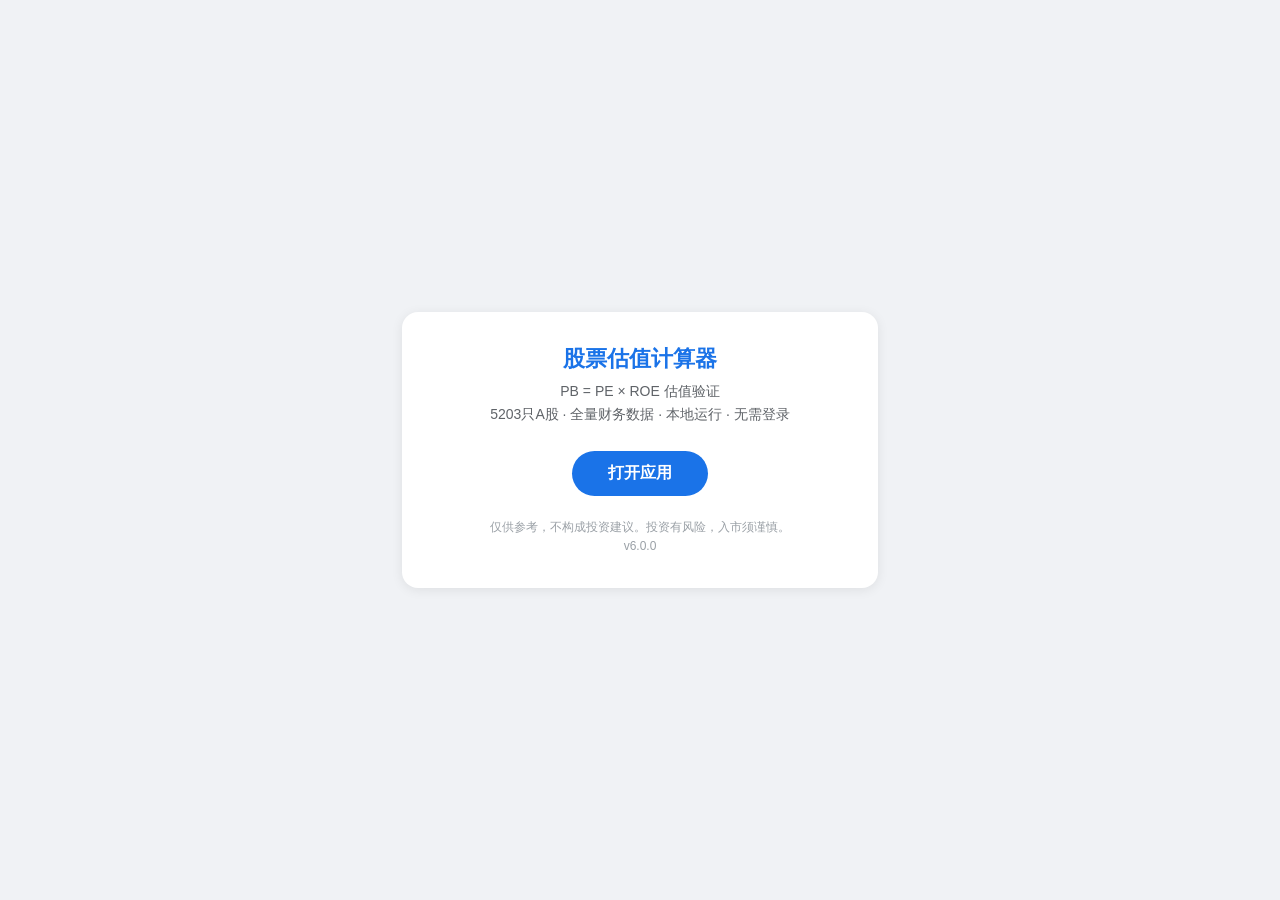
<file: index.html>
<!DOCTYPE html>
<html lang="zh-CN">
<head>
<meta charset="UTF-8">
<meta name="viewport" content="width=device-width, initial-scale=1.0">
<title>股票估值计算器 - PB=PE×ROE A股估值工具</title>
<meta name="description" content="PB=PE×ROE A股估值验证工具，5203只A股全量财务数据，本地运行、无需登录。">
<script src="assets/js/common.js?v=6.0.3"></script>
<style>
body { font-family: -apple-system, BlinkMacSystemFont, "Segoe UI", "PingFang SC", "Microsoft YaHei", sans-serif;
  background: #f0f2f5; color: #202124; margin: 0; min-height: 100vh; display: flex; align-items: center; justify-content: center; }
.card { background: #fff; border-radius: 16px; box-shadow: 0 2px 12px rgba(0,0,0,.08); padding: 32px 28px; max-width: 420px; width: 90%; text-align: center; }
h1 { font-size: 22px; color: #1a73e8; margin: 0 0 6px; }
p.desc { font-size: 14px; color: #5f6368; margin: 0 0 24px; line-height: 1.7; }
.open-btn { display: inline-block; background: #1a73e8; color: #fff; text-decoration: none; font-size: 16px; font-weight: 600;
  padding: 12px 36px; border-radius: 24px; transition: opacity .2s; }
.open-btn:hover { opacity: .88; }
.foot { margin-top: 22px; font-size: 12px; color: #9aa0a6; line-height: 1.6; }
</style>
</head>
<body>
<div class="card">
  <h1>股票估值计算器</h1>
  <p class="desc">PB = PE × ROE 估值验证<br>5203只A股 · 全量财务数据 · 本地运行 · 无需登录</p>
  <a class="open-btn" href="./PB_PE_ROE_calc.html">打开应用</a>
  <div class="foot">仅供参考，不构成投资建议。投资有风险，入市须谨慎。<br>v6.0.0</div>
</div>
</body>
</html>
</file>
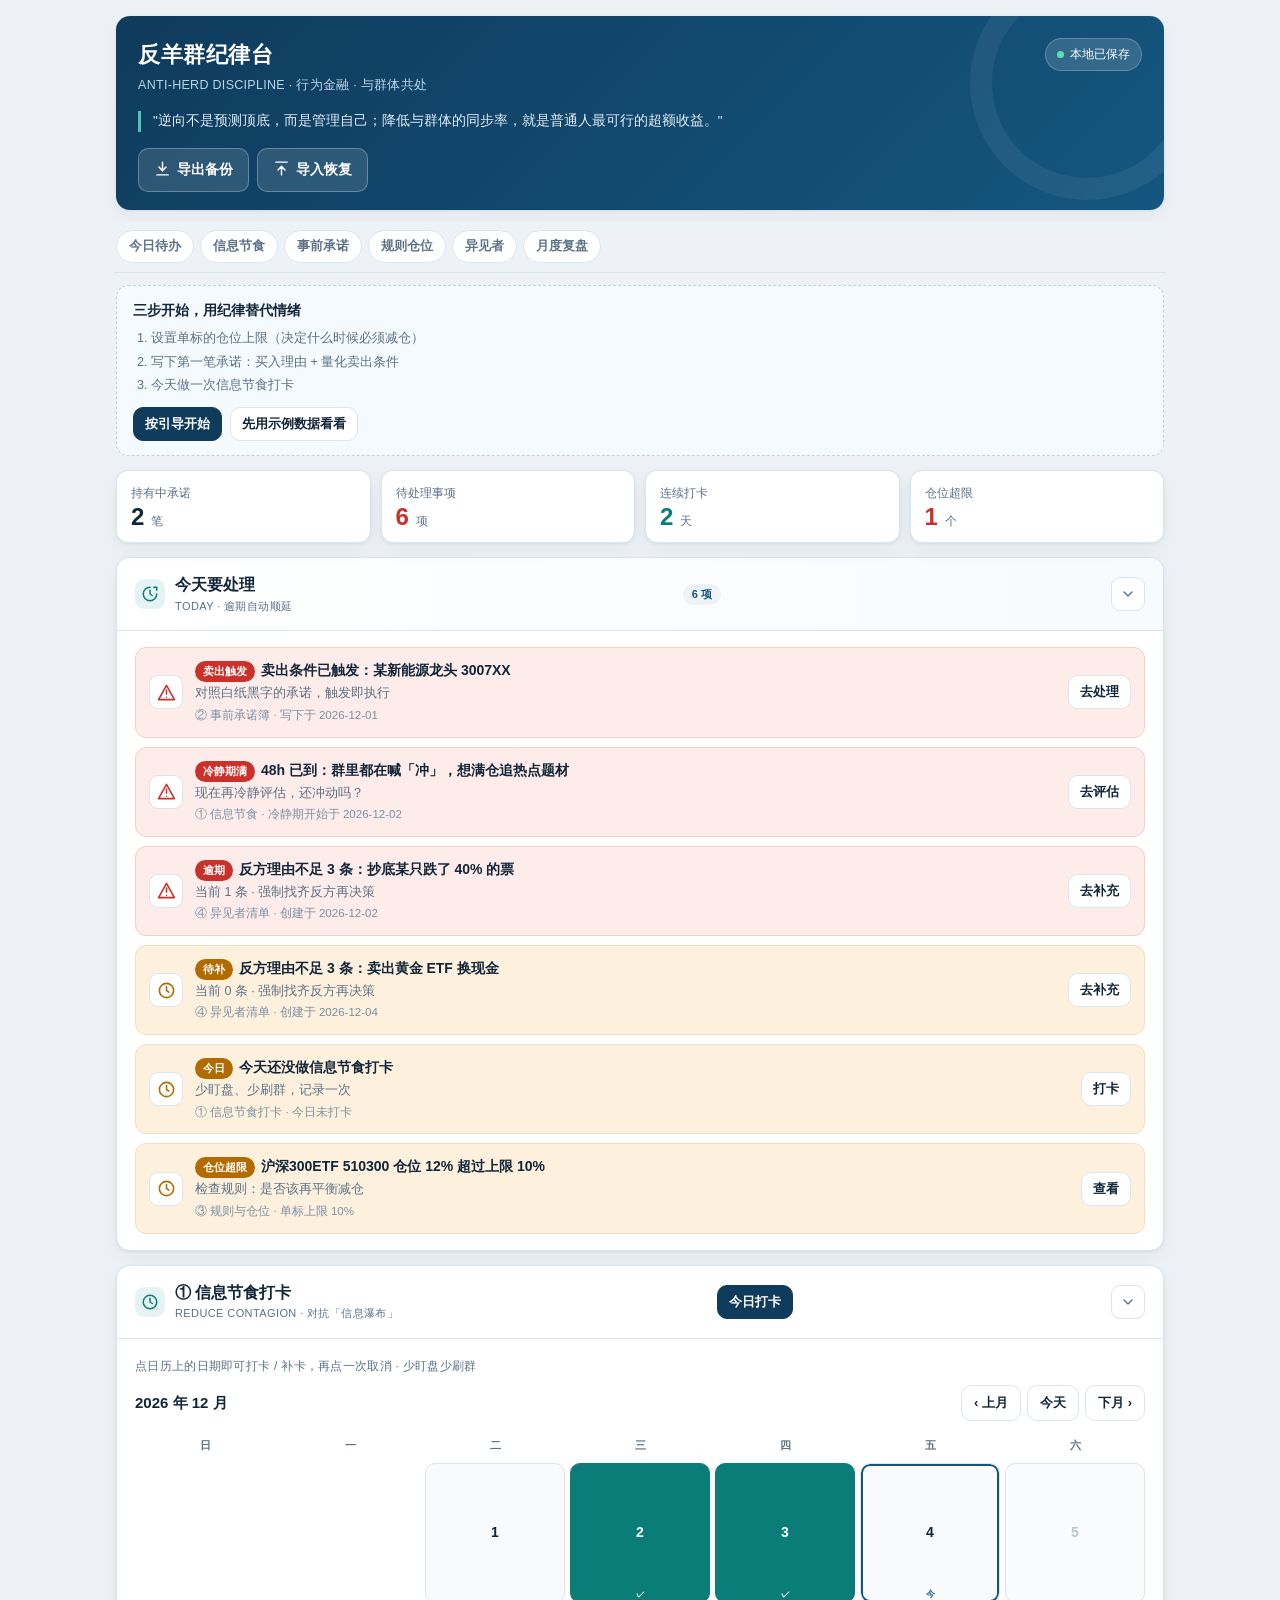
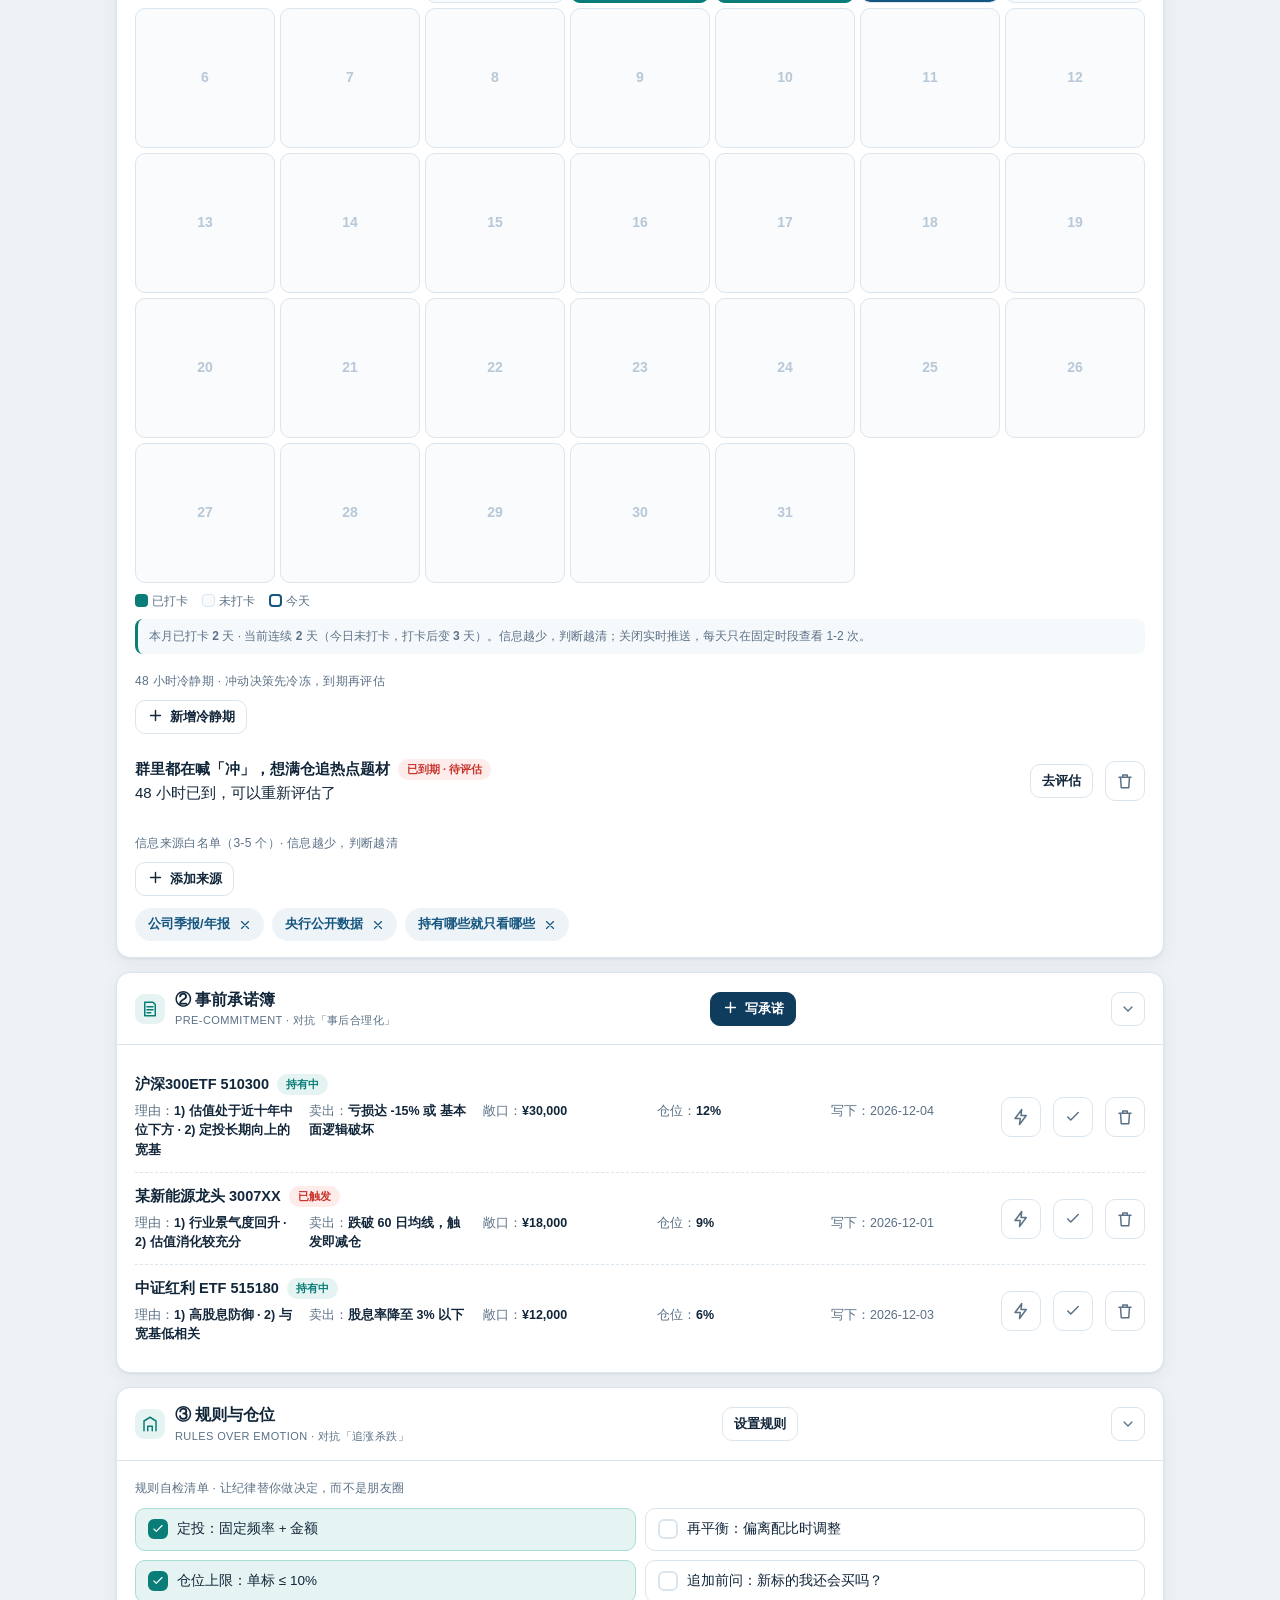
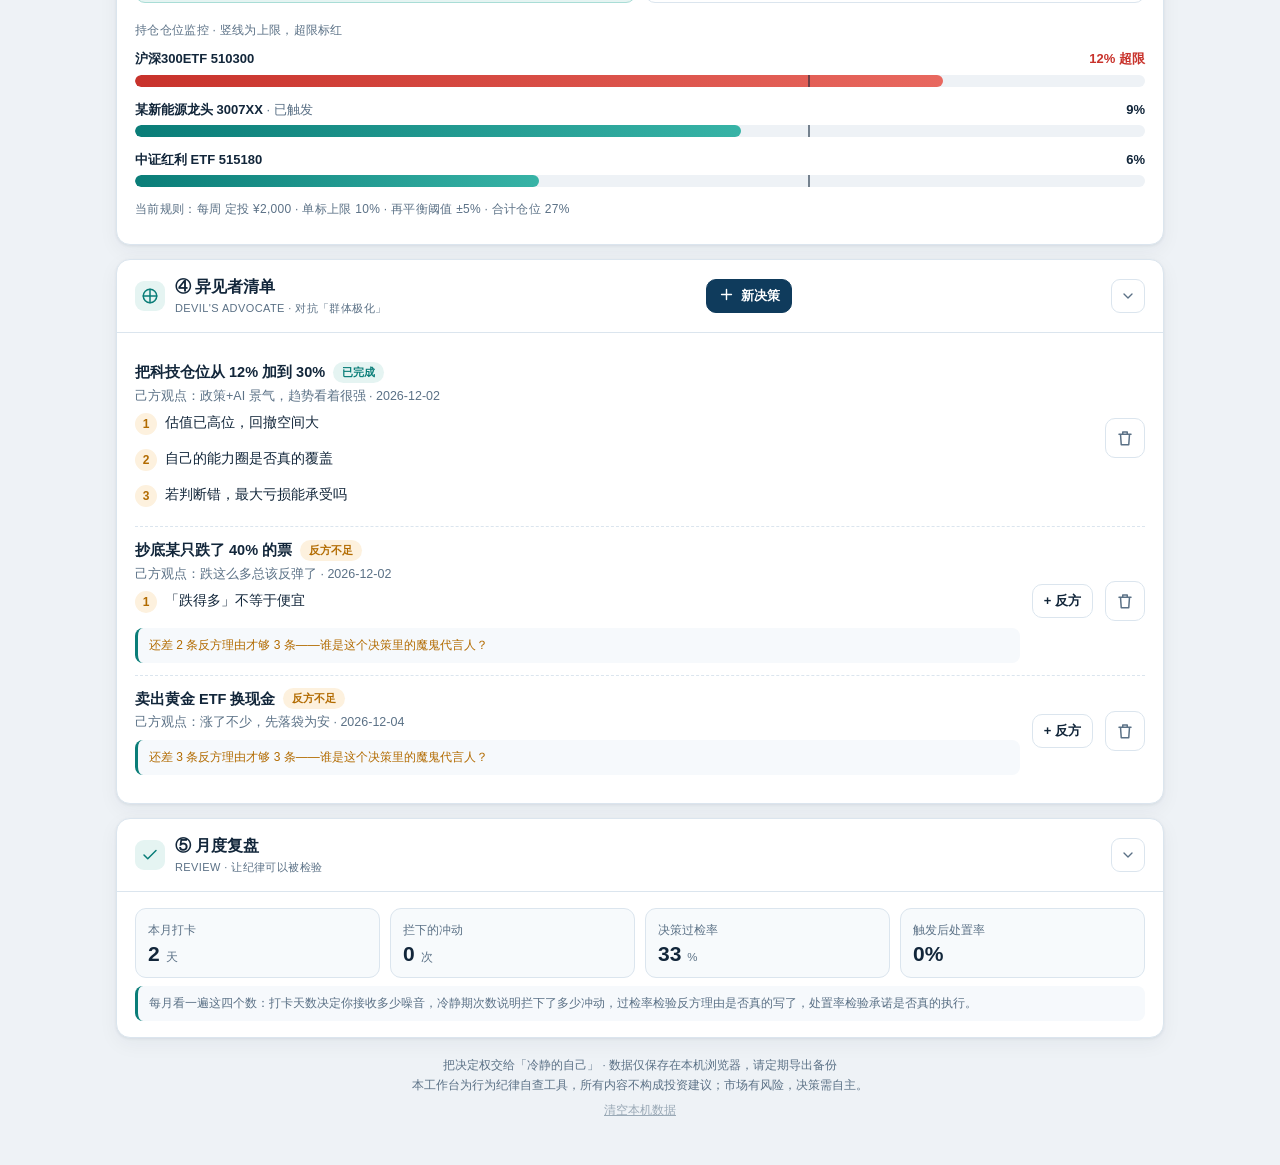
<file: antiherd.html>
<!DOCTYPE html>
<!--pnid:Xp8x59j8QCXiVgx7daxec4--><!-- 个人数字工作台 · 反羊群纪律台 · 全内联单文件 · 数据本地存储 -->
<html data-page-node-id="DQ20MfGxBGZSGfWxf5JeuO" lang="zh-CN">
<head data-page-node-id="lQ4GJ1WEEBO4q73BYKM0lq">
<meta data-page-node-id="SsqumA8hGays3jhwpm0kVB" charset="UTF-8">
<meta data-page-node-id="JxlrYBpXkQwdsezL5SAo16" content="width=device-width, initial-scale=1.0, viewport-fit=cover" name="viewport">
<meta data-page-node-id="9RQFxzuonNOrOSp84BRROg" content="#0f3b5c" name="theme-color">
<title data-page-node-id="RFOJsf6Mpe8Wha1oMTW7gN" data-pnid-children="uGi4VmPDDBi9e2iY8gf2Da">反羊群纪律台</title>
<style data-page-node-id="w4OMk6K8m58rJRky2EDdTm" data-pnid-children="dJR8rQfVcZRbS0KQ3ghewy">
  :root{
    --bg:#eef2f6; --card:#ffffff; --ink:#12263a; --sub:#5b7186; --line:#dbe5ee;
    --brand:#0f3b5c; --brand2:#14567f; --teal:#0a7d78; --teal-soft:#e5f4f2;
    --red:#c8322b; --red-soft:#fdecea; --amber:#b26b00; --amber-soft:#fdf1de;
    --green:#137a4c; --green-soft:#e6f4ec; --shadow:0 1px 3px rgba(16,42,67,.07),0 6px 20px rgba(16,42,67,.05);
    --r:14px;
  }
  *{box-sizing:border-box;-webkit-tap-highlight-color:transparent}
  html,body{margin:0;padding:0}
  body{
    font-family:-apple-system,BlinkMacSystemFont,"Segoe UI",Roboto,"PingFang SC","Microsoft YaHei",sans-serif;
    background:var(--bg);color:var(--ink);font-size:15px;line-height:1.55;
    padding-bottom:calc(24px + env(safe-area-inset-bottom));
  }
  .wrap{max-width:1080px;margin:0 auto;padding:16px}
  /* header */
  header{background:linear-gradient(135deg,#0f3b5c,#14567f);color:#fff;border-radius:var(--r);padding:22px 22px 18px;box-shadow:var(--shadow);position:relative;overflow:hidden}
  header::after{content:"";position:absolute;right:-40px;top:-50px;width:190px;height:190px;border:22px solid rgba(255,255,255,.06);border-radius:50%}
  .h-top{display:flex;align-items:flex-start;justify-content:space-between;gap:12px;position:relative;z-index:1}
  .h-title{font-size:22px;font-weight:700;letter-spacing:.5px;margin:0}
  .h-sub{font-size:12.5px;color:#bcd6e8;margin-top:4px;letter-spacing:.3px}
  .sync{display:inline-flex;align-items:center;gap:6px;background:rgba(255,255,255,.14);border:1px solid rgba(255,255,255,.22);padding:6px 11px;border-radius:999px;font-size:12px;white-space:nowrap}
  .sync .dot{width:7px;height:7px;border-radius:50%;background:#5ce0b0}
  .quote{margin:16px 0 0;font-size:13.5px;color:#e3eef7;border-left:3px solid #4fc3b8;padding-left:12px;position:relative;z-index:1}
  .toolbar{display:flex;flex-wrap:wrap;gap:8px;margin-top:16px;position:relative;z-index:1}
  .btn{display:inline-flex;align-items:center;justify-content:center;gap:6px;min-height:44px;padding:0 15px;border-radius:10px;border:1px solid var(--line);background:var(--card);color:var(--ink);font-size:14px;font-weight:600;cursor:pointer;transition:.15s;font-family:inherit}
  .btn:hover{border-color:var(--brand2);color:var(--brand2)}
  .btn svg{width:17px;height:17px;flex:none}
  .btn.ghost{background:rgba(255,255,255,.12);border-color:rgba(255,255,255,.28);color:#fff}
  .btn.ghost:hover{background:rgba(255,255,255,.2)}
  .btn.primary{background:var(--brand);border-color:var(--brand);color:#fff}
  .btn.primary:hover{background:var(--brand2);color:#fff}
  .btn.tiny{min-height:34px;padding:0 11px;font-size:13px}
  .btn.danger{color:var(--red);border-color:#f0c4c0}
  .btn.danger:hover{background:var(--red-soft)}
  /* stats */
  .stats{display:grid;grid-template-columns:repeat(4,1fr);gap:10px;margin-top:14px}
  .stat{background:var(--card);border-radius:12px;padding:13px 14px;box-shadow:var(--shadow);border:1px solid var(--line)}
  .stat .k{font-size:12px;color:var(--sub)}
  .stat .v{font-size:24px;font-weight:750;margin-top:3px;line-height:1}
  .stat .u{font-size:12px;color:var(--sub);font-weight:500}
  /* section cards */
  .card{background:var(--card);border-radius:var(--r);box-shadow:var(--shadow);border:1px solid var(--line);margin-top:14px;overflow:hidden}
  .card-h{display:flex;align-items:center;justify-content:space-between;gap:10px;padding:15px 18px;border-bottom:1px solid var(--line)}
  .card-t{display:flex;align-items:center;gap:10px;font-size:16px;font-weight:700}
  .card-t .ic{width:30px;height:30px;border-radius:9px;display:grid;place-items:center;background:var(--teal-soft);color:var(--teal)}
  .card-t .ic svg{width:18px;height:18px}
  .card-t .en{font-size:11px;color:var(--sub);font-weight:500;letter-spacing:.4px}
  .card-b{padding:16px 18px}
  /* today */
  .today .card-h{background:linear-gradient(90deg,#fff,#f7fbfd)}
  .alert{display:flex;align-items:center;gap:12px;padding:12px 13px;border-radius:11px;border:1px solid var(--line);margin-bottom:9px;background:#fff}
  .alert:last-child{margin-bottom:0}
  .alert.red{background:var(--red-soft);border-color:#f3cfcc}
  .alert.amber{background:var(--amber-soft);border-color:#f2dfbd}
  .alert .a-ic{width:34px;height:34px;border-radius:9px;display:grid;place-items:center;flex:none;background:#fff;border:1px solid var(--line)}
  .alert.red .a-ic{color:var(--red)} .alert.amber .a-ic{color:var(--amber)}
  .alert .a-ic svg{width:19px;height:19px}
  .alert .a-main{flex:1;min-width:0}
  .alert .a-t{font-weight:650;font-size:14px}
  .alert .a-d{font-size:12.5px;color:var(--sub);margin-top:2px}
  .alert .a-src{font-size:11.5px;color:#7b8fa3;margin-top:3px}
  .flash{animation:flash 1.8s ease}
  @keyframes flash{0%,100%{box-shadow:none}18%,62%{box-shadow:0 0 0 3px rgba(10,125,120,.35);border-radius:10px}}
  .tag{display:inline-block;font-size:11px;font-weight:700;padding:2px 8px;border-radius:999px;margin-right:6px}
  .tag.red{background:var(--red);color:#fff} .tag.amber{background:var(--amber);color:#fff} .tag.teal{background:var(--teal);color:#fff}
  .empty{text-align:center;color:var(--sub);padding:22px 10px;font-size:13.5px}
  .empty svg{width:34px;height:34px;color:#b8c8d6;display:block;margin:0 auto 8px}
  /* list rows */
  .row{display:flex;align-items:center;gap:12px;padding:12px 0;border-bottom:1px dashed var(--line)}
  .row:last-child{border-bottom:none}
  .row-main{flex:1;min-width:0}
  .row-t{font-weight:650;font-size:14.5px;display:flex;align-items:center;gap:8px;flex-wrap:wrap}
  .row-s{font-size:12.5px;color:var(--sub);margin-top:3px}
  .pill{font-size:11px;font-weight:700;padding:2px 9px;border-radius:999px;background:#eef3f8;color:var(--brand2)}
  .pill.hold{background:var(--teal-soft);color:var(--teal)}
  .pill.exit{background:#eef1f4;color:#71808e}
  .pill.trig{background:var(--red-soft);color:var(--red)}
  .pill.draft{background:var(--amber-soft);color:var(--amber)}
  .kv{display:grid;grid-template-columns:repeat(auto-fit,minmax(130px,1fr));gap:8px 16px;margin-top:6px}
  .kv div{font-size:12.5px;color:var(--sub)}
  .kv b{color:var(--ink);font-weight:650}
  .icon-btn{width:40px;height:40px;border-radius:10px;border:1px solid var(--line);background:#fff;color:var(--sub);display:grid;place-items:center;cursor:pointer;flex:none}
  .icon-btn:hover{color:var(--red);border-color:#f0c4c0;background:var(--red-soft)}
  .icon-btn svg{width:18px;height:18px}
  /* forms */
  .form{display:none;gap:10px;flex-wrap:wrap;padding:14px;background:#f6f9fc;border:1px dashed var(--line);border-radius:12px;margin-bottom:14px}
  .form.open{display:flex}
  .field{display:flex;flex-direction:column;gap:4px;flex:1 1 150px;min-width:0}
  .field.lg{flex-basis:100%}
  .field label{font-size:12px;color:var(--sub);font-weight:600}
  input,select,textarea{
    font-family:inherit;font-size:16px;color:var(--ink);background:#fff;
    border:1px solid var(--line);border-radius:9px;padding:9px 11px;width:100%;min-height:44px;outline:none
  }
  textarea{min-height:64px;resize:vertical;line-height:1.5}
  input:focus,select:focus,textarea:focus{border-color:var(--teal);box-shadow:0 0 0 3px rgba(10,125,120,.12)}
  /* bar chart */
  .bar-item{margin-bottom:13px}
  .bar-item:last-child{margin-bottom:0}
  .bar-top{display:flex;justify-content:space-between;font-size:13px;margin-bottom:5px}
  .bar-top .nm{font-weight:600}
  .bar-track{height:12px;background:#eef2f6;border-radius:99px;overflow:hidden;position:relative}
  .bar-fill{height:100%;border-radius:99px;background:linear-gradient(90deg,#0a7d78,#37b3a6);transition:width .4s}
  .bar-fill.over{background:linear-gradient(90deg,#c8322b,#e8685f)}
  .cap-line{position:absolute;top:-3px;bottom:-3px;width:2px;background:var(--ink);opacity:.55}
  /* heat */
  .heat{display:flex;gap:6px;flex-wrap:wrap}
  .heat .cell{width:30px;text-align:center}
  .heat .box{width:30px;height:30px;border-radius:8px;background:#e8eef4;display:grid;place-items:center;font-size:11px;color:var(--sub)}
  .heat .box.on{background:var(--teal);color:#fff;font-weight:700}
  .heat .box.miss{background:var(--red-soft);color:var(--red);border:1px solid #f3cfcc}
  .heat .lab{font-size:10px;color:var(--sub);margin-top:3px}
  /* calendar */
  .cal-head{display:flex;align-items:center;justify-content:space-between;gap:8px;margin-bottom:12px;flex-wrap:wrap}
  .cal-title{font-weight:700;font-size:15px}
  .cal-nav{display:flex;gap:6px}
  .cal-nav .btn{min-height:36px;padding:0 12px}
  .cal-week,.cal-grid{display:grid;grid-template-columns:repeat(7,1fr);gap:5px}
  .cal-week{margin-bottom:5px}
  .cal-week div{text-align:center;font-size:11px;color:var(--sub);padding:4px 0;font-weight:600}
  .cal-cell{position:relative;aspect-ratio:1/1;min-height:42px;border-radius:10px;border:1px solid var(--line);background:#f8fafc;display:flex;align-items:center;justify-content:center;font-size:14px;color:var(--ink);cursor:pointer;user-select:none;transition:.12s;font-weight:600}
  .cal-cell:hover{transform:translateY(-1px);border-color:var(--teal)}
  .cal-cell.empty{background:transparent;border-color:transparent;cursor:default;pointer-events:none}
  .cal-cell.future{color:#b8c8d6;background:#fafbfd;cursor:not-allowed}
  .cal-cell.done{background:var(--teal);border-color:var(--teal);color:#fff}
  .cal-cell.done:hover{background:#096b66}
  .cal-cell.today{box-shadow:0 0 0 2px var(--brand2) inset}
  .cal-cell .mk{position:absolute;bottom:3px;font-size:9px;line-height:1;opacity:.9}
  .cal-cell.done .mk{color:#fff}
  .cal-cell.today .mk{color:var(--brand2)}
  .cal-legend{display:flex;gap:14px;flex-wrap:wrap;font-size:11.5px;color:var(--sub);margin-top:10px}
  .cal-legend i{display:inline-block;width:13px;height:13px;border-radius:4px;vertical-align:-2px;margin-right:4px}
  /* checks */
  .checkgrid{display:grid;grid-template-columns:repeat(2,1fr);gap:9px}
  .chk{display:flex;align-items:center;gap:9px;padding:10px 12px;border:1px solid var(--line);border-radius:10px;font-size:13.5px;cursor:pointer;user-select:none}
  .chk.on{background:var(--teal-soft);border-color:#a9ddd6}
  .chk .box{width:20px;height:20px;border-radius:6px;border:2px solid var(--line);flex:none;display:grid;place-items:center}
  .chk.on .box{background:var(--teal);border-color:var(--teal)}
  .chk.on .box svg{color:#fff}
  .chk .box svg{width:14px;height:14px;color:transparent}
  /* whitelist chips */
  .chips{display:flex;flex-wrap:wrap;gap:8px}
  .chip{display:inline-flex;align-items:center;gap:6px;background:#eef3f8;color:var(--brand2);border-radius:999px;padding:6px 10px 6px 13px;font-size:13px;font-weight:600}
  .chip button{border:none;background:transparent;color:var(--brand2);cursor:pointer;width:18px;height:18px;display:grid;place-items:center;padding:0}
  .chip button svg{width:14px;height:14px}
  /* counter list */
  .counter{display:flex;gap:8px;align-items:flex-start;padding:7px 0;font-size:13.5px}
  .counter .n{width:22px;height:22px;border-radius:50%;background:var(--amber-soft);color:var(--amber);font-weight:700;font-size:12px;display:grid;place-items:center;flex:none}
  .note{font-size:12px;color:var(--sub);background:#f6f9fc;border-radius:8px;padding:8px 11px;margin-top:8px;border-left:3px solid var(--teal)}
  /* footer */
  .foot{text-align:center;color:var(--sub);font-size:11.5px;padding:18px 8px 4px;line-height:1.7}
  .link-danger{background:none;border:none;padding:0;margin-top:8px;color:#9aa9b6;font-size:11.5px;text-decoration:underline;cursor:pointer;font-family:inherit}
  .link-danger:hover{color:var(--red)}
  /* toast / modal */
  #toast{position:fixed;left:50%;bottom:30px;transform:translateX(-50%) translateY(20px);background:#12263a;color:#fff;padding:11px 20px;border-radius:999px;font-size:13.5px;opacity:0;pointer-events:none;transition:.25s;z-index:99;box-shadow:0 8px 24px rgba(0,0,0,.2)}
  #toast.show{opacity:1;transform:translateX(-50%) translateY(0)}
  .mask{position:fixed;inset:0;background:rgba(10,25,40,.55);display:none;align-items:center;justify-content:center;padding:20px;z-index:100}
  .mask.open{display:flex}
  .modal{background:#fff;border-radius:16px;padding:22px;max-width:400px;width:100%;box-shadow:0 20px 60px rgba(0,0,0,.3)}
  .modal h3{margin:0 0 8px;font-size:17px}
  .modal p{margin:0 0 18px;color:var(--sub);font-size:13.5px}
  .modal .acts{display:flex;gap:9px;justify-content:flex-end}
  .sec-line{font-size:12px;color:var(--sub);letter-spacing:.3px;margin:2px 0 10px}
  /* 顶部锚点导航 */
  html{scroll-behavior:smooth}
  .subnav{position:sticky;top:0;z-index:30;display:flex;gap:6px;overflow-x:auto;background:rgba(238,242,246,.95);backdrop-filter:blur(8px);padding:8px 2px;margin:12px -2px 0;border-bottom:1px solid var(--line);scrollbar-width:none}
  .subnav::-webkit-scrollbar{display:none}
  .subnav a{flex:none;font-size:12.5px;font-weight:600;color:var(--sub);text-decoration:none;background:#fff;border:1px solid var(--line);border-radius:999px;padding:6px 12px;white-space:nowrap}
  .subnav a:hover{color:var(--brand2);border-color:#b9d2e4;background:#f2f8fc}
  .card{scroll-margin-top:58px}
  .col-btn{width:34px;height:34px;flex:none;border-radius:9px;border:1px solid var(--line);background:#fff;color:var(--sub);display:grid;place-items:center;cursor:pointer;transition:.15s}
  .col-btn:hover{color:var(--brand2);border-color:#b9d2e4}
  .col-btn svg{width:16px;height:16px;transition:transform .2s}
  .card.collapsed .col-btn svg{transform:rotate(-90deg)}
  .card.collapsed .card-b{display:none}
  /* 月度复盘 */
  .review{display:grid;grid-template-columns:repeat(4,1fr);gap:10px}
  .rv{background:#f7fafc;border:1px solid var(--line);border-radius:11px;padding:12px}
  .rv .k{font-size:12px;color:var(--sub)}
  .rv .v{font-size:21px;font-weight:750;margin-top:3px;line-height:1.1}
  .rv .u{font-size:11.5px;color:var(--sub);font-weight:500}
  /* 首次引导 */
  .onboard{display:none;border:1px dashed #b9d2e4;background:#f4fafd;border-radius:12px;padding:14px 16px;margin-top:12px}
  .onboard.show{display:block}
  .onboard h4{margin:0 0 6px;font-size:14px}
  .onboard ol{margin:0 0 10px 18px;padding:0;color:var(--sub);font-size:12.5px;line-height:1.85}
  .onboard .acts{display:flex;gap:8px;flex-wrap:wrap}
  @media(max-width:820px){.stats{grid-template-columns:repeat(2,1fr)}}
  @media(max-width:560px){
    .review{grid-template-columns:repeat(2,1fr)}
    .rv .v{font-size:18px}
    .wrap{padding:11px}
    header{padding:18px 16px}
    .h-title{font-size:19px}
    .stats{gap:8px}
    .stat .v{font-size:20px}
    .card-b{padding:14px}
    .card-h{padding:13px 14px}
    .checkgrid{grid-template-columns:1fr}
    .field{flex-basis:100%}
    .toolbar .btn{flex:1 1 45%}
    .cal-grid,.cal-week{gap:4px}
    .cal-cell{aspect-ratio:auto;min-height:36px;font-size:13px;border-radius:8px}
    .cal-cell .mk{font-size:8px;bottom:1px}
  }
</style>
</head>
<body data-page-node-id="0Cews15hGqHFfszJccoERk">
<div data-page-node-id="mXdnyWFFMEmc8imHDJUfIh" class="wrap">

  <header data-page-node-id="HHBcMfAeRcsXRBJlimPGlY">
    <div data-page-node-id="y808w1boIvDv2m4rTvRbkf" class="h-top">
      <div data-page-node-id="z5zc33Xh7mqMnFKlGJXSB5">
        <h1 data-page-node-id="FUsVEWldNKDgWCkBuegvVo" class="h-title"><!--pnid:4x5FBiwJJ3uIN7vHc3GxlL-->反羊群纪律台</h1>
        <div data-page-node-id="ZMLzR40vBmyFsDquhvadqP" class="h-sub"><!--pnid:A3nff95fyeI8sK8KMHXZS6-->ANTI-HERD DISCIPLINE · 行为金融 · 与群体共处</div>
      </div>
      <div data-page-node-id="GxEpcW2dKY2SUeaYOZLgXW" class="sync"><span data-page-node-id="K4dEEQar05yKBV9OUQxvxK" class="dot"></span><span data-page-node-id="bhGJXzxSL4cODhUcFryARG" id="syncText"><!--pnid:MBQh9agHJar4T1ahG46XeO-->本地已保存</span></div>
    </div>
    <p data-page-node-id="JD5HukYzFoH6OPstf2PtVD" class="quote"><!--pnid:SDQv9e2Nwlu6GfBqqu4y3M-->"逆向不是预测顶底，而是管理自己；降低与群体的同步率，就是普通人最可行的超额收益。"</p>
    <div data-page-node-id="fZrHkxzJvU5VUzgh8WYvZF" class="toolbar">
      <button data-page-node-id="jC90MulHSsMtyKl382eSbA" class="btn ghost" onclick="exportJSON()"><span data-page-node-id="1ryZJU2ofwEOwYVAYkPdOv" id="ic_dl"></span><!--pnid:DYfRoLhXf9oeJUaHlxR8bs-->导出备份</button>
      <button data-page-node-id="fOhFMrtckxbFxsUGY0ZTBf" class="btn ghost" onclick="document.getElementById('importFile').click()"><span data-page-node-id="kZrW0y6Rpwj07kePZ4oiLM" id="ic_ul"></span><!--pnid:HUchI7IDqcCXa5IyHPiBPl-->导入恢复</button>
      <input data-page-node-id="emH1nf97veLScORRIw5uHp" accept="application/json,.json" id="importFile" onchange="importJSON(event)" type="file" style="display:none">
    </div>
  </header>

  <nav class="subnav" aria-label="区块导航">
    <a href="#sec-today">今日待办</a><a href="#sec-diet">信息节食</a><a href="#sec-commit">事前承诺</a><a href="#sec-rule">规则仓位</a><a href="#sec-obj">异见者</a><a href="#sec-review">月度复盘</a>
  </nav>

  <div class="onboard" id="onboard">
    <h4>三步开始，用纪律替代情绪</h4>
    <ol>
      <li>设置单标的仓位上限（决定什么时候必须减仓）</li>
      <li>写下第一笔承诺：买入理由 + 量化卖出条件</li>
      <li>今天做一次信息节食打卡</li>
    </ol>
    <div class="acts">
      <button class="btn primary tiny" onclick="startOnboard()">按引导开始</button>
      <button class="btn tiny" onclick="dismissOnboard()">先用示例数据看看</button>
    </div>
  </div>

  <div data-page-node-id="IcNafSwcOM7GGEPnNekDEg" class="stats" id="stats"></div>

  <!--pnid:aKR4BOOc6yYNnsuvqWhhsF--><!-- 今天要处理 -->
  <section data-page-node-id="wNjW7UaWpWGjL5KqtPvnpr" class="card today">
    <div data-page-node-id="FsjcapH9TM8PLtPvrSSFOy" class="card-h">
      <div data-page-node-id="lWIefQ2bNL3J9aFo0xekkC" class="card-t"><span data-page-node-id="pY4mHyw8yQB3vvnIAhnQsb" class="ic" id="ic_today"></span><div data-page-node-id="531UGcQ892LJNfJdHmcJiE"><!--pnid:tpKJtK6Kj3f6q1xWiGrA68-->今天要处理<div data-page-node-id="a8y19oKAzLhgS7IcUa37g8" class="en"><!--pnid:Ai6lVheOb1bl173B8isXT1-->TODAY · 逾期自动顺延</div></div></div>
      <span data-page-node-id="dLZuvSxlcfYapcjZvrtwPc" class="pill" id="alertCount"><!--pnid:aCQiEkTmJPMmzejt0gBbxD-->0 项</span>
    </div>
    <div data-page-node-id="bZJvkIj4ewCglHk3hiIIlG" class="card-b" id="todayBox"></div>
  </section>

  <!--pnid:9e7KQAVCNC22Hvpfr6baah--><!-- 一：信息节食打卡 -->
  <section data-page-node-id="Rx5PeBnrxjjgEzVBdYUgML" class="card">
    <div data-page-node-id="nQPNXL220MqV4qcHafYoQM" class="card-h">
      <div data-page-node-id="RC9T3CRTQ4ng2jXnLWKfOE" class="card-t"><span data-page-node-id="0Xu0ikRIjnDadBMDw9yP0c" class="ic" id="ic_diet"></span><div data-page-node-id="EfP4pXkIvyF2fulfpGBd52"><!--pnid:QsMtG0RA6joBmuOHgkMs6B-->① 信息节食打卡<div data-page-node-id="ocYi3sIzSlLzEgs5VB561Q" class="en"><!--pnid:2szoujwnznCl9N7RNvqWlk-->REDUCE CONTAGION · 对抗「信息瀑布」</div></div></div>
      <button data-page-node-id="bMCcBIfihUHwZpWPxVgv7N" class="btn primary tiny" id="checkinBtn" onclick="toggleCheckin()"><!--pnid:GVFMNk3RrzD2FI2cP4lUdZ-->今日打卡</button>
    </div>
    <div data-page-node-id="aqhC0e0cksr5UxUkm7gXkL" class="card-b">
      <div data-page-node-id="wCCymwRRus01EjkIMTA1Lg" class="sec-line"><!--pnid:DqUpF2ZSokyEuDhwssLp64-->点日历上的日期即可打卡 / 补卡，再点一次取消 · 少盯盘少刷群</div>
      <div data-page-node-id="HktJ3V9zuQVuQOSnwOJGaP" class="cal-head">
        <div data-page-node-id="vt9R8B8MoZRtM0cQZZZ3DU" class="cal-title" id="calTitle"></div>
        <div data-page-node-id="qgOwvfspmmxKr1WjhIGHgh" class="cal-nav">
          <button data-page-node-id="AIUEsOvhuJbS0cjteuteD7" class="btn tiny" onclick="calMove(-1)"><!--pnid:XsN3h9PqsHtRX8atj9zzyW-->‹ 上月</button>
          <button data-page-node-id="Rbuai5WnqPaFn4Zx872XaJ" class="btn tiny" onclick="calToday()"><!--pnid:guPH5mPTXbdimSwz6oFFk6-->今天</button>
          <button data-page-node-id="ZHC2dIMGqRpaM3vhUzLMJL" class="btn tiny" onclick="calMove(1)"><!--pnid:y4Le0sUja8GvLzLKeC4QEP-->下月 ›</button>
        </div>
      </div>
      <div data-page-node-id="178ntR9iPNZHX5xetdAYdw" class="cal-week"><div data-page-node-id="vmacICZhqkXKGMDprCuIP0"><!--pnid:QiU5Ss2Thl45drtoC9Vt9M-->日</div><div data-page-node-id="RPybSR03uTwPOIVNq1d80E"><!--pnid:Faa6M5UibUrRedRSFz5E0S-->一</div><div data-page-node-id="EvFjBVn1I6bo8UQD8E0Cd9"><!--pnid:5vnPSvi6c9hq0FvoCtK0Jr-->二</div><div data-page-node-id="13navqx2BLo6rXNCVrTtl8"><!--pnid:FAFzkmpHTo5Jc7AH1JKFyn-->三</div><div data-page-node-id="rolgqIQU53Q2TEdzZYPYyr"><!--pnid:NvyxEDzx3QhVDpg33bjq70-->四</div><div data-page-node-id="CPBzP2s4vj85pTO0yHNGQD"><!--pnid:X8KQO7g54DQb73AiRtdbHO-->五</div><div data-page-node-id="Fs2qhz1yYi1fB5dHXGxubn"><!--pnid:ndjDJph2phIkTUTNpouYdz-->六</div></div>
      <div data-page-node-id="C6LHBi8EueoE4b33N4k0Q8" class="cal-grid" id="calGrid"></div>
      <div data-page-node-id="Ex35M4g1XZzsNUHJGUJiAk" class="cal-legend">
        <span data-page-node-id="dcnv5VYcbeSLeGMc33In3y"><i data-page-node-id="BHOUgVbjh9i4HX3KnuEGvz" style="background:var(--teal)"></i><!--pnid:ncYQpIZAFhibMhZs0bbkJu-->已打卡</span>
        <span data-page-node-id="QodEwD97n2PyGNv5sY858J"><i data-page-node-id="rkGVjqmVxAeOvF5LRM8g5u" style="background:#f8fafc; border:1px solid var(--line)"></i><!--pnid:KyV7zmF6Ppi9oWdSOUhfn4-->未打卡</span>
        <span data-page-node-id="hCAyzefj3ch8QbVIxLuHbp"><i data-page-node-id="u3dCgZhorbSOv8wlErxCLt" style="background:#fff; box-shadow:0 0 0 2px var(--brand2) inset"></i><!--pnid:pg1JdmVo6ISscguyk2wJJi-->今天</span>
      </div>
      <div data-page-node-id="XFNqvjM0RMil9iUBjNvHzK" class="note" id="streakNote"></div>
      <div data-page-node-id="pQl8CDXe4j1wGcCJ28gk1H" class="sec-line" style="margin-top:18px"><!--pnid:zf3b2yvfPANyeQl924skKJ-->48 小时冷静期 · 冲动决策先冷冻，到期再评估</div>
      <div data-page-node-id="FxFMMpX6vIph0WhJgNtFTc" class="form" id="formCool">
        <div data-page-node-id="LvXF0doXy0UCucMnpw6aIV" class="field lg"><label data-page-node-id="7HgDgCRA3wlcT9JYnWi8hI"><!--pnid:XyWlVqCTUhGGZVuVviTEzQ-->想做的冲动决策</label><input data-page-node-id="QPw5DyBcymNHn2gKGTm54P" id="k_title" placeholder="如：群里都在喊冲，想满仓追这只票"></div>
        <div data-page-node-id="PhYHy4q0RbdV0kTgl2MOXE" class="field lg" style="flex-direction:row; gap:9px">
          <button data-page-node-id="nC2lT0SbtVyoGpu24Nic1v" class="btn primary" onclick="addCooling()"><!--pnid:ltwKNzjGewvzHvLWIWn82W-->开始 48h 冷静</button>
          <button data-page-node-id="HXteQwrroAgn2xEGt2BkKk" class="btn" onclick="toggleForm('formCool')"><!--pnid:SPEyWs3JBlIfPs5BPi2Vxp-->取消</button>
        </div>
      </div>
      <button data-page-node-id="EAbAHYeKbmL46suZEWMd8A" class="btn tiny" id="addCoolBtn" onclick="toggleForm('formCool')" style="margin-bottom:12px"><span data-page-node-id="aZhtzIeLcrGjHLzLTNcVUm" id="ic_plus2"></span><!--pnid:nR9yRSUugu43b9z6qyblVf-->新增冷静期</button>
      <div data-page-node-id="O6dV06hsgLqcFcp9VOl3qR" id="coolList"></div>
      <div data-page-node-id="LdRlQdAiatGtRbXPfYHPmT" class="sec-line" style="margin-top:18px"><!--pnid:g6hf2HsjPvWUStunUjoaRr-->信息来源白名单（3-5 个）· 信息越少，判断越清</div>
      <div data-page-node-id="0qS2FhAJGWRepY9FEF4Gdo" class="form" id="formWhite">
        <div data-page-node-id="0yfZzlJCibzp5JE4gvUSfG" class="field lg"><label data-page-node-id="X2s7tVhTF2hHaDW7Oumok5"><!--pnid:KFUMJCEVA6u4l98jgBGy1A-->来源名称</label><input data-page-node-id="ctOmi0bDXGExD24LoTO7ha" id="w_name" placeholder="如：某某财报 / 官方公告"></div>
        <div data-page-node-id="HRbqtVe5SPgv5pO3OX7GB1" class="field lg" style="flex-direction:row; gap:9px">
          <button data-page-node-id="69Lbd7pU39B7h0xkORmlyq" class="btn primary" onclick="addWhitelist()"><!--pnid:K1jm2HYJjGQSOTK83fVwI1-->加入白名单</button>
          <button data-page-node-id="SD0rnG1jsWH0ekChgIj1Y1" class="btn" onclick="toggleForm('formWhite')"><!--pnid:HSvPIG2uatYHWtHkqzyVGs-->取消</button>
        </div>
      </div>
      <button data-page-node-id="9Or1R0sOO2cp3BLeB4Wm04" class="btn tiny" id="addWhiteBtn" onclick="toggleForm('formWhite')" style="margin-bottom:12px"><span data-page-node-id="ffNwksoJgqSePPcMroQP7R" id="ic_plus3"></span><!--pnid:v4VpDAQErygGoY30q6LNAn-->添加来源</button>
      <div data-page-node-id="fsctnTjloxHaEbZ1d4ti4T" class="chips" id="whitelist"></div>
    </div>
  </section>

  <!--pnid:QY0NBrHomgDapq5Cr4FTgC--><!-- 二：事前承诺簿 -->
  <section data-page-node-id="stoaaUGAHv2aJsliNtvloi" class="card">
    <div data-page-node-id="XI0515DPmFz6fvuLS9umE4" class="card-h">
      <div data-page-node-id="YzlWAeoYpJmxkyrnW59zkw" class="card-t"><span data-page-node-id="m7BL7aEvdpi8zLcoG22MZV" class="ic" id="ic_commit"></span><div data-page-node-id="1tOGpXqHPsfKJZ69oT20Uz"><!--pnid:uYl8cJNW8azhsDd2kPsETn-->② 事前承诺簿<div data-page-node-id="4JPU1afqv8n2YGNwtDbdEu" class="en"><!--pnid:GV9cw0tBZcNGtW2q9VBf5v-->PRE-COMMITMENT · 对抗「事后合理化」</div></div></div>
      <button data-page-node-id="UfyryAls47wgFxy1p5Kiiq" class="btn primary tiny" onclick="toggleForm('formCommit')"><span data-page-node-id="7wAHkDLol6s87Lr980ZiVI" id="ic_plus1"></span><!--pnid:7oU8BxWdD0oOfvBjQ7W89i-->写承诺</button>
    </div>
    <div data-page-node-id="qH8XODmLvy0uEqwPNwbrEq" class="card-b">
      <div data-page-node-id="mBAQhKT8Ddf37WKhTwj27H" class="form" id="formCommit">
        <div data-page-node-id="Z0szoDcTFh5KP49oktTZKu" class="field"><label data-page-node-id="CCSOJhTVg3wDucnC7VKUVB"><!--pnid:IHnBEneg0h960zxSCuYGA2-->标的名称 / 代码</label><input data-page-node-id="PgCwZIRcMs1PuHFkmTWeYu" id="c_symbol" placeholder="如：沪深300ETF 510300"></div>
        <div data-page-node-id="awy6eYarXGj3S36A4Ux6oq" class="field"><label data-page-node-id="IVdK96RYoEDMLDt0eLOF6v"><!--pnid:F7sppRiuhrk06MTjgP9cnT-->风险敞口（¥）</label><input data-page-node-id="qkzdNPEN0nBzbiVdNY7Xqz" id="c_expo" inputmode="decimal" placeholder="如：20000" type="number"></div>
        <div data-page-node-id="suGYKGFBILJ4sDu6JeGfyQ" class="field"><label data-page-node-id="LhSyUk1wWp1JnDDRlh3M4y"><!--pnid:3wxHZ0eWRxWboOvVuCMcOl-->仓位占比（%）</label><input data-page-node-id="CLK60wycY66d5pEvw7jPDv" id="c_pos" inputmode="decimal" placeholder="如：8" type="number"></div>
        <div data-page-node-id="O8J4JGlcjBNm00rJ8H7Y62" class="field lg"><label data-page-node-id="LceG7nHhbnWrkUhEAkEIJE"><!--pnid:gSeB3ZHYChoCc1XsIMMyFf-->买入理由（2-3 条核心逻辑）</label><textarea data-page-node-id="urkhPy0kOIHTuMglVDU5rA" id="c_reason" placeholder="买入前写清楚：我为什么相信它……"></textarea></div>
        <div data-page-node-id="Igp0gRsBYnEjoBsTDyiOFD" class="field lg"><label data-page-node-id="xOOlyFTquQLNMuLNnJtiDe"><!--pnid:CRbFhpnfbVC7UoSECurLnW-->卖出条件（量化、不可协商）</label><textarea data-page-node-id="0qn3acyBekhovSkiY8ih2N" id="c_sell" placeholder="如：亏损达 -12% 或 跌破60日均线，触发即执行"></textarea></div>
        <div data-page-node-id="VcpQuwF012u0UjWUHqNcGD" class="field lg" style="flex-direction:row; gap:9px">
          <button data-page-node-id="hiMZBvqqwSID7wEZWQRR3a" class="btn primary" onclick="addCommitment()"><!--pnid:8XkFuBM9dUM6L1Y3lZkb5V-->保存承诺</button>
          <button data-page-node-id="UjqFT5qK0BMYlkdQqtfGOP" class="btn" onclick="toggleForm('formCommit')"><!--pnid:puKKv3CxSkCEjiWspa2JlO-->取消</button>
        </div>
      </div>
      <div data-page-node-id="9bFq1ShjnacSKW66OeOOaF" id="commitList"></div>
    </div>
  </section>

  <!--pnid:W1Ki8xFYQpwdpndRGK1ziW--><!-- 三：规则与仓位 -->
  <section data-page-node-id="oNfeWN95g4gfCqTL4bwDMp" class="card">
    <div data-page-node-id="XNEuSsOdjRGIuksdgx2QNO" class="card-h">
      <div data-page-node-id="hmCNIZLzpSNW68I1Yu1I8q" class="card-t"><span data-page-node-id="27XGesRlaNEAwCahV5vF6g" class="ic" id="ic_rule"></span><div data-page-node-id="LkgaaP9XkA4W3sistnk7e5"><!--pnid:n7FGUlxiOEIDUpuy0DwmPb-->③ 规则与仓位<div data-page-node-id="DloQhpqI6207dpDG0CbqMD" class="en"><!--pnid:LKi5h1CCJXBE0Vto25KbvH-->RULES OVER EMOTION · 对抗「追涨杀跌」</div></div></div>
      <button data-page-node-id="F0O1U0AQWlpVjskoXhGShX" class="btn tiny" onclick="toggleForm('formRule')"><!--pnid:RxYPiu99CstmTA9Zwx5b6l-->设置规则</button>
    </div>
    <div data-page-node-id="N1ROrjlJsCIf2R23vvWc9c" class="card-b">
      <div data-page-node-id="JTiz9O86qqj1XQqbP766r0" class="form" id="formRule">
        <div data-page-node-id="7DLI4jJOTpOloupsh6v8Aq" class="field"><label data-page-node-id="wiyfy9yLpYlIODn1aVhNG6"><!--pnid:dDyHUtIaSQHWep8daQKeBr-->定投频率</label><select data-page-node-id="HDNEGc8CQDUNxeAwFxGN7o" id="r_freq"><option data-page-node-id="XAodEDvONj9Lzg6nF5SINc"><!--pnid:DYZb1rkCh7OtNQMa3mNIVy-->每周</option><option data-page-node-id="ZvTdLjSCvS5ULGIEYF3YCh"><!--pnid:Iw3KoM6tkNM2E1X3HxFj7x-->每两周</option><option data-page-node-id="grKobd6wzr2qxNZ0IO4KzU"><!--pnid:CroeSFjU2boEdgctfLLgte-->每月</option><option data-page-node-id="1TkYGT3nCiMju6bMAPiJcY"><!--pnid:GCi2okD1Kc4RKDqrhl19cT-->不定期</option></select></div>
        <div data-page-node-id="WBBZzJV9Appbv2gSlc8rNk" class="field"><label data-page-node-id="SufzW2KibMfU8Imfdkmx9b"><!--pnid:NONbwn3TMRUm3a8mmX2GXn-->定投金额（¥）</label><input data-page-node-id="lHAURg91aoedhpdEgwYiPm" id="r_dca" inputmode="decimal" placeholder="如：2000" type="number"></div>
        <div data-page-node-id="mvjc9GJ4QLijmkFd7T0WgY" class="field"><label data-page-node-id="tNVnbCZMbNY30uvtz5kKN4"><!--pnid:HGyDEoi2ybEVN0HrQS8fdC-->单标的仓位上限（%）</label><input data-page-node-id="rdX1HL1TO014ozdrgSuGmx" id="r_cap" inputmode="decimal" placeholder="如：15" type="number"></div>
        <div data-page-node-id="3pyIU6cvzOvLBltsMhImd0" class="field"><label data-page-node-id="MPuSvtZ9leLdLdlQw4EuhY"><!--pnid:Bl2YBjLwR7YUjLa2qI73A2-->再平衡偏离阈值（%）</label><input data-page-node-id="JPst4dyCliJgkOWAq6Bja3" id="r_band" inputmode="decimal" placeholder="如：5" type="number"></div>
        <div data-page-node-id="syRfkLfV0FazS0vzafSV9A" class="field lg" style="flex-direction:row; gap:9px">
          <button data-page-node-id="dE9L3XDmlZopFsja34KgKl" class="btn primary" onclick="saveRules()"><!--pnid:wfgXi28wsqO4tAObkQDTyT-->保存规则</button>
          <button data-page-node-id="9jaHax8TlOD8sfU6JnACCy" class="btn" onclick="toggleForm('formRule')"><!--pnid:NToxCDQM6bibcnjYxXOfH6-->取消</button>
        </div>
      </div>
      <div data-page-node-id="xXPt0Wk6bCK9IWw9H1iLG1" class="sec-line"><!--pnid:VV3BVpRNczyvleTJvDCpP7-->规则自检清单 · 让纪律替你做决定，而不是朋友圈</div>
      <div data-page-node-id="DdNK4xCiiM8Nlz5sl2fsAs" class="checkgrid" id="selfChecks"></div>
      <div data-page-node-id="9MOcdF84M0Cimw0B5U51nG" class="sec-line" style="margin-top:18px"><!--pnid:frVPidAwCPbDZGkdWVFC0P-->持仓仓位监控 · 竖线为上限，超限标红</div>
      <div data-page-node-id="LQgu9MF2eZ3NGFvRH40Ns1" id="posChart"></div>
    </div>
  </section>

  <!--pnid:zGsEBRnxqGEhe2oNY6jyCi--><!-- 四：异见者清单 -->
  <section data-page-node-id="321seCNFUDbusJMa1OQcly" class="card">
    <div data-page-node-id="ZzBN9o4kWAuoMvGseBD4KH" class="card-h">
      <div data-page-node-id="wLTpNFOvLJMmtoAObLS1YR" class="card-t"><span data-page-node-id="4Nq0fS3WVKRy4a5wC59AV7" class="ic" id="ic_obj"></span><div data-page-node-id="zeMEgTg10exsbAXibURAFN"><!--pnid:aUfxudFICrm5U9KV3df3zo-->④ 异见者清单<div data-page-node-id="yy57cOpXx7irQKSljzLDhj" class="en"><!--pnid:Q5M9Hywc9dTEOP3hbMukNE-->DEVIL'S ADVOCATE · 对抗「群体极化」</div></div></div>
      <button data-page-node-id="xBxiy3Wbl7hjzlRnvSeN4B" class="btn primary tiny" onclick="toggleForm('formObj')"><span data-page-node-id="CxKttMbkCoKCZOi9TrsW2O" id="ic_plus4"></span><!--pnid:cfK8pTx7G79JpxgMZewrx3-->新决策</button>
    </div>
    <div data-page-node-id="Jrp4NVzQEyjJRj4hU2GnEm" class="card-b">
      <div data-page-node-id="SRcxRjoIVZB9hEyVTZqYTJ" class="form" id="formObj">
        <div data-page-node-id="V6BUZmQhk2zTkA6WpCdEXK" class="field lg"><label data-page-node-id="gG7MBwsxseIGaSlLeFo0Ek"><!--pnid:IVLnLpPBorHZtCJQShWC5C-->要做的决策</label><input data-page-node-id="Jet6I5qzXWHgnWJF2oYKac" id="o_decision" placeholder="如：把科技仓位加到 30%"></div>
        <div data-page-node-id="Qe438qTketMlfa2KaOtD7m" class="field lg"><label data-page-node-id="0g9a38dO7NHa2wNOcD7i97"><!--pnid:zRM6zci7nxCLVWKpxPUq9O-->己方观点</label><textarea data-page-node-id="NYR8QYIdNmYjYJ0D1nPSeV" id="o_own" placeholder="我倾向于怎么做，理由是什么"></textarea></div>
        <div data-page-node-id="LiznGtjopmh4U5k0RQJfhf" class="field lg" style="flex-direction:row; gap:9px">
          <button data-page-node-id="8HoHWr0haXbcVKgY2SsTZV" class="btn primary" onclick="addObjection()"><!--pnid:twTfx3KF0DmAwm4rVAuzXT-->创建</button>
          <button data-page-node-id="Uepu9gBI6zi3pypRpBwmW9" class="btn" onclick="toggleForm('formObj')"><!--pnid:aBH9pQ1CLJwNNDGqVRpXwu-->取消</button>
        </div>
      </div>
      <div data-page-node-id="MzmNWsknzLEgiZNTwixoy6" id="objList"></div>
    </div>
  </section>

  <section class="card" id="sec-review">
    <div class="card-h">
      <div class="card-t"><span class="ic" id="ic_review"></span><div>⑤ 月度复盘<div class="en">REVIEW · 让纪律可以被检验</div></div></div>
    </div>
    <div class="card-b">
      <div class="review" id="reviewGrid"></div>
      <div class="note rv-note" id="reviewNote"></div>
    </div>
  </section>

  <div data-page-node-id="UhZjsYIj5tyNt3Lo9k2v6Q" class="foot"><!--pnid:jjC2c0Ta0PkQUCQOoDP7YK-->
    把决定权交给「冷静的自己」 · 数据仅保存在本机浏览器，请定期导出备份<br data-page-node-id="87xGHSIzOHrJs250ksG06t"><!--pnid:UxGgnnEvZ5VXXwzLbhWpUT-->
    本工作台为行为纪律自查工具，所有内容不构成投资建议；市场有风险，决策需自主。
    <br data-page-node-id="87xGHSIzOHrJs250ksG06t"><button class="link-danger" onclick="clearAll()">清空本机数据</button>
  </div>
</div>

<div data-page-node-id="SpbhiaJuEpen1BfTW3GrIJ" id="toast"></div>
<div data-page-node-id="c5hqbcTbyr84JiMW2kLRI0" class="mask" id="mask">
  <div data-page-node-id="sdPJJWk6Ore3CtELsvnllc" class="modal">
    <h3 data-page-node-id="cs5judCUrSZMwUBHd8vkQP" id="mTitle"><!--pnid:wqEoPc2I1ANu8XKjc2OZlb-->确认操作</h3>
    <p data-page-node-id="SvRgOP5yQbpyGh5kb5dzYm" id="mBody"></p>
    <div data-page-node-id="IXR0YRFIVQUQSCWn7uYke7" class="acts">
      <button data-page-node-id="9YAO2jNuMuUkzi1g1ydQyF" class="btn" onclick="closeModal()"><!--pnid:3TQJPwO4HeLZruTTjCnhn7-->取消</button>
      <button data-page-node-id="A8ZiRiPKqSBfz1sLjoOoOX" class="btn danger" id="mOk"><!--pnid:Nq9TsiBW7PsYqBEudNv65U-->确认</button>
    </div>
  </div>
</div>

<script data-page-node-id="NggpGNF6WABzhTmwfrSPgi" data-pnid-children="ENeiv7Nt6YrkPwTtOnSYqx">
/* ============ 图标（内联 SVG，不用 emoji） ============ */
const ICONS={
  today:'<path d="M12 3a9 9 0 1 0 9 9"/><path d="M12 7v5l3 2"/><path d="M17 3h4v4"/>',
  commit:'<path d="M5 3h11l3 3v15H5z"/><path d="M8 9h8M8 13h8M8 17h5"/>',
  rule:'<path d="M4 21V8l8-5 8 5v13"/><path d="M9 21v-6h6v6"/>',
  diet:'<path d="M12 21a9 9 0 1 0 0-18 9 9 0 0 0 0 18z"/><path d="M12 7v5l3 2"/>',
  obj:'<path d="M12 3v18M3 12h18"/><circle cx="12" cy="12" r="9"/>',
  plus:'<path d="M12 5v14M5 12h14"/>',
  trash:'<path d="M4 7h16M9 7V4h6v3M6 7l1 14h10l1-14"/>',
  check:'<path d="M5 12l4 4L19 6"/>',
  alert:'<path d="M12 3l10 18H2z"/><path d="M12 9v5M12 18h.01"/>',
  clock:'<circle cx="12" cy="12" r="9"/><path d="M12 7v5l3 2"/>',
  bolt:'<path d="M13 2L4 14h7l-1 8 9-12h-7z"/>',
  dl:'<path d="M12 3v12M7 10l5 5 5-5M4 21h16"/>',
  ul:'<path d="M12 21V9M7 14l5-5 5 5M4 3h16"/>',
  x:'<path d="M6 6l12 12M18 6L6 18"/>',
  ok:'<path d="M20 6L9 17l-5-5"/>',
  info:'<circle cx="12" cy="12" r="9"/><path d="M12 11v6M12 7h.01"/>',
  chev:'<path d="M6 9l6 6 6-6"/>'
};
function svg(name){return '<svg viewBox="0 0 24 24" fill="none" stroke="currentColor" stroke-width="2" stroke-linecap="round" stroke-linejoin="round">'+(ICONS[name]||'')+'</svg>';}

/* ============ 数据层 ============ */
const KEY='wb_antiherd_v1';
let S=null;

function fmt(d){d=d||new Date();return d.getFullYear()+'-'+String(d.getMonth()+1).padStart(2,'0')+'-'+String(d.getDate()).padStart(2,'0');}
function today(){return fmt(new Date());}
function dayOffset(n){const d=new Date();d.setDate(d.getDate()+n);return fmt(d);}
function uid(){return Date.now().toString(36)+Math.random().toString(36).slice(2,6);}
function esc(s){return String(s==null?'':s).replace(/[&<>"]/g,c=>({'&':'&amp;','<':'&lt;','>':'&gt;','"':'&quot;'}[c]));}
function money(n){n=Number(n)||0;return '¥'+n.toLocaleString('zh-CN');}

function seed(){
  return {
    commitments:[
      {id:uid(),symbol:'沪深300ETF 510300',reason:'1) 估值处于近十年中位下方\n2) 定投长期向上的宽基',sell:'亏损达 -15% 或 基本面逻辑破坏',expo:30000,pos:12,date:today(),status:'holding'},
      {id:uid(),symbol:'某新能源龙头 3007XX',reason:'1) 行业景气度回升\n2) 估值消化较充分',sell:'跌破 60 日均线，触发即减仓',expo:18000,pos:9,date:dayOffset(-3),status:'triggered'},
      {id:uid(),symbol:'中证红利 ETF 515180',reason:'1) 高股息防御\n2) 与宽基低相关',sell:'股息率降至 3% 以下',expo:12000,pos:6,date:dayOffset(-1),status:'holding'}
    ],
    rules:{freq:'每周',dca:2000,cap:10,band:5},
    selfChecks:{dca:true,rebalance:false,cap:true,addon:false},
    checkins:[dayOffset(-1),dayOffset(-2),dayOffset(-4),dayOffset(-5),dayOffset(-6)],
    cooling:[
      {id:uid(),title:'群里都在喊「冲」，想满仓追热点题材',start:new Date(Date.now()-50*3600*1000).toISOString(),status:'pending'}
    ],
    whitelist:['公司季报/年报','央行公开数据','持有哪些就只看哪些'],
    objections:[
      {id:uid(),decision:'把科技仓位从 12% 加到 30%',own:'政策+AI 景气，趋势看着很强',counters:['估值已高位，回撤空间大','自己的能力圈是否真的覆盖','若判断错，最大亏损能承受吗'],date:dayOffset(-2),status:'done'},
      {id:uid(),decision:'抄底某只跌了 40% 的票',own:'跌这么多总该反弹了',counters:['「跌得多」不等于便宜'],date:dayOffset(-2),status:'draft'},
      {id:uid(),decision:'卖出黄金 ETF 换现金',own:'涨了不少，先落袋为安',counters:[],date:today(),status:'draft'}
    ],
    tipShown:false,
    onboarded:false
  };
}
function load(){
  try{const raw=localStorage.getItem(KEY);if(raw){S=JSON.parse(raw);return;}}catch(e){}
  S=seed();save();
}
function save(){try{localStorage.setItem(KEY,JSON.stringify(S));setSync('本地已保存');}catch(e){setSync('保存失败');}}
function setSync(t){document.getElementById('syncText').textContent=t;}

/* ============ 计算层 ============ */
function getAlerts(){
  const a=[];
  S.commitments.forEach(c=>{if(c.status==='triggered')a.push({level:'red',tag:'卖出触发',title:'卖出条件已触发：'+c.symbol,desc:'对照白纸黑字的承诺，触发即执行',src:'② 事前承诺簿 · 写下于 '+c.date,act:'commit',actText:'去处理',id:c.id});});
  S.cooling.forEach(k=>{if(k.status==='pending'&&Date.now()>=Date.parse(k.start)+48*3600*1000)a.push({level:'red',tag:'冷静期满',title:'48h 已到：'+k.title,desc:'现在再冷静评估，还冲动吗？',src:'① 信息节食 · 冷静期开始于 '+fmt(new Date(k.start)),act:'evalCool',actText:'去评估',id:k.id});});
  S.objections.forEach(o=>{if(o.status==='draft'&&o.counters.length<3){const overdue=dayOffset(-1)>=o.date;a.push({level:overdue?'red':'amber',tag:overdue?'逾期':'待补',title:'反方理由不足 3 条：'+o.decision,desc:'当前 '+o.counters.length+' 条 · 强制找齐反方再决策',src:'④ 异见者清单 · 创建于 '+o.date,act:'obj',actText:'去补充',id:o.id});}});
  if(!S.checkins.includes(today()))a.push({level:'amber',tag:'今日',title:'今天还没做信息节食打卡',desc:'少盯盘、少刷群，记录一次',src:'① 信息节食打卡 · 今日未打卡',act:'checkin',actText:'打卡',id:''});
  S.commitments.forEach(c=>{if(c.status!=='exited'&&Number(c.pos)>Number(S.rules.cap))a.push({level:'amber',tag:'仓位超限',title:c.symbol+' 仓位 '+c.pos+'% 超过上限 '+S.rules.cap+'%',desc:'检查规则：是否该再平衡减仓',src:'③ 规则与仓位 · 单标上限 '+S.rules.cap+'%',act:'rule',actText:'查看',id:c.id});});
  return a;
}
function calcStats(){
  const holding=S.commitments.filter(c=>c.status==='holding').length;
  const alerts=getAlerts().length;
  const t=today();
  const pendingToday=!S.checkins.includes(t);
  // 今天还没打卡时，从昨天开始回溯，避免把已有连续记录清零
  let st=0;for(let i=pendingToday?1:0;i<400;i++){if(S.checkins.includes(dayOffset(-i)))st++;else break;}
  const over=S.commitments.filter(c=>c.status!=='exited'&&Number(c.pos)>Number(S.rules.cap)).length;
  return {holding,alerts,streak:st,over,pendingToday};
}

/* ============ 渲染层（互不调用） ============ */
function renderStats(){
  const s=calcStats();
  document.getElementById('stats').innerHTML=
    stat('持有中承诺',s.holding,'笔')+stat('待处理事项',s.alerts,'项',s.alerts?'var(--red)':'var(--ink)')+
    stat('连续打卡',s.streak,'天','var(--teal)')+stat('仓位超限',s.over,'个',s.over?'var(--red)':'var(--ink)');
}
function stat(k,v,u,color){return '<div class="stat"><div class="k">'+k+'</div><div class="v" style="color:'+(color||'var(--ink)')+'">'+v+' <span class="u">'+u+'</span></div></div>';}

function renderToday(){
  const a=getAlerts();document.getElementById('alertCount').textContent=a.length+' 项';
  const box=document.getElementById('todayBox');
  if(!a.length){box.innerHTML='<div class="empty">'+svg('ok')+'今天没有待处理事项，保持住这份额外的冷静。</div>';return;}
  box.innerHTML=a.map(x=>{
    const ic=x.level==='red'?'alert':(x.act==='checkin'?'diet':'clock');
    return '<div class="alert '+x.level+'"><div class="a-ic">'+svg(ic)+'</div>'+
      '<div class="a-main"><div class="a-t"><span class="tag '+x.level+'">'+x.tag+'</span>'+esc(x.title)+'</div><div class="a-d">'+esc(x.desc)+'</div>'+(x.src?'<div class="a-src">'+esc(x.src)+'</div>':'')+'</div>'+
      '<button class="btn tiny" onclick="handleAlert(\''+x.act+'\',\''+x.id+'\')">'+x.actText+'</button></div>';
  }).join('');
}

function renderCommitments(){
  const box=document.getElementById('commitList');
  if(!S.commitments.length){box.innerHTML='<div class="empty">'+svg('commit')+'还没有承诺。买入前先写下理由与卖出条件。</div>';return;}
  box.innerHTML=S.commitments.map(c=>{
    const pmap={holding:['hold','持有中'],triggered:['trig','已触发'],exited:['exit','已了结']};
    const p=pmap[c.status]||pmap.holding;
    const reasons=esc(c.reason).split('\n').filter(Boolean).join(' · ');
    return '<div class="row" id="cm_'+c.id+'"><div class="row-main">'+
      '<div class="row-t">'+esc(c.symbol)+' <span class="pill '+p[0]+'">'+p[1]+'</span></div>'+
      '<div class="kv"><div>理由：<b>'+reasons+'</b></div><div>卖出：<b>'+esc(c.sell)+'</b></div>'+
      '<div>敞口：<b>'+money(c.expo)+'</b></div><div>仓位：<b>'+esc(c.pos)+'%</b></div><div>写下：'+esc(c.date)+'</div></div></div>'+
      (c.status==='exited'?'':'<button class="icon-btn" title="卖出条件触发" onclick="triggerSell(\''+c.id+'\')">'+svg('bolt')+'</button>')+
      (c.status==='exited'?'':'<button class="icon-btn" title="标记已了结" onclick="exitCommit(\''+c.id+'\')">'+svg('check')+'</button>')+
      '<button class="icon-btn" title="删除" onclick="delCommit(\''+c.id+'\')">'+svg('trash')+'</button></div>';
  }).join('');
}

function renderRules(){
  const cap=Number(S.rules.cap)||10;
  const checks=[['dca','定投：固定频率 + 金额'],['rebalance','再平衡：偏离配比时调整'],['cap','仓位上限：单标 ≤ '+cap+'%'],['addon','追加前问：新标的我还会买吗？']];
  document.getElementById('selfChecks').innerHTML=checks.map(([k,label])=>
    '<div class="chk '+(S.selfChecks[k]?'on':'')+'" onclick="toggleCheck(\''+k+'\')"><span class="box">'+svg('check')+'</span><span>'+label+'</span></div>').join('');
  const list=S.commitments.filter(c=>c.status!=='exited');
  const chart=document.getElementById('posChart');
  if(!list.length){chart.innerHTML='<div class="empty">'+svg('info')+'暂无持有中标的，仓位图为空。</div>';return;}
  const max=Math.max(cap*1.5,...list.map(c=>Number(c.pos)||0),10);
  const total=list.reduce((n,c)=>n+(Number(c.pos)||0),0);
  chart.innerHTML=list.map(c=>{
    const pos=Number(c.pos)||0,over=pos>cap,w=Math.min(100,pos/max*100),capPos=Math.min(100,cap/max*100);
    return '<div class="bar-item" id="pb_'+c.id+'"><div class="bar-top"><span class="nm">'+esc(c.symbol)+(c.status==='triggered'?' <span style="color:var(--sub);font-weight:500">· 已触发</span>':'')+'</span><span style="color:'+(over?'var(--red)':'var(--ink)')+';font-weight:650">'+pos+'%'+(over?' 超限':'')+'</span></div>'+
      '<div class="bar-track"><div class="bar-fill '+(over?'over':'')+'" style="width:'+w+'%"></div><div class="cap-line" style="left:'+capPos+'%"></div></div></div>';
  }).join('')+'<div class="sec-line" style="margin-top:6px">当前规则：'+esc(S.rules.freq)+' 定投 '+money(S.rules.dca)+' · 单标上限 '+cap+'% · 再平衡阈值 ±'+esc(S.rules.band)+'% · 合计仓位 '+total+'%</div>';
}

let calY=null,calM=null; // 当前显示的年/月（0-based），null 表示跟随今天
function calFocus(){
  const d=new Date();
  calY=calY==null?d.getFullYear():calY;
  calM=calM==null?d.getMonth():calM;
}
function calMove(delta){
  calFocus(); calM+=delta;
  if(calM<0){calM=11;calY--;} else if(calM>11){calM=0;calY++;}
  renderCalendar();
}
function calToday(){calY=null;calM=null;renderCalendar();}
function toggleDate(ds){
  const i=S.checkins.indexOf(ds);
  if(i>=0)S.checkins.splice(i,1); else S.checkins.push(ds);
  save(); refreshAll();
  toast(i>=0?'已取消 '+ds+' 的打卡':ds+' 打卡成功');
}
function renderCalendar(){
  calFocus();
  const first=new Date(calY,calM,1).getDay();
  const days=new Date(calY,calM+1,0).getDate();
  const t=today();
  document.getElementById('calTitle').textContent=calY+' 年 '+(calM+1)+' 月';
  let h='';
  for(let i=0;i<first;i++) h+='<div class="cal-cell empty"></div>';
  for(let d=1;d<=days;d++){
    const ds=calY+'-'+String(calM+1).padStart(2,'0')+'-'+String(d).padStart(2,'0');
    const done=S.checkins.indexOf(ds)>=0;
    const isToday=ds===t;
    const future=ds>t;
    let cls='cal-cell';
    if(done)cls+=' done';
    if(isToday)cls+=' today';
    if(future)cls+=' future';
    const mk=done?'<span class="mk">✓</span>':(isToday?'<span class="mk">今</span>':'');
    h+='<div class="'+cls+'" '+(future?'':'onclick="toggleDate(\''+ds+'\')"')+'>'+d+mk+'</div>';
  }
  document.getElementById('calGrid').innerHTML=h;
  // 本月打卡天数
  const prefix=calY+'-'+String(calM+1).padStart(2,'0')+'-';
  const monthCount=S.checkins.filter(x=>x.indexOf(prefix)===0).length;
  const s=calcStats();
  const extra=s.pendingToday?(s.streak>0?'（今日未打卡，打卡后变 <b>'+(s.streak+1)+'</b> 天）':'（今日还没打卡）'):'';
  document.getElementById('streakNote').innerHTML='本月已打卡 <b>'+monthCount+'</b> 天 · 当前连续 <b>'+s.streak+'</b> 天'+extra+'。信息越少，判断越清；关闭实时推送，每天只在固定时段查看 1-2 次。';
}
function renderCheckins(){
  const btn=document.getElementById('checkinBtn');
  const done=S.checkins.includes(today());
  btn.textContent=done?'✓ 今日已打卡':'今日打卡';
  btn.className='btn tiny '+(done?'':'primary');
  const cl=document.getElementById('coolList');
  if(!S.cooling.length){cl.innerHTML='<div class="empty">'+svg('clock')+'没有冷静中的决策。</div>';}
  else{cl.innerHTML=S.cooling.map(k=>{
    const end=Date.parse(k.start)+48*3600*1000,left=end-Date.now();
    let state,cls;
    if(k.status==='done'){state='已评估';cls='exit';}
    else if(left<=0){state='已到期 · 待评估';cls='trig';}
    else{state='冷冻中';cls='hold';}
    return '<div class="row"><div class="row-main"><div class="row-t">'+esc(k.title)+' <span class="pill '+cls+'">'+state+'</span></div>'+
      '<div class="a-d" data-countend="'+end+'" data-status="'+k.status+'"></div></div>'+
      (k.status==='pending'&&left<=0?'<button class="btn tiny" onclick="evalCool(\''+k.id+'\')">去评估</button>':'')+
      '<button class="icon-btn" onclick="delCool(\''+k.id+'\')">'+svg('trash')+'</button></div>';
  }).join('');}
  tick();
}
function renderWhitelist(){
  const w=document.getElementById('whitelist');
  w.innerHTML=S.whitelist.length?S.whitelist.map((x,i)=>'<span class="chip">'+esc(x)+'<button onclick="delWhite('+i+')">'+svg('x')+'</button></span>').join(''):'<div class="empty">'+svg('info')+'白名单为空，建议锁定 3-5 个高质量来源。</div>';
}
function renderObjections(){
  const box=document.getElementById('objList');
  if(!S.objections.length){box.innerHTML='<div class="empty">'+svg('obj')+'每个重大决策前，强制找一位「魔鬼代言人」。</div>';return;}
  box.innerHTML=S.objections.map(o=>{
    const enough=o.counters.length>=3,done=o.status==='done';
    return '<div class="row"><div class="row-main">'+
      '<div class="row-t">'+esc(o.decision)+' <span class="pill '+(done?'hold':(enough?'':'draft'))+'">'+(done?'已完成':(enough?'反方已齐':'反方不足'))+'</span></div>'+
      '<div class="row-s">己方观点：'+esc(o.own)+' · '+esc(o.date)+'</div>'+
      o.counters.map((c,i)=>'<div class="counter"><span class="n">'+(i+1)+'</span><span>'+esc(c)+'</span></div>').join('')+
      (!enough?'<div class="note" style="color:var(--amber)">还差 '+(3-o.counters.length)+' 条反方理由才够 3 条——谁是这个决策里的魔鬼代言人？</div>':'')+
      '<div class="form" id="co_'+o.id+'" style="margin-top:10px"><div class="field lg"><input id="ci_'+o.id+'" placeholder="写一条有力的反方理由"></div><div class="field lg" style="flex-direction:row;gap:8px"><button class="btn tiny primary" onclick="addCounter(\''+o.id+'\')">添加</button></div></div>'+
      '</div>'+
      (!enough?'<button class="btn tiny" onclick="toggleForm(\'co_'+o.id+'\')">+ 反方</button>':'')+
      (!done&&enough?'<button class="icon-btn" title="标记完成" onclick="doneObj(\''+o.id+'\')">'+svg('check')+'</button>':'')+
      '<button class="icon-btn" onclick="delObj(\''+o.id+'\')">'+svg('trash')+'</button></div>';
  }).join('');
}

/* 只更新倒计时文字，不触发其它渲染（避免调用环） */
function tick(){
  document.querySelectorAll('[data-countend]').forEach(el=>{
    const end=Number(el.getAttribute('data-countend')),status=el.getAttribute('data-status');
    if(status==='done'){el.textContent='评估完成';return;}
    const left=end-Date.now();
    if(left<=0){el.textContent='48 小时已到，可以重新评估了';return;}
    const h=Math.floor(left/3600000),m=Math.floor(left%3600000/60000);
    el.textContent='剩余 '+h+' 小时 '+m+' 分';
  });
}

/* ============ 统一刷新入口 ============ */
function renderReview(){
  const grid=document.getElementById('reviewGrid');if(!grid)return;
  const prefix=today().slice(0,7)+'-';
  const monthDays=S.checkins.filter(x=>x.indexOf(prefix)===0).length;
  const cooled=S.cooling.filter(k=>k.status==='done').length;
  const objAll=S.objections.length,objReady=S.objections.filter(o=>o.counters.length>=3).length;
  const readyRate=objAll?Math.round(objReady/objAll*100):0;
  const exited=S.commitments.filter(c=>c.status==='exited').length;
  const totalTrig=S.commitments.filter(c=>c.status==='triggered').length+exited;
  const execRate=totalTrig?Math.round(exited/totalTrig*100):0;
  const cell=(k,v,u)=>'<div class="rv"><div class="k">'+k+'</div><div class="v">'+v+(u?' <span class="u">'+u+'</span>':'')+'</div></div>';
  grid.innerHTML=cell('本月打卡',monthDays,'天')+cell('拦下的冲动',cooled,'次')+cell('决策过检率',readyRate,'%')+cell('触发后处置率',totalTrig?execRate+'%':'—',totalTrig?'':'暂无触发');
  document.getElementById('reviewNote').textContent='每月看一遍这四个数：打卡天数决定你接收多少噪音，冷静期次数说明拦下了多少冲动，过检率检验反方理由是否真的写了，处置率检验承诺是否真的执行。';
}
function renderOnboard(){const el=document.getElementById('onboard');if(el)el.classList.toggle('show',!S.onboarded);}
function dismissOnboard(){S.onboarded=true;save();renderOnboard();}
function startOnboard(){
  S.onboarded=true;save();renderOnboard();
  const sec=document.getElementById('sec-rule');if(sec){sec.classList.remove('collapsed');document.getElementById('formRule').classList.add('open');sec.scrollIntoView({behavior:'smooth',block:'start'});}
}
function initSections(){
  const ids=['sec-today','sec-diet','sec-commit','sec-rule','sec-obj','sec-review'];
  document.querySelectorAll('.card').forEach((sec,i)=>{
    if(!sec.id&&ids[i])sec.id=ids[i];
    const h=sec.querySelector('.card-h');if(!h||h.querySelector('.col-btn'))return;
    const b=document.createElement('button');b.type='button';b.className='col-btn';b.title='收起 / 展开';b.innerHTML=svg('chev');
    b.onclick=e=>{e.stopPropagation();sec.classList.toggle('collapsed');};
    h.appendChild(b);
  });
  document.querySelectorAll('.subnav a').forEach(a=>a.addEventListener('click',()=>{
    const t=document.querySelector(a.getAttribute('href'));if(t)t.classList.remove('collapsed');
  }));
}
function refreshAll(){renderStats();renderToday();renderCommitments();renderRules();renderCalendar();renderCheckins();renderWhitelist();renderObjections();renderReview();}

/* ============ 交互事件 ============ */
function toggleForm(id){const el=document.getElementById(id);if(!el)return;el.classList.toggle('open');if(el.classList.contains('open')){const inp=el.querySelector('input,textarea');if(inp)setTimeout(()=>inp.focus(),50);}}
function toast(t){const el=document.getElementById('toast');el.textContent=t;el.classList.add('show');clearTimeout(el._t);el._t=setTimeout(()=>el.classList.remove('show'),2000);}
function ensureTip(){const n=S.commitments.length+S.objections.length+S.checkins.length;if(!S.tipShown&&n>=30){S.tipShown=true;save();toast('数据已积累较多，建议点「导出备份」保存一份');}}

function flashEl(id){const el=document.getElementById(id);if(!el)return;el.scrollIntoView({behavior:'smooth',block:'center'});el.classList.remove('flash');void el.offsetWidth;el.classList.add('flash');setTimeout(()=>el.classList.remove('flash'),1900);}
function handleAlert(act,id){
  if(act==='commit'){flashEl('cm_'+id);return;}
  if(act==='rule'){flashEl(id?'pb_'+id:'posChart');return;}
  if(act==='checkin'){toggleCheckin();return;}
  if(act==='evalCool'){evalCool(id);return;}
  if(act==='obj'){const el=document.getElementById('co_'+id);if(el){el.style.display='flex';el.querySelector('input').focus();el.scrollIntoView({behavior:'smooth',block:'center'});flashEl('co_'+id);}}
}

/* 承诺簿 */
function addCommitment(){
  const symbol=document.getElementById('c_symbol').value.trim();
  if(!symbol){toast('请填写标的名称');return;}
  S.commitments.unshift({id:uid(),symbol,reason:document.getElementById('c_reason').value.trim(),sell:document.getElementById('c_sell').value.trim(),expo:document.getElementById('c_expo').value,pos:document.getElementById('c_pos').value,date:today(),status:'holding'});
  ['c_symbol','c_reason','c_sell','c_expo','c_pos'].forEach(i=>document.getElementById(i).value='');
  toggleForm('formCommit');save();refreshAll();ensureTip();toast('承诺已写下');
}
function triggerSell(id){const c=S.commitments.find(x=>x.id===id);if(c){c.status='triggered';save();refreshAll();toast('已标记：卖出条件触发');}}
function exitCommit(id){const c=S.commitments.find(x=>x.id===id);if(c){c.status='exited';save();refreshAll();toast('已了结');}}
function delCommit(id){confirmModal('删除这条承诺？','删除后无法恢复，确定继续吗？',()=>{S.commitments=S.commitments.filter(x=>x.id!==id);save();refreshAll();toast('已删除');});}

/* 规则与仓位 */
function saveRules(){S.rules={freq:document.getElementById('r_freq').value,dca:document.getElementById('r_dca').value,cap:document.getElementById('r_cap').value,band:document.getElementById('r_band').value};toggleForm('formRule');save();refreshAll();toast('规则已更新');}
function toggleCheck(k){S.selfChecks[k]=!S.selfChecks[k];save();renderRules();}

/* 信息节食 */
function toggleCheckin(){const t=today(),i=S.checkins.indexOf(t);if(i>=0)S.checkins.splice(i,1);else S.checkins.push(t);save();refreshAll();toast(i>=0?'已取消今日打卡':'打卡成功，继续保持');}
function addCooling(){const title=document.getElementById('k_title').value.trim();if(!title){toast('请填写决策内容');return;}S.cooling.unshift({id:uid(),title,start:new Date().toISOString(),status:'pending'});document.getElementById('k_title').value='';toggleForm('formCool');save();refreshAll();toast('已开始 48 小时冷静期');}
function evalCool(id){const k=S.cooling.find(x=>x.id===id);if(k){k.status='done';save();refreshAll();toast('评估完成，感谢冷静的自己');}}
function delCool(id){S.cooling=S.cooling.filter(x=>x.id!==id);save();refreshAll();}
function addWhitelist(){const v=document.getElementById('w_name').value.trim();if(!v){toast('请填写来源名称');return;}if(S.whitelist.length>=5){toast('白名单建议不超过 5 个');return;}S.whitelist.push(v);document.getElementById('w_name').value='';toggleForm('formWhite');save();refreshAll();}
function delWhite(i){S.whitelist.splice(i,1);save();refreshAll();}

/* 异见者 */
function addObjection(){const d=document.getElementById('o_decision').value.trim();if(!d){toast('请填写决策内容');return;}S.objections.unshift({id:uid(),decision:d,own:document.getElementById('o_own').value.trim(),counters:[],date:today(),status:'draft'});document.getElementById('o_decision').value='';document.getElementById('o_own').value='';toggleForm('formObj');save();refreshAll();ensureTip();toast('决策已创建，请找齐 3 条反方理由');}
function addCounter(id){const inp=document.getElementById('ci_'+id),v=inp.value.trim();if(!v){toast('请填写反方理由');return;}const o=S.objections.find(x=>x.id===id);if(o&&o.counters.length<3){o.counters.push(v);if(o.counters.length>=3)o.status='draft';save();refreshAll();toast(o.counters.length>=3?'反方理由已找齐':'已添加');}else toast('最多 3 条反方理由');}
function doneObj(id){const o=S.objections.find(x=>x.id===id);if(o){o.status='done';save();refreshAll();toast('决策记录已完成');}}
function delObj(id){confirmModal('删除这个决策记录？','删除后无法恢复，确定继续吗？',()=>{S.objections=S.objections.filter(x=>x.id!==id);save();refreshAll();toast('已删除');});}

/* 备份 / 清空 */
function exportJSON(){const blob=new Blob([JSON.stringify(S,null,2)],{type:'application/json'}),a=document.createElement('a');a.href=URL.createObjectURL(blob);a.download='反羊群纪律台_备份_'+today()+'.json';a.click();URL.revokeObjectURL(a.href);toast('备份已导出');}
function importJSON(e){const f=e.target.files[0];if(!f)return;const r=new FileReader();r.onload=()=>{try{const d=JSON.parse(r.result);if(!d||!Array.isArray(d.commitments))throw 0;confirmModal('导入会覆盖当前数据','确定用备份文件替换现有数据？建议先导出当前备份。',()=>{S=d;['checkins','cooling','whitelist','objections'].forEach(k=>{if(!Array.isArray(S[k]))S[k]=[];});if(!S.rules)S.rules={freq:'每周',dca:0,cap:10,band:5};if(!S.selfChecks)S.selfChecks={};save();refreshAll();toast('导入成功');});}catch(err){toast('文件格式不正确');}};r.readAsText(f);e.target.value='';}
function clearAll(){confirmModal('清空所有数据？','将删除全部承诺、打卡与决策记录，且不可恢复。建议先用上方「导出备份」保存一份。',()=>{localStorage.removeItem(KEY);S=seed();S.commitments=[];S.objections=[];S.cooling=[];S.checkins=[];S.whitelist=[];save();refreshAll();toast('已清空');});}

/* 模态确认 */
function confirmModal(title,body,onOk){document.getElementById('mTitle').textContent=title;document.getElementById('mBody').textContent=body;const ok=document.getElementById('mOk');ok.onclick=()=>{closeModal();onOk();};document.getElementById('mask').classList.add('open');}
function closeModal(){document.getElementById('mask').classList.remove('open');}
document.getElementById('mask').addEventListener('click',e=>{if(e.target.id==='mask')closeModal();});

/* ============ 初始化（防御性、固定顺序） ============ */
function initIcons(){
  document.getElementById('ic_dl').innerHTML=svg('dl');
  document.getElementById('ic_ul').innerHTML=svg('ul');
  document.getElementById('ic_today').innerHTML=svg('today');
  document.getElementById('ic_commit').innerHTML=svg('commit');
  document.getElementById('ic_rule').innerHTML=svg('rule');
  document.getElementById('ic_diet').innerHTML=svg('diet');
  document.getElementById('ic_obj').innerHTML=svg('obj');
  document.getElementById('ic_review').innerHTML=svg('ok');
  ['ic_plus1','ic_plus2','ic_plus3','ic_plus4'].forEach(id=>document.getElementById(id).innerHTML=svg('plus'));
}
document.addEventListener('DOMContentLoaded',()=>{
  initIcons();load();initSections();renderOnboard();refreshAll();setInterval(tick,30000);
});
</script>
</body>
</html>
</file>
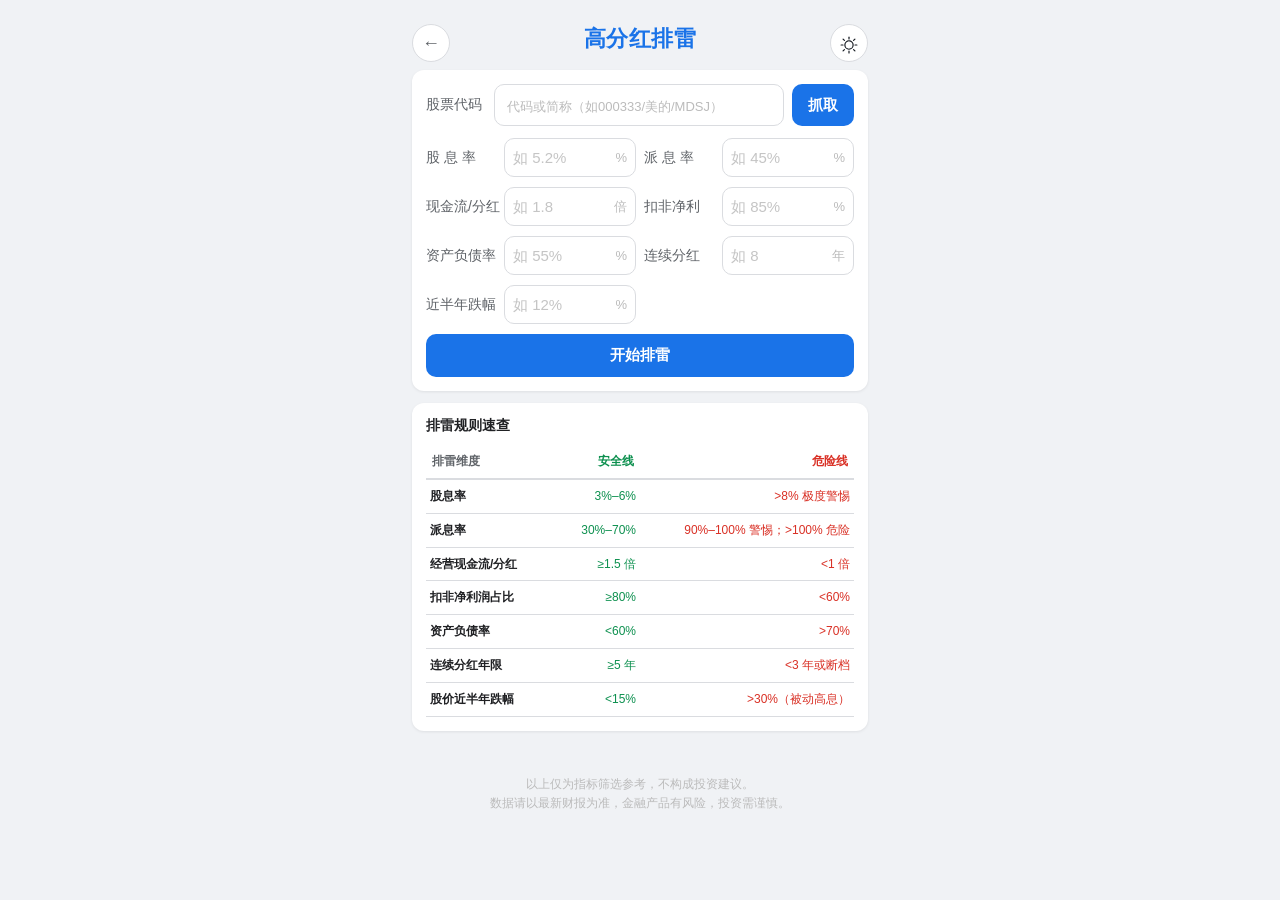
<file: mine.html>
﻿<!DOCTYPE html>
<html lang="zh-CN">
<head>
<meta charset="UTF-8">
<meta name="viewport" content="width=device-width, initial-scale=1.0, maximum-scale=1.0, user-scalable=no">
<title>高分红排雷工具</title>
<meta name="theme-color" content="#1a73e8" media="(prefers-color-scheme: light)">
<meta name="theme-color" content="#0f0f1a" media="(prefers-color-scheme: dark)">
<meta name="apple-mobile-web-app-capable" content="yes">
<meta name="apple-mobile-web-app-status-bar-style" content="black-translucent">
<meta name="apple-mobile-web-app-title" content="排雷工具">
<link rel="apple-touch-icon" href="icon-512.jpg">
<script>var APP_VER='1.0.0';</script>
<style>
:root {
  --bg: #f0f2f5; --card: #ffffff; --primary: #1a73e8; --primary-light: #e8f0fe;
  --green: #0d904f; --green-bg: #e6f4ea; --red: #d93025; --red-bg: #fce8e6;
  --yellow: #b26a00; --yellow-bg: #fef7e0;
  --blue: #1a73e8; --blue-bg: #e8f0fe; --gray: #5f6368; --gray-light: #dadce0;
  --text: #202124; --text2: #5f6368; --text3: #bbb; --radius: 12px;
  --border: #dadce0;
  --shadow: 0 1px 3px rgba(0,0,0,0.08);
}
[data-theme="dark"] {
  --bg: #0f0f1a; --card: #1a1a2e; --primary: #5b9cf5; --primary-light: #1e2a4a;
  --green: #34d399; --green-bg: #0d2818; --red: #f87171; --red-bg: #2d0f0f;
  --yellow: #fbbf24; --yellow-bg: #2d2a14;
  --blue: #5b9cf5; --blue-bg: #1e2a4a; --gray: #9ca3af; --gray-light: #2d2d44;
  --text: #e5e7eb; --text2: #9ca3af; --text3: #7a7a9a; --radius: 12px;
  --border: #2d2d44;
  --shadow: 0 1px 3px rgba(0,0,0,0.3);
}
* { margin:0; padding:0; box-sizing:border-box; }
body {
  font-family: -apple-system, BlinkMacSystemFont, "Segoe UI", "PingFang SC", "Hiragino Sans GB", "Microsoft YaHei", sans-serif;
  background: var(--bg); color: var(--text); min-height: 100vh;
  -webkit-tap-highlight-color: transparent;
  -webkit-overflow-scrolling: touch;
}
/* ===== Topbar (统一与roe/moat一致) ===== */
.topbar { display:flex; align-items:center; justify-content:center; position:relative; padding:12px 16px 16px; }
.topbar .back-btn { position:absolute; left:0; top:12px; width:38px; height:38px; border-radius:50%; border:1px solid var(--border); background:var(--card); color:var(--text2); cursor:pointer; font-size:18px; display:flex; align-items:center; justify-content:center; transition:all .2s; text-decoration:none; }
.topbar .back-btn:hover { border-color:var(--blue); color:var(--blue); }
.topbar h1 { font-size:22px; font-weight:600; color:var(--blue); letter-spacing:.5px; }
.topbar .sub { font-size:12px; color:var(--text3); margin-top:2px; text-align:center; }
.theme-toggle {
  position:absolute; right:0; top:12px;
  width:38px; height:38px; border-radius:50%; border:1px solid var(--border);
  background:var(--card); color:var(--text2); cursor:pointer; font-size:17px;
  display:flex; align-items:center; justify-content:center; transition:all .2s;
}
.theme-toggle:hover { border-color:var(--blue); color:var(--blue); }
.theme-icon { display:inline-block; vertical-align:middle; width:18px; height:18px; }
.theme-icon svg { width:100%; height:100%; }
.container { max-width: 480px; margin: 0 auto; padding: 12px 12px 24px; }

/* ===== Input card ===== */
.input-card { background: var(--card); border-radius: var(--radius); box-shadow: var(--shadow); padding: 14px; margin-bottom: 12px; }
.input-area { display: flex; align-items: center; gap: 8px; margin-bottom: 12px; position: relative; }
.input-area label { font-size: 14px; color: var(--text2); white-space: nowrap; flex-shrink: 0; width: 60px; text-align: left; }
.input-area input[type="text"] {
  flex: 1; min-width: 0; height: 42px; background: var(--card); border: 1.5px solid var(--gray-light); border-radius: 10px;
  color: var(--text); font-size: 15px; padding: 0 12px; outline: none; transition: border-color 0.2s;
}
.input-area input[type="text"]:focus { border-color: var(--primary); }
.input-area input[type="text"]::placeholder { color: var(--text3); font-size: 13px; }
.input-area .fetch-btn {
  flex-shrink: 0; height: 42px; padding: 0 16px; background: var(--primary); color: #fff; border: none; border-radius: 10px;
  font-size: 15px; font-weight: 600; cursor: pointer; transition: opacity 0.2s; white-space: nowrap;
}
.input-area .fetch-btn:hover { opacity: .88; }
.input-area .fetch-btn:disabled { opacity: .5; cursor: not-allowed; }
[data-theme="dark"] .input-area .fetch-btn { color: #0b1220; }

.form-pair { display: flex; gap: 8px; margin-bottom: 10px; }
.form-row { flex: 1; display: flex; align-items: center; gap: 6px; min-width: 0; }
.form-row label { width: 72px; font-size: 14px; color: var(--text2); flex-shrink: 0; white-space: nowrap; text-align: left; }
.form-row .input-wrap { flex: 1; display: flex; align-items: center; border: 1.5px solid var(--gray-light); border-radius: 10px; background: var(--card); transition: border-color 0.2s; min-width: 0; }
.form-row .input-wrap:focus-within { border-color: var(--primary); }
.form-row .input-wrap input { padding: 10px 8px !important; font-size: 15px !important; border: none !important; outline: none !important; background: transparent !important; color: var(--text) !important; min-width: 0; width: 100%; }
.form-row .input-wrap input::placeholder { color: var(--text3); opacity: 0.85; }
.form-row .input-wrap .unit { padding-right: 8px; font-size: 13px; color: var(--text3); flex-shrink: 0; }
.form-spacer { flex: 1; }

.btn { width: 100%; border: none; border-radius: 10px; padding: 12px; font-size: 15px; font-weight: 600; cursor: pointer; transition: opacity 0.2s; }
.btn:active { opacity: 0.8; }
.btn-primary { background: var(--primary); color: #fff; }
[data-theme="dark"] .btn-primary { color: #0b1220; }
.btn-secondary { background: var(--primary-light); color: var(--primary); }

/* ===== Rule table ===== */
.rule-card { background: var(--card); border-radius: var(--radius); box-shadow: var(--shadow); padding: 14px; margin-bottom: 12px; }
.section-title { font-size: 14px; font-weight: 700; margin-bottom: 10px; display: flex; align-items: center; gap: 6px; }
.rule-table { width: 100%; border-collapse: collapse; font-size: 12px; table-layout: fixed; }
.rule-table th { padding: 8px 6px; text-align: left; color: var(--text2); font-weight: 600; border-bottom: 2px solid var(--gray-light); }
.rule-table th:nth-child(2), .rule-table th:nth-child(3) { text-align: right; }
.rule-table td { padding: 8px 4px; border-bottom: 1px solid var(--gray-light); vertical-align: middle; overflow-wrap: break-word; word-break: break-all; line-height: 1.4; }
.rule-table td:first-child { font-weight: 600; }
.rule-table td:nth-child(2), .rule-table td:last-child { text-align: right; }
.rule-table td:first-child { font-weight: 600; white-space: nowrap; }
.rule-table .safe { color: var(--green); }
.rule-table .danger { color: var(--red); }

/* ===== Result ===== */
.result-card { background: var(--card); border-radius: var(--radius); box-shadow: var(--shadow); padding: 16px; margin-bottom: 12px; display: none; }
.result-card.show { display: block; }
.verdict { border-radius: var(--radius); padding: 14px; text-align: center; margin-bottom: 12px; }
.verdict.safe { background: var(--green-bg); color: var(--green); }
.verdict.warn { background: var(--yellow-bg); color: var(--yellow); }
.verdict.danger { background: var(--red-bg); color: var(--red); }
.verdict .big { font-size: 20px; font-weight: 700; }
.verdict .sub { font-size: 12px; margin-top: 4px; opacity: 0.9; }
.verdict-count { font-size: 12px; color: var(--text2); text-align: center; margin-bottom: 10px; }
.item-result { display: flex; align-items: center; gap: 8px; padding: 9px 10px; border-radius: 8px; margin-bottom: 6px; font-size: 13px; background: var(--primary-light); }
.item-result .icon { width: 20px; height: 20px; border-radius: 50%; display: flex; align-items: center; justify-content: center; font-size: 11px; font-weight: 700; flex-shrink: 0; }
.item-result .name { width: 92px; font-weight: 600; flex-shrink: 0; }
.item-result .val { flex: 1; text-align: right; color: var(--text2); font-size: 12px; }
.item-result.ok { background: var(--green-bg); }
.item-result.ok .icon { background: var(--green); color: #fff; }
.item-result.warn { background: var(--yellow-bg); }
.item-result.warn .icon { background: var(--yellow); color: #fff; }
.item-result.danger { background: var(--red-bg); }
.item-result.danger .icon { background: var(--red); color: #fff; }
.result-tip { font-size: 12px; color: var(--text2); line-height: 1.6; margin-top: 8px; padding: 10px; background: var(--primary-light); border-radius: 8px; }

/* ===== History with swipe-to-delete (both directions) ===== */
.history-list { overflow: hidden; }
.history-item-wrap { position: relative; margin-bottom: 8px; overflow: hidden; border-radius: 8px; }
.h-swipe-del { position: absolute; top: 0; left: 50%; bottom: 0; width: 72px; margin-left: -36px; background: var(--red); color: #fff; display: flex; align-items: center; justify-content: center; font-size: 14px; font-weight: 600; z-index: 0; border-radius: 8px; }
.history-item { display: flex; justify-content: space-between; align-items: center; padding: 10px; border-radius: 8px; background: var(--card); box-shadow: var(--shadow); font-size: 13px; cursor: pointer; position: relative; z-index: 1; transition: transform 0.25s ease; touch-action: pan-y; }
.history-item .h-name { font-weight: 600; }
.history-item .h-code { color: var(--text2); font-size: 11px; margin-left: 6px; }
.history-item .h-verdict { font-size: 12px; font-weight: 700; padding: 2px 8px; border-radius: 10px; }
.history-item .h-verdict.safe { background: var(--green-bg); color: var(--green); }
.history-item .h-verdict.warn { background: var(--yellow-bg); color: var(--yellow); }
.history-item .h-verdict.danger { background: var(--red-bg); color: var(--red); }
.history-item .h-del { color: var(--text3); font-size: 16px; padding: 0 4px; flex-shrink: 0; }
.empty-hint { text-align: center; color: var(--text3); font-size: 13px; padding: 16px; }

/* ===== Footer ===== */
.footer-note { text-align: center; color: var(--text3); font-size: 12px; padding: 8px 0 40px; line-height: 1.6; }
[data-theme="dark"] .form-row .input-wrap { background: #12121f; }
[data-theme="dark"] .history-item { background: #1a1a2e; }
[data-theme="dark"] .rule-table td { border-bottom-color: #2d2d44; }
[data-theme="dark"] .rule-table th { border-bottom-color: #2d2d44; }
</style>
<link rel="stylesheet" href="assets/css/common.css?v=6.0.0">
<script src="assets/js/common.js?v=6.0.3"></script>
</head>
<body>

<div class="container">
<div class="topbar">
  <a href="PB_PE_ROE_calc.html?tab=note" class="back-btn" title="返回">&larr;</a>
  <div>
    <h1>高分红排雷</h1>
  </div>
  <button class="theme-toggle" id="themeToggle" onclick="toggleTheme()" title="切换深色模式"><span id="themeIcon" class="theme-icon"></span></button>
</div>

  <!-- 输入卡片 -->
  <div class="input-card">
    <div class="input-area">
      <label for="stockCode">股票代码</label>
      <input id="stockCode" type="text" placeholder="代码或简称（如000333/美的/MDSJ）" autocomplete="off"
        onkeydown="if(event.key==='Enter')fetchStockData()" onblur="hideSuggest()">
      <button class="fetch-btn" id="fetchBtn" onclick="fetchStockData()">抓取</button>
      <input id="stockName" type="hidden">
      <ul id="suggestList" style="display:none;position:absolute;top:44px;left:0;right:0;background:var(--card);border:1px solid var(--gray-light);border-radius:8px;box-shadow:0 4px 12px rgba(0,0,0,0.15);list-style:none;z-index:50;max-height:240px;overflow-y:auto;margin:0;padding:0"></ul>
    </div>
    <div id="fetchStatus" style="display:none;font-size:12px;color:var(--text2);margin-bottom:10px;line-height:1.5"></div>

    <div class="form-pair">
      <div class="form-row"><label>股&nbsp;息&nbsp;率</label><div class="input-wrap"><input id="divYield" type="number" step="0.01" placeholder="如 5.2%" inputmode="decimal"><span class="unit">%</span></div></div>
      <div class="form-row"><label>派&nbsp;息&nbsp;率</label><div class="input-wrap"><input id="payout" type="number" step="0.01" placeholder="如 45%" inputmode="decimal"><span class="unit">%</span></div></div>
    </div>
    <div class="form-pair">
      <div class="form-row"><label>现金流/分红</label><div class="input-wrap"><input id="cfRatio" type="number" step="0.1" placeholder="如 1.8" inputmode="decimal"><span class="unit">倍</span></div></div>
      <div class="form-row"><label>扣非净利</label><div class="input-wrap"><input id="nonrecur" type="number" step="0.01" placeholder="如 85%" inputmode="decimal"><span class="unit">%</span></div></div>
    </div>
    <div class="form-pair">
      <div class="form-row"><label>资产负债率</label><div class="input-wrap"><input id="debtRatio" type="number" step="0.01" placeholder="如 55%" inputmode="decimal"><span class="unit">%</span></div></div>
      <div class="form-row"><label>连续分红</label><div class="input-wrap"><input id="divYears" type="number" step="1" placeholder="如 8" inputmode="numeric"><span class="unit">年</span></div></div>
    </div>
    <div class="form-pair">
      <div class="form-row"><label>近半年跌幅</label><div class="input-wrap"><input id="priceDrop" type="number" step="0.01" placeholder="如 12%" inputmode="decimal"><span class="unit">%</span></div></div>
      <div class="form-spacer"></div>
    </div>

    <button class="btn btn-primary" id="runBtn" onclick="runMine()" style="width:100%;background:var(--primary);color:#fff">开始排雷</button>
  </div>

  <!-- 规则表 -->
  <div class="rule-card">
    <div class="section-title">排雷规则速查</div>
    <table class="rule-table">
      <tr><th style="width:26%">排雷维度</th><th class="safe" style="width:24%">安全线</th><th class="danger" style="width:50%">危险线</th></tr>
      <tr><td>股息率</td><td class="safe">3%–6%</td><td class="danger">&gt;8% 极度警惕</td></tr>
      <tr><td>派息率</td><td class="safe">30%–70%</td><td class="danger">90%–100% 警惕；&gt;100% 危险</td></tr>
      <tr><td>经营现金流/分红</td><td class="safe">≥1.5 倍</td><td class="danger">&lt;1 倍</td></tr>
      <tr><td>扣非净利润占比</td><td class="safe">≥80%</td><td class="danger">&lt;60%</td></tr>
      <tr><td>资产负债率</td><td class="safe">&lt;60%</td><td class="danger">&gt;70%</td></tr>
      <tr><td>连续分红年限</td><td class="safe">≥5 年</td><td class="danger">&lt;3 年或断档</td></tr>
      <tr><td>股价近半年跌幅</td><td class="safe">&lt;15%</td><td class="danger">&gt;30%（被动高息）</td></tr>
    </table>
  </div>

  <!-- 结果卡片 -->
  <div class="result-card" id="resultCard">
    <div class="verdict" id="verdictBox"></div>
    <div class="verdict-count" id="verdictCount"></div>
    <div class="item-list" id="itemResults"></div>
    <div class="result-tip" id="resultTip"></div>
  </div>

  <!-- 历史记录 -->
  <div class="rule-card" style="display:none" id="historyCard">
    <div class="section-title">历史排雷记录</div>
    <div id="historyList"></div>
  </div>

</div>

<div class="footer-note">以上仅为指标筛选参考，不构成投资建议。<br>数据请以最新财报为准，金融产品有风险，投资需谨慎。</div>

<script>
var APP_VER = '1.6.0';
var STORE_KEY = 'mine_history_v1';

/* ===== 主题 ===== */
var _isDark = false;
// SVG sun-moon 组合图标（与估值计算器一致）
function _themeIconSVG(isDark) {
  var fg = isDark ? '#ffffff' : '#161b22';
  var fill = isDark ? '#ffffff' : '#f6f8fa';
  return '<span class="theme-icon"><svg viewBox="0 0 24 24" fill="none" xmlns="http://www.w3.org/2000/svg">' +
    '<line x1="12" y1="1.5" x2="12" y2="4" stroke="' + fg + '" stroke-width="1.6" stroke-linecap="round"/>' +
    '<line x1="12" y1="20" x2="12" y2="22.5" stroke="' + fg + '" stroke-width="1.6" stroke-linecap="round"/>' +
    '<line x1="1.5" y1="12" x2="4" y2="12" stroke="' + fg + '" stroke-width="1.6" stroke-linecap="round"/>' +
    '<line x1="20" y1="12" x2="22.5" y2="12" stroke="' + fg + '" stroke-width="1.6" stroke-linecap="round"/>' +
    '<line x1="4.1" y1="4.1" x2="5.9" y2="5.9" stroke="' + fg + '" stroke-width="1.6" stroke-linecap="round"/>' +
    '<line x1="18.1" y1="18.1" x2="19.9" y2="19.9" stroke="' + fg + '" stroke-width="1.6" stroke-linecap="round"/>' +
    '<line x1="4.1" y1="19.9" x2="5.9" y2="18.1" stroke="' + fg + '" stroke-width="1.6" stroke-linecap="round"/>' +
    '<line x1="18.1" y1="5.9" x2="19.9" y2="4.1" stroke="' + fg + '" stroke-width="1.6" stroke-linecap="round"/>' +
    '<circle cx="12" cy="12" r="5.5" stroke="' + fg + '" stroke-width="1.6" fill="none"/>' +
    '<path d="M10.5 7.2a5.5 5.5 0 0 1 0 9.6a4.2 4.2 0 0 0 0-9.6z" fill="' + fill + '"/>' +
    '</svg></span>';
}
function _updateThemeIcon(){
  var dark = document.documentElement.getAttribute('data-theme') === 'dark';
  var el = document.getElementById('themeIcon');
  if (el) el.innerHTML = _themeIconSVG(dark);
  var btn = document.getElementById('themeToggle');
  if (btn) btn.title = dark ? '切换浅色模式' : '切换深色模式';
}
(function initTheme() {
  var saved = localStorage.getItem('pb_calc_theme');
  _isDark = saved === 'dark' || (!saved && window.matchMedia('(prefers-color-scheme: dark)').matches);
  if (_isDark) document.documentElement.setAttribute('data-theme', 'dark');
  _updateThemeIcon();
})();
function toggleTheme() {
  var dark = document.documentElement.getAttribute('data-theme') === 'dark';
  if (dark) { document.documentElement.removeAttribute('data-theme'); localStorage.setItem('pb_calc_theme', 'light'); }
  else { document.documentElement.setAttribute('data-theme', 'dark'); localStorage.setItem('pb_calc_theme', 'dark'); }
  _updateThemeIcon();
}

/* ===== stock_index.json (简称/拼音搜索) ===== */
var STOCK_MAP={}; var PINYIN_IDX={};
var _SI_CACHE_KEY='_stock_idx_cache';
function loadStockMap(cb){
  if(STOCK_MAP._loaded){ cb&&cb(); return; }
  // 1. Try localStorage cache first (instant, works offline)
  try{
    var cached=localStorage.getItem(_SI_CACHE_KEY);
    if(cached){
      var d=JSON.parse(cached);
      if(d&&d.stocks){
        STOCK_MAP=d.stocks; PINYIN_IDX=d.pinyin||{};
        STOCK_MAP._loaded=true; cb&&cb();
        _refreshStockIndex();
        return;
      }
    }
  }catch(e){}
  // 2. Network fetch (with GitHub API fallback)
  _fetchStockIndexFallback()
    .then(function(data){
      STOCK_MAP=data.stocks||{}; PINYIN_IDX=data.pinyin||{};
      STOCK_MAP._loaded=true;
      try{ localStorage.setItem(_SI_CACHE_KEY,JSON.stringify(data)); }catch(e){}
      cb&&cb();
    })
    .catch(function(e){
      try{
        var c2=localStorage.getItem(_SI_CACHE_KEY);
        if(c2){
          var d2=JSON.parse(c2);
          if(d2&&d2.stocks){
            STOCK_MAP=d2.stocks; PINYIN_IDX=d2.pinyin||{};
            STOCK_MAP._loaded=true; cb&&cb(); return;
          }
        }
      }catch(e2){}
      cb&&cb(new Error(e.message));
    });
}
function _refreshStockIndex(){
  fetch('stock_index.json?_dc='+Date.now(),{cache:'no-store'})
    .then(function(r){ if(!r.ok) throw new Error('HTTP '+r.status); return r.json(); })
    .then(function(data){
      if(data&&data.stocks){
        STOCK_MAP=data.stocks; PINYIN_IDX=data.pinyin||{};
        STOCK_MAP._loaded=true;
        try{ localStorage.setItem(_SI_CACHE_KEY,JSON.stringify(data)); }catch(e){}
      }
    })
    .catch(function(){});
}

// ===== GitHub API fallback for stock_index.json (same pattern as main app) =====
function _fetchStockIndexFallback(){
  var url='./stock_index.json?_t='+Date.now();
  return fetch(url,{cache:'no-store'}).then(function(r){
    if(!r.ok) throw new Error('HTTP '+r.status);
    return r.json();
  }).catch(function(e1){
    // Pages/assets fetch failed - try GitHub API (public repo, no token needed)
    console.log('[index] direct fetch failed ('+e1.message+'), trying API fallback...');
    var cdnUrl='https://cdn.jsdelivr.net/gh/gyhok368519/stock-valuation@main/stock_index.json?_t='+Date.now();
    var apiUrl='https://api.github.com/repos/gyhok368519/stock-valuation/contents/stock_index.json';
    var headers={'Accept':'application/vnd.github.v3+json'};
    return fetch(cdnUrl,{cache:'no-store'}).then(function(r){
      if(!r.ok) throw new Error('CDN HTTP '+r.status);
      return r.json();
    }).catch(function(e2){
      console.log('[index] CDN failed ('+e2.message+'), trying GitHub API fallback...');
      return fetch(apiUrl,{headers:headers}).then(function(r){
        if(!r.ok) throw new Error('API HTTP '+r.status);
        return r.json();
      }).then(function(data){
        if(!data.content) throw new Error('No content in API response');
        return JSON.parse(_safeAtob(data.content));
      });
    });
  });
}

// Safe base64 decode for UTF-8 content (mirror of main app)
function _safeAtob(b64){
  var raw=atob(b64.replace(/\n/g,''));
  var buf=new Uint8Array(raw.length);
  for(var i=0;i<raw.length;i++) buf[i]=raw.charCodeAt(i);
  return new TextDecoder('utf-8').decode(buf);
}
function searchStock(input){
  input=(input||'').trim();
  if(!input) return null;
  if(/^\d{6}$/.test(input)){ return [{code:input, name:STOCK_MAP[input]||''}]; }
  var q=input.toLowerCase();
  var fuzzy=[];
  for(var code in PINYIN_IDX){
    var p=PINYIN_IDX[code];
    if(p.i===q || p.f===q){ fuzzy.push({code:code, name:STOCK_MAP[code]||''}); if(fuzzy.length>=8) break; }
  }
  if(fuzzy.length<8){
    for(var code2 in PINYIN_IDX){
      var p2=PINYIN_IDX[code2];
      if(p2.i.indexOf(q)===0 || p2.f.indexOf(q)===0){
        if(!fuzzy.some(function(f){return f.code===code2;})) fuzzy.push({code:code2, name:STOCK_MAP[code2]||''});
        if(fuzzy.length>=8) break;
      }
    }
  }
  if(fuzzy.length<8){
    for(var code3 in STOCK_MAP){
      if(code3==='_loaded') continue;
      if(typeof STOCK_MAP[code3]==='string' && STOCK_MAP[code3].indexOf(input)>=0){
        if(!fuzzy.some(function(f){return f.code===code3;})) fuzzy.push({code:code3, name:STOCK_MAP[code3]});
        if(fuzzy.length>=8) break;
      }
    }
  }
  return fuzzy.length ? fuzzy : null;
}
function showSuggest(list){
  var ul=document.getElementById('suggestList');
  if(!list || list.length===0){ ul.style.display='none'; ul.innerHTML=''; return; }
  ul.innerHTML=list.map(function(it,i){
    return '<li data-idx="'+i+'" style="padding:8px 12px;cursor:pointer;font-size:14px;border-bottom:1px solid var(--gray-light);color:var(--text)" onmouseenter="this.style.background=\'var(--primary-light)\'" onmouseleave="this.style.background=\'\'">'
      +'<span style="color:var(--primary);font-weight:600">'+it.code+'</span>'
      +'<span style="color:var(--text2);font-size:12px;margin-left:8px">'+it.name+'</span></li>';
  }).join('');
  ul.style.display='block';
  ul.querySelectorAll('li').forEach(function(li,i){
    li.onclick=function(){ pickSuggest(list[i]); };
  });
}
function pickSuggest(item){
  document.getElementById('stockCode').value=item.code;
  document.getElementById('stockName').value=item.name;
  document.getElementById('suggestList').style.display='none';
  fetchStockData();
}
function hideSuggest(){ setTimeout(function(){ document.getElementById('suggestList').style.display='none'; }, 200); }

/* ===== 规则引擎 ===== */
var RULES = [
  { key:'divYield',  name:'股息率',       unit:'%', safeMin:3,    safeMax:6,    warnMax:8,      dangerBelow:null, dangerAbove:8,   desc:'>8% 需极度警惕（可能被动高息）' },
  { key:'payout',    name:'派息率',       unit:'%', safeMin:30,   safeMax:70,   warnMax:90,     dangerBelow:null, dangerAbove:90,  desc:'>90% 或 >100% 分红不可持续' },
  { key:'cfRatio',   name:'现金流/分红',  unit:'倍', safeMin:1.5,  safeMax:null, warnMax:null,  dangerBelow:1,   dangerAbove:null, desc:'<1 倍，分红靠借债或融资维持' },
  { key:'nonrecur',  name:'扣非净利占比', unit:'%', safeMin:80,   safeMax:null, warnMax:null,  dangerBelow:60,  dangerAbove:null, desc:'<60% 利润含大量非经常性损益' },
  { key:'debtRatio', name:'资产负债率',   unit:'%', safeMin:0,    safeMax:60,   warnMax:70,     dangerBelow:null, dangerAbove:70,  desc:'>70% 财务杠杆偏高' },
  { key:'divYears',  name:'连续分红年限', unit:'年', safeMin:5,    safeMax:null, warnMax:null,  dangerBelow:3,   dangerAbove:null, desc:'<3 年或中途断档，稳定性存疑' },
  { key:'priceDrop', name:'近半年跌幅',   unit:'%', safeMin:0,    safeMax:15,   warnMax:null,   dangerBelow:null, dangerAbove:30,  desc:'>30% 可能为被动高息陷阱' }
];

function num(v) { if (v === '' || v === null || v === undefined) return NaN; var n = parseFloat(v); return isNaN(n) ? NaN : n; }

function checkRule(rule, val) {
  if (isNaN(val)) return { status:'na', msg:'未填写' };
  var status = 'safe', msg = '';
  if (rule.safeMax !== null && val > rule.safeMax) status = 'warn';
  if (rule.safeMin !== null && val < rule.safeMin) status = 'warn';
  if (rule.dangerAbove !== null && val > rule.dangerAbove) status = 'danger';
  if (rule.dangerBelow !== null && val < rule.dangerBelow) status = 'danger';
  // 股息率特例：>6% 且 <=8% 判 warn；>8% 判 danger
  if (rule.key === 'divYield') {
    if (val > 8) status = 'danger';
    else if (val > 6) status = 'warn';
    else if (val >= 3) status = 'safe';
    else status = 'warn';
  }
  // 派息率特例：90-100 为 warn，>100 为 danger（表头写 >90% 或 >100%）
  if (rule.key === 'payout') {
    if (val > 100) status = 'danger';
    else if (val > 90) status = 'warn';
    else if (val >= 30 && val <= 70) status = 'safe';
    else status = 'warn';
  }
  return { status: status, msg: msg };
}

/* ===== 自动抓取引擎 ===== */
function _apiGet(url) {
  return fetch(url).then(function (r) {
    if (!r.ok) throw new Error('HTTP ' + r.status);
    return r.text();
  }).then(function (t) {
    var c = t.trim();
    if (c.indexOf('{') === 0) return JSON.parse(c);
    if (c.indexOf('v_') === 0 || c.indexOf('var _data') === 0 || c.indexOf('/*') === 0) return t;
    return t;
  });
}

/* 获取最近一次除权除息分红（用于股息率/派息率） */
function _latestDividend(code) {
  var u = 'https://datacenter.eastmoney.com/api/data/v1/get?reportName=RPT_SHAREBONUS_DET&columns=SECURITY_CODE,REPORT_DATE,EX_DIVIDEND_DATE,IMPL_PLAN_PROFILE,PRETAX_BONUS_RMB,BASIC_EPS,ASSIGN_PROGRESS&filter=(SECURITY_CODE="' + code + '")&pageNumber=1&pageSize=10&sortColumns=EX_DIVIDEND_DATE&sortTypes=-1&source=WEB&client=WEB';
  return _apiGet(u).then(function (j) {
    var list = j && j.result && j.result.data;
    if (!list || !list.length) return null;
    // 连续分红年限：数已实施(实施分配)的年报记录（按 REPORT_DATE 年份去重）
    var years = {};
    list.forEach(function (x) {
      if (x.ASSIGN_PROGRESS === '实施分配' && x.REPORT_DATE) years[x.REPORT_DATE.slice(0, 4)] = true;
    });
    var last = list[0];
    return {
      bonus: last.PRETAX_BONUS_RMB / 10,     // 每股税前股息（元），接口返回为每10股派息
      eps: last.BASIC_EPS,                   // 每股收益
      years: Object.keys(years).length,      // 连续分红年数
      profile: last.IMPL_PLAN_PROFILE
    };
  });
}

/* 获取财务数据（最新一期）：扣非净利/净利润、资产负债率、经营现金流净额、净利润、分红金额 */
function _fetchFinance(code) {
  var u = 'https://datacenter.eastmoney.com/api/data/v1/get?reportName=RPT_F10_FINANCE_MAINFINADATA&columns=SECURITY_CODE,SECURITY_NAME_ABBR,REPORT_DATE_NAME,KCFJCXSYJLR,PARENTNETPROFIT,ZCFZL,TOTAL_SHARE&filter=(SECURITY_CODE="' + code + '")&pageNumber=1&pageSize=1&sortColumns=UPDATE_DATE&sortTypes=-1&source=WEB&client=WEB';
  return _apiGet(u).then(function (j) {
    var row = j && j.result && j.result.data && j.result.data[0];
    if (!row) return null;
    return { kcfj: row.KCFJCXSYJLR, netprofit: row.PARENTNETPROFIT, zcfzl: row.ZCFZL, totalShares: row.TOTAL_SHARE, name: row.SECURITY_NAME_ABBR, reportDate: row.REPORT_DATE_NAME };
  });
}

/* 获取经营现金流净额（现金流量表，最新一期） */
function _fetchCashflow(code) {
  var u = 'https://datacenter.eastmoney.com/api/data/v1/get?reportName=RPT_F10_FINANCE_GCASHFLOW&columns=SECURITY_CODE,NETCASH_OPERATE&filter=(SECURITY_CODE="' + code + '")&pageNumber=1&pageSize=1&sortColumns=UPDATE_DATE&sortTypes=-1&source=WEB&client=WEB';
  return _apiGet(u).then(function (j) {
    var row = j && j.result && j.result.data && j.result.data[0];
    return row ? row.NETCASH_OPERATE : null;
  });
}

/* 获取现价（腾讯行情）与近半年跌幅（腾讯日K） */
function _fetchPrice(code) {
  var secid = (function(c){ if (c.substring(0,3) === '920') return 'bj'; var ch = c.charAt(0); if (ch === '6' || ch === '9') return 'sh'; if (ch === '4' || ch === '8') return 'bj'; return 'sz'; })(code);
  var p = _apiGet('https://qt.gtimg.cn/q=' + secid + code).then(function (t) {
    var m = String(t).match(/"([^"]+)"/);
    if (!m) throw new Error('行情无数据');
    var arr = m[1].split('~');
    return parseFloat(arr[3]); // 现价
  });
  var k = _apiGet('https://web.ifzq.gtimg.cn/appstock/app/fqkline/get?param=' + secid + code + ',day,,,130,qfq').then(function (j) {
    var arr = j && j.data && j.data[secid + code] && j.data[secid + code].qfqday;
    if (!arr || !arr.length) throw new Error('K线无数据');
    var first = arr[0][2];   // [日期, 开, 收, 高, 低, 量]
    var last = arr[arr.length - 1][2];
    return { dropPct: (1 - last / first) * 100, firstDate: arr[0][0], lastDate: arr[arr.length - 1][0] };
  });
  return Promise.all([p, k]).then(function (rs) {
    return { price: rs[0], dropPct: rs[1].dropPct, firstDate: rs[1].firstDate, lastDate: rs[1].lastDate };
  });
}

/* 主抓取流程：拉全部数据并填入表单 */
function fetchStockData() {
  var input = document.getElementById('stockCode').value.trim();
  if (!input) { setFetchStatus('请输入股票代码或简称', 'err'); return; }
  
  function _doFetch() {
    var code = input;
    var name = '';
    if (!/^\d{6}$/.test(input)) {
      var list = searchStock(input);
      if (list && list.length === 1) { code = list[0].code; name = list[0].name; }
      else if (list && list.length > 1) { showSuggest(list); setFetchStatus('找到 ' + list.length + ' 个匹配，请点击选择', 'warn'); return; }
      else { setFetchStatus('未找到匹配的股票，请检查输入', 'err'); return; }
      document.getElementById('stockCode').value = code;
    }
    document.getElementById('stockName').value = name || '';
    if (!/^\d{6}$/.test(code)) { setFetchStatus('代码解析失败', 'err'); return; }
    var btn = document.getElementById('fetchBtn');
    btn.disabled = true; btn.textContent = '抓取中…';
    setFetchStatus('正在抓取 ' + code + ' 数据…', '');
    _fetchData(code);
  }
  
  if (/^\d{6}$/.test(input)) { _doFetch(); return; }
  loadStockMap(function(err){
    if(err && !Object.keys(STOCK_MAP).length){ setFetchStatus('股票映射表加载失败，请输入6位数字代码','err'); return; }
    _doFetch();
  });
}

function _fetchData(code) {
  Promise.allSettled([
    _fetchFinance(code),
    _fetchCashflow(code),
    _fetchPrice(code),
    _latestDividend(code)
  ]).then(function (rs) {
    var fin = rs[0].status === 'fulfilled' ? rs[0].value : null;
    var cash = rs[1].status === 'fulfilled' ? rs[1].value : null;
    var price = rs[2].status === 'fulfilled' ? rs[2].value : null;
    var div = rs[3].status === 'fulfilled' ? rs[3].value : null;
    var auto = {};
    var missingFields = [];
    // 股息率 = 每股股息 / 现价
    if (div && div.bonus && price && price.price) {
      auto.divYield = +(div.bonus / price.price * 100).toFixed(2);
    } else missingFields.push('股息率');
    // 派息率 = 每股股息 / 每股收益
    if (div && div.bonus && div.eps > 0) {
      auto.payout = +(div.bonus / div.eps * 100).toFixed(1);
    } else missingFields.push('派息率');
    // 经营现金流/分红 = 经营现金流净额 / (每股股息*总股本)
    if (fin && fin.totalShares && cash && div && div.bonus) {
      auto.cfRatio = +(cash / (div.bonus * fin.totalShares)).toFixed(2);
    } else missingFields.push('现金流/分红');
    // 扣非净利润占比
    if (fin && fin.kcfj && fin.netprofit && fin.netprofit > 0) {
      auto.nonrecur = +(fin.kcfj / fin.netprofit * 100).toFixed(1);
    } else missingFields.push('扣非净利占比');
    // 资产负债率
    if (fin && fin.zcfzl !== null && fin.zcfzl !== undefined) {
      auto.debtRatio = +fin.zcfzl.toFixed(1);
    } else missingFields.push('资产负债率');
    // 连续分红年限
    if (div && div.years) auto.divYears = div.years;
    else missingFields.push('连续分红年限');
    // 近半年跌幅（负值表示上涨，按 0 处理）
    if (price && price.dropPct !== undefined && price.dropPct !== null) {
      auto.priceDrop = +(Math.max(price.dropPct, 0)).toFixed(1);
    } else missingFields.push('近半年跌幅');

    // 填表
    Object.keys(auto).forEach(function (k) {
      var el = document.getElementById(k);
      if (el) el.value = auto[k];
    });
    // 股票名称：新代码始终覆盖旧名称
    var nameEl = document.getElementById('stockName');
    if (fin && fin.name) {
      nameEl.value = fin.name;
    }
    var fetched = Object.keys(auto).length;
    var failInfo = rs.filter(function(r) { return r.status === 'rejected'; }).map(function(r) { return r.reason && r.reason.message ? r.reason.message : '未知错误'; });
    var msg = '已自动填入 ' + fetched + ' 项';
    if (missingFields.length) msg += '，以下未能获取：' + missingFields.join('、');
    if (fin && fin.reportDate) msg += '（财务数据：' + fin.reportDate + '）';
    if (price && price.firstDate) msg += '（跌幅区间：' + price.firstDate + ' ~ ' + price.lastDate + '）';
    if (failInfo.length) msg += ' [失败原因: ' + failInfo.join('; ') + ']';
    setFetchStatus(msg, fetched === 7 ? 'ok' : 'warn');
  }).then(function () {
    var btn = document.getElementById('fetchBtn');
    btn.textContent = '抓取';
    btn.disabled = false;
  });
}

function setFetchStatus(msg, type) {
  var el = document.getElementById('fetchStatus');
  el.style.display = 'block';
  el.textContent = msg;
  el.style.color = type === 'ok' ? 'var(--green)' : (type === 'warn' ? 'var(--yellow)' : (type === 'err' ? 'var(--red)' : 'var(--text2)'));
}

/* 代码/简称输入后搜索或抓取 */
function bindAutoFetch() {
  var input = document.getElementById('stockCode');
  input.addEventListener('input', function () {
    var v = this.value.trim();
    if (!v) { document.getElementById('suggestList').style.display='none'; return; }
    loadStockMap(function(err){
      // Re-read current value in case user typed more while loading
      var cv=document.getElementById('stockCode').value.trim();
      if(!cv){ document.getElementById('suggestList').style.display='none'; return; }
      if(err && !Object.keys(STOCK_MAP).length){ document.getElementById('suggestList').style.display='none'; return; }
      var list = searchStock(cv);
      // searchStock returns single object for 6-digit code, wrap in array
      if (list && !Array.isArray(list)) list = [list];
      if (list && list.length > 0) showSuggest(list);
      else document.getElementById('suggestList').style.display='none';
    });
  });
  input.addEventListener('keydown', function (e) {
    if (e.key === 'Enter') { fetchStockData(); }
  });
  input.addEventListener('blur', hideSuggest);
}

function runMine() {
  var name = document.getElementById('stockName').value.trim();
  var code = document.getElementById('stockCode').value.trim();
  var results = [];
  var okCount = 0, warnCount = 0, dangerCount = 0;
  var missing = 0;

  RULES.forEach(function (r) {
    var val = num(document.getElementById(r.key).value);
    var res = checkRule(r, val);
    if (res.status === 'na') missing++;
    if (res.status === 'safe') okCount++;
    if (res.status === 'warn') warnCount++;
    if (res.status === 'danger') dangerCount++;
    results.push({ rule:r, val:val, status:res.status });
  });

  // 综合判定
  var verdict = 'safe', verdictText = '', verdictSub = '';
  if (dangerCount > 0) { verdict = 'danger'; verdictText = '存在雷区，建议规避'; verdictSub = '有 ' + dangerCount + ' 项触及危险线'; }
  else if (warnCount > 0) { verdict = 'warn'; verdictText = '存在隐患，需进一步核实'; verdictSub = '有 ' + warnCount + ' 项位于警戒区'; }
  else { verdict = 'safe'; verdictText = '整体安全，可继续跟踪'; verdictSub = '7 项指标均处于安全区间'; }

  renderVerdict(verdict, verdictText, verdictSub, okCount, warnCount, dangerCount, results, missing);
  saveHistory(name, code, verdict, okCount, warnCount, dangerCount);
}

function renderVerdict(verdict, text, sub, ok, warn, danger, results, missing) {
  var box = document.getElementById('verdictBox');
  box.className = 'verdict ' + verdict;
  box.innerHTML = '<div class="big">' + text + '</div><div class="sub">' + sub + '</div>';
  document.getElementById('verdictCount').textContent = (ok + ' 项安全 · ' + warn + ' 项关注 · ' + danger + ' 项危险') + (missing ? ' · ' + missing + ' 项未填' : '');
  var html = '';
  results.forEach(function (r) {
    var st = r.status;
    var icon = st === 'safe' ? '✓' : (st === 'warn' ? '!' : '×');
    var valText = isNaN(r.val) ? '未填' : (r.val + (r.rule.unit === '%' ? '%' : r.rule.unit));
    html += '<div class="item-result ' + st + '"><span class="icon">' + icon + '</span><span class="name">' + r.rule.name + '</span><span class="val">' + valText + '</span></div>';
  });
  document.getElementById('itemResults').innerHTML = html;
  var tip = '';
  var dCnt = results.filter(function(r){ return r.status === 'danger'; }).length;
  var wCnt = results.filter(function(r){ return r.status === 'warn'; }).length;
  if (dCnt > 0) tip += '危险项：' + results.filter(function(r){ return r.status === 'danger'; }).map(function(r){ return r.rule.name; }).join('、') + '。';
  if (wCnt > 0) tip += '关注项：' + results.filter(function(r){ return r.status === 'warn'; }).map(function(r){ return r.rule.name; }).join('、') + '。';
  tip += ' 排雷结果仅作筛选参考，请结合最新财报人工复核。';
  document.getElementById('resultTip').textContent = tip;
  document.getElementById('resultCard').classList.add('show');
  document.getElementById('resultCard').scrollIntoView({ behavior:'smooth', block:'start' });
}

function saveHistory(name, code, verdict, ok, warn, danger) {
  var list = (function(){ try { return JSON.parse(localStorage.getItem(STORE_KEY) || '[]'); } catch(e) { return []; } })();
  list.unshift({ name:name, code:code, verdict:verdict, ok:ok, warn:warn, danger:danger, time:Date.now() });
  list = list.slice(0, 20);
  localStorage.setItem(STORE_KEY, JSON.stringify(list));
  renderHistory(list);
}

function renderHistory(list) {
  var card = document.getElementById('historyCard');
  var box = document.getElementById('historyList');
  if (!list || list.length === 0) { card.style.display = 'none'; return; }
  card.style.display = 'block';
  var html = '';
  list.forEach(function (h, i) {
    var label = (h.name || '') + '<span class="h-code">' + (h.code || '') + '</span>';
    var vLabel = h.verdict === 'safe' ? '安全' : (h.verdict === 'warn' ? '关注' : '危险');
    html += '<div class="history-item-wrap" data-idx="' + i + '">';
    html += '<div class="h-swipe-del">删除</div>';
    html += '<div class="history-item"><span class="h-name">' + label + '</span><span class="h-verdict ' + h.verdict + '">' + vLabel + '</span><span class="h-del" onclick="event.stopPropagation();delHistory(' + i + ')" title="删除">×</span></div>';
    html += '</div>';
  });
  box.innerHTML = html;
  bindSwipeDelete();
}

function bindSwipeDelete() {
  var wraps = document.querySelectorAll('.history-item-wrap');
  var openItem = null;
  var SWIPE_THRESHOLD = 40;
  var SWIPE_FULL = 72;
  function closeOpen() { if (openItem) { openItem.style.transform = ''; openItem = null; } }
  wraps.forEach(function (wrap) {
    var item = wrap.querySelector('.history-item');
    var startX = 0, currentX = 0, dragging = false;
    function onStart(e) { var t = e.touches ? e.touches[0] : e; startX = t.clientX; dragging = true; currentX = item._offset || 0; }
    function onMove(e) { if (!dragging) return; var t = e.touches ? e.touches[0] : e; var dx = t.clientX - startX; var nx = currentX + dx; if (nx > 0) { if (nx > SWIPE_FULL + 20) nx = SWIPE_FULL + 20; } if (nx < 0) { if (nx < -SWIPE_FULL - 20) nx = -SWIPE_FULL - 20; } item.style.transform = 'translateX(' + nx + 'px)'; if (e.touches) e.preventDefault(); }
    function onEnd(e) { if (!dragging) return; dragging = false; var t = e.changedTouches ? e.changedTouches[0] : e; var dx = t.clientX - startX; var total = currentX + dx; if (Math.abs(total) > SWIPE_THRESHOLD) { doDelete(); } else { item.style.transform = ''; item._offset = 0; if (openItem === item) openItem = null; } }
    item.addEventListener('touchstart', onStart, { passive: true });
    item.addEventListener('touchmove', onMove, { passive: false });
    item.addEventListener('touchend', onEnd, { passive: true });
    // 鼠标支持（电脑端）
    item.addEventListener('mousedown', function(e) { onStart(e); });
    document.addEventListener('mousemove', onMove);
    document.addEventListener('mouseup', onEnd);
    // 滑动超过阈值直接删除
    function doDelete() { var idx = parseInt(wrap.getAttribute('data-idx')); delHistory(idx); }
    // 点击条目：如果已展开则收起，不触发其他
    item.addEventListener('click', function (e) { if (item._offset) { item.style.transform = ''; item._offset = 0; if (openItem === item) openItem = null; e.stopPropagation(); } });
  });
  // 点击页面其他地方关闭已展开项
  document.addEventListener('click', function (e) { if (openItem && !e.target.closest('.history-item-wrap')) closeOpen(); }, { passive: true });
}
function delHistory(i) {
  var list = (function(){ try { return JSON.parse(localStorage.getItem(STORE_KEY) || '[]'); } catch(e) { return []; } })();
  list.splice(i, 1);
  localStorage.setItem(STORE_KEY, JSON.stringify(list));
  renderHistory(list);
}

/* init */
renderHistory((function(){ try { return JSON.parse(localStorage.getItem(STORE_KEY) || '[]'); } catch(e) { return []; } })());
bindAutoFetch();
// Pre-load stock index on page open for instant suggestions
loadStockMap();

// Version check: if main app version changed, force reload to get latest mine.html
(function checkVer() {
  var key = '_app_ver_last_check';
  var now = Date.now();
  var last = parseInt(localStorage.getItem(key) || '0', 10);
  if (now - last < 10000) return;
  localStorage.setItem(key, String(now));
  setTimeout(function() {
    fetch('version.json?_update=' + Date.now(), {cache: 'no-store'})
      .then(function(r) { return r.json(); })
      .then(function(d) {
        var remoteVer = (d && d.v) ? String(d.v).trim() : '';
        var localVer = localStorage.getItem('_mine_ver') || '';
        if (remoteVer && remoteVer !== localVer) {
          if (sessionStorage.getItem('_applied_ver') === remoteVer) { return; }
          try { sessionStorage.setItem('_applied_ver', remoteVer); } catch(e) {}
          localStorage.setItem('_mine_ver', remoteVer);
          location.reload();
        }
      })
      .catch(function() {});
  }, 2000);
})();
</script>
</body>
</html>
</file>
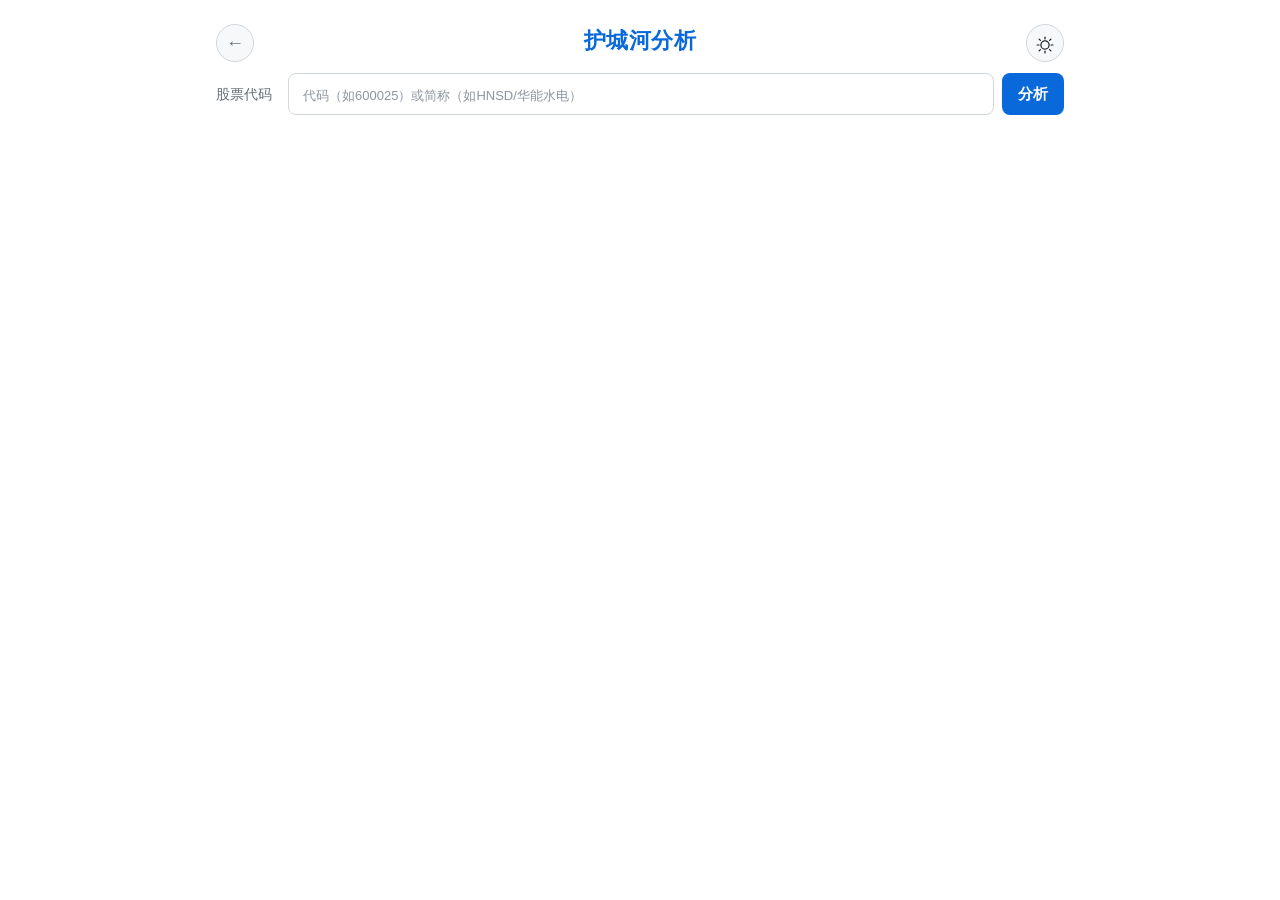
<file: moat.html>
<!DOCTYPE html>
<html lang="zh-CN">
<head>
<meta charset="UTF-8">
<meta name="viewport" content="width=device-width,initial-scale=1,maximum-scale=1,user-scalable=no">
<title>ROIC-WACC护城河</title>
<style>
/* ========== 暗色主题（默认，与 roe.html 一致） ========== */
:root {
  --bg:#0d1117; --card:#161b22; --border:#30363d; --text:#c9d1d9; --text2:#8b949e; --text3:#6e7681;
  --blue:#58a6ff; --green:#3fb950; --red:#f85149; --yellow:#d29922; --purple:#bc8cff; --orange:#db6d28;
  --input-bg:#0d1117; --tag-bg:rgba(88,166,255,.06); --dupont-border:rgba(88,166,255,.2);
  --font:-apple-system,BlinkMacSystemFont,"Segoe UI",Helvetica,Arial,sans-serif;
  --mono:"SF Mono","Cascadia Code","Consolas",monospace;
  --radius:8px;
  --shadow:0 0 0 1px rgba(48,54,61,.5);
}
/* 亮色主题 */
:root.light {
  --bg:#ffffff; --card:#f6f8fa; --border:#d0d7de; --text:#1f2328; --text2:#656d76; --text3:#8c959f;
  --blue:#0969da; --green:#1a7f37; --red:#cf222e; --yellow:#9a6700; --purple:#8250df; --orange:#bc4c00;
  --input-bg:#ffffff; --tag-bg:rgba(9,105,218,.06); --dupont-border:rgba(9,105,218,.2);
  --shadow:0 0 0 1px rgba(208,215,222,.5);
}
* { margin:0; padding:0; box-sizing:border-box; }
html,body { height:100%; }
body {
  background:var(--bg); color:var(--text); font-family:var(--font); font-size:15px; line-height:1.5;
  -webkit-font-smoothing:antialiased; padding:0 0 40px;
  transition:background .2s, color .2s;
}
.container { max-width:880px; margin:0 auto; padding:12px 16px; }

/* 顶栏 + 主题切换 */
.topbar { display:flex; align-items:center; justify-content:center; position:relative; padding:12px 0 16px; }
.topbar .back-btn { position:absolute; left:0; top:12px; width:38px; height:38px; border-radius:50%; border:1px solid var(--border); background:var(--card); color:var(--text2); cursor:pointer; font-size:18px; display:flex; align-items:center; justify-content:center; transition:all .2s; text-decoration:none; }
.topbar .back-btn:hover { border-color:var(--blue); color:var(--blue); }
.topbar h1 { font-size:22px; font-weight:600; color:var(--blue); letter-spacing:.5px; }
.theme-toggle {
  position:absolute; right:0; top:12px;
  width:38px; height:38px; border-radius:50%; border:1px solid var(--border);
  background:var(--card); color:var(--text2); cursor:pointer; font-size:17px;
  display:flex; align-items:center; justify-content:center; transition:all .2s;
}
.theme-toggle:hover { border-color:var(--blue); color:var(--blue); }
.theme-icon { display:inline-block; vertical-align:middle; width:18px; height:18px; }
.theme-icon svg { width:100%; height:100%; }

/* 搜索区 */
.input-area { display:flex; align-items:center; margin-bottom:12px; position:relative; }
.input-area label { font-size:14px; color:var(--text2); white-space:nowrap; flex-shrink:0; width:72px; text-align:left; }
.input-area input {
  flex:1; min-width:0; height:42px; background:var(--input-bg); border:1px solid var(--border); border-radius:var(--radius);
  color:var(--text); font-size:15px; padding:0 14px; outline:none; transition:border-color .2s;
}
.input-area input:focus { border-color:var(--blue); }
.input-area input::placeholder { color:var(--text3); font-size:13px; }
.input-area button {
  flex-shrink:0; height:42px; padding:0 16px; margin-left:8px; background:var(--blue); color:#fff; border:none; border-radius:var(--radius);
  font-size:15px; font-weight:600; cursor:pointer; transition:opacity .2s; white-space:nowrap;
}
.input-area button:hover { opacity:.88; }
.input-area button:disabled { opacity:.5; cursor:not-allowed; }
.status { text-align:center; font-size:13px; color:var(--text2); min-height:20px; margin-bottom:10px; }
.status.error { color:var(--red); }
.status.loading { color:var(--yellow); }
.status.success { color:var(--green); }

.card {
  background:var(--card); border:1px solid var(--border); border-radius:var(--radius);
  padding:16px; margin-bottom:12px;
}
.card-title { font-size:13px; color:var(--text2); margin-bottom:10px; font-weight:600; letter-spacing:.3px; }
.stock-name { font-size:20px; font-weight:600; color:var(--text); }
.stock-code { font-size:13px; color:var(--text3); margin-left:6px; }
.stock-meta { font-size:12px; color:var(--text3); margin-top:2px; }

/* 护城河三态判定 */
.verdict { text-align:center; padding:14px 0 4px; }
.verdict .v-icon { width:46px; height:46px; margin:0 auto 8px; border-radius:50%; display:flex; align-items:center; justify-content:center; background:rgba(127,127,127,.12); }
.verdict .v-icon svg { width:26px; height:26px; }
.verdict .v-label { font-size:23px; font-weight:700; letter-spacing:1px; }
.verdict .v-desc { font-size:12px; color:var(--text2); margin-top:5px; line-height:1.7; }
.verdict-wide    .v-icon, .verdict-wide    .v-label { color:var(--green); background:transparent; }
.verdict-wide    .v-icon { background:rgba(63,185,80,.14); }
.verdict-narrow  .v-icon, .verdict-narrow  .v-label { color:var(--blue); }
.verdict-narrow  .v-icon { background:rgba(88,166,255,.14); }
.verdict-none    .v-icon, .verdict-none    .v-label { color:var(--yellow); }
.verdict-none    .v-icon { background:rgba(210,153,34,.14); }
.verdict-destroy .v-icon, .verdict-destroy .v-label { color:var(--red); }
.verdict-destroy .v-icon { background:rgba(248,81,73,.14); }

/* 核心指标区 */
.spread-hero { display:flex; align-items:baseline; justify-content:center; gap:8px; margin-top:8px; flex-wrap:wrap; }
.spread-hero .num { font-size:34px; font-weight:700; font-family:var(--mono); }
.spread-hero .lbl { font-size:13px; color:var(--text2); }
.core-grid { display:grid; grid-template-columns:repeat(4,1fr); gap:8px; margin-top:12px; }
.core-item { background:var(--tag-bg); border:1px solid var(--dupont-border); border-radius:6px; padding:9px 6px; text-align:center; }
.core-item .name { font-size:11px; color:var(--text2); margin-bottom:2px; }
.core-item .val { font-size:18px; font-weight:700; font-family:var(--mono); }
.core-item .sub { font-size:10px; color:var(--text3); margin-top:2px; }

/* 判定标尺 */
.ruler { margin-top:14px; }
.ruler-wrap { position:relative; }
.ruler-bar { position:relative; height:14px; border-radius:7px; overflow:hidden; display:flex; }
.ruler-bar .seg { height:100%; }
.ruler-pointer { position:absolute; top:-4px; width:2px; height:22px; background:var(--text); transform:translateX(-1px); border-radius:1px; box-shadow:0 0 0 1px var(--bg); }
.ruler-marks { position:relative; height:16px; margin-top:3px; font-size:10px; color:var(--text3); }
.ruler-marks span { position:absolute; transform:translateX(-50%); font-family:var(--mono); }
.ruler-note { font-size:11px; color:var(--text3); text-align:center; margin-top:2px; }

/* 计算过程行 */
.calc-list { font-size:12px; color:var(--text2); padding:2px 0; line-height:1.75; }
.calc-list .fname { color:var(--text3); }
.calc-list .fval { font-family:var(--mono); color:var(--text); font-weight:600; }
.calc-list .fmain { font-family:var(--mono); color:var(--blue); font-weight:700; }
.calc-block { margin-top:8px; padding-top:8px; border-top:1px solid var(--border); }
.calc-block .btitle { font-size:12px; color:var(--text3); margin-bottom:4px; font-weight:600; }

/* 折叠明细 */
details.fold { margin-top:8px; }
details.fold summary { cursor:pointer; font-size:12px; color:var(--text3); font-weight:600; list-style:none; user-select:none; }
details.fold summary::-webkit-details-marker { display:none; }
details.fold summary::before { content:'\25B8 '; }
details.fold[open] summary::before { content:'\25BE '; }
details.fold .fold-body { padding-top:8px; }

/* 趋势条形图 */
.trend-bar-container { display:flex; align-items:flex-end; gap:5px; height:96px; margin-top:10px; }
.trend-bar-item { flex:1; display:flex; flex-direction:column; align-items:center; gap:3px; }
.trend-bar { width:100%; max-width:44px; min-height:2px; border-radius:3px 3px 0 0; transition:height .4s ease; }
.trend-bar-label { font-size:10px; color:var(--text3); }
.trend-bar-val { font-size:10px; color:var(--text2); font-family:var(--mono); }
.trend-table { width:100%; border-collapse:collapse; font-size:12px; margin-top:10px; }
.trend-table th, .trend-table td { padding:5px 4px; text-align:center; border-bottom:1px solid var(--border); }
.trend-table th { color:var(--text3); font-weight:500; font-size:11px; }
.trend-table td { font-family:var(--mono); }
.trend-table tr:last-child td { border-bottom:none; }
.trend-note { font-size:11px; color:var(--text3); margin-top:8px; line-height:1.6; }

/* 参数校准区 */
.calib-toggle { display:flex; align-items:center; justify-content:space-between; cursor:pointer; user-select:none; }
.calib-toggle .hint { font-size:11px; color:var(--text3); }
.calib-arrow { font-size:11px; color:var(--text3); transition:transform .2s; display:inline-block; }
.calib-arrow.open { transform:rotate(90deg); }
.calib-body { display:none; margin-top:12px; padding-top:12px; border-top:1px solid var(--border); }
.calib-body.open { display:block; }
.param-grid { display:grid; grid-template-columns:1fr 1fr; gap:10px 14px; }
.param-item { display:flex; align-items:center; }
.param-item label { font-size:13px; color:var(--text2); white-space:nowrap; flex-shrink:0; }
.param-item input {
  flex:1; min-width:0; height:36px; background:var(--input-bg); border:1px solid var(--border); border-radius:6px;
  color:var(--text); font-size:14px; padding:0 10px; outline:none; transition:border-color .2s; margin-left:8px;
  font-family:var(--mono);
}
.param-item input:focus { border-color:var(--blue); }
.param-hint { font-size:11px; color:var(--text3); margin-top:10px; line-height:1.7; }
.calib-actions { display:flex; gap:10px; margin-top:12px; }
.calib-actions button { flex:1; height:38px; border-radius:var(--radius); border:1px solid var(--border); background:var(--card); color:var(--text); font-size:14px; cursor:pointer; transition:all .2s; }
.calib-actions button.primary { background:var(--blue); color:#fff; border-color:var(--blue); font-weight:600; }
.calib-actions button:hover { opacity:.88; }
.warn-strip { background:rgba(210,153,34,.12); border:1px solid rgba(210,153,34,.35); color:var(--yellow); border-radius:6px; font-size:12px; padding:8px 10px; margin-top:10px; line-height:1.6; display:none; }
.warn-strip.show { display:block; }
.beta-note { font-size:11px; color:var(--text3); margin-top:6px; line-height:1.7; }

/* 历史记录（与 roe.html 一致） */
.history-item {
  background:var(--card); border:1px solid var(--border); border-radius:var(--radius);
  padding:12px 14px; margin-bottom:8px; position:relative; overflow:hidden; cursor:pointer;
  transition:border-color .2s;
}
.history-item:hover { border-color:var(--blue); }
.history-item .h-row { display:flex; align-items:center; justify-content:space-between; }
.history-item .h-name { font-size:15px; font-weight:600; color:var(--text); }
.history-item .h-code { font-size:12px; color:var(--text3); margin-left:5px; }
.history-item .h-spread { font-size:18px; font-weight:700; font-family:var(--mono); }
.history-item .h-meta { font-size:12px; color:var(--text3); margin-top:3px; }
.history-item .h-judge { font-size:12px; margin-top:4px; }
.history-delete {
  position:absolute; top:50%; left:50%; transform:translate(-50%,-50%) scale(0);
  width:50px; height:28px; background:var(--red); color:#fff; border:none; border-radius:14px;
  font-size:13px; cursor:pointer; transition:transform .25s, opacity .25s; display:flex; align-items:center; justify-content:center; opacity:0; z-index:5; pointer-events:none;
}
.history-item.swiping .history-delete { transform:translate(-50%,-50%) scale(1); opacity:.45; }
.history-item .h-content { transition:transform .15s; position:relative; z-index:2; }
.history-item.released .h-content { transition:transform .3s; }
.tag { display:inline-block; padding:2px 8px; border-radius:4px; font-size:12px; font-weight:600; margin-right:4px; }
.tag-good { background:rgba(63,185,80,.15); color:var(--green); }
.tag-info { background:rgba(88,166,255,.15); color:var(--blue); }
.tag-warn { background:rgba(210,153,34,.15); color:var(--yellow); }
.tag-bad { background:rgba(248,81,73,.15); color:var(--red); }

@media(max-width:600px) {
  .container { padding:10px 12px; }
  .topbar h1 { font-size:19px; }
  .core-grid { grid-template-columns:repeat(2,1fr); gap:6px; }
  .core-item .val { font-size:17px; }
  .spread-hero .num { font-size:28px; }
  .stock-name { font-size:18px; }
  .param-grid { grid-template-columns:1fr; }
}
</style>
<link rel="stylesheet" href="assets/css/common.css?v=6.0.0">
<script src="assets/js/common.js?v=6.0.3"></script>
</head>
<body>
<div class="container">
  <div class="topbar">
    <a href="PB_PE_ROE_calc.html?tab=note" class="back-btn" title="返回">&larr;</a>
    <div><h1>护城河分析</h1></div>
    <button class="theme-toggle" id="themeToggle" onclick="toggleTheme()" title="切换深色模式"><span id="themeIcon" class="theme-icon"></span></button>
  </div>
  <div class="input-area">
    <label for="searchInput">股票代码</label>
    <input type="text" id="searchInput" placeholder="代码（如600025）或简称（如HNSD/华能水电）" autocomplete="off"
      onkeydown="if(event.key==='Enter')doSearch()" onblur="hideSuggest()">
    <button onclick="doSearch()">分析</button>
    <ul id="suggestList" style="display:none;position:absolute;top:44px;left:72px;right:0;background:var(--card);border:1px solid var(--border);border-radius:var(--radius);box-shadow:0 4px 12px rgba(0,0,0,0.15);list-style:none;z-index:50;max-height:240px;overflow-y:auto;margin:0;padding:0"></ul>
  </div>
  <div class="status" id="status"></div>
  <div id="result"></div>
  <div id="historySection"></div>
</div>
<script>
/* ========== 主题切换（与 roe.html 一致） ========== */
function _themeIconSVG(isDark) {
  var fg = isDark ? '#ffffff' : '#161b22';
  var fill = isDark ? '#ffffff' : '#f6f8fa';
  return '<span class="theme-icon"><svg viewBox="0 0 24 24" fill="none" xmlns="http://www.w3.org/2000/svg">' +
    '<line x1="12" y1="1.5" x2="12" y2="4" stroke="' + fg + '" stroke-width="1.6" stroke-linecap="round"/>' +
    '<line x1="12" y1="20" x2="12" y2="22.5" stroke="' + fg + '" stroke-width="1.6" stroke-linecap="round"/>' +
    '<line x1="1.5" y1="12" x2="4" y2="12" stroke="' + fg + '" stroke-width="1.6" stroke-linecap="round"/>' +
    '<line x1="20" y1="12" x2="22.5" y2="12" stroke="' + fg + '" stroke-width="1.6" stroke-linecap="round"/>' +
    '<line x1="4.1" y1="4.1" x2="5.9" y2="5.9" stroke="' + fg + '" stroke-width="1.6" stroke-linecap="round"/>' +
    '<line x1="18.1" y1="18.1" x2="19.9" y2="19.9" stroke="' + fg + '" stroke-width="1.6" stroke-linecap="round"/>' +
    '<line x1="4.1" y1="19.9" x2="5.9" y2="18.1" stroke="' + fg + '" stroke-width="1.6" stroke-linecap="round"/>' +
    '<line x1="18.1" y1="5.9" x2="19.9" y2="4.1" stroke="' + fg + '" stroke-width="1.6" stroke-linecap="round"/>' +
    '<circle cx="12" cy="12" r="5.5" stroke="' + fg + '" stroke-width="1.6" fill="none"/>' +
    '<path d="M10.5 7.2a5.5 5.5 0 0 1 0 9.6a4.2 4.2 0 0 0 0-9.6z" fill="' + fill + '"/>' +
    '</svg></span>';
}
function _updateThemeIcon(){
  var isLight = document.documentElement.classList.contains('light');
  var el = document.getElementById('themeIcon');
  if (el) el.innerHTML = _themeIconSVG(!isLight);
  document.getElementById('themeToggle').title = isLight ? '切换深色模式' : '切换浅色模式';
}
function toggleTheme(){
  var root=document.documentElement;
  root.classList.toggle('light');
  var isLight=root.classList.contains('light');
  _updateThemeIcon();
  try{ localStorage.setItem('pb_calc_theme', isLight?'light':'dark'); }catch(e){}
}
(function initTheme(){
  try{
    var t=localStorage.getItem('pb_calc_theme');
    if(t==='light'){ document.documentElement.classList.add('light'); }
    else if(t==='dark'){ document.documentElement.classList.remove('light'); }
    else if(window.matchMedia('(prefers-color-scheme: light)').matches){ document.documentElement.classList.add('light'); }
    _updateThemeIcon();
  }catch(e){ _updateThemeIcon(); }
})();

/* ========== 工具 ========== */
function _esc(s){return String(s).replace(/[&<>"']/g,c=>({'&':'&amp;','<':'&lt;','>':'&gt;','"':'&quot;',"'":'&#39;'}[c]));}
function _fmt(n,dec){ if(n===null||n===undefined||isNaN(n)) return '-'; return (+n).toFixed(dec); }
function _fmtPct(n,dec){ if(n===null||n===undefined||isNaN(n)) return '-'; return (+n).toFixed(dec)+'%'; }
function _fmtBig(n){
  if(n===null||n===undefined||isNaN(n)) return '-';
  var a=Math.abs(n);
  if(a>=1e12) return (n/1e12).toFixed(2)+'万亿';
  if(a>=1e8) return (n/1e8).toFixed(2)+'亿';
  if(a>=1e4) return (n/1e4).toFixed(2)+'万';
  return _fmt(n,2);
}
function _fmtYi(n){ if(n===null||n===undefined||isNaN(n)) return '-'; return (n/1e8).toFixed(1); }
function setStatus(msg,type){ var el=document.getElementById('status'); el.className=type||''; el.innerHTML=msg; }
function clearResult(){ document.getElementById('result').innerHTML=''; }
/* 取对象中第一个非空字段并转数字 */
function F(o, names){
  if(!o) return null;
  for(var i=0;i<names.length;i++){
    var v=o[names[i]];
    if(v!==null&&v!==undefined&&v!==''){ var n=+v; if(!isNaN(n)) return n; }
  }
  return null;
}
function num(v){ return (v===null||v===undefined||isNaN(+v))?0:+v; }

/* ========== stock_index.json（与 roe.html 一致） ========== */
var STOCK_MAP={}; var PINYIN_IDX={};
var _SI_CACHE_KEY='_stock_idx_cache';
function loadStockMap(cb){
  if(STOCK_MAP._loaded){ cb&&cb(); return; }
  try{
    var cached=localStorage.getItem(_SI_CACHE_KEY);
    if(cached){
      var d=JSON.parse(cached);
      if(d&&d.stocks){
        STOCK_MAP=d.stocks; PINYIN_IDX=d.pinyin||{};
        STOCK_MAP._loaded=true; cb&&cb();
        _refreshStockIndex();
        return;
      }
    }
  }catch(e){}
  _fetchStockIndexFallback()
    .then(function(data){
      STOCK_MAP=data.stocks||{}; PINYIN_IDX=data.pinyin||{};
      STOCK_MAP._loaded=true;
      try{ localStorage.setItem(_SI_CACHE_KEY,JSON.stringify(data)); }catch(e){}
      cb&&cb();
    })
    .catch(function(e){
      try{
        var c2=localStorage.getItem(_SI_CACHE_KEY);
        if(c2){
          var d2=JSON.parse(c2);
          if(d2&&d2.stocks){
            STOCK_MAP=d2.stocks; PINYIN_IDX=d2.pinyin||{};
            STOCK_MAP._loaded=true; cb&&cb(); return;
          }
        }
      }catch(e2){}
      cb&&cb(new Error(e.message));
    });
}
function _refreshStockIndex(){
  fetch('stock_index.json?_dc='+Date.now(),{cache:'no-store'})
    .then(function(r){ if(!r.ok) throw new Error('HTTP '+r.status); return r.json(); })
    .then(function(data){
      if(data&&data.stocks){
        STOCK_MAP=data.stocks; PINYIN_IDX=data.pinyin||{};
        STOCK_MAP._loaded=true;
        try{ localStorage.setItem(_SI_CACHE_KEY,JSON.stringify(data)); }catch(e){}
      }
    })
    .catch(function(){});
}

// ===== GitHub API fallback for stock_index.json (same pattern as main app) =====
function _fetchStockIndexFallback(){
  var url='./stock_index.json?_t='+Date.now();
  return fetch(url,{cache:'no-store'}).then(function(r){
    if(!r.ok) throw new Error('HTTP '+r.status);
    return r.json();
  }).catch(function(e1){
    // Pages/assets fetch failed - try GitHub API (public repo, no token needed)
    console.log('[index] direct fetch failed ('+e1.message+'), trying API fallback...');
    var cdnUrl='https://cdn.jsdelivr.net/gh/gyhok368519/stock-valuation@main/stock_index.json?_t='+Date.now();
    var apiUrl='https://api.github.com/repos/gyhok368519/stock-valuation/contents/stock_index.json';
    var headers={'Accept':'application/vnd.github.v3+json'};
    return fetch(cdnUrl,{cache:'no-store'}).then(function(r){
      if(!r.ok) throw new Error('CDN HTTP '+r.status);
      return r.json();
    }).catch(function(e2){
      console.log('[index] CDN failed ('+e2.message+'), trying GitHub API fallback...');
      return fetch(apiUrl,{headers:headers}).then(function(r){
        if(!r.ok) throw new Error('API HTTP '+r.status);
        return r.json();
      }).then(function(data){
        if(!data.content) throw new Error('No content in API response');
        return JSON.parse(_safeAtob(data.content));
      });
    });
  });
}

// Safe base64 decode for UTF-8 content (mirror of main app)
function _safeAtob(b64){
  var raw=atob(b64.replace(/\n/g,''));
  var buf=new Uint8Array(raw.length);
  for(var i=0;i<raw.length;i++) buf[i]=raw.charCodeAt(i);
  return new TextDecoder('utf-8').decode(buf);
}
function searchStock(input){
  input=(input||'').trim();
  if(!input) return null;
  if(/^\d{6}$/.test(input)){
    var name=STOCK_MAP[input]||'';
    var market = input[0]==='6' ? 1 : 0;
    return {code:input, name:name, market:market};
  }
  var q=input.toLowerCase();
  for(var code in PINYIN_IDX){
    var p=PINYIN_IDX[code];
    if(p.i===q || p.f===q) return {code:code, name:STOCK_MAP[code]||'', market:(code[0]==='6'?1:0)};
  }
  var fuzzy=[];
  for(var code2 in PINYIN_IDX){
    var p2=PINYIN_IDX[code2];
    if(p2.i.indexOf(q)===0 || p2.f.indexOf(q)===0){
      fuzzy.push({code:code2, name:STOCK_MAP[code2]||'', market:(code2[0]==='6'?1:0)});
      if(fuzzy.length>=5) break;
    }
  }
  if(fuzzy.length===0){
    for(var code3 in STOCK_MAP){
      if(code3==='_loaded') continue;
      if(typeof STOCK_MAP[code3]==='string' && STOCK_MAP[code3].indexOf(input)>=0){
        fuzzy.push({code:code3, name:STOCK_MAP[code3], market:(code3[0]==='6'?1:0)});
        if(fuzzy.length>=5) break;
      }
    }
  }
  return fuzzy.length ? fuzzy : null;
}
function showSuggest(list){
  var ul=document.getElementById('suggestList');
  if(!list || list.length===0){ ul.style.display='none'; ul.innerHTML=''; return; }
  ul.innerHTML=list.map(function(it,i){
    return '<li data-idx="'+i+'" style="padding:8px 12px;cursor:pointer;font-size:14px;border-bottom:1px solid var(--border);color:var(--text)" onmouseenter="this.style.background=\'var(--tag-bg)\'" onmouseleave="this.style.background=\'\'">'
      +'<span style="color:var(--blue);font-weight:600">'+it.code+'</span>'
      +'<span style="color:var(--text3);font-size:12px;margin-left:8px">'+_esc(it.name||'')+'</span></li>';
  }).join('');
  ul.style.display='block';
  ul.querySelectorAll('li').forEach(function(li,i){
    li.onclick=function(){ pickSuggest(list[i]); };
  });
}
function pickSuggest(item){
  document.getElementById('searchInput').value=item.code;
  document.getElementById('suggestList').style.display='none';
  doSearch();
}
function hideSuggest(){ setTimeout(function(){ document.getElementById('suggestList').style.display='none'; }, 200); }

/* ========== 参数（Rf/MRP/布鲁姆/永续债/租赁负债） ========== */
var PARAM_KEY='moat_params';
var DEF_PARAMS={ rf:2.3, mrp:6.5, bloom:true, perpetual:true, lease:false, taxMode:'eff' };
function getParams(){
  try{
    var s=JSON.parse(localStorage.getItem(PARAM_KEY)||'null');
    if(s&&typeof s==='object') return Object.assign({},DEF_PARAMS,s);
  }catch(e){}
  return Object.assign({},DEF_PARAMS);
}
function setParams(p){ try{ localStorage.setItem(PARAM_KEY,JSON.stringify(p)); }catch(e){} }

/* ========== 数据抓取（东财 datacenter securities API） ========== */
var DC_API='https://datacenter.eastmoney.com/securities/api/data/get';
function _secuSfx(code){ return (code[0]==='6') ? '.SH' : (code[0]==='8'||code[0]==='4') ? '.BJ' : '.SZ'; }
function _dcUrl(type,sty,filter,ps){
  return DC_API+'?type='+type+'&sty='+sty+'&filter='+encodeURIComponent(filter)
    +'&p=1&ps='+(ps||12)+'&sr=-1&st=REPORT_DATE&source=HSF10&client=PC';
}
function _dcJson(url){
  return fetch(url,{cache:'no-store'}).then(function(r){
    if(!r.ok) throw new Error('HTTP '+r.status);
    return r.json();
  }).then(function(d){
    if(d && d.success===false) throw new Error(d.message||'接口返回失败');
    var rows=d && d.result && d.result.data ? d.result.data : null;
    if(!rows || !rows.length) throw new Error('无数据');
    return rows;
  });
}
/* 主指标：含东财官方 ROIC / TAXRATE / ZCFZL / ROEJQ（ps=24 覆盖6年年报） */
function fetchMain(code){
  return _dcJson(_dcUrl('RPT_F10_FINANCE_MAINFINADATA','APP_F10_MAINFINADATA','(SECUCODE="'+code+_secuSfx(code)+'")',24));
}
/* 利润表 */
function fetchIncome(code){
  return _dcJson(_dcUrl('RPT_F10_FINANCE_GINCOME','APP_F10_GINCOME','(SECUCODE="'+code+_secuSfx(code)+'")',24));
}
/* 资产负债表（注意 sty=F10_FINANCE_GBALANCE，非 APP_ 前缀） */
function fetchBalance(code){
  return _dcJson(_dcUrl('RPT_F10_FINANCE_GBALANCE','F10_FINANCE_GBALANCE','(SECUCODE="'+code+_secuSfx(code)+'")',24));
}
/* 月K线（β回归用）：klt=103 月线，fqt=1 前复权，61个月 -> 60个月度收益率 */
function fetchKlineSecid(secid){
  var url='https://push2his.eastmoney.com/api/qt/stock/kline/get?secid='+secid
    +'&fields1=f1,f2,f3,f4,f5,f6&fields2=f51,f53&klt=103&fqt=1&lmt=61&end=20500101';
  return fetch(url,{cache:'no-store'}).then(function(r){return r.json();}).then(function(d){
    if(!d||!d.data||!d.data.klines||!d.data.klines.length) throw new Error('K线数据缺失');
    var ks=d.data.klines.map(function(k){ var a=k.split(','); return {m:a[0].substring(0,7), c:+a[1]}; });
    if(ks.length<25) throw new Error('K线不足25个月，回归样本不够');
    return ks; /* 升序：旧 -> 新 */
  });
}
/* 实时行情：名称/现价/总市值（东财 push2 为主源 UTF-8，腾讯 GBK 回退） */
function fetchQuote(code){
  var secid=(code[0]==='6'?'1.':'0.')+code;
  return fetch('https://push2.eastmoney.com/api/qt/stock/get?secid='+secid+'&fields=f57,f58,f43,f116',{cache:'no-store'})
    .then(function(r){return r.json();}).then(function(d){
      if(!d||!d.data||!d.data.f116) throw new Error('行情数据异常');
      return { name:d.data.f58, price:(+d.data.f43)/100, mktcap:+d.data.f116 };
    }).catch(function(){
      var mkt=code[0]==='6'?'sh':'sz';
      return fetch('https://qt.gtimg.cn/q='+mkt+code,{cache:'no-store'})
        .then(function(r){return r.arrayBuffer();})
        .then(function(ab){return new TextDecoder('gb18030').decode(ab);})
        .then(function(t){
          var arr=t.split('~');
          if(arr.length<50 || !+arr[3]) throw new Error('行情获取失败');
          return { name:arr[1], price:+arr[3], mktcap:+arr[38]*1e8 };
        });
    });
}
/* ========== 数据处理 ========== */
function cleanRows(rows){
  return (rows||[]).filter(function(r){ return r && r.REPORT_DATE; });
}
function pickLatestAnnual(rows){
  var rs=cleanRows(rows);
  for(var i=0;i<rs.length;i++){ if(/-12-31/.test(rs[i].REPORT_DATE)) return rs[i]; }
  return rs[0]||null;
}
function latestRow(rows){
  var rs=cleanRows(rows);
  return rs[0]||null;
}
function rowByDate(rows, dateStr){
  var rs=cleanRows(rows);
  for(var i=0;i<rs.length;i++){ if(rs[i].REPORT_DATE.substring(0,10)===dateStr) return rs[i]; }
  return null;
}
function annualOfYear(rows, y){
  var rs=cleanRows(rows);
  for(var i=0;i<rs.length;i++){ if(/-12-31/.test(rs[i].REPORT_DATE) && rs[i].REPORT_DATE.substring(0,4)===y) return rs[i]; }
  return null;
}
/* 期间累计字段的 TTM 值：最新累计 + 上年全年 − 上年同期（最新期为年报则直接取累计） */
function ttmVal(rows, cur, field){
  if(!cur) return null;
  if(/-12-31/.test(cur.REPORT_DATE)) return cur[field]!==null&&cur[field]!==undefined&&cur[field]!=='' ? +cur[field] : null;
  var y=cur.REPORT_DATE.substring(0,4);
  var py=String(+y-1);
  var curV=cur[field];
  if(curV===null||curV===undefined||curV==='') return null;
  var prevAnn=annualOfYear(rows, py);
  var prevSame=rowByDate(rows, py+cur.REPORT_DATE.substring(4,10));
  if(!prevAnn || !prevSame) return +curV;
  var pa=prevAnn[field], ps=prevSame[field];
  if(pa===null||pa===undefined||pa===''||ps===null||ps===undefined||ps==='') return +curV;
  return +curV + +pa - +ps;
}
/* 合成 TTM 利润表行（期间指标年化；用于 ROIC/WACC 计算） */
function ttmIncomeRow(rows){
  var cur=latestRow(rows);
  if(!cur) return null;
  var out={ REPORT_DATE:cur.REPORT_DATE, REPORT_TYPE:cur.REPORT_TYPE||'', _ttm:true };
  ['TOTAL_OPERATE_INCOME','TOTAL_OPERATE_COST','OPERATE_PROFIT','TOTAL_PROFIT','INCOME_TAX','PARENT_NETPROFIT','FE_INTEREST_EXPENSE'].forEach(function(f){
    var v=ttmVal(rows, cur, f);
    if(v!==null) out[f]=v;
  });
  return out;
}
function annualSeries(rows, field){
  var out=[], seen={};
  cleanRows(rows).forEach(function(r){
    if(!/-12-31/.test(r.REPORT_DATE)) return;
    var y=r.REPORT_DATE.substring(0,4);
    if(seen[y]) return; seen[y]=1;
    var v=r[field];
    if(v!==null&&v!==undefined&&v!=='') out.push({year:y, val:+v});
  });
  return out; /* 最新在前 */
}
function findRowByDate(rows,dateStr){
  var rs=cleanRows(rows);
  for(var i=0;i<rs.length;i++){ if(rs[i].REPORT_DATE.indexOf(dateStr)===0) return rs[i]; }
  return null;
}

/* ========== 计算层 ========== */
/* 有息负债 = 短借+一年内到期+长借+应付债券（+永续债/租赁负债可选） */
function calcDebt(bs, p){
  var parts=[];
  var add=function(label,v,always){
    if(v!==null&&v!==undefined&&!isNaN(+v)&&(always||+v!==0)) parts.push({label:label,val:+v});
    return num(v);
  };
  var d=0;
  d+=add('短期借款', bs.SHORT_LOAN, true);
  d+=add('一年内到期的非流动负债', bs.NCL_1_YEAR, true);
  d+=add('长期借款', bs.LONG_LOAN, true);
  d+=add('应付债券', bs.BOND_PAYABLE, true);
  if(p.perpetual) d+=add('永续债', bs.PERPETUAL_BOND_PAYBALE, true);
  if(p.lease) d+=add('租赁负债', bs.LEASE_LIAB, true);
  return { debt:d, parts:parts };
}
/* 有效税率 = 所得税费用/利润总额；异常时回退 25% */
function calcTaxRate(inc){
  var tax=num(inc.INCOME_TAX), tp=num(inc.TOTAL_PROFIT);
  if(tp<=0) return null;
  var r=tax/tp;
  if(r<0||r>1) return null;
  return r;
}
/* EBIT = 营业利润 + 利息费用（费用化利息，含资本化兜底说明） */
function calcEbit(inc){
  var op=F(inc,['OPERATE_PROFIT']);
  var ie=F(inc,['FE_INTEREST_EXPENSE']);
  if(op===null) return null;
  return op + (ie===null?0:ie);
}
/* ROIC 手算：NOPAT/IC；IC=归母权益+少数股东权益+有息负债-min(货币资金,有息负债) */
function calcRoicManual(inc, bs, bsPrev, p){
  var ebit=calcEbit(inc);
  if(ebit===null) return { err:'利润表缺少营业利润' };
  var effTax=calcTaxRate(inc);
  var taxRate = (p.taxMode==='eff') ? (effTax!==null?effTax:0.25) : 0.25;
  var nopat=ebit*(1-taxRate);

  var eqP=F(bs,['TOTAL_PARENT_EQUITY']);
  var eqM=F(bs,['MINORITY_EQUITY']);
  var totalEq=(eqP===null?0:eqP)+(eqM===null?0:eqM);
  var debtR=calcDebt(bs,p);
  var cash=F(bs,['MONETARYFUNDS']);
  if(eqP===null) return { err:'缺少归母权益字段' };
  var excess = (cash===null?0:Math.min(cash, debtR.debt));
  var ic = totalEq + debtR.debt - excess;
  var roic = ic>0 ? nopat/ic : null;
  return {
    nopat:nopat, ic:ic, roic:roic, taxRate:taxRate, effTax:effTax,
    ebit:ebit, debt:debtR.debt, debtParts:debtR.parts,
    eqP:eqP, eqM:eqM, cash:cash, excess:excess,
    interestExp:F(inc,['FE_INTEREST_EXPENSE'])
  };
}
/* 东财官方 ROIC 年化：季报/中报为累计值未年化，按报告期折算 */
function annualizeApi(val, reportDate){
  if(val==null) return null;
  var md = reportDate ? reportDate.substring(5,10) : '';
  var factor = 1;
  if(md==='03-31') factor=4;
  else if(md==='06-30') factor=2;
  else if(md==='09-30') factor=4/3;
  return val * factor;
}
/* Rd = 利息费用/期初期末平均有息负债；无法计算时回退 3.5% */
function calcRd(inc, debtCur, debtPrev){
  var ie=F(inc,['FE_INTEREST_EXPENSE']);
  if(ie===null||ie<=0) return { rd:null, usedDefault:true };
  var base=(debtCur+(debtPrev||debtCur))/2;
  if(base<=0) return { rd:null, usedDefault:true };
  var rd=ie/base;
  if(rd<0.005||rd>0.15) return { rd:Math.min(Math.max(rd,0.005),0.15), usedDefault:false, clamped:true };
  return { rd:rd, usedDefault:false };
}
/* β：60个月度收益率对沪深300回归 + 可选布鲁姆调整 */
function calcBeta(stockKs, idxKs, bloom){
  var map={};
  idxKs.forEach(function(k){ map[k.m]=k.c; });
  var pairs=[], pm=null, im=null;
  stockKs.forEach(function(k){
    if(map[k.m]===undefined) return;
    if(pm!==null && map[k.m]!==undefined && im!==null){
      var rs=k.c/pm-1, rm=map[k.m]/im-1;
      if(isFinite(rs)&&isFinite(rm)) pairs.push([rs,rm]);
    }
    pm=k.c; im=map[k.m];
  });
  if(pairs.length<24) return { err:'有效月度样本不足24期' };
  var n=pairs.length, sx=0, sy=0;
  pairs.forEach(function(pt){ sx+=pt[1]; sy+=pt[0]; });
  var mx=sx/n, my=sy/n;
  var cov=0, varx=0;
  pairs.forEach(function(pt){ cov+=(pt[1]-mx)*(pt[0]-my); varx+=(pt[1]-mx)*(pt[1]-mx); });
  if(varx<=0) return { err:'市场收益方差为零' };
  var raw=cov/varx;
  var adj = bloom ? 0.67*raw+0.33 : raw;
  /* R² 用于展示回归质量 */
  var b=raw, a=my-b*mx, ssr=0, sst=0;
  pairs.forEach(function(pt){
    var fit=a+b*pt[1];
    ssr+=(pt[0]-fit)*(pt[0]-fit); sst+=(pt[0]-my)*(pt[0]-my);
  });
  var r2 = sst>0 ? 1-ssr/sst : 0;
  return { raw:raw, adj:adj, n:n, r2:r2, alpha:a, bloomUsed:!!bloom };
}
/* WACC 主计算 */
function calcWaccAll(ctx, p, override){
  var main=ctx.main, inc=ctx.inc, bs=ctx.bs, bsPrev=ctx.bsPrev, ks=ctx.ks, idxKs=ctx.idxKs;
  var out={};

  /* ROIC */
  var man=calcRoicManual(inc, bs, bsPrev, p);
  var roicApiRaw = main.ROIC!=null && main.ROIC!=='' ? +main.ROIC/100 : null;
  var roicApi = roicApiRaw!=null ? annualizeApi(roicApiRaw, main.REPORT_DATE) : null;
  var roicVal = (override&&override.roic!=null) ? override.roic/100 : (man.roic!=null?man.roic:roicApi);
  out.roicSrc = (override&&override.roic!=null) ? 'manual' : (man.roic!=null?'manual':'api');
  out.roic=roicVal; out.roicApi=roicApi; out.roicApiRaw=roicApiRaw; out.man=man;

  /* 有息负债 D（独立于手算ROIC成败，手算失败时直接从资产负债表算） */
  var debtCur = (man && man.debt!=null) ? man.debt : (bs?calcDebt(bs,p).debt:0);
  var debtPrev = bsPrev ? calcDebt(bsPrev,p).debt : debtCur;

  /* β */
  var bt=calcBeta(ks, idxKs, p.bloom);
  var beta = (override&&override.beta!=null) ? override.beta/100 : (bt.err?null:(p.bloom?bt.adj:bt.raw));
  out.beta=beta; out.betaCalc=bt;
  if(beta===null) beta=1.0; /* 兜底：行业法替代前先用市场平均 */
  out.betaFallback = (override&&override.beta!=null)?false:(bt.err?true:false);

  /* E/V, D/V（E=现价×总股本=总市值） */
  var E=ctx.mktcap, D=debtCur;
  var V=E+D;
  if(V<=0) return { err:'股权市值与有息负债均为0' };
  var wE=E/V, wD=D/V;
  out.E=E; out.D=D; out.V=V; out.wE=wE; out.wD=wD;

  /* Re = Rf + β×MRP */
  var rf=p.rf/100, mrp=p.mrp/100;
  var Re=rf+beta*mrp;
  out.rf=p.rf; out.mrp=p.mrp; out.Re=Re;

  /* Rd */
  var rdR=calcRd(inc, D, debtPrev);
  var Rd = (override&&override.rd!=null) ? override.rd/100 : (rdR.rd!==null?rdR.rd:0.035);
  out.Rd=Rd; out.rdCalc=rdR;
  var rdDisp = (override&&override.rd!=null) ? true : !rdR.usedDefault;
  out.rdDisplayable=rdDisp;

  /* 税率 */
  var taxRate = (override&&override.tax!=null) ? override.tax/100 : (man.taxRate||0.25);
  out.taxRate=taxRate;

  out.wacc = wE*Re + wD*Rd*(1-taxRate);
  out.spread = roicVal - out.wacc;
  return out;
}
/* 三态判定 */
function verdictOf(spread){
  if(spread===null||isNaN(spread)) return null;
  if(spread>=0.10) return {key:'wide', label:'宽护城河', tag:'tag-good', cls:'verdict-wide', desc:'ROIC 持续大幅超越资本成本，具备强大竞争优势与再投资价值。'};
  if(spread>=0.05) return {key:'narrow', label:'窄护城河', tag:'tag-info', cls:'verdict-narrow', desc:'ROIC 稳定高于资本成本，具备一定竞争优势，需关注持续性。'};
  if(spread>=0)   return {key:'none', label:'无护城河', tag:'tag-warn', cls:'verdict-none', desc:'ROIC 仅勉强覆盖或低于资本成本，增长并不创造股东价值。'};
  return {key:'destroy', label:'价值毁灭', tag:'tag-bad', cls:'verdict-destroy', desc:'ROIC 低于 WACC，资本回报不足以覆盖资金成本，扩张越快毁灭价值越多。'};
}

/* ========== 渲染 ========== */
var MOAT_VERDICT={}; /* code -> verdict 供历史记录用 */
var CURRENT=null;   /* 当前分析上下文（校准重算用） */

function renderMain(ctx, calc, p){
  var code=ctx.code, name=ctx.name, main=ctx.main;
  var v=verdictOf(calc.spread);
  var html='';
  var reportDate=(main.REPORT_DATE||'').substring(0,10);
  var roicNote='';
  var periodLabel=(main.REPORT_TYPE||'年报');
  var isTTM = !(/-12-31/.test(main.REPORT_DATE||''));
  if(isTTM) roicNote='（TTM年化）';
  var periodDisp=reportDate+(isTTM?'（'+periodLabel+'，TTM年化）':'（'+periodLabel+'）');

  /* 头卡：判定 */
  html+='<div class="card '+(v?v.cls:'')+'">'
    +'<div style="display:flex;justify-content:space-between;align-items:flex-start;">'
    +'<div><span class="stock-name">'+_esc(name)+'</span><span class="stock-code">'+_esc(code)+'</span>'
    +'<div class="stock-meta">报告期 '+_esc(periodDisp)+' | 实时价 '+_fmt(ctx.price,2)+' 元 | 总市值 '+_fmtBig(ctx.mktcap)+'</div></div>'
    +'<span class="tag '+(v?v.tag:'tag-warn')+'">'+(v?v.label:'待定')+'</span>'
    +'</div>'
    +'<div class="verdict">'
    +'<div class="v-icon">'+_shieldIcon(v?v.key:'none')+'</div>'
    +'<div class="v-label">'+(v?v.label:'无法判定')+'</div>'
    +'<div class="v-desc">'+(v?v.desc:'数据不足，无法完成判定。')+'</div>'
    +'<div class="spread-hero"><span class="lbl">ROIC − WACC =</span><span class="num" style="color:'+(v?vColor(v.key):'inherit')+'">'
    +(v?_fmtPct(calc.spread*100,2):'-')+'</span></div>'
    +'<div style="font-size:11px;color:var(--text3);margin-top:2px;">ROIC '+_fmtPct((calc.roic||0)*100,2)+' − WACC '+_fmtPct((calc.wacc||0)*100,2)+'</div>'
    +'</div>';

  /* 标尺 */
  html+='<div class="ruler">'+_rulerHtml(calc.spread)+'</div>';
  html+='</div>';

  /* 核心指标四宫格 */
  html+='<div class="card"><div class="card-title">核心指标</div><div class="core-grid">'
    +'<div class="core-item"><div class="name">ROIC</div><div class="val" style="color:var(--blue)">'+_fmtPct((calc.roic||0)*100,2)+'</div><div class="sub">'+(calc.roicSrc==='api'?'东财官方值':'NOPAT÷IC 手算')+'</div></div>'
    +'<div class="core-item"><div class="name">WACC</div><div class="val" style="color:var(--yellow)">'+_fmtPct((calc.wacc||0)*100,2)+'</div><div class="sub">加权资本成本</div></div>'
    +'<div class="core-item"><div class="name">Spread</div><div class="val" style="color:'+(v?vColor(v.key):'inherit')+'">'+_fmtPct((calc.spread||0)*100,2)+'</div><div class="sub">ROIC−WACC</div></div>'
    +'<div class="core-item"><div class="name">β'+(calc.betaFallback?'(兜底)':'')+'</div><div class="val" style="color:var(--purple)">'+_fmt(calc.beta,2)+'</div><div class="sub">'+_betaSub(calc)+'</div></div>'
    +'</div>';

  /* 计算过程（两层） */
  html+='<div class="calc-block"><div class="btitle">ROIC 计算过程'+(calc.roicSrc==='manual'?'（手算'+(isTTM?'，TTM年化':'')+'）':'（接口值）')+'</div>'
    +_roicCalcHtml(ctx, calc, p)
    +'</div>';
  html+='<div class="calc-block"><div class="btitle">WACC 计算过程</div>'
    +_waccCalcHtml(ctx, calc, p)
    +'</div>';

  /* WACC 合理性提示 */
  var waccPct=calc.wacc*100;
  var oor = waccPct<8||waccPct>12;
  html+='<div class="warn-strip'+(oor?' show':'')+'" id="waccWarn">提示：当前 WACC '+_fmt(waccPct,2)+'% 超出 A股常见区间 8%~12%。'
    +'<span style="color:var(--text3)">可检查 β、Rf、MRP 与债务权重是否合理，或在参数校准中调整。</span></div>';

  /* β 明细折叠 */
  if(calc.betaCalc && !calc.betaCalc.err){
    var bt=calc.betaCalc;
    html+='<details class="fold"><summary>β 回归明细（近5年月度，'+bt.n+'个样本）</summary><div class="fold-body">'
      +'<div class="calc-list"><span class="fname">原始β</span> = <span class="fval">'+_fmt(bt.raw,3)+'</span>'
      +(bt.bloomUsed?'，布鲁姆调整后 = 0.67×'+_fmt(bt.raw,3)+'+0.33 = <span class="fmain">'+_fmt(bt.adj,3)+'</span>':'（未启用布鲁姆调整）')
      +'</div>'
      +'<div class="calc-list"><span class="fname">回归 R²</span> = <span class="fval">'+_fmt(bt.r2,3)+'</span> <span style="color:var(--text3)">（个股收益能被市场解释的比例，越低说明个股特质波动越大）</span></div>'
      +'<div class="beta-note">基准：沪深300（月收益率，前复权）。β 基于历史数据，仅反映系统性风险；R²偏低时建议参考行业β并人工校准。</div>'
      +'</div></details>';
  } else if(calc.betaCalc && calc.betaCalc.err){
    html+='<details class="fold"><summary>β 回归明细</summary><div class="fold-body"><div class="calc-list"><span class="fval" style="color:var(--yellow)">'+_esc(calc.betaCalc.err)+'，已用市场平均 β=1.0 兜底，建议在参数校准中手动录入。</span></div></div></details>';
  }
  html+='</div>';

  /* ROIC 交叉验证折叠 */
  html+='<details class="fold" style="margin-top:0"><summary>ROIC 交叉验证</summary><div class="fold-body"><div class="calc-list">'
    +'<span class="fname">手算 ROIC</span> = <span class="fval">'+(calc.man&&calc.man.roic!=null?_fmtPct(calc.man.roic*100,2):'-')+'</span>'
    +'（NOPAT '+_fmtBig(calc.man?calc.man.nopat:0)+' ÷ IC '+_fmtBig(calc.man?calc.man.ic:0)+'）'
    +'<br><span class="fname">东财官方 ROIC</span> = <span class="fval">'+(calc.roicApiRaw!=null?_fmtPct(calc.roicApiRaw*100,2):'-')+'</span>'
    +((ctx.main&&!(/-12-31/.test(ctx.main.REPORT_DATE||''))&&calc.roicApiRaw!=null&&calc.roicApi!==calc.roicApiRaw)?'<span class="fval" style="margin-left:6px">→ 年化 <span style="color:var(--blue)">'+_fmtPct(calc.roicApi*100,2)+'</span></span>':'')
    +((ctx.main&&!(/-12-31/.test(ctx.main.REPORT_DATE||'')))?'<br><span style="color:var(--text3)">注：最新报告期为'+_esc(ctx.main.REPORT_TYPE||'')+'，东财官方 ROIC 为当期累计值（未年化），已按报告期折算（Q1×4 / 中报×2 / Q3×4/3）；手算值为 TTM 年化。</span>':'')
    +'<br><span style="color:var(--text3)">东财 IC 口径偏严格（扣除超额现金及在建工程等），绝对值与手算略有差异属正常；趋势与判定结论一致即可。'
    +(calc.roicSrc==='api'?'<br>当前采用东财官方值（手算缺少字段，见下方明细）。':'')
    +'</span></div></div></details>';

  /* ROIC 5年趋势 */
  html+='<div class="card"><div class="card-title">近5年 ROIC-WACC 趋势（年报）</div>'+_trendHtml(ctx, calc, p)+'</div>';

  document.getElementById('result').innerHTML=html;
}
function vColor(key){ return key==='wide'?'var(--green)':key==='narrow'?'var(--blue)':key==='none'?'var(--yellow)':'var(--red)'; }
function _shieldIcon(key){
  var c = key==='wide'?'var(--green)':key==='narrow'?'var(--blue)':key==='none'?'var(--yellow)':'var(--red)';
  var inner = key==='wide'
    ? '<path d="M12 3l7 3v5c0 4.5-3 8-7 9-4-1-7-4.5-7-9V6l7-3z" stroke="currentColor" stroke-width="1.6" fill="none"/><path d="M8.8 12l2.2 2.2 4.2-4.4" stroke="currentColor" stroke-width="1.8" fill="none" stroke-linecap="round" stroke-linejoin="round"/>'
    : key==='narrow'
    ? '<path d="M12 3l7 3v5c0 4.5-3 8-7 9-4-1-7-4.5-7-9V6l7-3z" stroke="currentColor" stroke-width="1.6" fill="none"/><path d="M9 12h6" stroke="currentColor" stroke-width="1.8" fill="none" stroke-linecap="round"/>'
    : key==='none'
    ? '<path d="M12 3l7 3v5c0 4.5-3 8-7 9-4-1-7-4.5-7-9V6l7-3z" stroke="currentColor" stroke-width="1.6" fill="none"/><path d="M9.5 9.5l5 5M14.5 9.5l-5 5" stroke="currentColor" stroke-width="1.7" fill="none" stroke-linecap="round"/>'
    : '<path d="M12 3l7 3v5c0 4.5-3 8-7 9-4-1-7-4.5-7-9V6l7-3z" fill="none" stroke="currentColor" stroke-width="1.6"/><path d="M12 7.5v5.2" stroke="currentColor" stroke-width="1.8" stroke-linecap="round"/><circle cx="12" cy="16" r="1" fill="currentColor"/>';
  return '<svg viewBox="0 0 24 24" style="color:'+c+'">'+inner+'</svg>';
}
function _betaSub(calc){
  if(calc.betaFallback) return '回归失败，用市场平均兜底';
  var bt=calc.betaCalc;
  return '5年月度回归'+(bt&&bt.bloomUsed?' +布鲁姆调整':'')+(bt?'，R²='+_fmt(bt.r2,2):'');
}
function _rulerHtml(spread){
  var pct=null;
  var pos=null;
  if(spread!==null&&!isNaN(spread)){
    /* 标尺范围 -10% .. +15%，位置按线性 */
    var lo=-10, hi=15;
    pos=Math.max(0,Math.min(100,(spread*100-lo)/(hi-lo)*100));
  }
  var segs='<div class="seg" style="flex:10;background:rgba(248,81,73,.45)"></div>'
    +'<div class="seg" style="flex:10;background:rgba(210,153,34,.45)"></div>'
    +'<div class="seg" style="flex:5;background:rgba(88,166,255,.45)"></div>'
    +'<div class="seg" style="flex:15;background:rgba(63,185,80,.45)"></div>';
  var marks='<span style="left:0%">-10%</span><span style="left:40%">0%</span><span style="left:'+ (40+10/35*100).toFixed(1) +'%">5%</span><span style="left:100%">+15%</span>';
  return '<div class="ruler-wrap"><div class="ruler-bar">'+segs+(pos!==null?'<div class="ruler-pointer" style="left:'+pos.toFixed(1)+'%"></div>':'')+'</div>'
    +'<div class="ruler-marks">'+marks+'</div>'
    +'<div class="ruler-note">&lt;0 价值毁灭 | 0~5% 无护城河 | 5%~10% 窄护城河 | &gt;10% 宽护城河</div></div>';
}
function _roicCalcHtml(ctx, calc, p){
  var man=calc.man;
  if(!man || man.err){
    return '<div class="calc-list"><span class="fval" style="color:var(--yellow)">'+_esc(man&&man.err||'手算失败')+'，已采用东财官方 ROIC。</span></div>';
  }
  var rows=[];
  rows.push('<div class="calc-list"><span class="fname">EBIT</span> = 营业利润 '+_fmtYi(man.ebit)+'亿'
    +(man.interestExp?' + 利息费用 '+_fmtYi(man.interestExp)+'亿':'')
    +' = <span class="fval">'+_fmtYi(man.ebit)+'亿</span></div>');
  rows.push('<div class="calc-list"><span class="fname">有效税率</span> = 所得税 '+_fmtYi(F(ctx.inc,['INCOME_TAX'])||0)+'亿 ÷ 利润总额 '+_fmtYi(F(ctx.inc,['TOTAL_PROFIT'])||0)+'亿 = <span class="fval">'+_fmtPct(man.taxRate*100,2)+'</span>'
    +(man.effTax===null?'（异常回退25%）':'')+'</div>');
  rows.push('<div class="calc-list"><span class="fname">NOPAT</span> = EBIT ×(1−税率) = '+_fmtYi(man.ebit)+'亿 × '+_fmt(1-man.taxRate,4)+' = <span class="fmain">'+_fmtYi(man.nopat)+'亿</span></div>');
  /* IC 明细 */
  rows.push('<div class="calc-list"><span class="fname">IC</span> = 归母权益 '+_fmtYi(man.eqP)+'亿 + 少数股东权益 '+_fmtYi(man.eqM||0)+'亿 + 有息负债 '+_fmtYi(man.debt)+'亿 − 超额现金 '+_fmtYi(man.excess)+'亿 = <span class="fmain">'+_fmtYi(man.ic)+'亿</span></div>');
  var det=man.debtParts.map(function(x){ return x.label+' '+_fmtYi(x.val)+'亿'; }).join(' + ');
  rows.push('<div class="calc-list" style="font-size:11px;color:var(--text3)">有息负债明细：'+(det||'0')+'（超额现金 = min(货币资金 '+_fmtYi(man.cash)+'亿, 有息负债)）</div>');
  rows.push('<div class="calc-list"><span class="fname">ROIC</span> = NOPAT ÷ IC = '+_fmtYi(man.nopat)+'亿 ÷ '+_fmtYi(man.ic)+'亿 = <span class="fmain">'+(man.roic!=null?_fmtPct(man.roic*100,2):'-')+'</span></div>');
  if(calc.roicApi!=null && calc.roicSrc==='manual'){
    var annTag = calc.roicApiRaw!=null && calc.roicApi!==calc.roicApiRaw ? '（年化后）' : '';
    var rawTag = calc.roicApiRaw!=null && calc.roicApi!==calc.roicApiRaw ? '（原始 '+_fmtPct(calc.roicApiRaw*100,2)+'）' : '';
    rows.push('<div class="calc-list" style="font-size:11px;color:var(--text3)">参考：东财官方 ROIC'+annTag+' = '+_fmtPct(calc.roicApi*100,2)+rawTag+'</div>');
  }
  return rows.join('');
}
function _waccCalcHtml(ctx, calc, p){
  var rows=[];
  rows.push('<div class="calc-list"><span class="fname">E（股权）</span> = '+_fmtBig(calc.E)+'　<span class="fname">D（有息负债）</span> = '+_fmtBig(calc.D)+'　<span class="fname">V</span> = '+_fmtBig(calc.V)+'</div>');
  rows.push('<div class="calc-list"><span class="fname">权重</span> E/V = <span class="fval">'+_fmtPct(calc.wE*100,1)+'</span>，D/V = <span class="fval">'+_fmtPct(calc.wD*100,1)+'</span></div>');
  rows.push('<div class="calc-list"><span class="fname">Re</span> = Rf '+_fmt(calc.rf,2)+'% + β '+_fmt(calc.beta,2)+' × MRP '+_fmt(calc.mrp,2)+'% = <span class="fmain">'+_fmtPct(calc.Re*100,2)+'</span></div>');
  if(calc.rdDisplayable){
    rows.push('<div class="calc-list"><span class="fname">Rd</span> = 利息费用 ÷ 平均有息负债 = <span class="fval">'+_fmtPct(calc.Rd*100,2)+'</span>'+(calc.rdCalc&&calc.rdCalc.clamped?'（异常截断）':'')+'</div>');
  } else {
    rows.push('<div class="calc-list"><span class="fname">Rd</span>（无利息费用数据，默认 3.5%）= <span class="fval">'+_fmtPct(calc.Rd*100,2)+'</span></div>');
  }
  rows.push('<div class="calc-list"><span class="fname">WACC</span> = E/V×Re + D/V×Rd×(1−T) = '+_fmtPct(calc.wE*100,1)+'%×'+_fmtPct(calc.Re*100,2)+' + '+_fmtPct(calc.wD*100,1)+'%×'+_fmtPct(calc.Rd*100,2)+'×'+_fmt(1-calc.taxRate,3)+' = <span class="fmain">'+_fmtPct(calc.wacc*100,2)+'</span></div>');
  rows.push('<div class="calc-list"><span class="fname">Spread</span> = ROIC '+_fmtPct(calc.roic*100,2)+' − WACC '+_fmtPct(calc.wacc*100,2)+' = <span class="fmain">'+_fmtPct(calc.spread*100,2)+'</span></div>');
  return rows.join('');
}
/* 近5年 ROIC-WACC 趋势（当前WACC + 历年手算ROIC） */
function _trendHtml(ctx, calc, p){
  var series=annualSeries(ctx.mainRows,'ROIC'); /* 最新在前 */
  if(series.length===0) series=annualSeries(ctx.mainRows,'ROICTZ');
  if(series.length===0) return '<div class="trend-note">暂无可用的 ROIC 历史数据。</div>';
  var five=series.slice(0,5);
  var waccPct=calc.wacc*100;
  /* 东财 ROIC 为百分数值（如5.88），转小数展示 */
  var vals=five.map(function(x){ return x.val; });
  var maxAbs=Math.max.apply(null, vals.concat([waccPct]).map(Math.abs).concat([1]));
  var bars='<div class="trend-bar-container">';
  var oldestFirst=five.slice().reverse();
  oldestFirst.forEach(function(x){
    var pct=x.val;
    var h=Math.max(2,Math.abs(pct)/maxAbs*80);
    var color=pct>=waccPct?'var(--green)':(pct>0?'var(--yellow)':'var(--red)');
    bars+='<div class="trend-bar-item">'
      +'<div class="trend-bar-val">'+_fmt(pct,2)+'</div>'
      +'<div class="trend-bar" style="height:'+h+'px;background:'+color+'"></div>'
      +'<div class="trend-bar-label">'+x.year+'</div></div>';
  });
  bars+='</div>';
  var tbl='<table class="trend-table"><thead><tr><th>年份</th>';
  oldestFirst.forEach(function(x){ tbl+='<th>'+x.year+'</th>'; });
  tbl+='</tr></thead><tbody>';
  tbl+='<tr><td style="color:var(--text3)">ROIC%</td>';
  oldestFirst.forEach(function(x,i){
    var isLatest=(i===oldestFirst.length-1);
    tbl+='<td'+(isLatest?' style="color:var(--green);font-weight:600"':'')+'>'+_fmt(x.val,2)+'</td>';
  });
  tbl+='</tr>';
  tbl+='<tr><td style="color:var(--text3)">WACC%</td><td colspan="'+(five.length)+'" style="color:var(--yellow)">'+_fmt(waccPct,2)+'（当前估算，历史未回溯）</td></tr>';
  tbl+='</tbody></table>';
  return bars+tbl+'<div class="trend-note">绿色=当年 ROIC 高于当前估算 WACC；黄色=低于但为正。东财 ROIC 为官方口径，绝对值与手算略有差异；WACC 以当前参数估算，仅供参考。</div>';
}

/* ========== 参数校准 ========== */
function renderCalib(ctx, calc, p){
  var el=document.getElementById('calibCard');
  if(!el){
    el=document.createElement('div');
    el.className='card'; el.id='calibCard';
    document.getElementById('result').appendChild(el);
  }
  var bt=calc.betaCalc;
  var betaHint = bt&&!bt.err ? ('回归原始β='+_fmt(bt.raw,2)+'，调整后β='+_fmt(bt.adj,2)+'（R²='+_fmt(bt.r2,2)+'，'+bt.n+'个月）') : '回归不可用，建议手动录入';
  el.innerHTML='<div class="calib-toggle" onclick="toggleCalib()">'
    +'<div><div class="card-title" style="margin-bottom:2px;">参数校准</div><div class="hint">调整 β / Rf / MRP / 税率 / Rd / ROIC，重新计算 WACC 与判定</div></div>'
    +'<span class="calib-arrow" id="calibArrow">&#9654;</span></div>'
    +'<div class="calib-body" id="calibBody">'
    +'<div class="param-grid">'
    +'<div class="param-item"><label>β（%）</label><input id="pBeta" type="number" step="0.01" value="'+(calc.beta*100).toFixed(2)+'"></div>'
    +'<div class="param-item"><label>Rf（%）</label><input id="pRf" type="number" step="0.01" value="'+p.rf.toFixed(2)+'"></div>'
    +'<div class="param-item"><label>MRP（%）</label><input id="pMrp" type="number" step="0.05" value="'+p.mrp.toFixed(2)+'"></div>'
    +'<div class="param-item"><label>税率（%）</label><input id="pTax" type="number" step="0.1" value="'+(calc.taxRate*100).toFixed(1)+'"></div>'
    +'<div class="param-item"><label>Rd（%）</label><input id="pRd" type="number" step="0.01" value="'+(calc.Rd*100).toFixed(2)+'"></div>'
    +'<div class="param-item"><label>ROIC（%）</label><input id="pRoic" type="number" step="0.01" value="'+((calc.roic||0)*100).toFixed(2)+'"></div>'
    +'</div>'
    +'<div class="param-hint">· β：'+_esc(betaHint)+'；布鲁姆调整开关与永续债/租赁负债是否计入有息负债，见下方开关。'
    +'<br>· 税率/Rd/ROIC 已预填当前自动值，可按研报或自己的口径覆盖。Rf 为10年国债收益率，MRP 取 6~7。</div>'
    +'<div class="calib-actions"><button class="primary" onclick="applyCalib()">重新计算</button><button onclick="resetCalib()">恢复自动值</button></div>'
    +'<div class="param-hint" style="margin-top:10px;">开关：'
    +'<label style="margin-right:14px;cursor:pointer;"><input type="checkbox" id="pBloom" '+(p.bloom?'checked':'')+' onchange="onParamSwitch()"> 布鲁姆调整</label>'
    +'<label style="margin-right:14px;cursor:pointer;"><input type="checkbox" id="pPerp" '+(p.perpetual?'checked':'')+' onchange="onParamSwitch()"> 永续债计入有息负债</label>'
    +'<label style="cursor:pointer;"><input type="checkbox" id="pLease" '+(p.lease?'checked':'')+' onchange="onParamSwitch()"> 租赁负债计入有息负债</label>'
    +'</div>'
    +'<details class="fold"><summary>行业β速查表</summary><div class="fold-body"><table class="trend-table">'
    +'<thead><tr><th>类型</th><th>β范围</th><th>典型行业</th></tr></thead><tbody>'
    +'<tr><td>防守型</td><td>0.5~0.8</td><td style="font-family:var(--font)">公用事业、白酒龙头</td></tr>'
    +'<tr><td>市场平均</td><td>≈1.0</td><td style="font-family:var(--font)">与大盘同步</td></tr>'
    +'<tr><td>进攻型</td><td>1.2~1.5</td><td style="font-family:var(--font)">科技成长</td></tr>'
    +'<tr><td>高波动</td><td>&gt;1.5</td><td style="font-family:var(--font)">强周期、高杠杆</td></tr>'
    +'</tbody></table>'
    +'<div class="beta-note">次新股或数据不足时，可取同行业5~10家可比公司平均β填入。</div>'
    +'</div></details>'
    +'</div>';
}
function toggleCalib(){
  var body=document.getElementById('calibBody');
  var arrow=document.getElementById('calibArrow');
  body.classList.toggle('open');
  arrow.classList.toggle('open');
}
function _readCalibInputs(){
  var gv=function(id){ var el=document.getElementById(id); return el?el.value:''; };
  var p=getParams();
  p.bloom=document.getElementById('pBloom').checked;
  p.perpetual=document.getElementById('pPerp').checked;
  p.lease=document.getElementById('pLease').checked;
  var ov={};
  var beta=parseFloat(gv('pBeta')); if(!isNaN(beta)) ov.beta=beta;
  var tax=parseFloat(gv('pTax')); if(!isNaN(tax)) ov.tax=tax;
  var rd=parseFloat(gv('pRd')); if(!isNaN(rd)) ov.rd=rd;
  var roic=parseFloat(gv('pRoic')); if(!isNaN(roic)) ov.roic=roic;
  return { p:p, ov:ov };
}
function onParamSwitch(){
  var r=_readCalibInputs();
  setParams(r.p);
  CURRENT.params=r.p;
  recalcCurrent(r.ov);
  /* 开关变化会影响 ROIC 手算值，重抓参数面板保持一致 */
  refreshCalibPanel();
}
function refreshCalibPanel(){
  var calc=CURRENT.calc, p=CURRENT.params;
  document.getElementById('pBeta').value=(calc.beta*100).toFixed(2);
  document.getElementById('pTax').value=(calc.taxRate*100).toFixed(1);
  document.getElementById('pRd').value=(calc.Rd*100).toFixed(2);
  document.getElementById('pRoic').value=((calc.roic||0)*100).toFixed(2);
}
function applyCalib(){
  var r=_readCalibInputs();
  setParams(r.p);
  CURRENT.params=r.p;
  recalcCurrent(r.ov);
  setStatus('已按校准参数重算 ✓','success');
  setTimeout(function(){setStatus('');},1500);
}
function resetCalib(){
  var p=Object.assign({},DEF_PARAMS,{bloom:document.getElementById('pBloom').checked,perpetual:document.getElementById('pPerp').checked,lease:document.getElementById('pLease').checked});
  setParams(p);
  CURRENT.params=p;
  recalcCurrent(null);
  refreshCalibPanel();
  setStatus('已恢复自动参数 ✓','success');
  setTimeout(function(){setStatus('');},1500);
}
function recalcCurrent(ov){
  var calc=calcWaccAll(CURRENT.ctx, CURRENT.params, ov||null);
  if(calc.err){ setStatus('重算失败：'+calc.err,'error'); return; }
  CURRENT.calc=calc;
  CURRENT.overrides=ov||null;
  var rEl=document.getElementById('result');
  renderMain(CURRENT.ctx, calc, CURRENT.params);
  renderCalib(CURRENT.ctx, calc, CURRENT.params);
  /* 保持校准面板展开状态 */
  if(CURRENT.calibOpen){ document.getElementById('calibBody').classList.add('open'); document.getElementById('calibArrow').classList.add('open'); }
  saveHistory(CURRENT.ctx.code, CURRENT.ctx.name, calc);
}
function toggleCalibOpen(){
  CURRENT.calibOpen=true;
}

/* ========== 历史记录（与 roe.html 一致，键 moat_history） ========== */
var HISTORY_KEY='moat_history';
function getHistory(){ try{return JSON.parse(localStorage.getItem(HISTORY_KEY)||'[]');}catch(e){return[];} }
function saveHistory(code,name,calc){
  var v=verdictOf(calc.spread);
  var hist=getHistory();
  hist=hist.filter(function(h){return h.code!==code;});
  hist.unshift({code:code,name:name,spread:calc.spread,roic:calc.roic,wacc:calc.wacc,
    level:v?v.label:'待定',tag:v?v.tag:'tag-warn',time:new Date().toLocaleString('zh-CN')});
  if(hist.length>20) hist=hist.slice(0,20);
  try{localStorage.setItem(HISTORY_KEY,JSON.stringify(hist));}catch(e){}
  renderHistory();
}
function deleteHistory(idx){
  var hist=getHistory(); hist.splice(idx,1);
  try{localStorage.setItem(HISTORY_KEY,JSON.stringify(hist));}catch(e){}
  renderHistory();
}
function renderHistory(){
  var hist=getHistory();
  var el=document.getElementById('historySection');
  if(!hist.length){el.innerHTML='';return;}
  var html='<div class="card"><div class="card-title">历史分析记录</div>';
  hist.forEach(function(h,i){
    var color=h.spread>=0.10?'var(--green)':(h.spread>=0.05?'var(--blue)':(h.spread>=0?'var(--yellow)':'var(--red)'));
    html+='<div class="history-item" data-idx="'+i+'">'
      +'<div class="h-content" onclick="loadHistory('+i+')">'
      +'<div class="h-row"><div><span class="h-name">'+_esc(h.name)+'</span><span class="h-code">'+_esc(h.code)+'</span></div>'
      +'<div class="h-spread" style="color:'+color+'">'+(h.spread!=null?_fmtPct(h.spread*100,2):'-')+'</div></div>'
      +'<div class="h-meta">ROIC '+_fmtPct((h.roic||0)*100,2)+' / WACC '+_fmtPct((h.wacc||0)*100,2)+' | '+_esc(h.time)+'</div>'
      +'<div class="h-judge"><span class="tag '+h.tag+'">'+_esc(h.level)+'</span></div>'
      +'</div><button class="history-delete">删除</button></div>';
  });
  html+='</div>';
  el.innerHTML=html;
  bindSwipe();
}
function loadHistory(idx){
  var hist=getHistory(); if(!hist[idx]) return;
  document.getElementById('searchInput').value=hist[idx].code;
  doSearch();
}
function bindSwipe(){
  var items=document.querySelectorAll('.history-item');
  var THRESHOLD=80;
  items.forEach(function(item){
    var startX=0, startX2=0, swiping=false, moved=false;
    var hc=item.querySelector('.h-content'); if(!hc) return;
    var idx=parseInt(item.getAttribute('data-idx'));
    hc.addEventListener('touchstart',function(e){
      startX=e.touches[0].clientX; swiping=true; moved=false;
      item.classList.remove('released'); item.classList.add('swiping');
    },{passive:true});
    hc.addEventListener('touchmove',function(e){
      if(!swiping) return;
      var dx=e.touches[0].clientX-startX;
      if(Math.abs(dx)>5) moved=true;
      hc.style.transform='translateX('+(dx*0.6)+'px)';
      if(Math.abs(dx)>10) item.classList.add('swiping');
    },{passive:true});
    hc.addEventListener('touchend',function(e){
      if(!swiping) return;
      swiping=false;
      var dx=e.changedTouches[0].clientX-startX;
      item.classList.remove('swiping'); item.classList.add('released');
      if(Math.abs(dx)>THRESHOLD && moved){
        hc.style.transform='translateX('+(dx>0?300:-300)+'px)';
        hc.style.opacity='0';
        setTimeout(function(){ deleteHistory(idx); },250);
      } else { hc.style.transform=''; }
    },{passive:true});
    hc.addEventListener('mousedown',function(e){
      startX2=e.clientX; swiping=true; moved=false;
      item.classList.remove('released'); item.classList.add('swiping');
      e.preventDefault();
    });
    document.addEventListener('mousemove',function(e){
      if(!swiping) return;
      var dx=e.clientX-startX2;
      if(Math.abs(dx)>5) moved=true;
      hc.style.transform='translateX('+(dx*0.6)+'px)';
    });
    document.addEventListener('mouseup',function(e){
      if(!swiping) return;
      swiping=false;
      var dx=e.clientX-startX2;
      item.classList.remove('swiping'); item.classList.add('released');
      if(Math.abs(dx)>THRESHOLD && moved){
        hc.style.transform='translateX('+(dx>0?300:-300)+'px)';
        hc.style.opacity='0';
        setTimeout(function(){ deleteHistory(idx); },250);
      } else { hc.style.transform=''; }
    });
  });
  document.addEventListener('click',function(e){
    if(!e.target.closest('.history-item')){
      items.forEach(function(it){
        var h=it.querySelector('.h-content');
        if(h){ h.style.transform=''; }
        it.classList.remove('swiping');
      });
    }
  });
}

/* ========== 主流程 ========== */
function doSearch(){
  var input=document.getElementById('searchInput').value.trim();
  if(!input){setStatus('请输入股票代码或简称','error');return;}
  clearResult();
  if(/^\d{6}$/.test(input)){
    var code=input;
    _doFetch(code,'');
    return;
  }
  setStatus('正在加载股票映射表...','loading');
  loadStockMap(function(err){
    if(err && !Object.keys(STOCK_MAP).length){
      setStatus('股票映射表加载失败，请输入6位数字代码','error');return;
    }
    var result=searchStock(input);
    if(!result){setStatus('未找到匹配的股票，请检查输入','error');return;}
    if(Array.isArray(result)){
      if(result.length===1){ result=result[0]; }
      else { showSuggest(result); setStatus('找到 '+result.length+' 个匹配，请点击选择','loading'); return; }
    }
    _doFetch(result.code, result.name||'');
  });
}
function _doFetch(code, stockName){
  var btn=document.querySelector('.input-area button');
  btn.disabled=true;
  setStatus('正在抓取 '+(stockName||code)+' 财务数据...','loading');
  var pCurrent=getParams();
  var tasks=[fetchMain(code),fetchIncome(code),fetchBalance(code),fetchKlineSecid((code[0]==='6'?'1.':'0.')+code),fetchQuote(code)];
  Promise.allSettled(tasks).then(function(results){
    btn.disabled=false;
    var errs=[];
    [0,1,2].forEach(function(i){ if(results[i].status!=='fulfilled') errs.push(results[i].reason&&results[i].reason.message); });
    if(results[0].status!=='fulfilled'){
      setStatus('主指标获取失败：'+(results[0].reason?results[0].reason.message:''),'error');return;
    }
    var mainRows=results[0].value;
    var incomeRows=results[1].status==='fulfilled'?results[1].value:[];
    var balanceRows=results[2].status==='fulfilled'?results[2].value:[];
    var ks=results[3].status==='fulfilled'?results[3].value:null;
    var quote=results[4].status==='fulfilled'?results[4].value:{name:'',price:0,mktcap:0};
    if(!ks){ setStatus('K线数据获取失败（β回归不可用）','error'); return; }

    var main=latestRow(mainRows);           /* 主指标取最新报告期（含官方ROIC/税率） */
    var income=ttmIncomeRow(incomeRows);   /* 利润表 TTM 年化 */
    var bs=latestRow(balanceRows);         /* 资产负债表：最新时点 */
    var bsPrev=null;
    if(bs){
      var curD=bs.REPORT_DATE.substring(0,10);
      for(var i=0;i<balanceRows.length;i++){
        var d=balanceRows[i].REPORT_DATE.substring(0,10);
        if(d<curD && /-12-31/.test(d)){ bsPrev=balanceRows[i]; break; }
      }
    }
    var name=stockName || quote.name || main.SECURITY_NAME_ABBR || code;
    var ctx={code:code,name:name,mainRows:mainRows,incomeRows:incomeRows,balanceRows:balanceRows,
      main:main,income:income,bs:bs,bsPrev:bsPrev,ks:ks,idxKs:null,mktcap:quote.mktcap,price:quote.price};

    setStatus('正在回归β（沪深300）...','loading');
    fetchKlineSecid('1.000300').then(function(idxKs){
      ctx.idxKs=idxKs;
      var calc=calcWaccAll(ctx, pCurrent, null);
      if(calc.err){ setStatus('计算失败：'+calc.err,'error'); return; }
      CURRENT={ctx:ctx,calc:calc,params:pCurrent,overrides:null,calibOpen:false};
      setStatus('分析完成 ✓','success');
      setTimeout(function(){setStatus('');},2000);
      renderMain(ctx,calc,pCurrent);
      renderCalib(ctx,calc,pCurrent);
      saveHistory(code,name,calc);
    }).catch(function(e){
      /* 沪深300获取失败：β兜底，仍出结果 */
      ctx.idxKs=[];
      var calc=calcWaccAll(ctx, pCurrent, null);
      CURRENT={ctx:ctx,calc:calc,params:pCurrent,overrides:null,calibOpen:false};
      setStatus('沪深300数据获取失败，β已用兜底值','loading');
      setTimeout(function(){setStatus('分析完成（β为兜底值）✓','success');},100);
      setTimeout(function(){setStatus('');},2200);
      renderMain(ctx,calc,pCurrent);
      renderCalib(ctx,calc,pCurrent);
      saveHistory(code,name,calc);
    });
  });
}
/* 实时搜索建议 */
document.getElementById('searchInput').addEventListener('input',function(){
  var v=this.value.trim();
  if(!v){ document.getElementById('suggestList').style.display='none'; return; }
  loadStockMap(function(err){
    var cv=document.getElementById('searchInput').value.trim();
    if(!cv){ document.getElementById('suggestList').style.display='none'; return; }
    if(err && !Object.keys(STOCK_MAP).length){ document.getElementById('suggestList').style.display='none'; return; }
    var list=searchStock(cv);
    if(list && !Array.isArray(list)) list=[list];
    if(list && list.length>0) showSuggest(list);
    else document.getElementById('suggestList').style.display='none';
  });
});
loadStockMap();
renderHistory();

/* 版本检查：主APP版本变化时强制刷新本页缓存 */
(function checkVer() {
  var key='_moat_ver_last_check';
  var now=Date.now();
  var last=parseInt(localStorage.getItem(key)||'0',10);
  if(now-last<10000) return;
  localStorage.setItem(key,String(now));
  setTimeout(function(){
    fetch('version.json?_update='+Date.now(),{cache:'no-store'})
      .then(function(r){return r.json();})
      .then(function(d){
        var remoteVer=(d&&d.v)?String(d.v).trim():'';
        var localVer=localStorage.getItem('_moat_ver')||'';
        if(remoteVer && remoteVer!==localVer){
          if (sessionStorage.getItem('_applied_ver') === remoteVer) { return; }
          try { sessionStorage.setItem('_applied_ver', remoteVer); } catch(e) {}
          localStorage.setItem('_moat_ver', remoteVer);
          location.reload();
        }
      })
      .catch(function(){});
  },2000);
})();
</script>
</body>
</html>
</file>
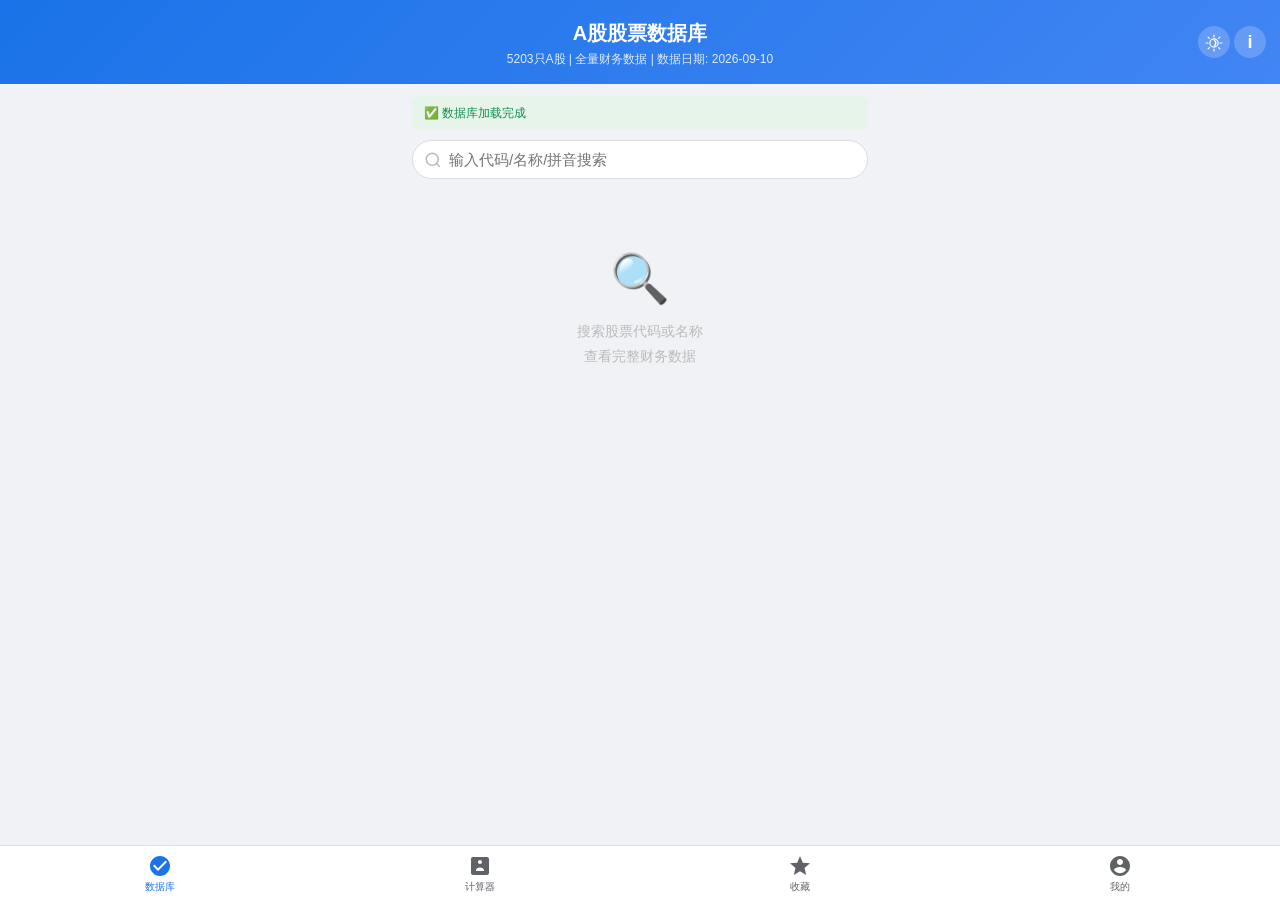
<file: PB_PE_ROE_calc.html>
<!DOCTYPE html>
<html lang="zh-CN">
<head>
<meta charset="UTF-8">
<meta name="viewport" content="width=device-width, initial-scale=1.0, maximum-scale=5.0">
<title>PB估值计算器</title>
<link rel="manifest" href="manifest.json">
<meta name="theme-color" content="#1a73e8" media="(prefers-color-scheme: light)">
  <meta name="theme-color" content="#1a1a2e" media="(prefers-color-scheme: dark)">
<meta name="apple-mobile-web-app-capable" content="yes">
<meta name="apple-mobile-web-app-status-bar-style" content="black-translucent">
<meta name="apple-mobile-web-app-title" content="PB计算器">
<link rel="apple-touch-icon" href="icon-512.jpg">
<script>var APP_VER='6.0.3';var _isAndroidApp=(function(){try{return !!(window.JSInterface||navigator.userAgent.indexOf('StockValuation')>=0||localStorage.getItem('_android_app')==='1');}catch(e){return false;}})();</script>
<script src="assets/js/common.js?v=6.0.3"></script>
<style>
:root {
  /* 基础背景 */
  --bg: #f0f2f5; --card: #ffffff; --input-readonly-bg: #f8f9fa;
  --surface: #f8f9fa;
  /* 主色 */
  --primary: #1a73e8; --primary-light: #e8f0fe;
  /* 语义色 */
  --green: #0d904f; --green-bg: #e6f4ea; --red: #d93025; --red-bg: #fce8e6;
  --blue: #1a73e8; --blue-bg: #e8f0fe; --star: #f5a623;
  /* 文字 */
  --text: #202124; --text2: #5f6368; --text3: #bbb; --text-inv: #ffffff;
  --text-readonly: #6c757d; --text-light: #ccc;
  /* 边框与阴影 */
  --gray: #5f6368; --gray-light: #dadce0; --border: #dadce0;
  --shadow: 0 1px 3px rgba(0,0,0,0.08); --shadow-md: 0 4px 12px rgba(0,0,0,0.1);
  --shadow-lg: 0 4px 16px rgba(0,0,0,0.15); --shadow-xl: 0 8px 32px rgba(0,0,0,0.2);
  --overlay: rgba(0,0,0,0.5); --overlay-light: rgba(0,0,0,0.3);
  /* 渐变 */
  --grad-header: linear-gradient(135deg, #1a73e8 0%, #4285f4 100%);
  --grad-auth: linear-gradient(135deg, #1a73e8 0%, #4285f4 50%, #1a5276 100%);
  --grad-stock-hd: linear-gradient(135deg, #1a5276 0%, #2c3e50 100%);
  --grad-updater: linear-gradient(135deg, #1a5276, #2c3e50);
  /* 交互 */
  --active-bg: #e8f0fe; --btn-overlay: rgba(255,255,255,0.2);
  --btn-overlay-hover: rgba(255,255,255,0.35); --btn-border: rgba(255,255,255,0.4);
  /* 提示 */
  --notice-bg: #fff8e1; --notice-color: #b7950b; --notice-bg-ok: #e6f4ea; --notice-color-ok: #a3b872;
  /* 其他 */
  --scrollbar: #ccc; --radius: 12px;
}
* { margin:0; padding:0; box-sizing:border-box; }
body {
  font-family: -apple-system, BlinkMacSystemFont, "Segoe UI", "PingFang SC", "Hiragino Sans GB", "Microsoft YaHei", sans-serif;
  background: var(--bg); color: var(--text); min-height: 100vh;
  -webkit-tap-highlight-color: transparent;
  -webkit-overflow-scrolling: touch;
}

/* Tab bar */
.tab-bar {
  position: fixed; bottom: 0; left: 0; right: 0; z-index: 200;
  background: var(--card); border-top: 1px solid var(--gray-light);
  display: flex; padding-bottom: env(safe-area-inset-bottom, 0);
}
.tab-item {
  flex: 1; display: flex; flex-direction: column; align-items: center;
  padding: 8px 0 6px; cursor: pointer; transition: color 0.2s;
  color: var(--text2); font-size: 10px; font-weight: 500;
  -webkit-user-select: none; user-select: none;
}
.tab-item.active { color: var(--primary); }
.tab-item svg { width: 24px; height: 24px; margin-bottom: 2px; fill: currentColor; }

/* Pages */
.page { display: none; padding-bottom: 70px; }
.page.active { display: block; }
#pageNote.active { display: block; position: fixed; top: 0; left: 0; right: 0; bottom: 0; overflow: hidden; }
#pageNote .header { position: relative; z-index: 3; }
#pageNote .note-layout { position: absolute; left: 0; right: 0; }

.header {
  background: var(--grad-header);
  color: var(--text-inv); padding: 20px 16px 16px; text-align: center;
}
.header h1 { font-size: 20px; font-weight: 600; }
.header p { font-size: 12px; opacity: 0.85; margin-top: 4px; }

.container { max-width: 480px; margin: 0 auto; padding: 12px 12px 20px; }

/* Search bar */
.search-bar { position: relative; margin-bottom: 12px; }
.search-bar input {
  width: 100%; border: 1.5px solid var(--gray-light); border-radius: 24px;
  padding: 10px 16px 10px 36px; font-size: 15px; outline: none;
  transition: border-color 0.2s; background: var(--card);
}
.search-bar input:focus { border-color: var(--primary); }
.search-icon {
  position: absolute; left: 12px; top: 50%; transform: translateY(-50%);
  width: 18px; height: 18px; color: var(--text3);
}

/* Autocomplete */
.ac-wrap { position: relative; }
.ac-list {
  position: absolute; top: 100%; left: 0; right: 0; z-index: 100;
  background: var(--card); border: 1px solid var(--gray-light); border-radius: 0 0 12px 12px;
  max-height: 240px; overflow-y: auto; box-shadow: var(--shadow-md);
  display: none;
}
.ac-list.show { display: block; }
.ac-item {
  padding: 10px 16px; cursor: pointer; font-size: 14px;
  display: flex; justify-content: space-between; align-items: center;
}
.ac-item:active, .ac-item:hover { background: var(--primary-light); }
.ac-item .ac-code { font-weight: 600; color: var(--primary); }
.ac-item .ac-name { color: var(--text2); font-size: 13px; }
.ac-empty { padding: 16px; text-align: center; color: var(--text3); font-size: 13px; }
.ac-pinyin { color: var(--text3); font-size: 11px; margin-left: 4px; }

/* ===== DB Detail Styles ===== */
.db-stock-header {
  background: var(--grad-stock-hd);
  color: var(--text-inv); border-radius: var(--radius); padding: 20px 16px;
  margin-bottom: 12px; display: flex; align-items: center; justify-content: space-between;
  box-shadow: var(--shadow-md);
}
.db-stock-header .code { font-size: 24px; font-weight: 700; }
.db-stock-header .name { font-size: 18px; font-weight: 500; margin-left: 10px; }
.db-stock-header .sub { font-size: 12px; opacity: 0.7; margin-top: 4px; }
.db-go-calc {
  background: var(--btn-overlay); color: var(--text-inv); border: 1px solid var(--btn-border);
  border-radius: 20px; padding: 6px 12px; font-size: 12px; font-weight: 600;
  cursor: pointer; white-space: nowrap; transition: background 0.2s;
}
.db-go-calc:active { background: var(--btn-overlay-hover); }

/* Key metrics row - top 4 important numbers */
.db-key-metrics {
  display: grid; grid-template-columns: 1fr 1fr 1fr 1fr; gap: 8px;
  margin-bottom: 12px;
}
.db-metric {
  background: var(--card); border-radius: 10px; padding: 12px 8px; text-align: center;
  box-shadow: var(--shadow);
}
.db-metric .metric-label { font-size: 11px; color: var(--text2); margin-bottom: 2px; }
.db-metric .metric-value { font-size: 16px; font-weight: 700; color: var(--text); }
.db-metric .metric-value.green { color: var(--green); }
.db-metric .metric-value.red { color: var(--red); }
.db-metric .metric-unit { font-size: 10px; color: var(--text2); font-weight: 400; }

/* Section card */
.db-section {
  background: var(--card); border-radius: var(--radius); margin-bottom: 10px;
  box-shadow: var(--shadow); overflow: hidden;
}
.db-section-head {
  font-size: 13px; font-weight: 600; color: var(--text-inv); padding: 8px 14px;
  display: flex; align-items: center; gap: 6px;
}
.db-section-head::before {
  content: ''; display: inline-block; width: 3px; height: 14px;
  background: var(--btn-overlay); border-radius: 2px;
}
.db-row {
  display: flex; justify-content: space-between; align-items: center;
  padding: 10px 14px; border-bottom: 1px solid var(--gray-light); font-size: 14px;
}
.db-row:last-child { border-bottom: none; }
.db-row .label { color: var(--text2); font-size: 13px; flex-shrink: 0; }
.db-row .value { font-weight: 600; text-align: right; margin-left: 12px; }
.db-row .value.green { color: var(--green); }
.db-row .value.red { color: var(--red); }

/* Long text scroll box */
.db-text-scroll {
  background: var(--surface); border-radius: 8px; padding: 10px 12px;
  font-size: 13px; line-height: 1.7; color: var(--text);
  max-height: 400px; overflow-y: auto; white-space: pre-wrap;
  -webkit-overflow-scrolling: touch;
}
.db-text-scroll::-webkit-scrollbar { width: 3px; }
.db-text-scroll::-webkit-scrollbar-thumb { background: var(--scrollbar); border-radius: 2px; }

/* Two-column detail grid */
.db-grid-2 {
  display: grid; grid-template-columns: 1fr 1fr;
}
.db-grid-2 .db-row { border-right: 1px solid var(--gray-light); }
.db-grid-2 .db-row:nth-child(even) { border-right: none; }

/* Long text row in db detail */
.db-long-text-row { padding:10px 14px; border-bottom:1px solid var(--border); }


.no-data-hint { text-align: center; padding: 60px 20px; color: var(--text3); }
.no-data-hint .icon { font-size: 48px; margin-bottom: 12px; }
.no-data-hint p { font-size: 14px; line-height: 1.8; }

/* Toast */
.toast { position: fixed; top: 50%; left: 50%; transform: translate(-50%,-50%); background: var(--card); color: var(--text); padding: 14px 28px; border-radius: 12px; font-size: 14px; z-index: 10000; pointer-events: none; opacity: 0; transition: opacity 0.25s; max-width: 280px; text-align: center; box-shadow: var(--shadow-lg); }
.toast.show { opacity: 1; }

/* Search clear button */
.search-clear { position: absolute; right: 10px; top: 50%; transform: translateY(-50%); width: 20px; height: 20px; border: none; background: var(--scrollbar); color: var(--text-inv); border-radius: 50%; font-size: 14px; line-height: 1; cursor: pointer; display: none; padding: 0; align-items: center; justify-content: center; }
.search-clear.show { display: flex; }

/* Loading spinner */

/* Loading spinner */
.db-spinner { display: inline-block; width: 24px; height: 24px; border: 3px solid var(--gray-light); border-top-color: var(--primary); border-radius: 50%; animation: spin 0.8s linear infinite; }
@keyframes spin { to { transform: rotate(360deg); } }

/* Load fail */
.db-load-fail { text-align: center; padding: 40px 20px; }
.db-load-fail p { color: var(--text2); font-size: 14px; margin-bottom: 12px; }
.db-retry-btn { background: var(--primary); color: var(--text-inv); border: none; border-radius: 8px; padding: 8px 20px; font-size: 14px; cursor: pointer; }
.db-retry-btn:active { transform: scale(0.97); }

/* History item clickable */
.history-left { cursor: pointer; }

/* Dark theme additions - handled by CSS variables */

/* ===== Calculator Styles ===== */
.card {
  background: var(--card); border-radius: var(--radius); padding: 16px;
  margin-bottom: 12px; box-shadow: var(--shadow);
}
.card-title { font-size: 15px; font-weight: 600; margin-bottom: 12px; display: flex; align-items: center; gap: 6px; }
.form-row { display: grid; grid-template-columns: 1fr 1fr; gap: 10px; margin-bottom: 10px; }
.form-row.three { grid-template-columns: 1fr 1fr 1fr; }
.form-group { display: flex; flex-direction: column; position: relative; }
.form-group label { font-size: 12px; color: var(--text2); margin-bottom: 4px; font-weight: 500; }
.form-group input {
  border: 1.5px solid var(--gray-light); border-radius: 8px;
  padding: 10px 12px; font-size: 16px; outline: none;
  transition: border-color 0.2s; background: var(--card); width: 100%;
}
.form-group input:focus { border-color: var(--primary); }
.form-group input::placeholder { color: var(--text3); font-size: 13px; }
.form-group input[readonly] { background: var(--input-readonly-bg); color: var(--text-readonly); }

.btn-row { display: flex; gap: 10px; margin-top: 4px; }
.btn { flex:1; padding:12px; border:none; border-radius:8px; font-size:15px; font-weight:600; cursor:pointer; transition: opacity 0.2s, transform 0.1s; }
.btn:active { transform: scale(0.97); }
.btn-primary { background: var(--primary); color: var(--text-inv); }
.btn-secondary { background: var(--primary-light); color: var(--primary); }
.btn-danger { background: var(--red-bg); color: var(--red); font-size:13px; padding:8px; }

.result-card { background:var(--card); border-radius:var(--radius); padding:16px; margin-bottom:12px; box-shadow:var(--shadow); display:none; }
.result-card.show { display:block; animation:fadeIn 0.3s; }
@keyframes fadeIn { from{opacity:0;transform:translateY(8px)} to{opacity:1;transform:translateY(0)} }
.result-grid { display:grid; grid-template-columns:1fr 1fr; gap:10px; margin-bottom:12px; }
.result-item { background:var(--input-readonly-bg); border-radius:8px; padding:10px; text-align:center; }
.result-item .label { font-size:11px; color:var(--text2); margin-bottom:2px; }
.result-item .value { font-size:18px; font-weight:700; }
.result-item .value.green { color:var(--green); }
.result-item .value.red { color:var(--red); }
.result-item .value.blue { color:var(--blue); }
.judge-box { text-align:center; padding:14px; border-radius:8px; font-size:16px; font-weight:700; }
.judge-box.under { background:var(--green-bg); color:var(--green); }
.judge-box.over { background:var(--red-bg); color:var(--red); }
.judge-box.fair { background:var(--blue-bg); color:var(--blue); }
.judge-detail { font-size:12px; font-weight:400; margin-top:4px; opacity:0.8; }
.formula-box { background:var(--surface); border-radius:8px; padding:10px 12px; margin-top:10px; font-size:12px; color:var(--text2); line-height:1.8; }
.formula-box span { color:var(--primary); font-weight:600; }

/* Formula tab switch */
.formula-tabs { display:flex; gap:0; margin-bottom:12px; border-bottom:2px solid var(--gray-light); }
.formula-tab { padding:8px 16px; font-size:13px; font-weight:500; color:var(--text2); cursor:pointer; white-space:nowrap; border-bottom:2px solid transparent; transition:all 0.2s; -webkit-user-select:none; user-select:none; flex:1; text-align:center; margin-bottom:-2px; }
.formula-tab.active { color:var(--primary); border-bottom-color:var(--primary); font-weight:600; }
.formula-tab:active { background:var(--primary-light); }
  .graham-params { display:none; }
  .graham-params.show { display:block; }
  .peroe-params { display:grid; }
  .peroe-params.hide { display:none; }
  .div-params { display:none; }
  .div-params.show { display:block; }

.history-card { background:var(--card); border-radius:var(--radius); margin-bottom:12px; box-shadow:var(--shadow); overflow:hidden; }
.history-item { border-bottom:1px solid var(--gray-light); display:flex; align-items:center; justify-content:space-between; position:relative; overflow:hidden; }
.history-item:last-child { border-bottom:none; }
.history-item:active { background:var(--gray-light); }
.history-item.swiping { transition:none; }
.history-item.swipe-back { transition:transform 0.3s ease; }
.history-left { flex:1; min-width:0; }
.history-code { font-size:14px; font-weight:600; }
.history-name { font-size:12px; color:var(--text2); margin-left:6px; }
.history-params { font-size:11px; color:var(--text2); margin-top:2px; white-space:nowrap; overflow:hidden; text-overflow:ellipsis; }
.history-time { font-size:10px; color:var(--text3); margin-top:2px; }
.history-right { text-align:right; flex-shrink:0; }
.history-pb { font-size:14px; font-weight:600; }
.history-judge { font-size:11px; padding:2px 8px; border-radius:4px; margin-top:2px; display:inline-block; font-weight:600; }
.history-judge.under { background:var(--green-bg); color:var(--green); }
.history-judge.over { background:var(--red-bg); color:var(--red); }
.history-judge.fair { background:var(--blue-bg); color:var(--blue); }
.history-del { background:none; border:none; color:var(--text3); font-size:18px; cursor:pointer; padding:4px 0 4px 8px; line-height:1; flex-shrink:0; }
.history-del:active { color:var(--red); }
.history-swipe-del { position:absolute; left:0; right:0; top:0; bottom:0; background:var(--primary-light); color:var(--primary); display:flex; align-items:center; justify-content:center; font-size:13px; font-weight:600; z-index:0; }
.empty-state { text-align:center; padding:40px 20px; color:var(--text3); font-size:14px; }
.section-title { font-size:14px; font-weight:600; margin-bottom:10px; display:flex; align-items:center; justify-content:space-between; }
.section-title .count { font-size:12px; font-weight:400; color:var(--text2); }
.safe-bottom { height: env(safe-area-inset-bottom, 20px); }

/* Auth overlay */
.auth-overlay {
  position: fixed; top:0; left:0; right:0; bottom:0; z-index: 9999;
  background: var(--grad-auth);
  display: flex; align-items: flex-start; justify-content: center;
  min-height: 100vh; overflow-y: auto; padding: 16px 0;
}
.auth-overlay.hidden { display: none; }
.auth-card {
  background: var(--card); border-radius: 16px; width: 90%; max-width: 380px;
  padding: 20px 20px 16px; box-shadow: var(--shadow-xl);
}
.auth-logo { text-align: center; margin-bottom: 12px; }
.auth-logo h2 { font-size: 20px; color: var(--primary); margin-bottom: 2px; }
.auth-logo p { font-size: 11px; color: var(--text2); }
.auth-tab { display: flex; margin-bottom: 14px; border-bottom: 2px solid var(--gray-light); }
.auth-tab-item {
  flex: 1; text-align: center; padding: 10px 0; font-size: 15px; font-weight: 600;
  color: var(--text3); cursor: pointer; border-bottom: 2px solid transparent;
  margin-bottom: -2px; transition: all 0.2s;
}
.auth-tab-item.active { color: var(--primary); border-bottom-color: var(--primary); }
.auth-form { display: none; }
.auth-form.active { display: block; }
.auth-field { margin-bottom: 10px; }
.auth-field label { display: block; font-size: 13px; color: var(--text2); margin-bottom: 4px; font-weight: 500; }
.auth-field input {
  width: 100%; border: 1.5px solid var(--gray-light); border-radius: 10px;
  padding: 10px 12px; font-size: 15px; outline: none; transition: border-color 0.2s;
}
.auth-field input:focus { border-color: var(--primary); }
.auth-hint { font-size: 11px; color: var(--text3); margin-top: 3px; line-height: 1.5; }
.auth-btn {
  width: 100%; padding: 11px; border: none; border-radius: 10px;
  font-size: 15px; font-weight: 600; cursor: pointer; margin-top: 4px;
  transition: opacity 0.2s;
}
.auth-btn:active { opacity: 0.85; }
.auth-btn-primary { background: var(--primary); color: var(--text-inv); }
.auth-btn-green { background: var(--green); color: var(--text-inv); }
.auth-notice {
  margin-top: 10px; padding: 8px 10px; background: var(--notice-bg); border-radius: 8px;
  font-size: 11px; color: var(--notice-color); line-height: 1.5; text-align: center;
}
.auth-error { color: var(--red); font-size: 12px; margin-top: 4px; min-height: 16px; }

/* Info button & menu */
.info-btn {
  position: absolute; top: 50%; right: 14px; z-index: 10; transform: translateY(-50%);
  width: 32px; height: 32px; border-radius: 50%; background: var(--btn-overlay);
  border: none; color: var(--text-inv); font-size: 18px; font-weight: 700;
  cursor: pointer; display: flex; align-items: center; justify-content: center;
  line-height: 1; transition: background 0.2s;
}
/* SVG sun-moon icon for theme toggle */
.theme-icon { display:inline-block; vertical-align:middle; width:18px; height:18px; }
.theme-icon svg { width:100%; height:100%; }
.info-menu {
  position: fixed; top: 0; left: 0; right: 0; bottom: 0; z-index: 300;
  display: none;
}
.info-menu.show { display: block; }
.info-menu-bg { position: absolute; top:0; left:0; right:0; bottom:0; background: var(--overlay-light); }
.info-menu-card {
  position: absolute; top: 56px; right: 12px;
  background: var(--card); border-radius: 12px; width: 280px;
  box-shadow: var(--shadow-lg); overflow-y: auto;
  max-height: calc(100vh - 70px);
  animation: menuIn 0.2s ease;
}
@keyframes menuIn { from{opacity:0;transform:translateY(-8px) scale(0.96)} to{opacity:1;transform:translateY(0) scale(1)} }
.info-menu-header { background: var(--grad-header); color:var(--text-inv); padding:10px 14px; }
.info-menu-header .app-name { font-size:15px; font-weight:700; }
.info-menu-header .app-ver { font-size:11px; opacity:0.8; margin-top:1px; }
.info-menu-body { padding:0; }
.info-menu-row { display:flex; justify-content:space-between; align-items:center; padding:8px 14px; border-bottom:1px solid var(--gray-light); font-size:13px; }
.info-menu-row:last-child { border-bottom:none; }
.info-menu-row .row-label { color:var(--text2); font-size:12px; }
.info-menu-row .row-value { font-weight:500; }
.info-menu-divider { border-top:1px solid var(--gray-light); }
.info-menu-disclaimer { padding:8px 14px; background:var(--surface); font-size:11px; color:var(--text2); line-height:1.5; }

/* ===== DB Updater Panel ===== */
.db-updater-overlay { position:fixed; top:0; left:0; right:0; bottom:0; z-index:300; background:var(--overlay); display:flex; align-items:flex-end; justify-content:center; }
.db-updater-card { background:var(--card); width:100%; max-width:480px; border-radius:16px 16px 0 0; overflow:hidden; animation:slideUp 0.3s; }
@keyframes slideUp { from{transform:translateY(100%)} to{transform:translateY(0)} }
.db-updater-header { background:var(--grad-updater); color:var(--text-inv); padding:14px 16px; display:flex; justify-content:space-between; align-items:center; }
.db-updater-header h2 { font-size:16px; font-weight:600; }
.db-updater-tabs { display:flex; border-bottom:1px solid var(--gray-light); }
.db-updater-tab { flex:1; text-align:center; padding:10px 0; font-size:13px; font-weight:500; cursor:pointer; color:var(--text2); border-bottom:2px solid transparent; transition:all 0.2s; }
.db-updater-tab.active { color:var(--primary); border-bottom-color:var(--primary); }
.db-updater-body { padding:16px; }

  /* ===== Dark Theme ===== */
  [data-theme="dark"] {
    /* 基础背景 */
    --bg: #0f0f1a; --card: #1a1a2e; --input-readonly-bg: #0d0d1a;
    --surface: #0d0d1a;
    /* 主色 */
    --primary: #5b9cf5; --primary-light: #1e2a4a;
    /* 语义色 */
    --green: #34d399; --green-bg: #0d2818; --red: #f87171; --red-bg: #2d0f0f;
    --blue: #5b9cf5; --blue-bg: #1e2a4a; --star: #f5a623;
    /* 文字 */
    --text: #e5e7eb; --text2: #9ca3af; --text3: #7a7a9a; --text-inv: #ffffff;
    --text-readonly: #7a7a9a; --text-light: #ccc;
    /* 边框与阴影 */
    --gray: #9ca3af; --gray-light: #2d2d44; --border: #2d2d44;
    --shadow: 0 1px 3px rgba(0,0,0,0.3); --shadow-md: 0 4px 12px rgba(0,0,0,0.3);
    --shadow-lg: 0 4px 16px rgba(0,0,0,0.5); --shadow-xl: 0 8px 32px rgba(0,0,0,0.5);
    --overlay: rgba(0,0,0,0.5); --overlay-light: rgba(0,0,0,0.5);
    /* 渐变 */
    --grad-header: linear-gradient(135deg, #1a1a2e 0%, #2d2d5e 100%);
    --grad-auth: linear-gradient(135deg, #1a1a2e 0%, #2d2d5e 50%, #0d0d1a 100%);
    --grad-stock-hd: linear-gradient(135deg, #0d1b2a 0%, #1b2838 100%);
    --grad-updater: linear-gradient(135deg, #0d1b2a, #1b2838);
    /* 交互 */
    --active-bg: #1e2a4a; --btn-overlay: rgba(255,255,255,0.15);
    --btn-overlay-hover: rgba(255,255,255,0.25); --btn-border: rgba(255,255,255,0.25);
    /* 提示 */
    --notice-bg: #1e2a1a; --notice-color: #a3b872; --notice-bg-ok: #0d2818; --notice-color-ok: #34d399;
    /* 便签深色模式色 */
    --note-warm-bg: #2d2815; --note-warm-text: #d4c89a;
    --note-green-bg: #0d2818; --note-green-text: #6ee7b7;
    --note-sage-bg: #1a2219; --note-sage-text: #a8c4a0;
    /* 其他 */
    --scrollbar: #444; --radius: 12px;
  }
  /* All dark mode styling now handled by CSS variables above - no per-element overrides needed */

  /* ===== Favorites Page ===== */
  .fav-group-header { display:flex; align-items:center; justify-content:space-between; padding:8px 4px; margin-top:12px; font-size:13px; font-weight:600; color:var(--text2); }
  .fav-group-header:first-child { margin-top:0; }
  .fav-group-name { display:flex; align-items:center; gap:6px; }
  .fav-group-dot { width:8px; height:8px; border-radius:50%; }
  .fav-group-actions { display:flex; gap:8px; }
  .fav-group-actions span { font-size:11px; color:var(--text3); cursor:pointer; padding:2px 6px; border-radius:4px; }
  .fav-group-actions span:active { background:var(--gray-light); }
  /* Fav tabs bar */
  .fav-tabs { display:flex; gap:0; margin-bottom:12px; overflow-x:auto; -webkit-overflow-scrolling:touch; scrollbar-width:none; border-bottom:1px solid var(--gray-light); }
  .fav-tabs::-webkit-scrollbar { display:none; }
  .fav-tab { padding:8px 14px; font-size:13px; font-weight:500; color:var(--text2); cursor:pointer; white-space:nowrap; border-bottom:2px solid transparent; transition:all 0.2s; -webkit-user-select:none; user-select:none; flex-shrink:0; }
  .fav-tab.active { color:var(--primary); border-bottom-color:var(--primary); font-weight:600; }
  .fav-tab:active { background:var(--primary-light); }
  .fav-tab-add { color:var(--text3); font-size:16px; font-weight:400; }
  .fav-tab-add:active { color:var(--primary); }
  .fav-item { display:flex; align-items:center; padding:10px 12px; margin:4px 0; background:var(--card); border-radius:var(--radius); box-shadow:var(--shadow); }
  .fav-item:active { background:var(--active-bg); }
  .fav-star { font-size:18px; color:var(--star); cursor:pointer; flex-shrink:0; margin-right:10px; -webkit-user-select:none; user-select:none; }
  .fav-info { flex:1; min-width:0; cursor:pointer; }
  .fav-info-top { display:flex; align-items:baseline; gap:6px; }
  .fav-code { font-size:15px; font-weight:700; color:var(--text); }
  .fav-name { font-size:13px; color:var(--text2); }
  .fav-metrics { display:flex; gap:12px; margin-top:4px; font-size:11px; color:var(--text3); }
  .fav-metric-val { font-weight:600; color:var(--text2); }
  .fav-go { font-size:16px; color:var(--text3); padding:8px; cursor:pointer; flex-shrink:0; min-width:36px; text-align:center; border-radius:8px; }
  .fav-go:active { background:var(--active-bg); }
  .fav-note-btn { font-size:16px; color:var(--text3); padding:8px; cursor:pointer; flex-shrink:0; min-width:36px; text-align:center; border-radius:8px; margin-right:4px; display:inline-block; transform:scaleX(-1); transition:color .2s; }
  .fav-note-btn.has-notes { color:var(--primary); }
  .fav-note-btn:active { background:var(--active-bg); }
  .fav-group-tag { font-size:11px; color:var(--primary); background:var(--primary-light); border-radius:10px; padding:2px 8px; cursor:pointer; white-space:nowrap; flex-shrink:0; margin-right:6px; }
  .fav-group-tag:active { background:var(--active-bg); }
  /* Group Picker Modal */
  .gp-overlay { display:none; position:fixed; top:0; left:0; right:0; bottom:0; background:var(--overlay); z-index:9999; align-items:center; justify-content:center; }
  .gp-overlay.show { display:flex; }
  .gp-card { background:var(--card); border-radius:16px; width:88%; max-width:320px; padding:20px 14px 14px; box-shadow:var(--shadow-xl); animation:gpIn 0.2s ease; }
  @keyframes gpIn { from { transform:scale(0.9); opacity:0; } to { transform:scale(1); opacity:1; } }
  .gp-title { font-size:16px; font-weight:600; text-align:center; margin-bottom:14px; color:var(--text); }
  .gp-list { max-height:240px; overflow-y:auto; }
  .gp-item { display:flex; align-items:center; padding:12px 14px; border-radius:10px; cursor:pointer; transition:background 0.15s; font-size:14px; color:var(--text); }
  .gp-item:active { background:var(--primary-light); }
  .gp-item.active { color:var(--primary); font-weight:600; }
  .gp-item-dot { width:8px; height:8px; border-radius:50%; margin-right:10px; flex-shrink:0; }
  .gp-item-check { margin-left:auto; font-size:16px; color:var(--primary); }
  .gp-new-row { display:flex; gap:6px; margin-top:12px; padding-top:12px; border-top:1px solid var(--gray-light); }
  .gp-new-input { flex:1; min-width:0; width:0; border:1px solid var(--gray-light); border-radius:8px; padding:8px 10px; font-size:13px; outline:none; background:var(--card); color:var(--text); box-sizing:border-box; }
  .gp-new-input:focus { border-color:var(--primary); }
  .gp-new-btn { background:var(--primary); color:var(--text-inv); border:none; border-radius:8px; padding:8px 12px; font-size:13px; cursor:pointer; white-space:nowrap; flex-shrink:0; }
  .gp-new-btn:active { opacity:0.8; }
  .gp-cancel { text-align:center; padding:10px 0 0; color:var(--text3); font-size:14px; cursor:pointer; }
  .gp-cancel:active { color:var(--text2); }
  .note-section { margin-top:12px; border-top:1px solid var(--gray-light); padding-top:12px; }
  .note-section-title { font-size:13px; font-weight:600; color:var(--text2); margin-bottom:8px; }
  .note-add-row { display:flex; flex-direction:column; gap:8px; margin-bottom:10px; }
  .note-add-row-top { display:flex; gap:6px; align-items:center; }
  .note-date-btn { flex:0 0 auto; font-size:12px; padding:6px 10px; border:1px solid var(--primary); border-radius:6px; background:var(--card); color:var(--primary); text-align:center; cursor:pointer; white-space:nowrap; position:relative; }
  .note-date-btn:active { opacity:0.7; }
  .note-add-row textarea { font-size:13px; padding:8px 10px; border:1px solid var(--gray-light); border-radius:6px; background:var(--card); color:var(--text); resize:none; min-height:72px; }
  .note-add-btn { background:var(--primary); color:var(--text-inv); border:none; border-radius:6px; padding:6px 12px; font-size:12px; cursor:pointer; white-space:nowrap; flex-shrink:0; }
  .note-add-btn:active { opacity:0.8; }
  .remark-list { max-height:200px; overflow-y:auto; }
  .note-item { display:flex; align-items:flex-start; padding:7px 0; border-bottom:1px solid var(--gray-light); font-size:12px; line-height:1.5; gap:6px; }
  .note-item.editing { flex-direction:column; }
  .note-item:last-child { border-bottom:none; }
  .note-date { color:var(--primary); font-weight:600; flex-shrink:0; white-space:nowrap; font-size:12px; }
  .note-text { flex:1; color:var(--text); word-break:break-all; font-size:12px; }
  .note-act { display:flex; gap:16px; flex-shrink:0; align-items:center; }
  .note-act-icon { font-size:20px; cursor:pointer; line-height:1; padding:6px; opacity:0.5; min-width:32px; min-height:32px; display:flex; align-items:center; justify-content:center; border-radius:6px; }
  .note-act-icon:active { opacity:1; background:var(--active-bg); }
  .note-act-icon.edit-icon { color:var(--primary); }
  .note-act-icon.del-icon { color:var(--red); }
  .note-edit-input { font-size:13px; padding:8px 10px; border:1px solid var(--primary); border-radius:6px; background:var(--card); color:var(--text); resize:none; min-height:72px; width:100%; box-sizing:border-box; }
  .note-empty { color:var(--text3); font-size:12px; text-align:center; padding:8px 0; }
  /* Notepad (投资笔记页) - JS控制高度，不用CSS bottom */
  .note-layout { position: relative; width: 100%; overflow: hidden; }
  .note-left { position: absolute; left: 0; top: 0; width: 110px; background: var(--surface); transition: width 0.2s; z-index: 2; overflow: hidden; }
  .note-left.collapsed { width: 0; }
  .note-left-bar { display: flex; align-items: center; gap: 4px; padding: 4px 6px; background: var(--card); border-bottom: 1px solid var(--gray-light); height: 28px; box-sizing: border-box; }
  .note-list { position: absolute; top: 28px; left: 0; right: 0; overflow-y: auto; -webkit-overflow-scrolling: touch; }
  .note-left-toggle { position: absolute; left: 110px; top: 50%; transform: translateY(-50%); width: 18px; height: 40px; background: var(--card); border: 1px solid var(--gray-light); border-left: none; border-radius: 0 6px 6px 0; display: flex; align-items: center; justify-content: center; cursor: pointer; font-size: 10px; color: var(--text3); z-index: 5; transition: left 0.2s; }
  .note-left.collapsed ~ .note-left-toggle { left: 0; }
  .note-item { display:flex; align-items:center; gap:4px; padding:7px 6px; border-bottom:1px solid var(--gray-light); cursor:pointer; transition:background 0.15s; }
  .note-item:active, .note-item.active { background:var(--primary-light); }
  .note-item-icon { flex-shrink:0; color:var(--primary); display:flex; align-items:center; }
  .note-item-icon svg { width:14px; height:14px; fill:var(--primary); }
  .note-item-info { flex:1; min-width:0; }
  .note-item-title { font-size:11px; font-weight:600; color:var(--text); overflow:hidden; text-overflow:ellipsis; white-space:nowrap; }
  .note-item-meta { font-size:9px; color:var(--text3); margin-top:1px; }
  .note-item-del { font-size:12px; color:var(--red); opacity:0.4; cursor:pointer; padding:2px; flex-shrink:0; }
  .note-item-del:active { opacity:1; }
  .note-add-btn { font-size:14px; color:var(--primary); cursor:pointer; padding:0 6px; border:none; background:none; font-family:inherit; white-space:nowrap; text-align:center; line-height:1; }
  .note-add-btn:active { opacity:0.7; }
  .note-editor { position: absolute; top: 0; left: 110px; right: 0; overflow: hidden; }
  .note-toolbar { display: flex; padding: 0 4px; background: var(--card); border-bottom: 1px solid var(--gray-light); height: 28px; box-sizing: border-box; align-items: center; }
  .note-toolbar-row { display:flex; align-items:center; height:100%; width:100%; -webkit-user-select:none; user-select:none; overflow:hidden; justify-content:space-between; }
  .note-toolbar-row::-webkit-scrollbar { display:none; }
  .note-toolbar-btn { font-size:13px; padding:1px 3px; border:1px solid var(--gray-light); border-radius:4px; background:var(--card); color:var(--text); cursor:pointer; font-family:inherit; white-space:nowrap; -webkit-user-select:none; user-select:none; flex-shrink:0; line-height:1.4; display:flex; align-items:center; justify-content:center; margin-right:15px; }
  .note-toolbar-btn:last-child { margin-right:0; }
  .note-toolbar-btn:active { opacity:0.7; }
  .note-toolbar-btn.active { background:var(--primary); color:var(--text-inv); border-color:var(--primary); }
  .note-editor-area { position: absolute; top: 28px; left: 0; right: 0; overflow: hidden; }
  .note-empty { position: absolute; top: 28px; left: 0; right: 0; display: flex; align-items: center; justify-content: center; color: var(--text3); font-size: 13px; }
  .note-editor-scroll { width:100%; height:100%; overflow-y:auto; padding:12px; box-sizing:border-box; }
  .note-editor-content { width:100%; min-height:100%; outline:none; border:none; background:transparent; color:var(--text); font-size:15px; line-height:1.7; word-break:break-all; white-space:pre-wrap; resize:none; -webkit-user-select:text; user-select:text; }
  .note-editor-content:empty::before { content:attr(data-placeholder); color:var(--text3); pointer-events:none; }
  .note-editor-content img { max-width:100%; height:auto; border-radius:6px; margin:4px 0; display:block; }
  .note-theme-warm { background:var(--note-warm-bg, #f5efc1); color:var(--note-warm-text, #5b4618); }
  .note-theme-green { background:var(--note-green-bg, #e8f5e9); color:var(--note-green-text, #2e7d32); }
  .note-theme-sage { background:var(--note-sage-bg, #d5ddd0); color:var(--note-sage-text, #3e4a3a); }
  .note-bg-btn { width:14px; height:14px; border-radius:50%; border:2px solid var(--gray-light); cursor:pointer; flex-shrink:0; margin:0 3px; }
  .note-bg-btn.active { border-color:var(--primary); box-shadow:0 0 0 2px var(--primary); }
  .note-bg-warm { background:var(--note-warm-bg, #f5efc1); }
  .note-bg-green { background:var(--note-green-bg, #c8e6c9); }
  .note-bg-sage { background:var(--note-sage-bg, #b5c4a9); }
  .fav-empty { text-align:center; padding:60px 20px; color:var(--text3); }
  .fav-empty-icon { font-size:48px; margin-bottom:12px; }
  .fav-empty p { font-size:14px; margin-bottom:6px; }
  .fav-empty small { font-size:12px; color:var(--text3); }
  .fav-count-badge { font-size:11px; background:var(--primary); color:var(--text-inv); border-radius:10px; padding:1px 7px; margin-left:4px; }
  .db-fav-star { font-size:22px; color:var(--scrollbar); cursor:pointer; transition:color 0.2s; -webkit-user-select:none; user-select:none; padding:0 8px; margin-right:6px; }
  .db-fav-star.active { color:var(--star); }
  .db-fav-star:active { transform:scale(1.3); }
  /* Dark overrides handled by CSS variables */

  /* Custom Calendar Popup */
  .cal-popup { position:absolute; z-index:9999; background:var(--card); border:1px solid var(--gray-light); border-radius:10px; box-shadow:var(--shadow-lg); padding:12px; width:260px; left:0; top:100%; margin-top:4px; }
  .cal-header { display:flex; align-items:center; justify-content:space-between; margin-bottom:8px; }
  .cal-header span { font-size:14px; font-weight:600; color:var(--text); }
  .cal-nav { background:none; border:none; font-size:18px; color:var(--primary); cursor:pointer; padding:4px 8px; border-radius:4px; line-height:1; }
  .cal-nav:active { background:var(--active-bg); }
  .cal-grid { display:grid; grid-template-columns:repeat(7,1fr); gap:2px; text-align:center; }
  .cal-grid .cal-wk { font-size:11px; color:var(--text3); font-weight:600; padding:4px 0; }
  .cal-grid .cal-d { font-size:13px; padding:6px 0; border-radius:50%; cursor:pointer; color:var(--text); line-height:1.2; }
  .cal-grid .cal-d:active { background:var(--primary); color:var(--text-inv); }
  .cal-grid .cal-d.today { border:1px solid var(--primary); }
  .cal-grid .cal-d.sel { background:var(--primary); color:var(--text-inv); }
  .cal-grid .cal-d.other { color:var(--text3); opacity:0.4; }
  /* Calendar dark overrides handled by CSS variables */

  /* === Mini Calculator === */
  .calc-overlay { display:none; position:fixed; top:0; left:0; right:0; bottom:0; background:var(--overlay); z-index:9999; align-items:center; justify-content:center; }
  .calc-overlay.show { display:flex; }
  .calc-card { background:var(--card); border-radius:16px; width:90%; max-width:360px; max-height:95vh; min-height:60vh; padding:16px; box-shadow:var(--shadow-xl); animation:gpIn 0.2s ease; display:flex; flex-direction:column; }
  .calc-display { background:var(--bg); border-radius:10px; padding:14px 18px; margin-top:12px; margin-bottom:2px; text-align:right; min-height:80px; display:flex; flex-direction:column; justify-content:flex-end; overflow:hidden; }
  .calc-expr { font-size:13px; color:var(--text3); min-height:18px; overflow:hidden; text-overflow:ellipsis; white-space:nowrap; }
  .calc-result { font-size:40px; font-weight:700; color:var(--text); line-height:1.2; overflow:hidden; text-overflow:ellipsis; white-space:nowrap; font-family:'SF Mono','Menlo','Consolas',monospace; }
  .calc-grid-btn { display:grid; grid-template-columns:repeat(4,1fr); gap:16px; flex:1; align-content:center; }
  .calc-btn { border:none; border-radius:12px; font-size:22px; font-weight:500; cursor:pointer; aspect-ratio:1.8/1; display:flex; align-items:center; justify-content:center; transition:opacity 0.1s; font-family:inherit; -webkit-user-select:none; user-select:none; }
  .calc-btn:active { opacity:0.65; }
  .calc-btn-num { background:var(--primary-light); color:var(--text); }
  .calc-btn-op { background:var(--primary); color:var(--text-inv); }
  .calc-btn-op.active { background:var(--green); }
  .calc-btn-fn { background:var(--bg); color:var(--text2); font-size:18px; }
  .calc-btn-eq { background:var(--green); color:var(--text-inv); }
  .calc-btn-zero { grid-column:span 2; aspect-ratio:auto; }
  .calc-close { text-align:center; margin-top:4px; color:var(--text3); font-size:14px; cursor:pointer; flex-shrink:0; }
  .calc-close:active { color:var(--text2); }
  .calc-icon-svg { width:16px; height:16px; fill:currentColor; vertical-align:middle; }

  /* ===== Responsive ===== */
  @media (max-width: 360px) {
    .form-row, .form-row.three { flex-direction: column; }
  }

  /* ===== Accessibility ===== */
  @media (prefers-reduced-motion: reduce) {
    *, *::before, *::after { animation-duration: 0.01ms !important; transition-duration: 0.01ms !important; }
  }


</style>
</head>
<body>

<!-- v6.0.0: 登录墙已移除（本地模式，无需注册/登录） -->

<!-- ========== Anti-flash: hide default page before render if tab param present ========== -->
<script>(function(){var m=location.search.match(/[?&]tab=(\w+)/);if(m&&m[1]&&m[1]!=='db'){var s=document.createElement('style');s.id='antiFlashStyle';s.textContent='#pageDB{display:none!important}';document.head.appendChild(s);}})();</script>

<!-- ========== PAGE 1: Database ========== -->
<div class="page active" id="pageDB">
  <div class="header" style="position:relative;">
    <h1>A股股票数据库</h1>
    <p id="dbSubTitle">加载中... | 全量财务数据</p>
    <button class="info-btn" onclick="toggleInfoMenu()">i</button>
    <button class="info-btn" style="right:50px;" id="themeBtnDB" onclick="toggleTheme()" title="切换深色模式"><span id="themeIconDB"></span></button>
  </div>
  <div class="container">
    <div id="dbVerNotice" style="display:none;margin-bottom:10px;padding:8px 12px;border-radius:8px;font-size:12px;line-height:1.5;display:flex;align-items:center;gap:6px;"></div>
    <div class="search-bar ac-wrap">
      <svg class="search-icon" viewBox="0 0 24 24" fill="none" stroke="currentColor" stroke-width="2"><circle cx="11" cy="11" r="8"/><line x1="21" y1="21" x2="16.65" y2="16.65"/></svg>
      <input type="text" id="dbSearch" placeholder="输入代码/名称/拼音搜索" autocomplete="off">
      <button class="search-clear" id="dbSearchClear" onclick="dbSearch.value='';this.classList.remove('show');dbSearch.focus();document.getElementById('dbContent').innerHTML=document.getElementById('dbPlaceholder').innerHTML;">&times;</button>
      <div class="ac-list" id="dbAcList"></div>
    </div>

    <div id="dbContent">
      <div id="dbLoadHint" style="display:none;text-align:center;padding:30px 20px;"><div class="db-spinner"></div><p style="margin-top:12px;color:var(--text2);font-size:13px;">正在加载数据库...</p></div>
      <div id="dbPlaceholder" style="display:none;"><div class="no-data-hint"><div class="icon">&#128269;</div><p>搜索股票代码或名称<br>查看完整财务数据</p></div></div>
      <div class="no-data-hint" id="dbDefaultHint">
        <div class="icon">&#128269;</div>
        <p>搜索股票代码或名称<br>查看完整财务数据</p>
      </div>
    </div>
  </div>
</div>

<!-- ========== PAGE 2: Calculator ========== -->
<div class="page" id="pageCalc">
  <div class="header" style="position:relative;">
    <button class="info-btn" style="position:absolute;right:12px;top:50%;transform:translateY(-50%);" id="themeBtnCalc" onclick="toggleTheme()" title="切换深色模式"><span id="themeIconCalc"></span></button>
    <h1>估值计算器</h1>
    <p>输入数据，一键验证估值偏离度</p>
  </div>
  <div class="container">
    <div class="card">
      <div class="card-title" style="position:relative;">&#x1F4DD; 录入数据<span class="calc-fav-btn" id="calcInputFavBtn" style="display:block;position:absolute;right:0;top:50%;transform:translateY(-50%);" onclick="toggleFavCalc()">☆</span></div>
      <div class="formula-tabs">
        <div class="formula-tab active" id="formulaTabPEROE" onclick="switchFormula('peroe')">PE×ROE</div>
        <div class="formula-tab" id="formulaTabGraham" onclick="switchFormula('graham')">Graham</div>
        <div class="formula-tab" id="formulaTabDIV" onclick="switchFormula('div')">DIV</div>
      </div>
      <div class="form-row">
        <div class="form-group">
          <label>股票代码</label>
          <div class="ac-wrap">
            <input type="text" id="code" placeholder="代码/名称/拼音" inputmode="text" maxlength="6" autocomplete="off">
            <div class="ac-list" id="calcAcList"></div>
          </div>
        </div>
        <div class="form-group">
          <label>股票名称</label>
          <input type="text" id="name" placeholder="自动填充" readonly>
        </div>
      </div>
      <div class="form-row three peroe-params" id="peroeRow">
        <div class="form-group"><label>PE(TTM)</label><input type="text" id="pe" placeholder="7.49 或 100/13" inputmode="decimal" autocomplete="off" onblur="onCalcBlur(this)" onkeydown="if(event.key==='Enter')this.blur()"></div>
        <div class="form-group"><label>ROE(%)</label><input type="text" id="roe" placeholder="13.63 或 50-36" inputmode="decimal" autocomplete="off" onblur="onCalcBlur(this)" onkeydown="if(event.key==='Enter')this.blur()"></div>
        <div class="form-group"><label>市场PB</label><input type="text" id="pb" placeholder="0.70 或 2.1/3" inputmode="decimal" autocomplete="off" onblur="onCalcBlur(this)" onkeydown="if(event.key==='Enter')this.blur()"></div>
      </div>
      <div class="graham-params" id="grahamParams">
        <div class="form-row three">
          <div class="form-group"><label>EPS</label><input type="text" id="grahamEPS" placeholder="如 1.50 或 3+0.5" inputmode="decimal" autocomplete="off" onblur="onCalcBlur(this)" onkeydown="if(event.key==='Enter')this.blur()"></div>
          <div class="form-group"><label>股价</label><input type="text" id="grahamPrice" placeholder="如 25.00 或 100/4" inputmode="decimal" autocomplete="off" onblur="onCalcBlur(this)" onkeydown="if(event.key==='Enter')this.blur()"></div>
          <div class="form-group"><label>预期g(%)</label><input type="text" id="grahamG" placeholder="默认0 或 5+2" inputmode="decimal" autocomplete="off" onblur="onCalcBlur(this)" onkeydown="if(event.key==='Enter')this.blur()"></div>
        </div>
      </div>
      <div class="div-params" id="divParams">
        <div class="form-row three">
          <div class="form-group"><label>每股股息(元)</label><input type="text" id="divDPS" placeholder="如 0.50 或 2/4" inputmode="decimal" autocomplete="off" onblur="onCalcBlur(this)" onkeydown="if(event.key==='Enter')this.blur()"></div>
          <div class="form-group"><label>股价</label><input type="text" id="divPrice" placeholder="如 12.00" inputmode="decimal" autocomplete="off" onblur="onCalcBlur(this)" onkeydown="if(event.key==='Enter')this.blur()"></div>
          <div class="form-group"><label>目标股息率(%)</label><input type="text" id="divTarget" placeholder="如 4.5" inputmode="decimal" autocomplete="off" onblur="onCalcBlur(this)" onkeydown="if(event.key==='Enter')this.blur()"></div>
        </div>
      </div>
      <div style="text-align:right;margin-top:0;margin-bottom:10px;">
        <span id="rtBtn" style="font-size:12px;color:var(--primary);cursor:pointer;" onclick="fetchRealTimeData(codeInput.value.trim())">&#x1F504; 刷新实时数据</span>
      </div>
      <div class="btn-row">
        <button class="btn btn-primary" onclick="calculate()">&#x1F4CA; 计 算</button>
        <button class="btn btn-secondary" onclick="clearForm()">&#x2716; 清 除</button>
      </div>
      <div id="rtStatus" style="display:none;text-align:center;padding:4px 0;font-size:12px;color:var(--text2);"></div>
    </div>
    <div class="result-card" id="resultCard" style="position:relative;">
      <!-- 估值速览 -->
      <div id="quickView" style="display:none;margin-bottom:12px;">
        <div style="font-size:13px;font-weight:600;color:var(--text2);margin-bottom:8px;">估值速览</div>
        <div id="quickViewContent" style="display:grid;grid-template-columns:1fr 1fr 1fr;gap:8px;"></div>
      </div>
      <div class="card-title">&#x1F4C8; 计算结果</div>
      <div class="result-grid" id="resultGrid">
        <div class="result-item" id="riCalc"><div class="label" id="lblCalc">计算PB</div><div class="value" id="calcPB">-</div></div>
        <div class="result-item" id="riMarket"><div class="label" id="lblMarket">市场PB</div><div class="value" id="marketPB">-</div></div>
        <div class="result-item"><div class="label">偏差</div><div class="value" id="deviation">-</div></div>
        <div class="result-item" id="riExtra"><div class="label" id="lblExtra">隐含ROE</div><div class="value" id="impliedROE">-</div></div>
      </div>
      <div class="judge-box" id="judgeBox" style="display:none;">-</div>
      <div class="formula-box" id="formulaBox" style="display:none;"></div>
      <!-- 极端情况下投资收益率 -->
      <div id="investRateBox" style="display:none;margin-top:12px;padding:12px 14px;background:var(--input-readonly-bg);border-radius:8px;">
        <div style="font-size:12px;font-weight:600;color:var(--text2);margin-bottom:6px;">极端情况 · 投资收益率</div>
        <span style="font-size:22px;font-weight:700;color:var(--primary);" id="investRateVal">-</span>
      </div>
    </div>
    <div class="section-title"><span>&#x1F4CB; 历史记录</span><span class="count" id="historyCount">0 条</span></div>
    <div class="history-card" id="historyList"><div class="empty-state">暂无记录</div></div>
    <div class="btn-row" id="clearHistoryRow" style="display:none;"><button class="btn btn-danger" onclick="clearHistory()">&#x1F5D1; 清空全部历史</button></div>
  </div>
</div>

<!-- ========== PAGE 3: Favorites ========== -->
<div class="page" id="pageFav">
  <div class="header" style="position:relative;">
    <h1>⭐ 我的收藏</h1>
    <p id="favSubTitle">0 只股票</p>
    <button class="info-btn" style="right:52px;" onclick="favExport()" title="导出收藏JSON" id="favSyncBtn"><span style="font-size:14px;">&#x21BB;</span></button>
    <button class="info-btn" style="right:12px;" id="themeBtnFav" onclick="toggleTheme()" title="切换深色模式"><span id="themeIconFav"></span></button>
  </div>
  <div class="container">
    <div class="fav-tabs" id="favTabs"></div>
    <div id="favContent">
      <div class="fav-empty">
        <div class="fav-empty-icon">⭐</div>
        <p>还没有收藏的股票</p>
        <small>在数据库或计算器中点击★收藏</small>
      </div>
    </div>
  </div>
</div>

<!-- ========== PAGE 4: Notepad (投资笔记) ========== -->
<div class="page" id="pageNote">
  <div class="header" style="position:relative;">
    <h1>投资笔记</h1>
    <p id="noteSubTitle">0 条</p>
    <button class="info-btn" style="right:12px;" id="themeBtnNote" onclick="toggleTheme()" title="切换深色模式"><span id="themeIconNote"></span></button>
    <button class="info-btn" style="right:50px;" onclick="toggleToolMenu()" title="投资工具"><svg width="18" height="18" viewBox="0 0 24 24" fill="none" stroke="currentColor" stroke-width="2" stroke-linecap="round" stroke-linejoin="round"><path d="M23 19a2 2 0 0 1-2 2H3a2 2 0 0 1-2-2V8a2 2 0 0 1 2-2h4l2-3h6l2 3h4a2 2 0 0 1 2 2z"/><circle cx="12" cy="13" r="4"/></svg></button>
  </div>
  <div class="note-layout">
    <!-- 左侧：列表（可收起） -->
    <div class="note-left" id="noteLeft">
      <div class="note-left-bar">
        <button class="note-bg-btn note-bg-warm active" id="noteBgWarm" onclick="noteSetTheme('warm')" title="黄色"></button>
        <button class="note-bg-btn note-bg-green" id="noteBgGreen" onclick="noteSetTheme('green')" title="浅绿"></button>
        <button class="note-bg-btn note-bg-sage" id="noteBgSage" onclick="noteSetTheme('sage')" title="灰绿"></button>
        <div style="flex:1;"></div>
        <button class="note-add-btn" onclick="noteNew()">&#x2795;</button>
      </div>
      <div class="note-list" id="noteList"></div>
    </div>
    <!-- 左侧收起/展开按钮 -->
    <div class="note-left-toggle" id="noteLeftToggle" onclick="noteToggleLeft()">&#x25C0;</div>
    <!-- 右侧：编辑区 -->
    <div class="note-editor" id="noteEditor" style="display:none;">
      <div class="note-toolbar" id="noteToolbar">
        <div class="note-toolbar-row">
          <div style="display:flex;align-items:center;flex-shrink:0;">
            <button class="note-toolbar-btn" onclick="noteCut()" title="剪切">✂</button>
            <button class="note-toolbar-btn" onclick="noteCopy()" title="复制">⎘</button>
            <button class="note-toolbar-btn" onclick="notePaste()" title="粘贴">📋</button>
            <button class="note-toolbar-btn" onclick="noteSelectAll()" title="全选">☑</button>
            <button class="note-toolbar-btn" onclick="calcOpen()" title="计算器" style="margin-right:15px;"><svg width="14" height="14" viewBox="0 0 24 24" fill="none" stroke="currentColor" stroke-width="2" stroke-linecap="round" stroke-linejoin="round"><rect x="4" y="2" width="16" height="20" rx="2"/><line x1="8" y1="6" x2="16" y2="6"/><circle cx="8" cy="12" r="0.5"/><circle cx="12" cy="12" r="0.5"/><circle cx="16" cy="12" r="0.5"/><circle cx="8" cy="16" r="0.5"/><circle cx="12" cy="16" r="0.5"/><circle cx="16" cy="16" r="0.5"/></svg></button>
          </div>
          <div style="display:flex;align-items:center;flex-shrink:0;">
            <button class="note-toolbar-btn" onclick="noteFontSize(-1)" style="margin-right:2px;">A-</button>
            <span id="noteFontSizeLabel" style="font-size:12px;min-width:14px;text-align:center;color:var(--text);-webkit-user-select:none;user-select:none;flex-shrink:0;display:flex;align-items:center;justify-content:center;margin:0 2px;">15</span>
            <button class="note-toolbar-btn" onclick="noteFontSize(1)" style="margin-right:0;">A+</button>
          </div>
        </div>
      </div>
      <div class="note-editor-area">
        <div class="note-editor-scroll" id="noteEditorScroll">
          <div class="note-editor-content note-theme-warm" id="noteEditorContent" contenteditable="true" data-placeholder="开始输入内容..." oninput="noteOnInput()" onmouseup="_noteSaveRange()" onkeyup="_noteSaveRange()" onblur="_noteSaveRange()"></div>
        </div>
      </div>
    </div>
    <!-- 空状态 -->
    <div id="noteEmpty" class="note-empty">点击「新建」创建投资笔记</div>
  </div>
</div>

<!-- ========== Mini Calculator ========== -->
<div class="calc-overlay" id="calcOverlay" onclick="calcClose(event)">
  <div class="calc-card" onclick="event.stopPropagation()">
    <div class="calc-display">
      <div class="calc-expr" id="calcExpr"></div>
      <div class="calc-result" id="calcResult">0</div>
    </div>
    <div class="calc-grid-btn">
      <button class="calc-btn calc-btn-fn" onclick="calcClear()">C</button>
      <button class="calc-btn calc-btn-fn" onclick="calcBack()">&#x232B;</button>
      <button class="calc-btn calc-btn-fn" onclick="calcPercent()">%</button>
      <button class="calc-btn calc-btn-op" id="calcBtnDiv" onclick="calcOp('/')">&#xF7;</button>
      <button class="calc-btn calc-btn-num" onclick="calcInput('7')">7</button>
      <button class="calc-btn calc-btn-num" onclick="calcInput('8')">8</button>
      <button class="calc-btn calc-btn-num" onclick="calcInput('9')">9</button>
      <button class="calc-btn calc-btn-op" id="calcBtnMul" onclick="calcOp('*')">&times;</button>
      <button class="calc-btn calc-btn-num" onclick="calcInput('4')">4</button>
      <button class="calc-btn calc-btn-num" onclick="calcInput('5')">5</button>
      <button class="calc-btn calc-btn-num" onclick="calcInput('6')">6</button>
      <button class="calc-btn calc-btn-op" id="calcBtnSub" onclick="calcOp('-')">&minus;</button>
      <button class="calc-btn calc-btn-num" onclick="calcInput('1')">1</button>
      <button class="calc-btn calc-btn-num" onclick="calcInput('2')">2</button>
      <button class="calc-btn calc-btn-num" onclick="calcInput('3')">3</button>
      <button class="calc-btn calc-btn-op" id="calcBtnAdd" onclick="calcOp('+')">+</button>
      <button class="calc-btn calc-btn-num calc-btn-zero" onclick="calcInput('0')">0</button>
      <button class="calc-btn calc-btn-num" onclick="calcInput('.')">.</button>
      <button class="calc-btn calc-btn-eq" onclick="calcEq()">=</button>
    </div>
    <div class="calc-close" onclick="calcClose()">关闭</div>
  </div>
</div>

<!-- Tab Bar -->
<div class="tab-bar">
  <div class="tab-item active" data-tab="db" onclick="switchTab('db')">
    <svg viewBox="0 0 24 24"><path d="M12 2C6.48 2 2 6.48 2 12s4.48 10 10 10 10-4.48 10-10S17.52 2 12 2zm-2 15l-5-5 1.41-1.41L10 14.17l7.59-7.59L19 8l-9 9z"/></svg>
    <span>数据库</span>
  </div>
  <div class="tab-item" data-tab="calc" onclick="switchTab('calc')">
    <svg viewBox="0 0 24 24"><path d="M19 3H5c-1.1 0-2 .9-2 2v14c0 1.1.9 2 2 2h14c1.1 0 2-.9 2-2V5c0-1.1-.9-2-2-2zm-7 3c1.1 0 2 .9 2 2s-.9 2-2 2-2-.9-2-2 .9-2 2-2zm4 11H8v-1c0-1.7 2.7-2.5 4-2.5s4 .8 4 2.5v1z"/></svg>
    <span>计算器</span>
  </div>
  <div class="tab-item" data-tab="fav" onclick="switchTab('fav')">
    <svg viewBox="0 0 24 24"><path d="M12 17.27L18.18 21l-1.64-7.03L22 9.24l-7.19-.61L12 2 9.19 8.63 2 9.24l5.46 4.73L5.82 21z"/></svg>
    <span>收藏</span>
  </div>
  <div class="tab-item" data-tab="note" onclick="switchTab('note')">
    <svg viewBox="0 0 24 24"><path d="M12 2C6.48 2 2 6.48 2 12s4.48 10 10 10 10-4.48 10-10S17.52 2 12 2zm0 3c1.66 0 3 1.34 3 3s-1.34 3-3 3-3-1.34-3-3 1.34-3 3-3zm0 14.2c-2.5 0-4.71-1.28-6-3.22.03-1.99 4-3.08 6-3.08 1.99 0 5.97 1.09 6 3.08-1.29 1.94-3.5 3.22-6 3.22z"/></svg>
    <span>我的</span>
  </div>
</div>
<div class="toast" id="toast"></div>

<!-- Group Picker Modal -->
<div class="gp-overlay" id="gpOverlay" onclick="_gpCancel()">
  <div class="gp-card" onclick="event.stopPropagation()">
    <div class="gp-title" id="gpTitle">选择分组</div>
    <div class="gp-list" id="gpList"></div>
    <div class="gp-new-row" id="gpNewRow">
      <input class="gp-new-input" id="gpNewInput" placeholder="输入新分组名" maxlength="8" />
      <button class="gp-new-btn" onclick="_gpCreateGroup()">创建</button>
    </div>
    <div class="gp-cancel" onclick="_gpCancel()">取消</div>
  </div>
</div>

<div class="safe-bottom"></div>

<!-- Radar Dialog (chart, scrollable) -->
<div class="gp-overlay" id="radarDialogOverlay" onclick="closeRadarDialog()" style="color-scheme:light only;">
  <div class="gp-card" onclick="event.stopPropagation()" style="max-width:360px;width:90%;max-height:95vh;min-height:60vh;display:flex;flex-direction:column;color-scheme:light only;">
    <div class="gp-title" id="radarDialogTitle" style="flex-shrink:0;">指标雷达</div>
    <div id="radarDialogBody" style="flex:1;min-height:0;overflow:auto;-webkit-overflow-scrolling:touch;padding:0 4px 8px;"></div>
    <div style="display:flex;margin-top:14px;justify-content:center;flex-shrink:0;">
      <button class="gp-new-btn" style="min-width:80px;max-width:120px;" onclick="closeRadarDialog()">关闭</button>
    </div>
  </div>
</div>

<!-- Note Dialog (independent, scrollable) -->
<div class="gp-overlay" id="noteDialogOverlay" onclick="closeNoteDialog()" style="color-scheme:light only;">
  <div class="gp-card" id="noteDialogCard" onclick="event.stopPropagation()" style="max-width:360px;width:90%;max-height:95vh;min-height:60vh;display:flex;flex-direction:column;color-scheme:light only;">
    <div class="gp-title" id="noteDialogTitle" style="flex-shrink:0;font-size:15px;">备注</div>
    <div id="noteDialogBody" style="flex:1;min-height:0;overflow-y:auto;-webkit-overflow-scrolling:touch;padding:0 4px 8px;"></div>
    <div style="display:flex;margin-top:14px;justify-content:center;flex-shrink:0;">
      <button class="gp-new-btn" style="min-width:80px;max-width:120px;" onclick="closeNoteDialog()">关闭</button>
    </div>
  </div>
</div>

<!-- Info Menu -->
<div class="info-menu" id="infoMenu">
  <div class="info-menu-bg" onclick="toggleInfoMenu()"></div>
  <div class="info-menu-card">
    <div class="info-menu-header">
      <div class="app-name">股票估值计算器</div>
      <div class="app-ver" id="appVerHeader">v2.2</div>
    </div>
    <div class="info-menu-body">
      <div class="info-menu-row"><span class="row-label">名称</span><span class="row-value">股票估值计算器</span></div>
      <div class="info-menu-row"><span class="row-label">版本</span><span class="row-value" id="appVerMenu">v2.2</span></div>
      <div class="info-menu-row" style="cursor:pointer;" onclick="manualCheckUpdate()"><span class="row-label" style="color:var(--primary);font-weight:600;">检查更新</span><span class="row-value" id="updateStatusMenu">&#x1F504;</span></div>
      <div class="info-menu-row"><span class="row-label">数据库版本</span><span class="row-value" id="dbVerMenu">-</span></div>
      <div class="info-menu-row"><span class="row-label">开发者(微信号)</span><span class="row-value">gyhok520</span></div>
      <div class="info-menu-row"><span class="row-label">联系开发者</span><span class="row-value" style="color:var(--primary);cursor:pointer;" onclick="_copyPhone()">815272424@qq.com</span></div>
      <div class="info-menu-row" style="cursor:pointer;" onclick="showDBUpdater()"><span class="row-label" style="color:var(--gray);font-weight:600;">数据工具（本地抓取/导入/导出）</span><span class="row-value">&#x1F4BE;</span></div>
      <div class="info-menu-row" style="cursor:pointer;" onclick="favExport()"><span class="row-label" style="color:var(--gray);font-weight:600;">导出收藏 JSON</span><span class="row-value">&#x2B07;</span></div>
      <div class="info-menu-row" style="cursor:pointer;" onclick="favImport()"><span class="row-label" style="color:var(--gray);font-weight:600;">导入收藏 JSON</span><span class="row-value">&#x2B06;</span></div>
      <div class="info-menu-row" style="cursor:pointer;" onclick="PBC.showDiagLog()"><span class="row-label" style="color:var(--gray);font-weight:600;">诊断日志</span><span class="row-value">&#x1FA9C;</span></div>
    </div>
    <div class="info-menu-disclaimer">
      <b>免责声明</b><br>
      本工具提供的所有数据及计算结果仅供参考，不构成任何投资建议。数据来源于公开渠道，不保证其准确性、完整性和及时性。投资有风险，入市须谨慎。任何因使用本工具而产生的投资决策及盈亏，均由用户自行承担全部责任，开发者不对任何直接或间接损失负责。
    </div>
  </div>
</div>

<!-- ========== Tool Menu (投资工具) ========== -->
<div class="info-menu" id="toolMenu">
  <div class="info-menu-bg" onclick="toggleToolMenu()"></div>
  <div class="info-menu-card">
    <div class="info-menu-header">
      <div class="app-name">投资工具</div>
    </div>
    <div class="info-menu-body">
      <div class="info-menu-row" style="cursor:pointer;" onclick="toggleToolMenu();location.href='roe.html?from=fav'"><span class="row-label" style="color:var(--primary);font-weight:600;">ROE 分析</span><span class="row-value">&#x1F4CA;</span></div>
      <div class="info-menu-row" style="cursor:pointer;" onclick="toggleToolMenu();location.href='mine.html?from=fav'"><span class="row-label" style="color:var(--primary);font-weight:600;">高分红排雷</span><span class="row-value">&#x1F50E;</span></div>
      <div class="info-menu-row" style="cursor:pointer;" onclick="toggleToolMenu();location.href='moat.html?from=fav'"><span class="row-label" style="color:var(--primary);font-weight:600;">护城河分析</span><span class="row-value">&#x1F3CB;</span></div>
      <div class="info-menu-row" style="cursor:pointer;" onclick="toggleToolMenu();location.href='risk.html?from=fav'"><span class="row-label" style="color:var(--primary);font-weight:600;">风险预警</span><span class="row-value">&#x1F6A8;</span></div>
      <div class="info-menu-row" style="cursor:pointer;" onclick="toggleToolMenu();location.href='macro.html?from=fav'"><span class="row-label" style="color:var(--primary);font-weight:600;">宏观分析</span><span class="row-value">&#x1F30D;</span></div>
      <div class="info-menu-row" style="cursor:pointer;" onclick="toggleToolMenu();location.href='lockup.html?from=fav'"><span class="row-label" style="color:var(--primary);font-weight:600;">解禁预警雷达</span><span class="row-value">&#x1F4E1;</span></div>
      <div class="info-menu-row" style="cursor:pointer;" onclick="toggleToolMenu();location.href='trend.html?from=fav'"><span class="row-label" style="color:var(--primary);font-weight:600;">大盘走势研判</span><span class="row-value">&#x1F4C8;</span></div>
      <div class="info-menu-row" style="cursor:pointer;" onclick="toggleToolMenu();location.href='rotation.html?from=fav'"><span class="row-label" style="color:var(--primary);font-weight:600;">行业轮动监控</span><span class="row-value">&#x1F504;</span></div>
      <div class="info-menu-row" style="cursor:pointer;" onclick="toggleToolMenu();location.href='schiller.html?from=fav'"><span class="row-label" style="color:var(--primary);font-weight:600;">席勒估值</span><span class="row-value">&#x1F4D0;</span></div>
    </div>
  </div>
</div>

<!-- ========== DB Updater Panel ========== -->
<div class="db-updater-overlay" id="dbUpdaterPanel" style="display:none;">
  <div class="db-updater-card">
    <div class="db-updater-header">
      <h2>数据库更新</h2>
      <button onclick="closeDBUpdater()" style="background:none;border:none;font-size:20px;color:var(--text-inv);cursor:pointer;">&times;</button>
    </div>
    <div class="db-updater-tabs">
      <div class="db-updater-tab active" data-tab="api" onclick="switchUpdaterTab('api')">手动抓取</div>
      <div class="db-updater-tab" data-tab="upload" onclick="switchUpdaterTab('upload')">上传文件</div>
      <div class="db-updater-tab" data-tab="export" onclick="switchUpdaterTab('export')">导出文件</div>
    </div>

    <!-- Update Status -->
    <div id="updaterStatus" style="background:var(--primary-light);border-radius:8px;padding:10px 12px;margin:0 0 10px;font-size:12px;line-height:1.8;">
      <div style="display:flex;justify-content:space-between;align-items:center;">
        <span style="font-weight:600;color:var(--text);">更新状态</span>
        <span id="updaterStatusBadge" style="font-size:11px;padding:2px 8px;border-radius:10px;background:var(--gray-light);color:var(--text2);">未知</span>
      </div>
      <div style="color:var(--text2);margin-top:4px;">
        <div>最近更新：<b id="updaterLastTime" style="color:var(--text);">从未更新</b></div>
        <div>更新结果：<b id="updaterLastResult" style="color:var(--text);">-</b></div>
        <div>股票数量：<b id="updaterStockCount" style="color:var(--text);">0</b></div>
      </div>
    </div>

    <!-- API Tab -->
    <div class="db-updater-body" id="updaterTabApi">
      <div style="margin-bottom:12px;">
        <label style="font-size:13px;color:var(--text2);">更新范围：</label>
        <select id="apiUpdateScope" style="padding:6px 10px;border-radius:6px;border:1px solid var(--gray-light);font-size:13px;">
          <option value="full">全量更新（约3-5分钟）</option>
        </select>
      </div>
      <button class="btn btn-primary" onclick="startApiFetch()" id="apiFetchBtn" style="width:100%;">手动更新数据库</button>
      <div id="apiProgress" style="display:none;margin-top:12px;">
        <div style="background:var(--gray-light);border-radius:8px;height:20px;overflow:hidden;position:relative;">
          <div id="apiProgressBar" style="background:var(--primary);height:100%;width:0%;transition:width 0.3s;"></div>
          <div id="apiProgressText" style="position:absolute;top:0;left:0;right:0;bottom:0;display:flex;align-items:center;justify-content:center;font-size:12px;color:#fff;font-weight:600;"></div>
        </div>
        <div id="apiLog" style="margin-top:8px;font-size:12px;color:var(--text2);max-height:120px;overflow-y:auto;"></div>
      </div>
    </div>

    <!-- Upload Tab -->
    <div class="db-updater-body" id="updaterTabUpload" style="display:none;">
      <p style="font-size:13px;color:var(--text2);margin-bottom:12px;">上传 db_data.json 文件，替换当前数据库</p>
      <!-- 不使用 <input type="file">，统一用按钮触发（Android走JS Bridge，浏览器走隐藏input） -->
      <input type="file" id="dbFileInput" accept="application/json,.json" style="display:none;">
      <div style="display:flex;gap:8px;margin-bottom:12px;align-items:center;">
        <button class="btn btn-outline" onclick="pickFileBtn()" style="flex:0 0 auto;padding:6px 16px;font-size:13px;">选择文件</button>
        <span id="fileNameLabel" style="font-size:12px;color:var(--text2);">未选择任何文件</span>
      </div>
      <button class="btn btn-primary" onclick="uploadDBFile()" style="width:100%;">导入文件</button>
      <div id="uploadStatus" style="margin-top:8px;font-size:12px;color:var(--text2);"></div>
    </div>
    <script>
    // JS Bridge: Android 端文件选择回调（分段接收 base64 → 解码 → JSON.parse）
    window._fileBase64Chunks = [];
    window._pickFileFail = function(reason) {
      var status = document.getElementById('uploadStatus');
      if (status) status.innerHTML = '<span style="color:var(--red);">文件选择失败: ' + reason + '</span>';
      var label = document.getElementById('fileNameLabel');
      if (label) label.textContent = '未选择任何文件';
    };
    window._receiveFileStart = function(totalChunks) {
      window._fileBase64Chunks = new Array(totalChunks);
      var status = document.getElementById('uploadStatus');
      if (status) status.innerHTML = '<span style="color:var(--text2);">正在接收文件数据...</span>';
    };
    window._receiveFileChunk = function(index, total, chunk) {
      window._fileBase64Chunks[index] = chunk;
      var status = document.getElementById('uploadStatus');
      if (status && (index % 5 === 0 || index === total - 1)) {
        status.innerHTML = '<span style="color:var(--text2);">接收中... (' + (index + 1) + '/' + total + ')</span>';
      }
    };
    window._receiveFileDone = function() {
      var status = document.getElementById('uploadStatus');
      var label = document.getElementById('fileNameLabel');
      try {
        var base64 = window._fileBase64Chunks.join('');
        window._fileBase64Chunks = [];
        // base64 → bytes → UTF-8 text
        var binaryStr = atob(base64);
        var bytes = new Uint8Array(binaryStr.length);
        for (var i = 0; i < binaryStr.length; i++) bytes[i] = binaryStr.charCodeAt(i);
        var decoder = new TextDecoder('utf-8');
        var text = decoder.decode(bytes);
        if (label) label.textContent = 'db_data.json (' + (bytes.length / 1024 / 1024).toFixed(1) + ' MB)';
        var data = JSON.parse(text);
        if (!data || typeof data !== 'object') {
          if (status) status.innerHTML = '<span style="color:var(--red);">文件内容为空</span>';
          return;
        }
        if (data && data.d && Array.isArray(data.d)) {
          DB_DATA = _buildDBMap(data);
        } else {
          DB_DATA = data;
        }
        _updateDBCount();
        try { var _uv = localStorage.getItem('db_data_ver_num') || '1'; _dbSave('db_data_v' + _uv, DB_DATA).catch(function(e) {}); } catch(ex) {}
        var count = dbCount();
        if (status) status.innerHTML = '<span style="color:var(--green);">导入成功！已加载 ' + count + ' 只股票数据</span>';
        var psc = document.getElementById('pushStockCount');
        if (psc) psc.textContent = count;
      } catch(ex) {
        if (status) status.innerHTML = '<span style="color:var(--red);">JSON解析失败: ' + ex.message + '</span>';
      }
    };
    </script>

    <!-- Export Tab (v6: 本地导出，由开发者手动提交到仓库) -->
    <div class="db-updater-body" id="updaterTabExport" style="display:none;">
      <p style="font-size:13px;color:var(--text2);margin-bottom:12px;">将当前本地数据库导出为 db_data.json 文件，提交到仓库（或网页上传）即完成线上更新。本机版本号自动同步，不会重复下载。</p>
      <div style="background:var(--primary-light);border-radius:8px;padding:10px;margin-bottom:12px;font-size:12px;">
        <div>当前库存：<b id="exportStockCount">0</b> 只</div>
        <div>本地版本：<b id="exportLocalVer">-</b></div>
      </div>
      <button class="btn btn-primary" onclick="exportDbFile()" id="exportBtn" style="width:100%;">导出 db_data.json</button>
      <div id="exportLog" style="margin-top:8px;font-size:12px;color:var(--text2);"></div>
    </div>
  </div>
</div>

<script>
// Stock index loaded asynchronously from stock_index.json
var STOCK_MAP = {};
var PINYIN_IDX = {};
var _indexReady = false;
var _indexReadyCallbacks = [];
var _indexRetryCount = 0;
var _INDEX_MAX_RETRY = 5;

function _notifyIndexReady() {
  _indexReady = true;
  _indexReadyCallbacks.forEach(function(cb) { try { cb(); } catch(e) {} });
  _indexReadyCallbacks = [];
}

function loadStockIndex() {
  // 1. Try IndexedDB cache first (instant)
  return _dbLoad('stock_index').then(function(cached) {
    if (cached && cached.stocks) {
      STOCK_MAP = cached.stocks;
      PINYIN_IDX = cached.pinyin || {};
      _indexReady = true;
      _buildIndex();
      _notifyIndexReady();
      console.log('[index] loaded from IDB cache: ' + Object.keys(STOCK_MAP).length + ' stocks');
    }
    // 2. Background fetch to refresh cache (non-blocking if cache hit)
    var fetchPromise = _fetchStockIndex().then(function(data) {
      if (data.stocks) {
        STOCK_MAP = data.stocks;
        PINYIN_IDX = data.pinyin || {};
      }
      _indexReady = true;
      _indexRetryCount = 0;
      _buildIndex();
      // Save to IDB for next instant load
      _dbSave('stock_index', data).catch(function() {});
      // Notify all waiting callbacks
      _notifyIndexReady();
      console.log('[index] refreshed from network: ' + Object.keys(STOCK_MAP).length + ' stocks');
    }).catch(function(e) {
      console.warn('[index] fetch failed:', e);
      if (!_indexReady) {
        _indexRetryCount++;
        if (_indexRetryCount <= _INDEX_MAX_RETRY) {
          setTimeout(loadStockIndex, 3000);
        } else {
          console.error('[index] max retries reached, giving up');
          _indexReadyCallbacks = [];
        }
      }
    });
    // If no IDB cache, wait for fetch
    if (!cached || !cached.stocks) {
      return fetchPromise;
    }
  }).catch(function() {
    // IDB failed, go straight to fetch
    return _fetchStockIndex().then(function(data) {
      if (data.stocks) {
        STOCK_MAP = data.stocks;
        PINYIN_IDX = data.pinyin || {};
      }
      _indexReady = true;
      _indexRetryCount = 0;
      _buildIndex();
      _dbSave('stock_index', data).catch(function() {});
      _notifyIndexReady();
      console.log('[index] loaded from network: ' + Object.keys(STOCK_MAP).length + ' stocks');
    }).catch(function(e) {
      console.warn('[index] load failed:', e);
      _indexRetryCount++;
      if (_indexRetryCount <= _INDEX_MAX_RETRY) {
        setTimeout(loadStockIndex, 3000);
      } else {
        console.error('[index] max retries reached, giving up');
        _indexReadyCallbacks = [];
      }
    });
  });
}

// Fetch stock_index.json：同源 → jsDelivr CDN → GitHub API（匿名只读）
function _fetchStockIndex() {
  var url = './stock_index.json?_t=' + Date.now();
  return fetch(url, { cache: 'no-store' }).then(function(r) {
    if (!r.ok) throw new Error('HTTP ' + r.status);
    return r.json();
  }).catch(function(e1) {
    console.log('[index] Pages fetch failed (' + e1.message + '), trying jsDelivr CDN...');
    var cdnUrl = 'https://cdn.jsdelivr.net/gh/' + GH_REPO + '@main/stock_index.json?_t=' + Date.now();
    return fetch(cdnUrl, { cache: 'no-store' }).then(function(r) {
      if (!r.ok) throw new Error('CDN HTTP ' + r.status);
      return r.json();
    }).catch(function(e2) {
      console.log('[index] CDN failed (' + e2.message + '), trying GitHub API...');
      var apiUrl = 'https://api.github.com/repos/' + GH_REPO + '/contents/stock_index.json';
      return fetch(apiUrl, { headers: { 'Accept': 'application/vnd.github.v3+json' } }).then(function(r) {
        if (!r.ok) throw new Error('API HTTP ' + r.status);
        return r.json();
      }).then(function(data) {
        if (!data.content) throw new Error('No content in API response');
        return JSON.parse(_safeAtob(data.content));
      });
    });
  });
}

function onIndexReady(cb) {
  if (_indexReady) { cb(); return; }
  _indexReadyCallbacks.push(cb);
}
</script>
<script>

// HTML escape utility (XSS prevention)
function _esc(s) { if (s == null) return ''; return String(s).replace(/&/g,'&amp;').replace(/</g,'&lt;').replace(/>/g,'&gt;').replace(/"/g,'&quot;').replace(/'/g,'&#39;'); }
function _jsEsc(s) { return String(s == null ? '' : s).replace(/\\/g,'\\\\').replace(/'/g,"\\'"); }
// Safe base64 decode: handles UTF-8 content via TextDecoder
function _safeAtob(b64) {
  var raw = atob(b64.replace(/\n/g, ''));
  var buf = new Uint8Array(raw.length);
  for (var i = 0; i < raw.length; i++) buf[i] = raw.charCodeAt(i);
  return new TextDecoder('utf-8').decode(buf);
}

// ===== Dark Mode =====
var _isDarkMode = false;
// SVG theme icons: sun-moon combined icon per design spec
function _themeIconSVG(isDark) {
  // Dark mode icon: white bg circle with black sun-moon (as in reference image)
  // Light mode icon: same shape but inverted colors (dark bg with white icon)
  var fg = isDark ? getComputedStyle(document.documentElement).getPropertyValue('--text-inv').trim() : getComputedStyle(document.documentElement).getPropertyValue('--card').trim();
  var fill = isDark ? getComputedStyle(document.documentElement).getPropertyValue('--text-inv').trim() : getComputedStyle(document.documentElement).getPropertyValue('--card').trim();
  // Sun-moon combined: 8 rays + center circle + crescent moon inside
  return '<span class="theme-icon"><svg viewBox="0 0 24 24" fill="none" xmlns="http://www.w3.org/2000/svg">' +
    // 8 rays (4 cardinal + 4 diagonal)
    '<line x1="12" y1="1.5" x2="12" y2="4" stroke="' + fg + '" stroke-width="1.6" stroke-linecap="round"/>' +
    '<line x1="12" y1="20" x2="12" y2="22.5" stroke="' + fg + '" stroke-width="1.6" stroke-linecap="round"/>' +
    '<line x1="1.5" y1="12" x2="4" y2="12" stroke="' + fg + '" stroke-width="1.6" stroke-linecap="round"/>' +
    '<line x1="20" y1="12" x2="22.5" y2="12" stroke="' + fg + '" stroke-width="1.6" stroke-linecap="round"/>' +
    '<line x1="4.1" y1="4.1" x2="5.9" y2="5.9" stroke="' + fg + '" stroke-width="1.6" stroke-linecap="round"/>' +
    '<line x1="18.1" y1="18.1" x2="19.9" y2="19.9" stroke="' + fg + '" stroke-width="1.6" stroke-linecap="round"/>' +
    '<line x1="4.1" y1="19.9" x2="5.9" y2="18.1" stroke="' + fg + '" stroke-width="1.6" stroke-linecap="round"/>' +
    '<line x1="18.1" y1="5.9" x2="19.9" y2="4.1" stroke="' + fg + '" stroke-width="1.6" stroke-linecap="round"/>' +
    // Center circle outline
    '<circle cx="12" cy="12" r="5.5" stroke="' + fg + '" stroke-width="1.6" fill="none"/>' +
    // Crescent moon fill inside circle (lower-left area)
    '<path d="M10.5 7.2a5.5 5.5 0 0 1 0 9.6a4.2 4.2 0 0 0 0-9.6z" fill="' + fill + '"/>' +
    '</svg></span>';
}
function _updateThemeIcons() {
  var icon = _themeIconSVG(_isDarkMode);
  var title = _isDarkMode ? '切换浅色模式' : '切换深色模式';
  var dbBtn = document.getElementById('themeIconDB');
  var calcBtn = document.getElementById('themeIconCalc');
  var favBtn = document.getElementById('themeIconFav');
  var noteBtn = document.getElementById('themeIconNote');
  if (dbBtn) { dbBtn.innerHTML = icon; }
  if (calcBtn) { calcBtn.innerHTML = icon; }
  if (favBtn) { favBtn.innerHTML = icon; }
  if (noteBtn) { noteBtn.innerHTML = icon; }
  var dbBtnP = document.getElementById('themeBtnDB');
  var calcBtnP = document.getElementById('themeBtnCalc');
  var favBtnP = document.getElementById('themeBtnFav');
  var noteBtnP = document.getElementById('themeBtnNote');
  if (dbBtnP) dbBtnP.title = title;
  if (calcBtnP) calcBtnP.title = title;
  if (favBtnP) favBtnP.title = title;
  if (noteBtnP) noteBtnP.title = title;
}
(function initTheme() {
  var saved = localStorage.getItem('pb_calc_theme');
  _isDarkMode = saved === 'dark' || (!saved && window.matchMedia('(prefers-color-scheme: dark)').matches);
  if (_isDarkMode) {
    document.documentElement.setAttribute('data-theme', 'dark');
  }
  _updateThemeIcons();
})();
function toggleTheme() {
  var isDark = document.documentElement.getAttribute('data-theme') === 'dark';
  if (isDark) {
    document.documentElement.removeAttribute('data-theme');
    localStorage.setItem('pb_calc_theme', 'light');
    _isDarkMode = false;
  } else {
    document.documentElement.setAttribute('data-theme', 'dark');
    localStorage.setItem('pb_calc_theme', 'dark');
    _isDarkMode = true;
  }
  _updateThemeIcons();
}
window.matchMedia('(prefers-color-scheme: dark)').addEventListener('change', function(e) {
  if (!localStorage.getItem('pb_calc_theme')) {
    _isDarkMode = e.matches;
    if (e.matches) document.documentElement.setAttribute('data-theme', 'dark');
    else document.documentElement.removeAttribute('data-theme');
    _updateThemeIcons();
  }
});
</script>

<script>
// ===== Auth System (GitHub Cloud) =====
// ===== v6.0.0 本地模式：无账号体系、无云端写入 =====
// 已移除：GitHub token（GH_TOKEN/_ghFilePut/ghGet/ghPut）、customers.json 认证体系
// （doRegister/doLogin/doResetPassword/checkSession/_cloudValidate）、收藏云同步（favCloud*）、
// _offlineSyncLoop 后台循环、开发者密码。
// 收藏与笔记仅保存在本设备 IndexedDB（StockFavDB / NotePadDB），不再上传到任何服务器。
const GH_REPO = 'gyhok368519/stock-valuation'; // 仅用于匿名只读兜底（jsDelivr / GitHub Contents API）

function favCloudPull() { /* v6 本地模式：无云端同步 */ }
function favCloudPush() { /* v6 本地模式：无云端同步 */ }

// Beijing time helper (UTC+8)
function bjTime() {
  const d = new Date(Date.now() + 8 * 3600000);
  return d.toISOString().replace('T',' ').substring(0,19);
}

function updateMenuUser() {
  var verText = 'v' + (typeof APP_VER !== 'undefined' ? APP_VER : '?.?');
  var h = document.getElementById('appVerHeader'); if (h) h.textContent = verText;
  var m = document.getElementById('appVerMenu'); if (m) m.textContent = verText;
  var dbVerEl = document.getElementById('dbVerMenu');
  if (dbVerEl) {
    var dbVerNum = localStorage.getItem('db_data_ver_num') || '-';
    dbVerEl.textContent = 'v' + dbVerNum;
  }
}
updateMenuUser();

// 清理旧版认证残留
try {
  ['current_user','_auth_db_cache','_auth_db_cache_time','_auth_offline_db'].forEach(function(k){ localStorage.removeItem(k); });
} catch(e) {}

// ===== 数据工具（本地：手动抓取 / 导入文件 / 导出文件） =====
function showDBUpdater() {
  toggleInfoMenu();
  var panel = document.getElementById('dbUpdaterPanel');
  if (panel) panel.style.display = 'flex';
  switchUpdaterTab('api');
  _refreshUpdaterStatus();
}

function closeDBUpdater() {
  document.getElementById('dbUpdaterPanel').style.display = 'none';
}

// --- Update Status ---
function _saveUpdateStatus(status, updated, failed) {
  var info = {
    time: Date.now(),
    status: status,       // 'success' | 'partial' | 'failed'
    updated: updated || 0,
    failed: failed || 0,
    stockCount: dbCount(),
    version: localStorage.getItem('db_data_ver_num') || '1'
  };
  try { localStorage.setItem('db_update_status', JSON.stringify(info)); } catch(e) {}
}

function _refreshUpdaterStatus() {
  var info = null;
  try { info = JSON.parse(localStorage.getItem('db_update_status')); } catch(e) {}

  var badge = document.getElementById('updaterStatusBadge');
  var timeEl = document.getElementById('updaterLastTime');
  var resultEl = document.getElementById('updaterLastResult');
  var countEl = document.getElementById('updaterStockCount');

  // Current stock count (always show latest)
  countEl.textContent = dbCount();

  if (!info) {
    if (badge) { badge.textContent = '从未更新'; badge.style.background = 'var(--gray-light)'; badge.style.color = 'var(--text2)'; }
    if (timeEl) timeEl.textContent = '从未更新';
    if (resultEl) resultEl.textContent = '-';
    return;
  }

  // Format time
  var d = new Date(info.time);
  var timeStr = d.getFullYear() + '-' + String(d.getMonth()+1).padStart(2,'0') + '-' + String(d.getDate()).padStart(2,'0') + ' ' + String(d.getHours()).padStart(2,'0') + ':' + String(d.getMinutes()).padStart(2,'0');
  if (timeEl) timeEl.textContent = timeStr;

  // Result
  if (info.status === 'success') {
    if (badge) { badge.textContent = '成功'; badge.style.background = '#0d2818'; badge.style.color = 'var(--green)'; }
    if (resultEl) { resultEl.textContent = '全部完成（' + info.updated + ' 只）'; resultEl.style.color = 'var(--green)'; }
  } else if (info.status === 'partial') {
    if (badge) { badge.textContent = '部分失败'; badge.style.background = '#2d2d0f'; badge.style.color = '#b7950b'; }
    if (resultEl) { resultEl.textContent = '成功 ' + info.updated + ' 只，失败 ' + info.failed + ' 只'; resultEl.style.color = '#b7950b'; }
  } else {
    if (badge) { badge.textContent = '失败'; badge.style.background = '#2d0f0f'; badge.style.color = 'var(--red)'; }
    if (resultEl) { resultEl.textContent = '更新失败'; resultEl.style.color = 'var(--red)'; }
  }
}

function switchUpdaterTab(tab) {
  document.querySelectorAll('.db-updater-tab').forEach(function(t) { t.classList.toggle('active', t.dataset.tab === tab); });
  document.getElementById('updaterTabApi').style.display = tab === 'api' ? 'block' : 'none';
  document.getElementById('updaterTabUpload').style.display = tab === 'upload' ? 'block' : 'none';
  document.getElementById('updaterTabExport').style.display = tab === 'export' ? 'block' : 'none';
}

// --- API Fetch ---
var _apiAbort = false;
function startApiFetch() {
  var scope = document.getElementById('apiUpdateScope').value;
  var btn = document.getElementById('apiFetchBtn');
  var progressDiv = document.getElementById('apiProgress');
  var bar = document.getElementById('apiProgressBar');
  var barText = document.getElementById('apiProgressText');
  var log = document.getElementById('apiLog');

  if (btn.textContent === '停止') { _apiAbort = true; btn.textContent = '手动更新数据库'; return; }
  _apiAbort = false;
  btn.textContent = '停止';
  progressDiv.style.display = 'block';
  log.innerHTML = '';

  // Collect target codes (full only) - wait for index if needed
  if (!_indexReady) {
    apiLog('等待股票索引加载（最多30秒）...');
    btn.textContent = '停止';
    var _idxTimeout = setTimeout(function() {
      apiLog('<span style="color:var(--red);">股票索引加载超时，请检查网络后刷新页面重试</span>');
      btn.textContent = '手动更新数据库';
      progressDiv.style.display = 'none';
    }, 30000);
    onIndexReady(function() {
      clearTimeout(_idxTimeout);
      startApiFetch();
    });
    return;
  }
  var codes = Object.keys(STOCK_MAP);

  var total = codes.length;
  var done = 0, updated = 0, failed = 0;
  var BATCH = 20; // concurrent requests

  function apiLog(msg) {
    var div = document.createElement('div');
    div.textContent = msg;
    log.appendChild(div);
    log.scrollTop = log.scrollHeight;
  }

  // --- Extracted: Build 4 API URLs for a given stock code ---
  function buildApiUrls(code) {
    var mkt = (function(c){ if (c.substring(0,3) === '920') return 'BJ'; var ch = c.charAt(0); if (ch === '6' || ch === '9') return 'SH'; if (ch === '4' || ch === '8') return 'BJ'; return 'SZ'; })(code);
    var secCode = mkt + code;
    return {
      mkt: mkt,
      valUrl: 'https://datacenter-web.eastmoney.com/api/data/v1/get?reportName=RPT_VALUEANALYSIS_DET&columns=SECURITY_CODE,SECURITY_NAME_ABBR,PE_TTM,PB_MRQ,PS_TTM,PEG_CAR,TOTAL_MARKET_CAP,CLOSE_PRICE&filter=(SECURITY_CODE=%22' + code + '%22)&pageNumber=1&pageSize=1&source=WEB&client=WEB&callback=__CALLBACK__',
      finUrl: 'https://datacenter-web.eastmoney.com/api/data/v1/get?reportName=RPT_LICO_FN_CPD&columns=SECURITY_CODE,WEIGHTAVG_ROE,XSMLL,BPS,YSHZ,SJLHZ,QDATE,DATATYPE&filter=(SECURITY_CODE=%22' + code + '%22)&pageNumber=1&pageSize=8&sortColumns=UPDATE_DATE&sortTypes=-1&source=WEB&client=WEB&callback=__CALLBACK__',
      mainUrl: 'https://datacenter-web.eastmoney.com/api/data/v1/get?reportName=RPT_F10_FINANCE_MAINFINADATA&columns=SECURITY_CODE,XSJLL,ZCFZL,TOTALOPERATEREVE,PARENTNETPROFIT,REPORT_DATE_NAME&filter=(SECURITY_CODE=%22' + code + '%22)&pageNumber=1&pageSize=4&sortColumns=UPDATE_DATE&sortTypes=-1&source=WEB&client=WEB&callback=__CALLBACK__',
      holderUrl: 'https://datacenter-web.eastmoney.com/api/data/v1/get?reportName=RPT_F10_EH_HOLDERNUM&columns=SECURITY_CODE,HOLDER_RATIO_TOTAL&filter=(SECURITY_CODE=%22' + code + '%22)&pageNumber=1&pageSize=3&sortColumns=END_DATE&sortTypes=-1&source=WEB&client=WEB&callback=__CALLBACK__'
    };
  }

  // --- Extracted: Parse valuation API response ---
  function parseValuation(valRes) {
    var r = { abbr: null, mktCap: null, peVal: null, pbVal: null, pegVal: null, psVal: null, closePrice: null };
    try {
      var items = valRes && valRes.result && valRes.result.data;
      if (items && items.length) {
        var d = items[0];
        if (d.SECURITY_NAME_ABBR) r.abbr = d.SECURITY_NAME_ABBR;
        if (d.TOTAL_MARKET_CAP != null) r.mktCap = +(d.TOTAL_MARKET_CAP / 1e8).toFixed(2);
        if (d.PE_TTM != null) r.peVal = +parseFloat(d.PE_TTM).toFixed(2);
        if (d.PB_MRQ != null && d.PB_MRQ > 0) r.pbVal = +parseFloat(d.PB_MRQ).toFixed(2);
        if (d.PEG_CAR != null) r.pegVal = +parseFloat(d.PEG_CAR).toFixed(2);
        if (d.PS_TTM != null) r.psVal = +parseFloat(d.PS_TTM).toFixed(2);
        if (d.CLOSE_PRICE != null) r.closePrice = +parseFloat(d.CLOSE_PRICE).toFixed(2);
      }
    } catch(e) { console.warn('err:', e.message); }
    return r;
  }

  // --- Extracted: Parse financial indicators API response (ROE, 毛利率) ---
  function parseFinancial(finRes) {
    var r = { grossMargin: null, roeVal: null };
    try {
      var items = finRes && finRes.result && finRes.result.data;
      if (items && items.length) {
        // ROE: prefer annual report
        for (var i = 0; i < items.length; i++) {
          if (items[i].DATATYPE && items[i].DATATYPE.indexOf('年报') >= 0 && items[i].WEIGHTAVG_ROE != null) {
            var v = parseFloat(items[i].WEIGHTAVG_ROE);
            if (!isNaN(v) && v !== 0) { r.roeVal = v; break; }
          }
        }
        if (r.roeVal === null) {
          for (var i = 0; i < items.length; i++) {
            if (items[i].WEIGHTAVG_ROE != null) {
              var v = parseFloat(items[i].WEIGHTAVG_ROE);
              if (!isNaN(v)) { r.roeVal = v; break; }
            }
          }
        }
        // Gross margin (毛利率): latest non-null
        for (var i = 0; i < items.length; i++) {
          if (items[i].XSMLL != null) {
            var gm = parseFloat(items[i].XSMLL);
            if (!isNaN(gm)) { r.grossMargin = +(gm / 100).toFixed(6); break; }
          }
        }
      }
    } catch(e) { console.warn('err:', e.message); }
    return r;
  }

  // --- Extracted: Parse main financial data API response (净利率, 负债率, 总收入, 净利润) ---
  function parseMainData(mainRes) {
    var r = { netMargin: null, debtRatio: null, totalRev: null, netProfit: null };
    try {
      var items = mainRes && mainRes.result && mainRes.result.data;
      if (items && items.length) {
        var d3 = items[0];
        if (d3.XSJLL != null) { var nm = parseFloat(d3.XSJLL); if (!isNaN(nm)) r.netMargin = +(nm / 100).toFixed(6); }
        if (d3.ZCFZL != null) { var dr = parseFloat(d3.ZCFZL); if (!isNaN(dr)) r.debtRatio = +(dr / 100).toFixed(6); }
        if (d3.TOTALOPERATEREVE != null) r.totalRev = +(d3.TOTALOPERATEREVE / 1e8).toFixed(2);
        if (d3.PARENTNETPROFIT != null) r.netProfit = d3.PARENTNETPROFIT;
      }
    } catch(e) { console.warn('err:', e.message); }
    return r;
  }

  // --- Extracted: Parse top10 holder ratio API response ---
  function parseHolders(holderRes) {
    var holderRatio = null;
    try {
      var items = holderRes && holderRes.result && holderRes.result.data;
      if (items && items.length) {
        for (var i = 0; i < items.length; i++) {
          if (items[i].HOLDER_RATIO_TOTAL != null) {
            holderRatio = +(parseFloat(items[i].HOLDER_RATIO_TOTAL) / 100).toFixed(6);
            break;
          }
        }
      }
    } catch(e) { console.warn('err:', e.message); }
    return holderRatio;
  }

  function fetchOne(code) {
    var urls = buildApiUrls(code);

    return Promise.all([
      _jsonp(urls.valUrl, 6000).catch(function(){return null}),
      _jsonp(urls.finUrl, 6000).catch(function(){return null}),
      _jsonp(urls.mainUrl, 6000).catch(function(){return null}),
      _jsonp(urls.holderUrl, 6000).catch(function(){return null})
    ]).then(function(results) {
      var valRes = results[0], finRes = results[1], mainRes = results[2], holderRes = results[3];

      // Parse each API response via extracted functions
      var val = parseValuation(valRes);
      var fin = parseFinancial(finRes);
      var main = parseMainData(mainRes);
      var holderRatio = parseHolders(holderRes);

      // Update DB_DATA with parsed data
      var hasData = val.peVal !== null || val.pbVal !== null || fin.roeVal !== null;
      if (hasData) {
        if (!DB_DATA[code]) DB_DATA[code] = [code, STOCK_MAP[code] || '', '', null, null, null, null, null, null, null, null, null, null, null, null, null, null, null, null, null, null];
        if (val.abbr !== null) DB_DATA[code][DB_FIELD_IDX.ABBR] = val.abbr;
        if (val.mktCap !== null) DB_DATA[code][DB_FIELD_IDX.MKT_CAP] = val.mktCap;
        if (main.totalRev !== null) DB_DATA[code][DB_FIELD_IDX.TOTAL_REV] = main.totalRev;
        if (val.peVal !== null) DB_DATA[code][DB_FIELD_IDX.PE] = val.peVal;
        if (val.pbVal !== null) DB_DATA[code][DB_FIELD_IDX.PB] = val.pbVal;
        if (val.pegVal !== null) DB_DATA[code][DB_FIELD_IDX.PEG] = val.pegVal;
        if (val.psVal !== null) DB_DATA[code][DB_FIELD_IDX.PS] = val.psVal;
        if (fin.grossMargin !== null) DB_DATA[code][DB_FIELD_IDX.GROSS_MARGIN] = fin.grossMargin;
        if (main.netMargin !== null) DB_DATA[code][DB_FIELD_IDX.NET_MARGIN] = main.netMargin;
        if (fin.roeVal !== null) DB_DATA[code][DB_FIELD_IDX.ROE] = +(fin.roeVal / 100).toFixed(6);
        if (main.debtRatio !== null) DB_DATA[code][DB_FIELD_IDX.DEBT_RATIO] = main.debtRatio;
        if (holderRatio !== null) DB_DATA[code][DB_FIELD_IDX.HOLDER_RATIO] = holderRatio;
        updated++;
      } else {
        failed++;
      }

      // Async: fetch emweb APIs for bonus & company info (guard against missing row)
      if (!hasData || !DB_DATA[code]) return Promise.resolve(hasData);
      return fetchEmwebData(code, urls.mkt, DB_DATA[code], val.closePrice, main.netProfit).then(function() {
        return hasData;
      });
    });
  }

  // Fetch emweb PageAjax APIs
  // - Android App: always use proxy URL (Java shouldInterceptRequest intercepts & fetches emweb)
  // - Browser: try SW proxy first, fallback to direct emweb URL
  var _emwebBase = 'https://emweb.securities.eastmoney.com/PC_HSF10/';
  var _swProxyOk = null; // null=unknown, true/false after check
  function _checkSwProxy() {
    if (_swProxyOk !== null) return Promise.resolve(_swProxyOk);
    // Android App: Java shouldInterceptRequest handles proxy, always "ok"
    if (typeof _isAndroidApp !== 'undefined' && _isAndroidApp) {
      _swProxyOk = true;
      return Promise.resolve(true);
    }
    if (!('serviceWorker' in navigator) || !navigator.serviceWorker.controller) {
      _swProxyOk = false;
      return Promise.resolve(false);
    }
    _swProxyOk = true;
    return Promise.resolve(true);
  }
  // Smart fetch: Android App always proxy; browser tries proxy→direct fallback
  function _emwebFetch(path, mkt, code) {
    var directUrl = _emwebBase + path + '?code=' + mkt + code;
    var proxyUrl = './emweb-proxy/' + path + '?code=' + mkt + code;
    // Android App: proxy URL is intercepted by Java, always use it
    if (typeof _isAndroidApp !== 'undefined' && _isAndroidApp) {
      return fetch(proxyUrl).then(function(r) { return r.json(); });
    }
    // Browser: proxy if SW available, else direct
    var url = (_swProxyOk === false) ? directUrl : proxyUrl;
    return fetch(url, {mode: 'cors'}).then(function(r) {
      return r.json();
    }).catch(function(err) {
      // Browser fallback: if proxy failed, switch to direct and retry
      if (_swProxyOk !== false) {
        _swProxyOk = false;
        return fetch(directUrl, {mode: 'cors'}).then(function(r) { return r.json(); });
      }
      throw err;
    });
  }
  function fetchEmwebData(code, mkt, row, closePrice, netProfit) {
    if (mkt === 'BJ') return Promise.resolve(); // 北交所无 emweb F10 数据源
    return _checkSwProxy().then(function(swOk) {

    var p1 = _emwebFetch('BonusFinancing/PageAjax', mkt, code).then(function(data) {
      try {
        // 分红(亿): lnfhrz latest year TOTAL_DIVIDEND
        if (data.lnfhrz && data.lnfhrz.length > 0) {
          var latest = data.lnfhrz[0];
          if (latest.TOTAL_DIVIDEND != null) row[DB_FIELD_IDX.DIVIDEND] = +(latest.TOTAL_DIVIDEND / 1e8).toFixed(2); // 分红(亿)
        }
        // 募资(亿): zfmx NET_RAISE_FUNDS sum + fxxg IPO NET_RAISE_FUNDS
        var raiseTotal = 0;
        if (data.zfmx && data.zfmx.length > 0) {
          for (var i = 0; i < data.zfmx.length; i++) {
            if (data.zfmx[i].NET_RAISE_FUNDS) raiseTotal += data.zfmx[i].NET_RAISE_FUNDS;
          }
        }
        // IPO募资
        if (data.fxxg && data.fxxg.NET_RAISE_FUNDS) raiseTotal += data.fxxg.NET_RAISE_FUNDS;
        if (raiseTotal > 0) row[DB_FIELD_IDX.FUNDRAISE] = +(raiseTotal / 1e8).toFixed(2); // 募资(亿)

        // 派现(亿) & 股利支付率 & 股息率: from fhyx
        if (data.fhyx && data.fhyx.length > 0) {
          // Find latest implemented bonus
          var latestBonus = null;
          for (var i = 0; i < data.fhyx.length; i++) {
            if (data.fhyx[i].ASSIGN_PROGRESS === '实施方案' && data.fhyx[i].IMPL_PLAN_PROFILE) {
              latestBonus = data.fhyx[i];
              break;
            }
          }
          if (latestBonus) {
            var profile = latestBonus.IMPL_PLAN_PROFILE; // e.g. "10派3.6元"
            var match = profile.match(/10派([\d.]+)元/);
            if (match && match[1]) {
              var per10Cash = parseFloat(match[1]);
              if (!isNaN(per10Cash) && per10Cash > 0) {
                // 派现(亿): per10Cash/10 * totalShares, but we use the lnfhrz TOTAL_DIVIDEND instead
                // 股息率 = (per10Cash/10) / closePrice
                if (closePrice && closePrice > 0) {
                  row[DB_FIELD_IDX.DIV_YIELD] = +((per10Cash / 10) / closePrice).toFixed(6); // 股息率
                }
              }
            }
          }
        }
        // 派现(亿) = 分红(亿) for simplicity (most cash dividends = total dividend)
        if (row[DB_FIELD_IDX.DIVIDEND] != null) row[DB_FIELD_IDX.CASH_DIV] = row[DB_FIELD_IDX.DIVIDEND]; // 派现(亿) ≈ 分红(亿)

        // 股利支付率 = 分红/净利润 (if both available)
        if (row[13] != null && netProfit && netProfit > 0) {
          var dividendYuan = row[13] * 1e8; // convert back to yuan
          var _dpr = dividendYuan / netProfit;
          if (_dpr > 0 && _dpr <= 1.5) row[16] = +Math.min(_dpr, 1).toFixed(6); // 股利支付率 cap at 100%
        }
        // 股息率近似 = 分红(亿)/市值(亿) (if closePrice not available)
        if (row[DB_FIELD_IDX.DIVIDEND] != null && row[DB_FIELD_IDX.MKT_CAP] != null && row[DB_FIELD_IDX.MKT_CAP] > 0 && (row[DB_FIELD_IDX.DIV_YIELD] == null || row[DB_FIELD_IDX.DIV_YIELD] === undefined)) {
          var _dy = row[DB_FIELD_IDX.DIVIDEND] / row[DB_FIELD_IDX.MKT_CAP];
          if (_dy > 0 && _dy < 0.2) row[DB_FIELD_IDX.DIV_YIELD] = +_dy.toFixed(6); // 股息率
        }
      } catch(e) { console.warn('err:', e.message); }
    }).catch(function(err){ console.warn('emweb bonus fetch error:', err); });

    // p2: CompanySurvey — 主营业务内容 + ORG_PROFILE正则兜底
    var p2 = _emwebFetch('CompanySurvey/PageAjax', mkt, code).then(function(data) {
      try {
        if (data.jbzl && data.jbzl.length > 0) {
          var jb = data.jbzl[0];
          // 主营业务内容: ORG_PROFILE (truncated to 500 chars for full display)
          if (jb.ORG_PROFILE) row[DB_FIELD_IDX.MAIN_BUS] = jb.ORG_PROFILE.substring(0, 500).trim();
          // 控股股东名称: ORG_PROFILE正则提取（仅作为兜底，p3优先级更高）
          if (jb.ORG_PROFILE && !row[DB_FIELD_IDX.CTRL_HOLDER]) {
            var _p = jb.ORG_PROFILE;
            var _cm = _p.match(/控股股东为(.+?)[，。,；\n]/) || _p.match(/控股股东是(.+?)[，。,；\n]/) || _p.match(/控股股东[：:]\s*(.+?)[，。,；\n]/) || _p.match(/实际控制人为(.+?)[，。,；\n]/) || _p.match(/实际控制人[：:]\s*(.+?)[，。,；\n]/);
            if (_cm && _cm[1]) row[DB_FIELD_IDX.CTRL_HOLDER] = _cm[1].trim();
          }
        }
      } catch(e) { console.warn('err:', e.message); }
    }).catch(function(err){ console.warn('emweb company fetch error:', err); });

    // p3: ShareholderResearch — 三级优先填充控股股东名称
    //   优先级1: sjkzr[0].HOLDER_NAME (实际控制人)
    //   优先级2: sdgd[0].HOLDER_NAME (十大股东第1名)
    //   优先级3: ORG_PROFILE正则 (已在p2中处理)
    var p3 = _emwebFetch('ShareholderResearch/PageAjax', mkt, code).then(function(data) {
      try {
        // 优先级1: 实际控制人
        if (data.sjkzr && data.sjkzr.length > 0 && data.sjkzr[0].HOLDER_NAME) {
          row[DB_FIELD_IDX.CTRL_HOLDER] = data.sjkzr[0].HOLDER_NAME.trim();
        }
        // 优先级2: 十大股东第1名（仅当sjkzr为空且row[19]仍为空时）
        if ((!row[DB_FIELD_IDX.CTRL_HOLDER] || row[DB_FIELD_IDX.CTRL_HOLDER] === null) && data.sdgd && data.sdgd.length > 0 && data.sdgd[0].HOLDER_NAME) {
          row[DB_FIELD_IDX.CTRL_HOLDER] = data.sdgd[0].HOLDER_NAME.trim();
        }
      } catch(e) { console.warn('err:', e.message); }
    }).catch(function(err){ console.warn('emweb holder fetch error:', err); });

    return Promise.all([p1, p2, p3]);
    });
  }
  var idx = 0;
  function processBatch() {
    if (_apiAbort || idx >= total) {
      btn.textContent = '手动更新数据库';
      bar.style.width = '100%';
      barText.textContent = '完成';
      var fetchStatus = failed === 0 ? 'success' : 'partial';
      apiLog('抓取完毕！更新 ' + updated + ' 只，失败 ' + failed + ' 只');
      // Save to IndexedDB
      try { var _v = _bumpDBVersion(); _dbSave('db_data_v' + _v, DB_DATA).then(function() { apiLog('已保存到本地缓存(v' + _v + ')'); }).catch(function(e) { apiLog('本地缓存保存失败: ' + e.message); }); } catch(e) { apiLog('本地缓存保存失败'); }
      document.getElementById('pushStockCount').textContent = dbCount();
      // Save update status
      _saveUpdateStatus(fetchStatus, updated, failed);
      _refreshUpdaterStatus();
      return;
    }
    var batch = [];
    for (var i = 0; i < BATCH && idx < total; i++, idx++) {
      batch.push(fetchOne(codes[idx]));
    }
    Promise.all(batch).then(function() {
      done += batch.length;
      var pct = Math.round(done / total * 100);
      bar.style.width = pct + '%';
      barText.textContent = done + '/' + total + ' (' + pct + '%)';
      processBatch();
    }).catch(function(err) {
      console.error('Batch error:', err);
      done += batch.length;
      processBatch(); // continue next batch even if one fails
    });
  }
  processBatch();
}

// --- Upload File ---
// 统一入口：点"选择文件"按钮
function pickFileBtn() {
  var status = document.getElementById('uploadStatus');
  // Android JS Bridge（onJsPrompt 方式）：调 prompt 触发 Java 端文件选择器
  if (window._isAndroidApp) {
    if (status) status.innerHTML = '<span style="color:var(--text2);">请选择 db_data.json 文件...</span>';
    prompt('__bridge__pickFile');
    return;
  }
  // 浏览器：触发隐藏的 input[type=file]
  var input = document.getElementById('dbFileInput');
  if (input) input.click();
}

// input[type=file] onchange（仅浏览器路径）
if (document.getElementById('dbFileInput')) {
  document.getElementById('dbFileInput').addEventListener('change', function() {
    var label = document.getElementById('fileNameLabel');
    if (this.files && this.files.length) {
      var f = this.files[0];
      if (label) label.textContent = f.name + ' (' + (f.size / 1024 / 1024).toFixed(1) + ' MB)';
    } else {
      if (label) label.textContent = '未选择任何文件';
    }
  });
}

function uploadDBFile() {
  var status = document.getElementById('uploadStatus');

  // ── Android JS Bridge 路径（onJsPrompt 方式）──
  if (window._isAndroidApp) {
    status.innerHTML = '<span style="color:var(--text2);">请选择 db_data.json 文件...</span>';
    prompt('__bridge__pickFile');
    return;
  }

  // ── 浏览器路径 ──
  var input = document.getElementById('dbFileInput');
  if (!input.files || !input.files.length) { status.innerHTML = '<span style="color:var(--red);">请先选择文件</span>'; return; }
  var file = input.files[0];
  status.innerHTML = '<span style="color:var(--text2);">正在读取文件（' + (file.size / 1024 / 1024).toFixed(1) + ' MB）...</span>';

  function processJSON(text) {
    try {
      var data = JSON.parse(text);
      if (!data || (typeof data !== 'object')) { status.innerHTML = '<span style="color:var(--red);">文件内容为空</span>'; return; }
      if (data && data.d && Array.isArray(data.d)) {
        DB_DATA = _buildDBMap(data);
        _updateDBCount();
      } else {
        DB_DATA = data;
        _updateDBCount();
      }
      try { var _uv = localStorage.getItem('db_data_ver_num') || '1'; _dbSave('db_data_v' + _uv, DB_DATA).catch(function(e) {}); } catch(ex) {}
      var count = dbCount();
      status.innerHTML = '<span style="color:var(--green);">导入成功！已加载 ' + count + ' 只股票数据</span>';
      var _ec = document.getElementById('exportStockCount'); if (_ec) _ec.textContent = count;
    } catch(ex) {
      status.innerHTML = '<span style="color:var(--red);">JSON解析失败: ' + ex.message + '</span>';
    }
  }

  // 主方案：readAsArrayBuffer + TextDecoder
  var reader = new FileReader();
  reader.onload = function(e) {
    try {
      var buf = e.target.result;
      var bytes = new Uint8Array(buf);
      var start = 0;
      if (bytes.length >= 3 && bytes[0] === 0xEF && bytes[1] === 0xBB && bytes[2] === 0xBF) start = 3;
      var decoder = new TextDecoder('utf-8', { fatal: false });
      var decoded = decoder.decode(bytes.slice(start));
      if (decoded && decoded.length > 0) { processJSON(decoded); }
      else { status.innerHTML = '<span style="color:var(--red);">文件内容为空（0字节）</span>'; }
    } catch(ex) {
      status.innerHTML = '<span style="color:var(--red);">文件读取失败: ' + ex.message + '</span>';
    }
  };
  reader.onerror = function() { status.innerHTML = '<span style="color:var(--red);">文件读取失败</span>'; };
  reader.readAsArrayBuffer(file);
}

// --- 导出数据库文件（本地下载；提交到仓库即完成线上更新） ---
async function exportDbFile() {
  var log = document.getElementById('exportLog');
  var btn = document.getElementById('exportBtn');
  if (dbCount() === 0) {
    if (log) log.innerHTML = '<span style="color:var(--red);">数据库为空，请先加载或更新数据库。</span>';
    return;
  }
  if (btn) { btn.disabled = true; btn.textContent = '生成中...'; }
  try {
    var ver = parseInt(localStorage.getItem('db_data_ver_num') || '1', 10) + 1;
    var arr = [];
    for (var k in DB_DATA) { if (k !== '_meta') arr.push(DB_DATA[k]); }
    var payload = { d: arr, _meta: { v: ver, d: bjTime().substring(0,10), t: Date.now(), c: arr.length } };
    var payloadStr = JSON.stringify(payload);
    // Android APK：WebView 的 blob 下载静默失败（老坑），走分块桥 → 系统"保存到文件"对话框（v6.0.2）
    if (window._isAndroidApp && window.JSInterface && window.JSInterface.saveFileStart) {
      try {
        var CH = 262144; // 与 Java 端一致的块大小（字符数）
        window.JSInterface.saveFileStart('db_data.json');
        for (var i = 0; i < payloadStr.length; i += CH) {
          window.JSInterface.saveFileChunk(payloadStr.substring(i, i + CH));
        }
        window.JSInterface.saveFileEnd();
      } catch (e) {
        if (log) log.innerHTML = '<span style="color:var(--red);">导出失败(桥): ' + _esc(e.message) + '</span>';
        if (btn) { btn.textContent = '导出 db_data.json'; btn.disabled = false; }
        return;
      }
    } else {
      // 浏览器：blob 下载
      var blob = new Blob([payloadStr], { type: 'application/json' });
      var a = document.createElement('a');
      a.href = URL.createObjectURL(blob);
      a.download = 'db_data.json';
      document.body.appendChild(a); a.click(); a.remove();
      setTimeout(function(){ try { URL.revokeObjectURL(a.href); } catch(e) {} }, 5000);
    }
    localStorage.setItem('db_data_ver_num', ver);
    try { _dbSave('db_data_v' + ver, DB_DATA); } catch(e) {}
    try {
      localStorage.setItem('db_update_status', JSON.stringify({ time: Date.now(), status: 'success', updated: arr.length, failed: 0, stockCount: arr.length, version: ver }));
    } catch(e2) {}
    if (log) log.innerHTML = '<span style="color:var(--green);">已导出 db_data.json（v' + ver + '，' + arr.length + ' 只）。提交到仓库后线上用户将自动获取；本机版本号已同步，不会重复下载。</span>';
    _refreshUpdaterStatus();
  } catch(e) {
    if (log) log.innerHTML = '<span style="color:var(--red);">导出失败: ' + _esc(e.message) + '</span>';
  }
  if (btn) { btn.textContent = '导出 db_data.json'; btn.disabled = false; }
}

// ===== Info Menu =====
function toggleInfoMenu() {
  const menu = document.getElementById('infoMenu');
  menu.classList.toggle('show');
}
function toggleToolMenu() {
  const menu = document.getElementById('toolMenu');
  menu.classList.toggle('show');
}


const DB_HEADERS = ["股票代码", "股票名称", "股票简称", "市值(亿)", "总收入(亿)", "PE", "PB", "PEG", "PS", "毛利率", "净利率", "ROE", "负债率", "分红(亿)", "募资(亿)", "派现(亿)", "股利支付率", "股息率", "十大股东持股比例", "控股股东名称", "主营业务内容"];
const DB_FIELD_IDX = { CODE:0, NAME:1, ABBR:2, MKT_CAP:3, TOTAL_REV:4, PE:5, PB:6, PEG:7, PS:8, GROSS_MARGIN:9, NET_MARGIN:10, ROE:11, DEBT_RATIO:12, DIVIDEND:13, FUNDRAISE:14, CASH_DIV:15, PAYOUT_RATIO:16, DIV_YIELD:17, HOLDER_RATIO:18, CTRL_HOLDER:19, MAIN_BUS:20 };
const DEVIATION_THRESHOLD = 0.10; // PB偏离阈值：超过±10%视为高估/低估
const MAX_SEARCH_RESULTS = 20;    // 搜索自动补全最大条数
const MAX_HISTORY = 50;           // 计算历史记录上限
const DEFAULT_GROUP = '默认';     // 默认分组名
const DB_GROUPS = ["基础信息", null, null, null, null, "估值指标", null, null, null, "盈利能力", null, null, "财务健康", "股东回报", null, null, null, null, "股权结构", null, "业务概览"];
let DB_DATA = {};
let _dbDataLoading = false; // flag: remote fetch in progress

// === IndexedDB Storage Layer (generic factory) ===
// Persistent cache wrappers (objects so mutations persist across calls)
var _dataDB = {val: null}, _favDB = {val: null}, _noteDB = {val: null};

// Generic IDB open factory — replaces _openDataDB/_openFavDB/_openNoteDB
function _idbOpen(cacheRef, dbName, storeName, keyPath) {
  if (cacheRef.val) return Promise.resolve(cacheRef.val);
  return new Promise(function(resolve, reject) {
    try {
      var req = indexedDB.open(dbName, 1);
      req.onupgradeneeded = function(e) {
        var db = e.target.result;
        if (!db.objectStoreNames.contains(storeName)) db.createObjectStore(storeName, keyPath ? {keyPath: keyPath} : undefined);
      };
      req.onsuccess = function(e) { cacheRef.val = e.target.result; resolve(cacheRef.val); };
      req.onerror = function(e) { reject(e.target.error); };
    } catch(e) { reject(e); }
  });
}

// Cached open functions
function _openDataDB() { return _idbOpen(_dataDB, 'StockDataDB', 'data'); }
function _openFavDB()  { return _idbOpen(_favDB,  'StockFavDB',  'fav',  'code'); }
function _openNoteDB() { return _idbOpen(_noteDB, 'NotePadDB',  'notes', 'id'); }

// Migrate data from old StockDB to new split databases (one-time)
function _migrateOldStockDB() {
  if (localStorage.getItem('_db_migrated')) return;
  try {
    var req = indexedDB.open('StockDB', 2);
    req.onsuccess = function(e) {
      var oldDB = e.target.result;
      var migratePromises = [];
      // Migrate data store
      if (oldDB.objectStoreNames.contains('data')) {
        var tx1 = oldDB.transaction('data', 'readonly');
        var store1 = tx1.objectStore('data');
        store1.getAllKeys().onsuccess = function(e2) {
          var keys = e2.target.result || [];
          keys.forEach(function(key) {
            store1.get(key).onsuccess = function(e3) { if (e3.target.result) migratePromises.push(_dbSave(key, e3.target.result)); };
          });
        };
      }
      // Migrate fav store
      if (oldDB.objectStoreNames.contains('fav')) {
        var tx2 = oldDB.transaction('fav', 'readonly');
        var store2 = tx2.objectStore('fav');
        store2.getAll().onsuccess = function(e2) {
          var items = e2.target.result || [];
          items.forEach(function(item) { migratePromises.push(_favSave(item)); });
        };
      }
      // Delete old database after all migrations complete
      oldDB.close();
      Promise.all(migratePromises).then(function() {
        indexedDB.deleteDatabase('StockDB');
        console.log('[db] Old StockDB migrated and deleted');
      }).catch(function(err) {
        console.warn('[db] Migration had errors:', err);
        indexedDB.deleteDatabase('StockDB');
      });
      localStorage.setItem('_db_migrated', '1');
    };
    req.onerror = function() { localStorage.setItem('_db_migrated', '1'); };
  } catch(e) { localStorage.setItem('_db_migrated', '1'); }
}
_migrateOldStockDB();
// Generic IDB operation — openFn returns DB, then run storeOp on the named store
function _idbRun(openFn, storeName, mode, storeOp) {
  return openFn().then(function(db) {
    return new Promise(function(resolve, reject) {
      var tx = db.transaction(storeName, mode);
      var store = tx.objectStore(storeName);
      var result = storeOp(store);
      if (result && result.onsuccess !== undefined) {
        result.onsuccess = function(e) { resolve(e.target.result || null); };
        result.onerror = function(e) { reject(e.target.error); };
      } else {
        tx.oncomplete = function() { resolve(); };
        tx.onerror = function(e) { reject(e.target.error); };
      }
    });
  });
}
// Data DB shortcuts
function _idbOp(mode, storeOp) { return _idbRun(_openDataDB, 'data', mode, storeOp); }
function _dbSave(key, value) { return _idbOp('readwrite', function(s) { return s.put(value, key); }); }
function _dbLoad(key) { return _idbOp('readonly', function(s) { return s.get(key); }); }
function _dbDelete(key) { return _idbOp('readwrite', function(s) { return s.delete(key); }); }

// ===== Favorites API =====
var _favCache = null; // in-memory cache: { code: {code, name, group, time} }
var _favGroups = [DEFAULT_GROUP]; // group names
var _favActiveTab = '全部'; // current active tab: '全部' or group name
var MAX_FAV_GROUPS = 5; // max custom groups (excluding default)

function _saveFavGroups() {
  try { localStorage.setItem('pb_calc_fav_groups', JSON.stringify(_favGroups)); } catch(e) {}
}
function _loadFavGroups() {
  try {
    var g = JSON.parse(localStorage.getItem('pb_calc_fav_groups'));
    if (g && Array.isArray(g) && g.length > 0) _favGroups = g;
  } catch(e) {}
}
_loadFavGroups();

// Fav DB shortcuts (via generic _idbRun)
function _favSave(obj)     { return _idbRun(_openFavDB, 'fav', 'readwrite', function(s) { return s.put(obj); }); }
function _favDelete(code) { return _idbRun(_openFavDB, 'fav', 'readwrite', function(s) { return s.delete(code); }); }
function _favLoadAll()    { return _idbRun(_openFavDB, 'fav', 'readonly',  function(s) { return s.getAll(); }); }
// Load favorites into memory cache
function loadFavCache() {
  return _favLoadAll().then(function(list) {
    _favCache = {};
    var groups = {};
    list.forEach(function(item) {
      _favCache[item.code] = item;
      if (item.group) groups[item.group] = true;
    });
    // Merge groups from localStorage and from fav items
    var savedGroups = [];
    try { savedGroups = JSON.parse(localStorage.getItem('pb_calc_fav_groups')) || []; } catch(e) {}
    var mergedGroups = [];
    var seen = {};
    // First add saved groups (preserves user-created order, includes empty groups)
    savedGroups.forEach(function(g) { if (!seen[g]) { mergedGroups.push(g); seen[g] = true; } });
    // Then add any groups from fav items that weren't saved
    Object.keys(groups).forEach(function(g) { if (!seen[g]) { mergedGroups.push(g); seen[g] = true; } });
    // Ensure default group exists and is first
    if (mergedGroups.indexOf(DEFAULT_GROUP) < 0) mergedGroups.unshift(DEFAULT_GROUP);
    else if (mergedGroups.indexOf(DEFAULT_GROUP) !== 0) {
      mergedGroups.splice(mergedGroups.indexOf(DEFAULT_GROUP), 1);
      mergedGroups.unshift(DEFAULT_GROUP);
    }
    _favGroups = mergedGroups;
    _saveFavGroups();
    return _favCache;
  }).catch(function() { _favCache = {}; _favGroups = [DEFAULT_GROUP]; return _favCache; });
}
// Check if a stock is favorited
function isFav(code) {
  if (!_favCache) return false;
  return !!_favCache[code];
}
// Toggle favorite
function toggleFav(code) {
  var name = STOCK_MAP[code] || '';
  if (isFav(code)) {
    delete _favCache[code];
    _favDelete(code);
    updateFavStar(code, false);
    showToast('已取消收藏 ' + name);
    updateFavCount();
    favCloudPush();
  } else {
    // Show group picker, then save
    _showGroupPicker('收藏 ' + name, null, function(group) {
      var obj = {code: code, name: name, group: group, time: Date.now()};
      _favCache[code] = obj;
      _favSave(obj);
      updateFavStar(code, true);
      showToast('已收藏 ' + name + (group !== DEFAULT_GROUP ? ' → ' + group : ''));
      updateFavCount();
      favCloudPush();
    });
  }
}
// Update all fav star icons for a given code
function updateFavStar(code, active) {
  document.querySelectorAll('.db-fav-star[data-code="'+code+'"]').forEach(function(el) {
    el.classList.toggle('active', active);
    el.textContent = active ? '★' : '☆';
  });
  // Sync calc page fav buttons
  if (codeInput && codeInput.value.trim() === code) {
    var inputBtn = document.getElementById('calcInputFavBtn');
    if (inputBtn) { inputBtn.classList.toggle('active', active); inputBtn.textContent = active ? '★' : '☆'; }
  }
}
// Update fav count in subtitle
function updateFavCount() {
  var count = _favCache ? Object.keys(_favCache).length : 0;
  var sub = document.getElementById('favSubTitle');
  if (sub) sub.textContent = count + ' 只股票';
}
// Render favorites list
function renderFavList() {
  var container = document.getElementById('favContent');
  var tabsContainer = document.getElementById('favTabs');
  
  // Build grouped data
  var grouped = {};
  _favGroups.forEach(function(g) { grouped[g] = []; });
  for (var code in _favCache) {
    var item = _favCache[code];
    var g = item.group || '';
    if (g && !grouped[g]) grouped[g] = [];
    if (g) grouped[g].push(item);
  }

  // Render tabs bar
  var tabHtml = '';
  // "全部" tab
  var allCount = _favCache ? Object.keys(_favCache).length : 0;
  tabHtml += '<div class="fav-tab' + (_favActiveTab === '全部' ? ' active' : '') + '" onclick="switchFavTab(\'全部\')">全部</div>';
  // Each group tab
  _favGroups.forEach(function(group) {
    var count = grouped[group] ? grouped[group].length : 0;
    tabHtml += '<div class="fav-tab' + (_favActiveTab === group ? ' active' : '') + '" onclick="switchFavTab(\''+_jsEsc(group)+'\')" oncontextmenu="showGroupMenu(event,\''+_jsEsc(group)+'\')">' + _esc(group) + '</div>';
  });
  // "+" add group button (max 5 custom groups)
  var customGroupCount = _favGroups.filter(function(g) { return g !== DEFAULT_GROUP; }).length;
  if (customGroupCount < MAX_FAV_GROUPS) {
    tabHtml += '<div class="fav-tab fav-tab-add" onclick="addFavGroup()">+</div>';
  }
  tabsContainer.innerHTML = tabHtml;

  // Render items based on active tab
  if (!_favCache || allCount === 0) {
    container.innerHTML = '<div class="fav-empty"><div class="fav-empty-icon">⭐</div><p>还没有收藏的股票</p><small>在数据库或计算器中点击★收藏</small></div>';
    updateFavCount();
    return;
  }

  // Collect items to show
  var itemsToShow = [];
  if (_favActiveTab === '全部') {
    for (var c in _favCache) itemsToShow.push(_favCache[c]);
  } else {
    itemsToShow = grouped[_favActiveTab] || [];
  }

  if (itemsToShow.length === 0) {
    container.innerHTML = '<div class="fav-empty"><div class="fav-empty-icon">📂</div><p>该分组暂无收藏</p><small>长按分组名可管理</small></div>';
    updateFavCount();
    return;
  }

  var html = '';
  itemsToShow.forEach(function(item) {
    var row = DB_DATA[item.code];
    var pe = row ? getFieldVal('PE', row) : '-';
    var pb = row ? getFieldVal('PB', row) : '-';
    var roe = row ? getFieldVal('ROE', row) : '-';
    var groupLabel = item.group || '未分组';
    html += '<div class="fav-item">';
    html += '<span class="fav-star" onclick="toggleFav(\''+_jsEsc(item.code)+'\');renderFavList();">★</span>';
    html += '<div class="fav-info" onclick="goToFavDetail(\''+_jsEsc(item.code)+'\')">';
    html += '<div class="fav-info-top"><span class="fav-code">'+_esc(item.code)+'</span><span class="fav-name">'+_esc(item.name)+'</span></div>';
    html += '<div class="fav-metrics"><span>PE <span class="fav-metric-val">'+_esc(pe)+'</span></span><span>PB <span class="fav-metric-val">'+_esc(pb)+'</span></span><span>ROE <span class="fav-metric-val">'+_esc(roe)+'</span></span></div>';
    html += '</div>';
    html += '<span class="fav-group-tag" onclick="moveToGroup(\''+_jsEsc(item.code)+'\')">'+_esc(groupLabel)+'</span>';
    html += '<span class="fav-note-btn' + (item.notes && item.notes.length > 0 ? ' has-notes' : '') + '" onclick="showNoteDialog(\''+_jsEsc(item.code)+'\')">&#x270E;</span>';
    html += '<span class="fav-go" onclick="showRadarChart(\''+_jsEsc(item.code)+'\')">@</span>';
    html += '</div>';
  });
  container.innerHTML = html;
  updateFavCount();
}

// Switch fav tab
function switchFavTab(tab) {
  _favActiveTab = tab;
  renderFavList();
}

// Move a stock to a different group
function moveToGroup(code) {
  var item = _favCache[code];
  if (!item) return;
  var currentGroup = item.group || '';
  _showGroupPicker('移动到分组', currentGroup, function(group) {
    if (group === currentGroup) return;
    item.group = group;
    _favSave(item);
    renderFavList();
    showToast('已移动到「' + group + '」');
  });
}

// Show group management menu (long press / contextmenu)
function showGroupMenu(e, group) {
  e.preventDefault();
  if (group === DEFAULT_GROUP) { showToast('默认分组不可管理'); return; }
  _showGroupActionMenu(group);
}

// ===== Group Picker Modal =====
var _gpCallback = null;
var _gpCurrentGroup = null;

function _showGroupPicker(title, currentGroup, callback) {
  var overlay = document.getElementById('gpOverlay');
  var titleEl = document.getElementById('gpTitle');
  var listEl = document.getElementById('gpList');
  var newRow = document.getElementById('gpNewRow');
  var newInput = document.getElementById('gpNewInput');
  
  _gpCallback = callback;
  _gpCurrentGroup = currentGroup;
  titleEl.textContent = title || '选择分组';
  newInput.value = '';
  
  // Show "new group" row only if under limit
  var customCount = _favGroups.filter(function(g) { return g !== DEFAULT_GROUP; }).length;
  newRow.style.display = customCount < MAX_FAV_GROUPS ? 'flex' : 'none';
  
  // Render group list
  var GROUP_COLORS_ARR = ['#1a73e8','#1e8449','#b7950b','#ca6f1e','#7d3c98','#c0392b'];
  var html = '';
  _favGroups.forEach(function(group, i) {
    var color = GROUP_COLORS_ARR[i % GROUP_COLORS_ARR.length];
    var isActive = group === currentGroup;
    html += '<div class="gp-item' + (isActive ? ' active' : '') + '" onclick="_gpSelect(\''+_esc(group)+'\')">';
    html += '<span class="gp-item-dot" style="background:'+color+'"></span>';
    html += _esc(group);
    if (isActive) html += '<span class="gp-item-check">✓</span>';
    html += '</div>';
  });
  listEl.innerHTML = html;
  
  overlay.classList.add('show');
}

function _gpSelect(group) {
  document.getElementById('gpOverlay').classList.remove('show');
  if (_gpCallback) _gpCallback(group);
  _gpCallback = null;
}

function _gpCancel() {
  var cancelEl = document.querySelector('.gp-cancel');
  if (cancelEl) cancelEl.style.display = 'block';
  document.getElementById('gpOverlay').classList.remove('show');
  _gpCallback = null;
}

function _gpCreateGroup() {
  var input = document.getElementById('gpNewInput');
  var name = input.value.trim();
  if (!name) return;
  if (_favGroups.indexOf(name) >= 0) { showToast('分组已存在'); return; }
  _favGroups.push(name);
  _saveFavGroups();
  input.value = '';
  showToast('已添加分组: ' + name);
  // Auto-select the new group and close picker
  document.getElementById('gpOverlay').classList.remove('show');
  if (_gpCallback) {
    _gpCallback(name);
    _gpCallback = null;
  }
}

// Group action menu (rename/delete)
function _showGroupActionMenu(group) {
  var overlay = document.getElementById('gpOverlay');
  var titleEl = document.getElementById('gpTitle');
  var listEl = document.getElementById('gpList');
  var newRow = document.getElementById('gpNewRow');
  var cancelEl = document.querySelector('.gp-cancel');
  
  titleEl.textContent = '管理「' + group + '」';
  newRow.style.display = 'none';
  if (cancelEl) cancelEl.style.display = 'block';
  
  var html = '';
  html += '<div class="gp-item" onclick="_gpRename(\''+_esc(group)+'\')"><span class="gp-item-dot" style="background:#1a73e8"></span>重命名</div>';
  html += '<div class="gp-item" onclick="_gpDelete(\''+_esc(group)+'\')"><span class="gp-item-dot" style="background:#d93025"></span>删除分组</div>';
  listEl.innerHTML = html;
  
  _gpCallback = null;
  overlay.classList.add('show');
}

function _gpRename(oldName) {
  // Reuse same overlay, just swap content
  var overlay = document.getElementById('gpOverlay');
  var titleEl = document.getElementById('gpTitle');
  var listEl = document.getElementById('gpList');
  var newRow = document.getElementById('gpNewRow');
  var cancelEl = document.querySelector('.gp-cancel');
  
  titleEl.textContent = '重命名「' + oldName + '」';
  newRow.style.display = 'none';
  if (cancelEl) cancelEl.style.display = 'none'; // hide bottom cancel, use inline one
  
  var html = '<div style="padding:0 2px;">';
  html += '<input class="gp-new-input" id="gpRenameInput" value="' + _esc(oldName) + '" maxlength="8" style="width:100%;margin-bottom:12px;box-sizing:border-box;" />';
  html += '<div style="display:flex;gap:8px;">';
  html += '<button class="gp-new-btn" style="flex:1;background:var(--primary);" onclick="_gpDoRename(\''+_esc(oldName)+'\')">确认</button>';
  html += '<button class="gp-new-btn" style="flex:1;background:var(--gray-light);color:var(--text2);" onclick="_gpCancel()">取消</button>';
  html += '</div></div>';
  listEl.innerHTML = html;
  
  _gpCallback = null;
  setTimeout(function() { var inp = document.getElementById('gpRenameInput'); if (inp) { inp.focus(); inp.select(); } }, 100);
}

function _gpDoRename(oldName) {
  var input = document.getElementById('gpRenameInput');
  var newName = input ? input.value.trim() : '';
  document.getElementById('gpOverlay').classList.remove('show');
  if (!newName || newName === oldName) return;
  if (_favGroups.indexOf(newName) >= 0) { showToast('分组名已存在'); return; }
  for (var code in _favCache) {
    if (_favCache[code].group === oldName) {
      _favCache[code].group = newName;
      _favSave(_favCache[code]);
    }
  }
  var idx = _favGroups.indexOf(oldName);
  if (idx >= 0) _favGroups[idx] = newName;
  _saveFavGroups();
  if (_favActiveTab === oldName) _favActiveTab = newName;
  renderFavList();
  showToast('分组已重命名');
  favCloudPush();
}

function _gpDelete(groupName) {
  // Reuse same overlay, just swap content
  var overlay = document.getElementById('gpOverlay');
  var titleEl = document.getElementById('gpTitle');
  var listEl = document.getElementById('gpList');
  var newRow = document.getElementById('gpNewRow');
  var cancelEl = document.querySelector('.gp-cancel');
  
  titleEl.textContent = '删除分组「' + groupName + '」？';
  newRow.style.display = 'none';
  if (cancelEl) cancelEl.style.display = 'none'; // hide bottom cancel, use inline one
  
  var html = '<div style="text-align:center;color:var(--text2);font-size:13px;padding:4px 0 16px;">股票将移至默认分组</div>';
  html += '<div style="display:flex;gap:8px;">';
  html += '<button class="gp-new-btn" style="flex:1;background:#d93025;" onclick="_gpDoDelete(\''+_esc(groupName)+'\')">删除</button>';
  html += '<button class="gp-new-btn" style="flex:1;background:var(--gray-light);color:var(--text2);" onclick="_gpCancel()">取消</button>';
  html += '</div>';
  listEl.innerHTML = html;
  
  _gpCallback = null;
  overlay.classList.add('show');
}

function _gpDoDelete(groupName) {
  document.getElementById('gpOverlay').classList.remove('show');
  for (var code in _favCache) {
    if (_favCache[code].group === groupName) {
      _favCache[code].group = DEFAULT_GROUP;
      _favSave(_favCache[code]);
    }
  }
  var idx = _favGroups.indexOf(groupName);
  if (idx >= 0) _favGroups.splice(idx, 1);
  _saveFavGroups();
  if (_favActiveTab === groupName) _favActiveTab = '全部';
  renderFavList();
  showToast('分组已删除');
  favCloudPush();
}
// Navigate to DB detail from favorites
function goToFavDetail(code) {
  switchTab('db');
  document.getElementById('dbSearch').value = code;
  showDBDetail(code);
}

// Radar chart: 5 dimensions from local DB, zero latency
function showRadarChart(code) {
  var row = DB_DATA[code];
  if (!row) { showToast('该股票无数据库记录'); return; }
  var name = STOCK_MAP[code] || code;
  // DB indices: PE=5, PB=6, PS=8, 毛利率=9, 净利率=10, ROE=11, 负债率=12, 股息率=17
  var pe = row[5], pb = row[6], ps = row[8], gpr = row[9], npr = row[10], roe = row[11], dpr = row[12], dy = row[17];

  // 8 dimensions: all normalized 0~1, bigger = better for investor
  function logNorm(val, minVal, maxVal) {
    if (val <= 0) return 0;
    var lMin = Math.log(minVal), lMax = Math.log(maxVal);
    return Math.min(Math.max((Math.log(val) - lMin) / (lMax - lMin), 0), 1);
  }
  var DIM = 8;
  var normVals = [
    // ROE: bigger=better, log scale 1%~50%
    roe !== null && roe !== undefined && roe > 0 ? logNorm(roe, 0.01, 0.5) : 0,
    // 毛利率: bigger=better, log scale 1%~100%
    gpr !== null && gpr !== undefined && gpr > 0 ? logNorm(gpr, 0.01, 1) : 0,
    // 净利率: bigger=better, log scale 0.5%~80%
    npr !== null && npr !== undefined && npr > 0 ? logNorm(npr, 0.005, 0.8) : 0,
    // EY (1/PE): bigger=better, log scale 0.5%~50% (PE 2~200)
    pe && pe > 0 ? logNorm(1/pe, 0.005, 0.5) : 0,
    // 安全度 (1-负债率): lower debt=better
    dpr !== null && dpr !== undefined ? Math.min(Math.max(1 - dpr, 0), 1) : 0,
    // 资产估值: PB越低越低估, inverse log scale PB 0.2~100
    pb && pb > 0 ? 1 - logNorm(pb, 0.2, 100) : 0,
    // PS: 越低越低估, inverse log scale PS 0.1~100
    ps && ps > 0 ? 1 - logNorm(ps, 0.1, 100) : 0,
    // 股息率: bigger=better, log scale 0.1%~10%
    dy !== null && dy !== undefined && dy > 0 ? logNorm(dy, 0.001, 0.1) : 0
  ];

  // Draw canvas (440x440 for 8-axis radar with 3-line labels)
  var size = 440, cx = size/2, cy = size/2, r = 110;
  // 2x 超采样：高清屏文字更锐利（显示仍为 440 CSS px，弹窗内可滑动查看）
  var ss = 2;
  var canvas = document.createElement('canvas');
  canvas.width = size * ss; canvas.height = size * ss;
  var ctx = canvas.getContext('2d');
  ctx.scale(ss, ss);

  // Background rings
  for (var ring = 1; ring <= 3; ring++) {
    var rr = r * ring / 3;
    ctx.beginPath();
    for (var i = 0; i < DIM; i++) {
      var angle = -Math.PI/2 + (2*Math.PI*i/DIM);
      var x = cx + rr * Math.cos(angle), y = cy + rr * Math.sin(angle);
      if (i === 0) ctx.moveTo(x, y); else ctx.lineTo(x, y);
    }
    ctx.closePath();
    ctx.strokeStyle = '#ddd'; ctx.lineWidth = 0.5; ctx.stroke();
  }

  // Axes
  for (var i = 0; i < DIM; i++) {
    var angle = -Math.PI/2 + (2*Math.PI*i/DIM);
    ctx.beginPath(); ctx.moveTo(cx, cy);
    ctx.lineTo(cx + r * Math.cos(angle), cy + r * Math.sin(angle));
    ctx.strokeStyle = '#ddd'; ctx.lineWidth = 0.5; ctx.stroke();
  }

  // Data polygon
  ctx.beginPath();
  for (var i = 0; i < DIM; i++) {
    var angle = -Math.PI/2 + (2*Math.PI*i/DIM);
    var val = normVals[i];
    var x = cx + r * val * Math.cos(angle), y = cy + r * val * Math.sin(angle);
    if (i === 0) ctx.moveTo(x, y); else ctx.lineTo(x, y);
  }
  ctx.closePath();
  ctx.fillStyle = 'rgba(26,115,232,0.25)'; ctx.fill();
  ctx.strokeStyle = '#1a73e8'; ctx.lineWidth = 2; ctx.stroke();

  // Data points
  for (var i = 0; i < DIM; i++) {
    var angle = -Math.PI/2 + (2*Math.PI*i/DIM);
    var val = normVals[i];
    var x = cx + r * val * Math.cos(angle), y = cy + r * val * Math.sin(angle);
    ctx.beginPath(); ctx.arc(x, y, 3, 0, Math.PI*2);
    ctx.fillStyle = '#1a73e8'; ctx.fill();
  }

  // Labels
  var labels = ['ROE', '毛利率', '净利率', 'EY', '安全度', '资产估值', 'PS', '股息率'];
  var rawVals = [roe, gpr, npr, pe, dpr, pb, ps, dy];
  var fmtFns = [
    function(v){ return v !== null && v !== undefined ? (v*100).toFixed(1)+'%' : '-'; },           // ROE
    function(v){ return v !== null && v !== undefined ? (v*100).toFixed(1)+'%' : '-'; },           // 毛利率
    function(v){ return v !== null && v !== undefined ? (v*100).toFixed(1)+'%' : '-'; },           // 净利率
    function(v){ return v !== null && v !== undefined && v > 0 ? ((1/v)*100).toFixed(1)+'%' : '-'; }, // EY
    function(v){ return v !== null && v !== undefined ? (v*100).toFixed(1)+'%' : '-'; },           // 安全度(负债率)
    function(v){ return v !== null && v !== undefined ? v.toFixed(2)+'倍' : '-'; },                // 资产估值(PB)
    function(v){ return v !== null && v !== undefined ? v.toFixed(2)+'倍' : '-'; },                // PS
    function(v){ return v !== null && v !== undefined ? (v*100).toFixed(2)+'%' : '-'; }            // 股息率
  ];
  // Description rules: [text, color] by normalized value thresholds (>=0.75, >=0.5, >=0.25, <0.25)
  var dimDescRules = [
    // ROE
    [['优秀','#1a73e8'],['良好','#2e7d32'],['一般','#f9a825'],['较差','#c62828']],
    // 毛利率
    [['优秀','#1a73e8'],['良好','#2e7d32'],['一般','#f9a825'],['较差','#c62828']],
    // 净利率
    [['优秀','#1a73e8'],['良好','#2e7d32'],['一般','#f9a825'],['较差','#c62828']],
    // EY
    [['低估','#2e7d32'],['合理','#1a73e8'],['偏高','#f9a825'],['高估','#c62828']],
    // 安全度
    [['安全','#2e7d32'],['较安全','#1a73e8'],['一般','#f9a825'],['危险','#c62828']],
    // 资产估值(PB)
    [['低估','#2e7d32'],['合理','#1a73e8'],['偏高','#f9a825'],['高估','#c62828']],
    // PS
    [['低估','#2e7d32'],['合理','#1a73e8'],['偏高','#f9a825'],['高估','#c62828']],
    // 股息率
    [['优厚','#2e7d32'],['良好','#1a73e8'],['一般','#f9a825'],['微薄','#c62828']]
  ];
  for (var i = 0; i < DIM; i++) {
    var angle = -Math.PI/2 + (2*Math.PI*i/DIM);
    var lx = cx + (r + 42) * Math.cos(angle), ly = cy + (r + 42) * Math.sin(angle);
    ctx.textAlign = 'center'; ctx.textBaseline = 'middle';
    ctx.font = 'bold 12px sans-serif'; ctx.fillStyle = '#333';
    ctx.fillText(labels[i], lx, ly - 14);
    ctx.font = '11px sans-serif'; ctx.fillStyle = '#1a73e8';
    ctx.fillText(fmtFns[i](rawVals[i]), lx, ly);
    var nv = normVals[i];
    var descIdx = nv >= 0.75 ? 0 : nv >= 0.5 ? 1 : nv >= 0.25 ? 2 : 3;
    var descRule = dimDescRules[i][descIdx];
    ctx.font = 'bold 11px sans-serif'; ctx.fillStyle = descRule[1];
    ctx.fillText(descRule[0], lx, ly + 12);
  }

  // Build HTML with canvas image
  var imgData = canvas.toDataURL();
  var html = '<div style="text-align:center;">';
  html += '<img src="' + imgData + '" style="width:440px;height:440px;" />';
  html += '</div>';

  // Show in dedicated radar dialog (chart only)
  document.getElementById('radarDialogTitle').textContent = name || code;
  document.getElementById('radarDialogBody').innerHTML = html;
  document.getElementById('radarDialogOverlay').classList.add('show');
  document.body.style.overflow = 'hidden';
}

function closeRadarDialog() {
  document.getElementById('radarDialogOverlay').classList.remove('show');
  document.body.style.overflow = '';
}

// === Note Dialog (independent, scrollable) ===
function showNoteDialog(code) {
  var name = STOCK_MAP[code] || code;
  var today = new Date();
  var todayStr = today.getFullYear() + '-' + String(today.getMonth()+1).padStart(2,'0') + '-' + String(today.getDate()).padStart(2,'0');
  var html = '<div class="note-section" style="border-top:none;margin-top:0;padding-top:0;">';
  html += '<div class="note-add-row">';
  html += '<div class="note-add-row-top">';
  html += '<div style="position:relative;flex:0 0 auto;" id="noteDateWrap">';
  html += '<div class="note-date-btn" id="noteDateBtn" onclick="toggleCalPopup()">' + todayStr + ' ▾</div>';
  html += '</div>';
  html += '<button class="note-add-btn" onclick="addFavNote(\'' + _esc(code) + '\')">添加</button>';
  html += '</div>';
  html += '<textarea id="noteTextInput" placeholder="备注内容" maxlength="100" rows="3" style="width:100%;box-sizing:border-box;"></textarea>';
  html += '</div>';
  html += '<div class="remark-list" id="noteListContainer"><div class="note-empty">暂无备注</div></div>';
  html += '</div>';

  document.getElementById('noteDialogTitle').textContent = name;
  document.getElementById('noteDialogBody').innerHTML = html;
  document.getElementById('noteDialogOverlay').classList.add('show');
  document.body.style.overflow = 'hidden';

  _loadFavNotes(code).then(function(notes) { _renderNotes(code, notes); });
}

function closeNoteDialog() {
  document.getElementById('noteDialogOverlay').classList.remove('show');
  document.body.style.overflow = '';
}

// === Favorite Notes API (stored in IndexedDB fav store, notes field) ===
function _loadFavNotes(code) {
  return _openFavDB().then(function(db) {
    return new Promise(function(resolve, reject) {
      var tx = db.transaction('fav', 'readonly');
      var req = tx.objectStore('fav').get(code);
      req.onsuccess = function() {
        var item = req.result;
        resolve((item && item.notes) ? item.notes : []);
      };
      req.onerror = function(e) { reject(e.target.error); };
    });
  }).catch(function() { return []; });
}

function _saveFavNotes(code, notes) {
  return _openFavDB().then(function(db) {
    return new Promise(function(resolve, reject) {
      var tx = db.transaction('fav', 'readwrite');
      var store = tx.objectStore('fav');
      // Register tx handlers BEFORE put() to avoid race
      tx.oncomplete = function() { resolve(); };
      tx.onerror = function(e) { reject(e.target.error); };
      var getReq = store.get(code);
      getReq.onsuccess = function() {
        var item = getReq.result || {code: code, name: '', group: DEFAULT_GROUP, time: Date.now()};
        item.notes = notes;
        store.put(item);
      };
      getReq.onerror = function(e) { reject(e.target.error); };
    });
  });
}

function addFavNote(code) {
  var dateEl = document.getElementById('noteDateBtn');
  var textEl = document.getElementById('noteTextInput');
  if (!dateEl || !textEl) return;
  var date = (dateEl._dateVal || dateEl.textContent.replace(' ▾','')).trim();
  if (!date) { showToast('请选择日期'); return; }
  var text = textEl.value.trim();
  if (!text) { showToast('请输入备注内容'); return; }

  _loadFavNotes(code).then(function(notes) {
    notes.unshift({date: date, text: text, ts: Date.now()});
    _saveFavNotes(code, notes).then(function() {
      if (_favCache[code]) _favCache[code].notes = notes;
      textEl.value = '';
      _renderNotes(code, notes);
      renderFavList();
      showToast('备注已添加');
    });
  });
}

function deleteFavNote(code, index) {
  _loadFavNotes(code).then(function(notes) {
    notes.splice(index, 1);
    _saveFavNotes(code, notes).then(function() {
      if (_favCache[code]) _favCache[code].notes = notes;
      _renderNotes(code, notes);
      renderFavList();
      showToast('备注已删除');
    });
  });
}

function _renderNotes(code, notes) {
  var container = document.getElementById('noteListContainer');
  if (!container) return;
  if (!notes || notes.length === 0) {
    container.innerHTML = '<div class="note-empty">暂无备注</div>';
    return;
  }
  var html = '';
  for (var i = 0; i < notes.length; i++) {
    html += '<div class="note-item">';
    html += '<span class="note-date">' + _esc(notes[i].date) + '</span>';
    html += '<span class="note-text">' + _esc(notes[i].text) + '</span>';
    html += '<span class="note-act">';
    html += '<span class="note-act-icon edit-icon" onclick="editFavNote(\'' + _esc(code) + '\',' + i + ',this)">\u270E</span>';
    html += '<span class="note-act-icon del-icon" onclick="deleteFavNote(\'' + _esc(code) + '\',' + i + ')">\u2716</span>';
    html += '</span>';
    html += '</div>';
  }
  container.innerHTML = html;
}

function editFavNote(code, index, el) {
  _loadFavNotes(code).then(function(notes) {
    if (!notes[index]) return;
    var note = notes[index];
    var item = el.closest('.note-item');
    item.classList.add('editing');
    var dateHtml = '<div style="display:flex;align-items:center;gap:6px;"><span class="note-date">' + _esc(note.date) + '</span>';
    dateHtml += '<span class="note-act">';
    dateHtml += '<span class="note-act-icon edit-icon" onclick="saveFavNote(\'' + _esc(code) + '\',' + index + ')" style="opacity:1;">\u2713</span>';
    dateHtml += '<span class="note-act-icon del-icon" onclick="deleteFavNote(\'' + _esc(code) + '\',' + index + ')">\u2716</span>';
    dateHtml += '</span></div>';
    var editHtml = '<textarea class="note-edit-input" maxlength="100" rows="3">' + _esc(note.text) + '</textarea>';
    item.innerHTML = dateHtml + editHtml;
    var input = item.querySelector('.note-edit-input');
    if (input) { input.focus(); }
  });
}

function saveFavNote(code, index) {
  var item = document.querySelector('.note-edit-input');
  if (!item) return;
  var newText = item.value.trim();
  if (!newText) { showToast('备注内容不能为空'); return; }

  _loadFavNotes(code).then(function(notes) {
    if (!notes[index]) return;
    notes[index].text = newText;
    _saveFavNotes(code, notes).then(function() {
      _renderNotes(code, notes);
      showToast('备注已更新');
    });
  });
}

// === Notepad (投资笔记) - stored in IndexedDB (_noteDB declared above) ===
var _noteList = [];
var _noteActiveId = null;
var _noteFontSize = parseInt(localStorage.getItem('note_fontSize') || '15');
var _noteTheme = localStorage.getItem('note_theme') || 'warm';
var _noteLeftCollapsed = localStorage.getItem('note_leftCollapsed') === '1';
var _noteSaveTimer = null;

// JS sets exact pixel heights for all note elements
function _noteResizeLayout() {
  var page = document.getElementById('pageNote');
  var header = page ? page.querySelector('.header') : null;
  var layout = page ? page.querySelector('.note-layout') : null;
  var noteList = document.getElementById('noteList');
  var noteLeft = document.getElementById('noteLeft');
  var noteEditor = document.getElementById('noteEditor');
  var noteEditorArea = document.querySelector ? document.querySelector('.note-editor-area') : null;
  var noteEmpty = document.getElementById('noteEmpty');
  if (!header || !layout) return;
  var headerH = header.offsetHeight;
  var vpH = (window.visualViewport ? window.visualViewport.height : window.innerHeight);
  var tabH = 56;
  var barH = 28;
  var layoutH = vpH - headerH - tabH;
  if (layoutH < 100) layoutH = 300;
  var listH = layoutH - barH;
  if (listH < 50) listH = 200;
  layout.style.top = headerH + 'px';
  layout.style.height = layoutH + 'px';
  if (noteLeft) noteLeft.style.height = layoutH + 'px';
  if (noteList) noteList.style.height = listH + 'px';
  if (noteEditor) noteEditor.style.height = layoutH + 'px';
  if (noteEditorArea) noteEditorArea.style.height = listH + 'px';
  if (noteEmpty) noteEmpty.style.height = listH + 'px';
}
window.addEventListener('resize', function() {
  if (document.getElementById('pageNote').classList.contains('active')) _noteResizeLayout();
});

// Note DB shortcuts (via generic _idbRun)
function _noteSave(note)   { return _idbRun(_openNoteDB, 'notes', 'readwrite', function(s) { return s.put(note); }); }
function _noteGetAll()     { return _idbRun(_openNoteDB, 'notes', 'readonly',  function(s) { return s.getAll(); }); }
function _noteDelete(id)   { return _idbRun(_openNoteDB, 'notes', 'readwrite', function(s) { return s.delete(id); }); }
function _noteGet(id)       { return _idbRun(_openNoteDB, 'notes', 'readonly',  function(s) { return s.get(id); }); }

function _notePreview(text, max) {
  max = max || 30;
  var s = (text || '').replace(/<[^>]+>/g, '').replace(/\n/g, ' ').trim();
  return s.length > max ? s.substring(0, max) + '...' : s || '空白笔记';
}

function _noteTimeStr(ts) {
  if (!ts) return '';
  var d = new Date(ts);
  var now = new Date();
  var pad = function(n) { return n < 10 ? '0' + n : n; };
  var time = pad(d.getHours()) + ':' + pad(d.getMinutes());
  if (d.toDateString() === now.toDateString()) return '今天 ' + time;
  var yesterday = new Date(now); yesterday.setDate(now.getDate() - 1);
  if (d.toDateString() === yesterday.toDateString()) return '昨天 ' + time;
  return (d.getMonth() + 1) + '/' + d.getDate() + ' ' + time;
}

function noteToggleLeft() {
  _noteLeftCollapsed = !_noteLeftCollapsed;
  localStorage.setItem('note_leftCollapsed', _noteLeftCollapsed ? '1' : '0');
  _noteApplyLeftState();
}

function _noteApplyLeftState() {
  var left = document.getElementById('noteLeft');
  var toggle = document.getElementById('noteLeftToggle');
  var editor = document.getElementById('noteEditor');
  if (_noteLeftCollapsed) {
    left.classList.add('collapsed');
    toggle.innerHTML = '&#x25B6;';
    if (editor) editor.style.left = '0';
  } else {
    left.classList.remove('collapsed');
    toggle.innerHTML = '&#x25C0;';
    if (editor) editor.style.left = '110px';
  }
}

function noteNew() {
  var note = {
    id: Date.now() + '_' + Math.random().toString(36).slice(2, 8),
    title: '',
    content: '',
    createdAt: Date.now(),
    updatedAt: Date.now()
  };
  _noteSave(note).then(function() {
    _noteActiveId = note.id;
    return notePadRender();
  }).then(function() {
    noteOpenEditor(note.id);
  });
}

function notePadRender() {
  _noteGetAll().then(function(notes) {
    _noteList = notes.sort(function(a, b) { return (b.updatedAt || b.createdAt) - (a.updatedAt || a.createdAt); });
    var subTitle = document.getElementById('noteSubTitle');
    if (subTitle) subTitle.textContent = notes.length + ' 条';
    var listEl = document.getElementById('noteList');
    var emptyEl = document.getElementById('noteEmpty');
    if (!listEl) return;
    if (notes.length === 0) {
      listEl.innerHTML = '';
      if (emptyEl) emptyEl.style.display = 'flex';
      return;
    }
    if (emptyEl) emptyEl.style.display = 'none';
    var html = '';
    for (var i = 0; i < notes.length; i++) {
      var n = notes[i];
      var isActive = (n.id === _noteActiveId);
      html += '<div class="note-item' + (isActive ? ' active' : '') + '" data-id="' + _esc(n.id) + '">';
      html += '<span class="note-item-icon"><svg viewBox="0 0 24 24"><path d="M3 17.25V21h3.75L17.81 9.94l-3.75-3.75L3 17.25zM20.71 7.04a1 1 0 0 0 0-1.41l-2.34-2.34a1 1 0 0 0-1.41 0l-1.83 1.83 3.75 3.75 1.83-1.83z"/></svg></span>';
      html += '<div class="note-item-info">';
      html += '<div class="note-item-title">' + _esc(_notePreview(n.content, 40)) + '</div>';
      html += '<div class="note-item-meta">' + _noteTimeStr(n.updatedAt || n.createdAt) + '</div>';
      html += '</div>';
      html += '<span class="note-item-del" data-del-id="' + _esc(n.id) + '">&#x2716;</span>';
      html += '</div>';
    }
    listEl.innerHTML = html;
  });
}

// Event delegation for note list (replaces inline onclick to prevent XSS)
(function() {
  var _noteListEl = document.getElementById('noteList');
  if (_noteListEl) {
    _noteListEl.addEventListener('click', function(e) {
      var delBtn = e.target.closest('.note-item-del');
      if (delBtn) { noteDel(delBtn.getAttribute('data-del-id')); return; }
      var item = e.target.closest('.note-item');
      if (item) noteOpenEditor(item.getAttribute('data-id'));
    });
  }
})();

function noteDel(id) {
  _noteDelete(id).then(function() {
    if (_noteActiveId === id) {
      _noteActiveId = null;
      document.getElementById('noteEditor').style.display = 'none';
      document.getElementById('noteEmpty').style.display = 'flex';
    }
    notePadRender();
    showToast('已删除');
  });
}

function noteOpenEditor(id) {
  _noteGet(id).then(function(note) {
    if (!note) return;
    _noteActiveId = id;
    document.getElementById('noteEditor').style.display = 'flex';
    document.getElementById('noteEmpty').style.display = 'none';
    var contentEl = document.getElementById('noteEditorContent');
    _noteApplySettings();
    var _noteContent = note.content || '';
    // Sanitize: remove <script> tags and on* event handlers to prevent XSS from tampered IDB
    _noteContent = _noteContent.replace(/<script[\s\S]*?<\/script>/gi, '').replace(/\son\w+\s*=\s*("[^"]*"|'[^']*'|[^\s>]+)/gi, '');
    contentEl.innerHTML = _noteContent;
    // Re-render list to highlight active (use data-id for safe matching)
    var listItems = document.querySelectorAll('.note-item');
    for (var i = 0; i < listItems.length; i++) {
      listItems[i].classList.toggle('active', listItems[i].getAttribute('data-id') === id);
    }
    setTimeout(function() { contentEl.focus(); }, 100);
  });
}

function noteOnInput() {
  if (!_noteActiveId) return;
  clearTimeout(_noteSaveTimer);
  _noteSaveTimer = setTimeout(function() { _noteSaveCurrent(); }, 500);
}

function _noteSaveCurrent() {
  if (!_noteActiveId) return;
  var contentEl = document.getElementById('noteEditorContent');
  var html = contentEl.innerHTML || '';
  _noteGet(_noteActiveId).then(function(note) {
    if (!note) return;
    note.content = html;
    note.updatedAt = Date.now();
    _noteSave(note);
    var preview = contentEl.innerText || '';
    var listItems = document.querySelectorAll('.note-item-title');
    for (var i = 0; i < listItems.length; i++) {
      var parentItem = listItems[i].closest('.note-item');
    if (parentItem && parentItem.getAttribute('data-id') === _noteActiveId) {
      listItems[i].textContent = _notePreview(preview, 40);
    }
    }
    var metas = document.querySelectorAll('.note-item-meta');
    for (var j = 0; j < metas.length; j++) {
      var pItem = metas[j].closest('.note-item');
      if (pItem && pItem.getAttribute('data-id') === _noteActiveId) {
        metas[j].textContent = _noteTimeStr(Date.now());
      }
    }
  });
}

// === Edit operations ===
var _noteLastRange = null;
function _noteSaveRange() {
  var sel = window.getSelection();
  // Only save when there's a non-collapsed selection (has actual selected text)
  // This prevents onblur from overwriting a valid saved range with an empty/collapsed one
  if (sel.rangeCount && !sel.isCollapsed) {
    _noteLastRange = sel.getRangeAt(0).cloneRange();
  }
}
function noteCut() {
  var contentEl = document.getElementById('noteEditorContent');
  var sel = window.getSelection();
  var text = '';
  if (sel.rangeCount && !sel.isCollapsed) {
    text = sel.toString();
  }
  if (!text && _noteLastRange) {
    contentEl.focus();
    sel.removeAllRanges();
    sel.addRange(_noteLastRange);
    text = sel.toString();
  }
  if (!text) { showToast('请先选择文字'); return; }
  _fallbackCopy(text, true);
  contentEl.focus();
  if (_noteLastRange) {
    sel.removeAllRanges();
    sel.addRange(_noteLastRange);
  }
  document.execCommand('delete');
  noteOnInput();
  showToast('已剪切');
}

function noteCopy() {
  var contentEl = document.getElementById('noteEditorContent');
  var sel = window.getSelection();
  var text = '';
  if (sel.rangeCount && !sel.isCollapsed) {
    text = sel.toString();
  }
  if (!text && _noteLastRange) {
    contentEl.focus();
    sel.removeAllRanges();
    sel.addRange(_noteLastRange);
    text = sel.toString();
  }
  if (!text) { showToast('请先选择文字'); return; }
  _fallbackCopy(text, true);
  showToast('已复制');
}

function notePaste() {
  var contentEl = document.getElementById('noteEditorContent');
  contentEl.focus();
  // 恢复光标到上次位置
  if (_noteLastRange) {
    var sel = window.getSelection();
    sel.removeAllRanges();
    sel.addRange(_noteLastRange);
  }
  // navigator.clipboard.readText() Promise hangs in Android WebView - skip it entirely
  showToast('请长按编辑区粘贴');
}

// 粘贴 fallback：弹临时输入框让用户手动 Ctrl+V，确认后插入编辑器光标位置
function _fallbackPaste(contentEl) {
  // 如果已存在 fallback 弹窗，不重复创建
  if (document.getElementById('_pasteFallback')) return;
  var overlay = document.createElement('div');
  overlay.id = '_pasteFallback';
  overlay.style.cssText = 'position:fixed;top:0;left:0;right:0;bottom:0;background:rgba(0,0,0,0.5);z-index:99999;display:flex;align-items:center;justify-content:center;';
  var card = document.createElement('div');
  card.style.cssText = 'background:var(--card,#fff);border-radius:12px;padding:20px 16px;width:86%;max-width:360px;box-shadow:0 4px 24px rgba(0,0,0,0.2);';
  card.innerHTML = ''
    + '<div style="font-size:15px;font-weight:600;margin-bottom:10px;color:var(--text,#333);">粘贴内容</div>'
    + '<textarea id="_pasteFallbackArea" style="width:100%;height:120px;border:1px solid var(--border,#ddd);border-radius:8px;padding:10px;font-size:15px;resize:none;outline:none;background:var(--bg,#fff);color:var(--text,#333);" placeholder="点击此处，按 Ctrl+V 或长按粘贴"></textarea>'
    + '<div style="display:flex;gap:10px;margin-top:12px;">'
    + '<button id="_pasteFallbackCancel" style="flex:1;padding:10px;border:none;border-radius:8px;background:var(--border,#ddd);color:var(--text,#333);font-size:15px;cursor:pointer;">取消</button>'
    + '<button id="_pasteFallbackOK" style="flex:1;padding:10px;border:none;border-radius:8px;background:var(--blue,#1a73e8);color:#fff;font-size:15px;cursor:pointer;">插入</button>'
    + '</div>';
  overlay.appendChild(card);
  document.body.appendChild(overlay);

  var ta = card.querySelector('#_pasteFallbackArea');
  var okBtn = card.querySelector('#_pasteFallbackOK');
  var cancelBtn = card.querySelector('#_pasteFallbackCancel');

  // 自动聚焦，方便用户直接 Ctrl+V
  setTimeout(function(){ ta.focus(); }, 100);

  function close() {
    document.body.removeChild(overlay);
  }
  function confirmPaste() {
    var text = ta.value;
    close();
    if (!text) { showToast('未输入内容'); return; }
    contentEl.focus();
    if (_noteLastRange) {
      var sel = window.getSelection();
      sel.removeAllRanges();
      sel.addRange(_noteLastRange);
    }
    document.execCommand('insertText', false, text);
    noteOnInput();
    _noteSaveRange();
    showToast('已粘贴');
  }

  okBtn.onclick = confirmPaste;
  cancelBtn.onclick = close;
  // 点击遮罩关闭
  overlay.onclick = function(e) { if (e.target === overlay) close(); };
}

function noteSelectAll() {
  var contentEl = document.getElementById('noteEditorContent');
  contentEl.focus();
  var range = document.createRange();
  range.selectNodeContents(contentEl);
  var sel = window.getSelection();
  sel.removeAllRanges();
  sel.addRange(range);
}

// === Mini Calculator ===
var _calcCur = '0';      // current number being typed
var _calcPrev = null;    // previous operand (stored after operator)
var _calcOp = null;       // pending operator
var _calcReset = false;  // next digit starts new number

function calcOpen() {
  var ov = document.getElementById('calcOverlay');
  ov.classList.add('show');
  _calcCur = '0'; _calcPrev = null; _calcOp = null; _calcReset = false;
  _calcUpdate();
}

function calcClose(e) {
  if (e && e.target !== e.currentTarget) return;
  document.getElementById('calcOverlay').classList.remove('show');
}

function calcInput(ch) {
  if (_calcReset) { _calcCur = '0'; _calcReset = false; }
  if (ch === '.') {
    if (_calcCur.indexOf('.') >= 0) return;
    _calcCur = _calcCur + '.';
  } else {
    if (_calcCur === '0') _calcCur = ch;
    else _calcCur = _calcCur + ch;
  }
  _calcUpdate();
}

function calcBack() {
  if (_calcReset) return;
  if (_calcCur.length > 1) _calcCur = _calcCur.slice(0, -1);
  else _calcCur = '0';
  _calcUpdate();
}

function calcClear() {
  _calcCur = '0'; _calcPrev = null; _calcOp = null; _calcReset = false;
  _calcUpdate();
}

function calcPercent() {
  var v = parseFloat(_calcCur);
  if (isNaN(v)) return;
  _calcCur = String(v / 100);
  _calcUpdate();
}

function calcOp(op) {
  var v = parseFloat(_calcCur);
  if (_calcPrev !== null && _calcOp && !_calcReset) {
    var r = _calcCompute(_calcPrev, v, _calcOp);
    _calcPrev = r;
    _calcCur = String(r);
  } else {
    _calcPrev = v;
  }
  _calcOp = op;
  _calcReset = true;
  _calcUpdate();
}

function calcEq() {
  if (_calcOp === null || _calcPrev === null) return;
  var v = parseFloat(_calcCur);
  var r = _calcCompute(_calcPrev, v, _calcOp);
  _calcCur = String(r);
  _calcPrev = null;
  _calcOp = null;
  _calcReset = true;
  _calcUpdate();
}

function _calcCompute(a, b, op) {
  switch (op) {
    case '+': return _calcRound(a + b);
    case '-': return _calcRound(a - b);
    case '*': return _calcRound(a * b);
    case '/': return b === 0 ? NaN : _calcRound(a / b);
  }
  return b;
}

function _calcRound(n) {
  if (isNaN(n)) return '错误';
  if (!isFinite(n)) return '溢出';
  // round to 10 decimal places, strip trailing zeros
  var s = (Math.round(n * 1e10) / 1e10).toString();
  if (s.indexOf('.') >= 0) s = s.replace(/0+$/, '').replace(/\.$/, '');
  return s;
}

function _calcUpdate() {
  var exprEl = document.getElementById('calcExpr');
  var resEl = document.getElementById('calcResult');
  var opSym = {'+':'+','-':"\u2212",'*':"\u00D7",'/':"\u00F7"};
  if (_calcOp && _calcPrev !== null) {
    exprEl.textContent = _calcFmt(_calcPrev) + ' ' + (opSym[_calcOp] || _calcOp);
  } else {
    exprEl.textContent = '';
  }
  resEl.textContent = _calcFmt(_calcCur);
  // highlight active operator
  ['Add','Sub','Mul','Div'].forEach(function(s) {
    document.getElementById('calcBtn' + s).classList.remove('active');
  });
  if (_calcOp) {
    var map = {'+':'Add','-':'Sub','*':'Mul','/':'Div'};
    var btn = document.getElementById('calcBtn' + map[_calcOp]);
    if (btn) btn.classList.add('active');
  }
}

function _calcFmt(s) {
  // format number: keep as-is but limit display length
  if (s.length > 14) {
    var n = parseFloat(s);
    if (Math.abs(n) >= 1e12 || (Math.abs(n) < 1e-10 && n !== 0)) {
      return n.toExponential(6);
    }
    return n.toPrecision(12).replace(/0+$/,'').replace(/\.$/, '');
  }
  return s;
}

// === Settings ===
function noteFontSize(delta) {
  _noteFontSize = Math.max(10, Math.min(32, _noteFontSize + delta));
  localStorage.setItem('note_fontSize', _noteFontSize);
  var contentEl = document.getElementById('noteEditorContent');
  if (contentEl) contentEl.style.fontSize = _noteFontSize + 'px';
  var labelEl = document.getElementById('noteFontSizeLabel');
  if (labelEl) labelEl.textContent = _noteFontSize;
}

function noteSetTheme(theme) {
  _noteTheme = theme;
  localStorage.setItem('note_theme', theme);
  _noteApplySettings();
}

function _noteApplySettings() {
  var contentEl = document.getElementById('noteEditorContent');
  if (!contentEl) return;
  contentEl.style.fontSize = _noteFontSize + 'px';
  var labelEl = document.getElementById('noteFontSizeLabel');
  if (labelEl) labelEl.textContent = _noteFontSize;
  contentEl.className = 'note-editor-content note-theme-' + _noteTheme;
  document.querySelectorAll('.note-bg-btn').forEach(function(b) { b.classList.remove('active'); });
  var activeBtn = document.getElementById('noteBg' + _noteTheme.charAt(0).toUpperCase() + _noteTheme.slice(1));
  if (activeBtn) activeBtn.classList.add('active');
}

// Paste image support
document.addEventListener('paste', function(e) {
  var contentEl = document.getElementById('noteEditorContent');
  if (!contentEl || (!contentEl.contains(e.target) && e.target !== contentEl)) return;
  var items = (e.clipboardData || e.originalEvent.clipboardData).items;
  for (var i = 0; i < items.length; i++) {
    if (items[i].type.indexOf('image') !== -1) {
      e.preventDefault();
      var blob = items[i].getAsFile();
      // Limit: reject images larger than 2MB to prevent IDB bloat
      if (blob.size > 2 * 1024 * 1024) {
        showToast('图片过大（超过2MB），请压缩后粘贴');
        return;
      }
      var reader = new FileReader();
      reader.onload = function(ev) {
        // Compress: use canvas to resize large images (max width 1200px, JPEG 80%)
        var img = new Image();
        img.onload = function() {
          var maxW = 1200, maxH = 1200;
          var w = img.width, h = img.height;
          if (w > maxW || h > maxH) {
            var scale = Math.min(maxW / w, maxH / h);
            w = Math.round(w * scale);
            h = Math.round(h * scale);
          }
          var canvas = document.createElement('canvas');
          canvas.width = w; canvas.height = h;
          var ctx = canvas.getContext('2d');
          ctx.drawImage(img, 0, 0, w, h);
          var compressed = canvas.toDataURL('image/jpeg', 0.8);
          var imgEl = document.createElement('img');
          imgEl.src = compressed;
          imgEl.style.maxWidth = '100%';
          var sel = window.getSelection();
          if (sel.rangeCount) {
            var range = sel.getRangeAt(0);
            range.collapse(false);
            range.insertNode(imgEl);
            range.setStartAfter(imgEl);
            sel.removeAllRanges();
            sel.addRange(range);
          } else {
            contentEl.appendChild(imgEl);
          }
          var br = document.createElement('br');
          imgEl.parentNode.insertBefore(br, imgEl.nextSibling);
          noteOnInput();
        };
        img.src = ev.target.result;
      };
      reader.readAsDataURL(blob);
    }
  }
});

// Init notepad on first load
setTimeout(function() {
  notePadRender();
  _noteApplyLeftState();
  _noteResizeLayout();
  _noteApplySettings();
}, 100);

// === Custom Calendar Popup (replaces native date picker to avoid black theme on Android) ===
var _calDate = null; // current calendar year/month being viewed
var _calSelDate = ''; // selected date string

function toggleCalPopup() {
  var existing = document.getElementById('calPopup');
  if (existing) { existing.remove(); return; }
  var btn = document.getElementById('noteDateBtn');
  if (!btn) return;
  _calSelDate = btn._dateVal || btn.textContent.replace(' ▾','').trim();
  var parts = _calSelDate.split('-');
  _calDate = { y: parseInt(parts[0])||new Date().getFullYear(), m: parseInt(parts[1])||1 };
  _renderCalPopup();
}

function _renderCalPopup() {
  var wrap = document.getElementById('noteDateWrap');
  if (!wrap) return;
  var old = document.getElementById('calPopup');
  if (old) old.remove();
  var popup = document.createElement('div');
  popup.id = 'calPopup';
  popup.className = 'cal-popup';
  var y = _calDate.y, m = _calDate.m;
  // Header
  var h = '<div class="cal-header">';
  h += '<button class="cal-nav" onclick="_calPrev()">&#9664;</button>';
  h += '<span>' + y + '年' + m + '月</span>';
  h += '<button class="cal-nav" onclick="_calNext()">&#9654;</button>';
  h += '</div>';
  // Weekday headers
  var wks = ['日','一','二','三','四','五','六'];
  h += '<div class="cal-grid">';
  for (var w = 0; w < 7; w++) h += '<div class="cal-wk">' + wks[w] + '</div>';
  // Days
  var firstDay = new Date(y, m-1, 1).getDay();
  var daysInMonth = new Date(y, m, 0).getDate();
  var prevDays = new Date(y, m-1, 0).getDate();
  var todayFull = new Date();
  var todayStr2 = todayFull.getFullYear()+'-'+String(todayFull.getMonth()+1).padStart(2,'0')+'-'+String(todayFull.getDate()).padStart(2,'0');
  // Previous month padding
  for (var i = firstDay - 1; i >= 0; i--) {
    h += '<div class="cal-d other">' + (prevDays - i) + '</div>';
  }
  // Current month days
  for (var d = 1; d <= daysInMonth; d++) {
    var ds = y + '-' + String(m).padStart(2,'0') + '-' + String(d).padStart(2,'0');
    var cls = 'cal-d';
    if (ds === todayStr2) cls += ' today';
    if (ds === _calSelDate) cls += ' sel';
    h += '<div class="' + cls + '" onclick="_pickCalDate(\'' + ds + '\')">' + d + '</div>';
  }
  // Next month padding
  var totalCells = firstDay + daysInMonth;
  var remaining = (7 - totalCells % 7) % 7;
  for (var r = 1; r <= remaining; r++) {
    h += '<div class="cal-d other">' + r + '</div>';
  }
  h += '</div>';
  popup.innerHTML = h;
  wrap.appendChild(popup);
}

function _calPrev() {
  _calDate.m--;
  if (_calDate.m < 1) { _calDate.m = 12; _calDate.y--; }
  _renderCalPopup();
}

function _calNext() {
  _calDate.m++;
  if (_calDate.m > 12) { _calDate.m = 1; _calDate.y++; }
  _renderCalPopup();
}

function _pickCalDate(ds) {
  _calSelDate = ds;
  var btn = document.getElementById('noteDateBtn');
  if (btn) { btn._dateVal = ds; btn.textContent = ds + ' ▾'; }
  var popup = document.getElementById('calPopup');
  if (popup) popup.remove();
}

// Close calendar when clicking outside
document.addEventListener('click', function(e) {
  var popup = document.getElementById('calPopup');
  if (!popup) return;
  var wrap = document.getElementById('noteDateWrap');
  if (wrap && wrap.contains(e.target)) return;
  popup.remove();
}, true);

// Add new group (from tab + button)
function addFavGroup() {
  var customCount = _favGroups.filter(function(g) { return g !== DEFAULT_GROUP; }).length;
  if (customCount >= MAX_FAV_GROUPS) { showToast('最多创建' + MAX_FAV_GROUPS + '个自定义分组'); return; }
  // Show picker with create option
  _showGroupPicker('新建分组', null, function(group) {
    // If user clicked an existing group, just switch to it
    _favActiveTab = group;
    renderFavList();
    favCloudPush();
  });
}



// === DB_DATA helpers ===
// Convert array format (db_data.json v2+) to DB_DATA[code] map
function _buildDBMap(data) {
  var map = {};
  if (Array.isArray(data)) {
    // Old format: already a map stored as-is
    for (var i = 0; i < data.length; i++) {
      if (data[i] && data[i][0]) map[data[i][0]] = data[i];
    }
    return map;
  }
  if (data && data.d && Array.isArray(data.d)) {
    // New format: {d: [[...],...], _meta: {...}}
    for (var j = 0; j < data.d.length; j++) {
      if (data.d[j] && data.d[j][0]) map[data.d[j][0]] = data.d[j];
    }
    return map;
  }
  // Already a map (old format from cache)
  return data || {};
}

// === One-time migration: localStorage cache → IndexedDB ===
function _migrateLS2IDB() {
  try {
    var ver = localStorage.getItem('db_data_ver_num');
    if (!ver) return;
    var cached = localStorage.getItem('db_data_v' + ver);
    if (!cached) return;
    // Migrate existing localStorage cache to IndexedDB
    var data = JSON.parse(cached);
    if (data) {
      _dbSave('db_data_v' + ver, data).then(function() {
        // Clean up old localStorage caches after successful migration
        var keys = [];
        for (var i = 0; i < localStorage.length; i++) {
          var k = localStorage.key(i);
          if (k && k.startsWith('db_data_v')) keys.push(k);
        }
        keys.forEach(function(k) { localStorage.removeItem(k); });
        console.log('Migrated localStorage DB cache → IndexedDB, cleaned ' + keys.length + ' entries');
      }).catch(function() {});
    }
  } catch(e) { console.log('LS→IDB migration skip:', e.message); }
}
_migrateLS2IDB();

function _bumpDBVersion() {
  var v = parseInt(localStorage.getItem('db_data_ver_num') || '1', 10) + 1;
  localStorage.setItem('db_data_ver_num', v);
  return v;
}
var _dbCount = 0; // cached count for O(1) query
function dbCount() { return _dbCount; }
function _updateDBCount() { _dbCount = Object.keys(DB_DATA).filter(function(k) { return k !== '_meta'; }).length; }

function fetchJSONTimeout(url, ms) {
  var controller = new AbortController();
  var timer = setTimeout(function() { controller.abort(); }, ms);
  return fetch(url, { cache: 'no-store', signal: controller.signal }).then(function(r) {
    clearTimeout(timer);
    if (!r.ok) throw new Error('HTTP ' + r.status);
    return r.json();
  }).catch(function(e) { clearTimeout(timer); throw e; });
}

// v6: 先取微型元文件 db_meta.json 比对版本，仅在远端更新时才下载全量 db_data.json
function loadDBData() {
  var localVer = parseInt(localStorage.getItem('db_data_ver_num') || '1', 10);

  // 1. IndexedDB 缓存优先（秒开）
  var hasCache = false;
  var cachePromise = _dbLoad('db_data_v' + localVer).then(function(cached) {
    if (cached && typeof cached === 'object') {
      DB_DATA = cached;
      _updateDBCount();
      hasCache = true;
      console.log('DB cache hit v' + localVer + ': ' + dbCount() + ' stocks');
    }
    return hasCache;
  }).catch(function(e) { console.log('IDB cache read error:', e.message); return false; });

  async function fetchRemote() {
    _dbDataLoading = true;
    // 1) 轻量版本探测（几 KB）
    var meta = null;
    try { meta = await fetchJSONTimeout('./db_meta.json?_t=' + Date.now(), 8000); }
    catch(e) { meta = null; }
    if (hasCache && meta && meta.v && parseInt(meta.v, 10) <= localVer) {
      _dbDataLoading = false;
      _showDBVerNotice('fresh', '数据库已是最新版本' + (meta.d ? ('（数据截至 ' + meta.d + '）') : ''));
      _updateDBSubTitle();
      return;
    }
    // 2) 全量下载：同源 → jsDelivr CDN → GitHub API（匿名）
    var raw = null, lastErr = null;
    var urls = ['./db_data.json?_t=' + Date.now(),
               'https://cdn.jsdelivr.net/gh/' + GH_REPO + '@main/db_data.json'];
    for (var i = 0; i < urls.length && !raw; i++) {
      try { raw = await fetchJSONTimeout(urls[i], hasCache ? 15000 : 25000); }
      catch(e) { lastErr = e; console.log('DB fetch failed [' + i + ']:', e.message); }
    }
    if (!raw) {
      try { raw = await fetchDBViaAPI(); } catch(e) { lastErr = e; }
    }
    if (!raw || typeof raw !== 'object') {
      _dbDataLoading = false;
      if (hasCache) {
        _showDBVerNotice('stale', '网络异常，当前为本地缓存数据，可能非最新');
        return;
      }
      throw (lastErr || new Error('db_data.json 所有来源均失败'));
    }
    var remoteVer = (raw._meta && raw._meta.v) ? raw._meta.v : 0;
    var newMap = _buildDBMap(raw);
    if (hasCache && remoteVer <= localVer) {
      _dbDataLoading = false;
      _showDBVerNotice('fresh', '数据库已是最新版本');
      _updateDBSubTitle();
      return;
    }
    DB_DATA = newMap;
    if (raw._meta) DB_DATA._meta = raw._meta;
    _updateDBCount();
    var newVer = remoteVer > localVer ? remoteVer : localVer + 1;
    localStorage.setItem('db_data_ver_num', newVer);
    _dbSave('db_data_v' + newVer, newMap).then(function() {
      if (localVer !== newVer) _dbDelete('db_data_v' + localVer);
    }).catch(function(e) { console.log('IDB save error:', e.message); });
    _dbDataLoading = false;
    var remoteDate = (raw._meta && raw._meta.d) ? raw._meta.d : '';
    _showDBVerNotice('updated', hasCache ? ('数据库已更新至最新版本' + (remoteDate ? (' (' + remoteDate + ')') : '')) : '数据库加载完成');
    _updateDBSubTitle();
  }

  return cachePromise.then(function(cached) {
    if (cached) {
      fetchRemote().catch(function(e) { console.log('DB background refresh failed:', e.message); });
      return Promise.resolve();
    }
    return fetchRemote();
  });
}

// 兜底：GitHub Contents API 匿名读取（公共数据，无需凭证）
function fetchDBViaAPI() {
  var apiUrl = 'https://api.github.com/repos/' + GH_REPO + '/contents/db_data.json';
  var headers = { 'Accept': 'application/vnd.github.v3+json' };
  return fetch(apiUrl, { headers: headers }).then(function(r) {
    if (!r.ok) throw new Error('API HTTP ' + r.status);
    return r.json();
  }).then(function(data) {
    if (!data.content) throw new Error('No content in API response');
    try { return JSON.parse(_safeAtob(data.content)); }
    catch(e) { throw new Error('db_data.json base64 decode/parse failed: ' + e.message); }
  });
}

const GROUP_COLORS = {'基础信息':'#1a5276','估值指标':'#1e8449','盈利能力':'#b7950b','财务健康':'#ca6f1e','股东回报':'#7d3c98','股权结构':'#c0392b','业务概览':'#1a5276'};
const GROUP_ICONS = {'基础信息':'&#x1F3E2;','估值指标':'&#x1F4C8;','盈利能力':'&#x1F4B0;','财务健康':'&#x1F3E5;','股东回报':'&#x1F4B8;','股权结构':'&#x1F517;','业务概览':'&#x1F4CA;'};
const PCT_FIELDS = ['毛利率','净利率','ROE','负债率','股利支付率','股息率','十大股东持股比例'];
const LONG_TEXT_FIELDS = ['主营业务内容','控股股东名称'];

function switchTab(tab) {
  // Remove anti-flash style so pageDB becomes visible again when switching back
  var _af = document.getElementById('antiFlashStyle');
  if (_af && _af.parentNode) _af.parentNode.removeChild(_af);
  document.querySelectorAll('.page').forEach(p => p.classList.remove('active'));
  document.querySelectorAll('.tab-item').forEach(t => t.classList.remove('active'));
  var pageId = {db:'pageDB', calc:'pageCalc', fav:'pageFav', note:'pageNote'}[tab];
  if (pageId) document.getElementById(pageId).classList.add('active');
  var tabEl = document.querySelector('.tab-item[data-tab="' + tab + '"]');
  if (tabEl) tabEl.classList.add('active');
  if (tab === 'fav') renderFavList();
  if (tab === 'note') { _noteResizeLayout(); notePadRender(); _noteApplySettings(); }
}

// ===== Build search indexes (with pinyin) =====
const NAME_MAP = {};
const _searchIdx = [];
function _buildIndex() {
  _searchIdx.length = 0;
  for (var key in NAME_MAP) delete NAME_MAP[key];
  for (var code in STOCK_MAP) {
    var name = STOCK_MAP[code];
    NAME_MAP[name] = code;
    var py = (PINYIN_IDX && PINYIN_IDX[code]) || {i:'',f:''};
    _searchIdx.push({code:code, name:name, pi:py.i, pf:py.f});
  }
}

// ===== DB Page =====
const dbSearch = document.getElementById('dbSearch');
const dbAcList = document.getElementById('dbAcList');

function _doStockSearch(query, acList, onSelectFn) {
  query = query.trim();
  if (!query) { acList.classList.remove('show'); return; }
  if (!_indexReady) {
    // Auto-execute search once index is ready (no "loading" message)
    acList.classList.remove('show');
    onIndexReady(function() { _doStockSearch(query, acList, onSelectFn); });
    return;
  }
  if (!/^\d/.test(query) && query.length < 2) {
    acList.innerHTML = '<div class="ac-empty">输入2位以上搜索（支持拼音首字母）</div>';
    acList.classList.add('show');
    return;
  }
  var results = [], qLow = query.toLowerCase(), isNum = /^\d+$/.test(qLow);
  for (var i = 0, len = _searchIdx.length; i < len && results.length < MAX_SEARCH_RESULTS; i++) {
    var s = _searchIdx[i];
    if (isNum) { if (s.code.startsWith(qLow)) results.push(s); }
    else { if (s.name.includes(query) || s.pi.startsWith(qLow) || s.pf.startsWith(qLow) || s.pi.includes(qLow) || s.pf.includes(qLow)) results.push(s); }
  }
  if (results.length === 0) {
    acList.innerHTML = '<div class="ac-empty">未找到匹配股票</div>';
  } else {
    acList.innerHTML = results.map(function(r) {
      return '<div class="ac-item" data-code="'+_esc(r.code)+'" data-name="'+_esc(r.name)+'" onclick="'+onSelectFn+'(this)"><span class="ac-code">'+_esc(r.code)+'</span><span><span class="ac-name">'+_esc(r.name)+'</span><span class="ac-pinyin">'+_esc(r.pi||'')+'</span></span></div>';
    }).join('');
  }
  acList.classList.add('show');
}
function dbDoSearch(query) { _doStockSearch(query, dbAcList, 'dbSelect'); }
function calcDoSearch(query) { _doStockSearch(query, calcAcList, 'calcSelect'); }

function dbSelect(el) {
  const code = el.dataset.code;
  dbSearch.value = code;
  dbAcList.classList.remove('show');
  showDBDetail(code);
}

// Toast helper
var _toastTimer = null;
function showToast(msg, dur) {
  var t = document.getElementById('toast');
  if (!t) return;
  t.textContent = msg;
  t.classList.add('show');
  clearTimeout(_toastTimer);
  _toastTimer = setTimeout(function() { t.classList.remove('show'); }, dur || 2000);
}

function _copyPhone() {
  var phone = document.querySelector('.info-menu-row .row-value[onclick="_copyPhone()"]');
  var num = phone ? phone.textContent.trim() : '';
  if (!num) return;
  _fallbackCopy(num);
}
function _fallbackCopy(text, silent) {
  // Directly use execCommand('copy') - navigator.clipboard.writeText() Promise hangs in Android WebView
  function done(ok) {
    if (ok) { if (!silent) showToast('已复制'); }
    else showToast('复制失败，请长按复制');
  }
  _execCmdCopy(text, done);
}
function _execCmdCopy(text, cb) {
  try {
    var ta = document.createElement('textarea');
    ta.value = text;
    ta.setAttribute('readonly', '');
    ta.style.cssText = 'position:fixed;top:50%;left:50%;transform:translate(-50%,-50%);opacity:0;font-size:16px;';
    document.body.appendChild(ta);
    ta.focus();
    ta.select();
    ta.setSelectionRange(0, text.length);
    var ok = document.execCommand('copy');
    document.body.removeChild(ta);
    cb(ok);
  } catch(e) {
    cb(false);
  }
}

// Debounce helper
function _debounce(fn, ms) {
  var timer = null;
  return function() {
    var ctx = this, args = arguments;
    clearTimeout(timer);
    timer = setTimeout(function() { fn.apply(ctx, args); }, ms || 300);
  };
}

function showDBDetail(code) {
  const container = document.getElementById('dbContent');
  const name = STOCK_MAP[code] || '';
  const rowData = DB_DATA[code];
  if (!rowData) {
    if (_dbDataLoading || dbCount() === 0) {
      container.innerHTML = '<div style="text-align:center;padding:40px;color:var(--text2);"><div class="db-spinner" style="margin-bottom:12px;"></div>数据库正在加载...</div>';
      // Auto-retry: wait for DB to load, then re-render
      if (!window._dbPendingDetail) window._dbPendingDetail = [];
      var exist = window._dbPendingDetail.findIndex(function(x) { return x.code === code; });
      if (exist >= 0) window._dbPendingDetail[exist] = { code: code, name: name };
      else window._dbPendingDetail.push({ code: code, name: name });
    } else {
      container.innerHTML = '<div style="text-align:center;padding:40px;color:var(--text2);">该股票暂无数据库记录<br><span style="font-size:12px;color:var(--text3)">可在计算器页面手动输入数据</span></div>';
    }
    container.scrollIntoView({behavior:'smooth', block:'start'});
    return;
  }
  let html = '';

  // Stock header card
  var _favActive = isFav(code) ? 'active' : '';
  var _favStar = isFav(code) ? '★' : '☆';
  html += `<div class="db-stock-header">
    <div class="left"><div><span class="code">${_esc(code)}</span><span class="name">${_esc(name)}</span></div></div>
    <div style="display:flex;align-items:center;gap:12px;">
      <span class="db-fav-star ${_favActive}" data-code="${_esc(code)}" onclick="toggleFav('${_esc(code)}')">${_favStar}</span>
      <div class="db-go-calc" onclick="goCalc('${_esc(code)}')">去计算</div>
    </div>
  </div>`;

  if (rowData) {
    // Key metrics bar: PE, PB, ROE, 市值
    const peVal = getFieldVal('PE', rowData);
    const pbVal = getFieldVal('PB', rowData);
    const roeVal = getFieldVal('ROE', rowData);
    const mvVal = getFieldVal('市值(亿)', rowData);
    html += `<div class="db-key-metrics">
      <div class="db-metric"><div class="metric-label">PE</div><div class="metric-value">${peVal}<span class="metric-unit"> 倍</span></div></div>
      <div class="db-metric"><div class="metric-label">PB</div><div class="metric-value">${pbVal}<span class="metric-unit"> 倍</span></div></div>
      <div class="db-metric"><div class="metric-label">ROE</div><div class="metric-value">${roeVal}</div></div>
      <div class="db-metric"><div class="metric-label">市值</div><div class="metric-value">${mvVal}<span class="metric-unit"> 亿</span></div></div>
    </div>`;

    // Build sections by group
    const sections = buildSections(rowData);
    for (const sec of sections) {
      const color = GROUP_COLORS[sec.group] || '#1a5276';
      const icon = GROUP_ICONS[sec.group] || '';
      html += `<div class="db-section">`;
      html += `<div class="db-section-head" style="background:${color}">${icon} ${sec.group}</div>`;

      // Check if all fields in this section are short (no long text) -> use 2-col grid
      const hasLong = sec.fields.some(f => LONG_TEXT_FIELDS.includes(f.header));
      if (!hasLong && sec.fields.length > 2) {
        html += `<div class="db-grid-2">`;
        for (const f of sec.fields) {
          html += `<div class="db-row"><span class="label">${_esc(f.header)}</span><span class="value">${formatVal(f.header, f.value)}</span></div>`;
        }
        html += `</div>`;
      } else {
        for (const f of sec.fields) {
          if (LONG_TEXT_FIELDS.includes(f.header)) {
            html += `<div class="db-long-text-row">
              <div style="font-size:13px;color:var(--text2);margin-bottom:6px;">${_esc(f.header)}</div>
              <div class="db-text-scroll">${f.value !== null && f.value !== undefined ? _esc(f.value) : '<span style="color:var(--text-light)">-</span>'}</div>
            </div>`;
          } else {
            html += `<div class="db-row"><span class="label">${_esc(f.header)}</span><span class="value">${formatVal(f.header, f.value)}</span></div>`;
          }
        }
      }
      html += `</div>`;
    }
  } else {
    html += `<div class="db-section" style="padding:32px 20px;text-align:center;color:var(--text3);font-size:14px;">
      &#x1F4ED; 该股票暂无数据库详细记录<br><span style="font-size:12px;color:var(--text3)">可在计算器页面手动输入数据计算估值</span></div>`;
  }

  container.innerHTML = html;
  container.scrollIntoView({behavior:'smooth', block:'start'});
}

function getFieldVal(fieldName, rowData) {
  const idx = DB_HEADERS.indexOf(fieldName);
  if (idx < 0 || !rowData) return '-';
  const v = rowData[idx];
  if (v === null || v === undefined) return '-';
  if (PCT_FIELDS.includes(fieldName)) return (v * 100).toFixed(2) + '%';
  return v;
}

function buildSections(rowData) {
  const sections = [];
  let currentGroup = null;
  let currentFields = [];
  for (let i = 0; i < DB_HEADERS.length; i++) {
    const g = DB_GROUPS[i];
    if (g) {
      if (currentGroup) sections.push({group: currentGroup, fields: currentFields});
      currentGroup = g; currentFields = [];
    }
    if (i < 3) continue; // skip code, name & abbr
    currentFields.push({header: DB_HEADERS[i], value: rowData[i]});
  }
  if (currentGroup) sections.push({group: currentGroup, fields: currentFields});
  return sections;
}

function formatVal(header, val) {
  if (val === null || val === undefined) return '<span style="color:var(--text-light)">-</span>';
  if (PCT_FIELDS.includes(header)) return (val * 100).toFixed(2) + '%';
  if (typeof val === 'number') return val.toLocaleString('zh-CN', {maximumFractionDigits:2});
  return val;
}

// ===== Real-time Data Fetch =====
function _jsonp(url, timeout) {
  return new Promise(function(resolve, reject) {
    var cbName = '_jcb_' + Date.now() + '_' + Math.random().toString(36).slice(2, 8);
    var script = document.createElement('script');
    var timer = setTimeout(function() { cleanup(); reject(new Error('timeout')); }, timeout || 8000);
    function cleanup() { clearTimeout(timer); delete window[cbName]; if (script.parentNode) script.parentNode.removeChild(script); }
    window[cbName] = function(data) { cleanup(); resolve(data); };
    script.src = url.replace('__CALLBACK__', cbName);
    script.onerror = function() { cleanup(); reject(new Error('load error')); };
    document.head.appendChild(script);
  });
}

var _rtCache = {};
function fetchRealTimeData(code) {
  var rtStatus = document.getElementById('rtStatus');
  if (!rtStatus) return;

  // Use cache if fresh (< 60s)
  if (_rtCache[code] && (Date.now() - _rtCache[code].ts < 60000)) {
    var d = _rtCache[code].data;
    if (d.pe) document.getElementById('pe').value = d.pe;
    if (d.pb) document.getElementById('pb').value = d.pb;
    if (d.roe) document.getElementById('roe').value = d.roe;
    rtStatus.style.display = 'block';
    rtStatus.innerHTML = '<span style="color:var(--green);">&#10003; 实时数据已填充</span> <span style="color:var(--text3);">| PE=' + _esc(d.pe||'-') + ' PB=' + _esc(d.pb||'-') + ' ROE=' + _esc(d.roe||'-') + '%</span>';
    setTimeout(function() { rtStatus.style.display = 'none'; }, 4000);
    return;
  }

  rtStatus.style.display = 'block';
  rtStatus.innerHTML = '<span style="color:var(--primary);">&#8987; 正在获取实时数据...</span>';

  // API 1: valuation (PE_TTM, PB_MRQ)
  var valUrl = 'https://datacenter-web.eastmoney.com/api/data/v1/get?reportName=RPT_VALUEANALYSIS_DET&columns=SECURITY_CODE,PE_TTM,PB_MRQ,CLOSE_PRICE&filter=(SECURITY_CODE=%22' + code + '%22)&pageNumber=1&pageSize=1&source=WEB&client=WEB&callback=__CALLBACK__';
  // API 2: financial (ROE)
  var finUrl = 'https://datacenter-web.eastmoney.com/api/data/v1/get?reportName=RPT_LICO_FN_CPD&columns=SECURITY_CODE,WEIGHTAVG_ROE,QDATE,DATATYPE&filter=(SECURITY_CODE=%22' + code + '%22)&pageNumber=1&pageSize=8&sortColumns=UPDATE_DATE&sortTypes=-1&source=WEB&client=WEB&callback=__CALLBACK__';

  var peVal = null, pbVal = null, roeVal = null, pending = 2;

  function done() {
    pending--;
    if (pending > 0) return;
    if (peVal !== null) document.getElementById('pe').value = peVal;
    if (pbVal !== null) document.getElementById('pb').value = pbVal;
    if (roeVal !== null) document.getElementById('roe').value = roeVal;
    _rtCache[code] = { ts: Date.now(), data: { pe: peVal, pb: pbVal, roe: roeVal } };
    var msgs = [];
    if (peVal !== null) msgs.push('PE=' + peVal);
    if (pbVal !== null) msgs.push('PB=' + pbVal);
    if (roeVal !== null) msgs.push('ROE=' + roeVal + '%');
    if (msgs.length) {
      rtStatus.innerHTML = '<span style="color:var(--green);">&#10003; 实时数据已填充</span> <span style="color:var(--text3);">| ' + msgs.join(' ') + '</span>';
    } else {
      rtStatus.innerHTML = '<span style="color:var(--red);">&#10007; 实时数据获取失败，请手动输入</span>';
    }
    setTimeout(function() { rtStatus.style.display = 'none'; }, 6000);
  }

  _jsonp(valUrl, 6000).then(function(res) {
    try {
      var items = res && res.result && res.result.data;
      if (items && items.length) {
        var d = items[0];
        if (d.PE_TTM != null && d.PE_TTM > 0) peVal = +parseFloat(d.PE_TTM).toFixed(2);
        if (d.PB_MRQ != null && d.PB_MRQ > 0) pbVal = +parseFloat(d.PB_MRQ).toFixed(2);
      }
    } catch(e) { console.warn('err:', e.message); }
    done();
  }).catch(function() { done(); });

  _jsonp(finUrl, 6000).then(function(res) {
    try {
      var items = res && res.result && res.result.data;
      if (items && items.length) {
        // Prefer annual report (年报), fallback to latest available
          for (var i = 0; i < items.length; i++) {
            if (items[i].DATATYPE && items[i].DATATYPE.indexOf('年报') >= 0 && items[i].WEIGHTAVG_ROE != null) {
              var v = parseFloat(items[i].WEIGHTAVG_ROE);
              if (!isNaN(v) && v !== 0) { roeVal = v; break; }
            }
          }
          if (roeVal === null) {
            for (var i = 0; i < items.length; i++) {
              if (items[i].WEIGHTAVG_ROE != null) {
                var v = parseFloat(items[i].WEIGHTAVG_ROE);
              if (!isNaN(v) && v > 0) { roeVal = v; break; }
              }
            }
          }
      }
    } catch(e) { console.warn('err:', e.message); }
    done();
  }).catch(function() { done(); });
}

// Fill PE/PB/ROE from local database (same source as page 1)
function _fillFromDB(code) {
  var pe = document.getElementById('pe');
  var pb = document.getElementById('pb');
  var roe = document.getElementById('roe');
  var rtBtn = document.getElementById('rtBtn');
  pe.value = '';
  pb.value = '';
  roe.value = '';
  if (rtBtn) rtBtn.style.display = '';
  var rowData = DB_DATA[code];
  if (rowData) {
    // DB_HEADERS: PE=5, PB=6, ROE=11
    var peVal = rowData[5];
    var pbVal = rowData[6];
    var roeVal = rowData[11];
    if (peVal !== null && peVal !== undefined && peVal !== 0) pe.value = typeof peVal === 'number' ? peVal.toFixed(2) : peVal;
    if (pbVal !== null && pbVal !== undefined && pbVal !== 0) pb.value = typeof pbVal === 'number' ? pbVal.toFixed(2) : pbVal;
    if (roeVal !== null && roeVal !== undefined && roeVal !== 0) {
      // ROE stored as decimal (0.1344), display as percentage (13.44)
      var roePct = typeof roeVal === 'number' ? roeVal * 100 : roeVal;
      roe.value = typeof roePct === 'number' ? roePct.toFixed(2) : roePct;
    }
  }
}

function goCalc(code) {
  switchTab('calc');
  codeInput.value = code;
  nameInput.value = STOCK_MAP[code] || '';
  // Fill PE/PB/ROE from local database
  _fillFromDB(code);
}

// Debounced search
var _dbSearchDebounced = _debounce(function(v) {
  if (/^\d{6}$/.test(v) && STOCK_MAP[v]) { dbAcList.classList.remove('show'); showDBDetail(v); }
  else { dbDoSearch(v); }
}, 300);

dbSearch.addEventListener('input', function() {
  var v = this.value.trim();
  var clr = document.getElementById('dbSearchClear');
  if (clr) clr.classList.toggle('show', v.length > 0);
  _dbSearchDebounced(v);
});
dbSearch.addEventListener('focus', function() { if (this.value.trim()) dbDoSearch(this.value.trim()); });
document.addEventListener('click', function(e) {
  if (!e.target.closest('.ac-wrap')) { dbAcList.classList.remove('show'); calcAcList.classList.remove('show'); }
});

// ===== Calculator =====
const codeInput = document.getElementById('code');
const nameInput = document.getElementById('name');
const calcAcList = document.getElementById('calcAcList');



function calcSelect(el) {
  codeInput.value = el.dataset.code;
  nameInput.value = el.dataset.name;
  calcAcList.classList.remove('show');
  // Fill PE/PB/ROE from local database
  _fillFromDB(el.dataset.code);
}

// Debounced search for calculator
var _calcSearchDebounced = _debounce(function(v) {
  if (/^\d{6}$/.test(v) && STOCK_MAP[v]) {
    nameInput.value = STOCK_MAP[v];
    calcAcList.classList.remove('show');
    document.getElementById('pe').value = '';
    document.getElementById('pb').value = '';
    document.getElementById('roe').value = '';
    // Sync input fav star
    var inputBtn = document.getElementById('calcInputFavBtn');
    if (inputBtn) { var f = isFav(v); inputBtn.classList.toggle('active', f); inputBtn.textContent = f ? '★' : '☆'; }
    // Also show result-card fav button
    fetchRealTimeData(v);
  }
  else {
    nameInput.value = '';
    calcDoSearch(v);
    // Clear input fav star when code is incomplete
    var inputBtn = document.getElementById('calcInputFavBtn');
    if (inputBtn) { inputBtn.classList.remove('active'); inputBtn.textContent = '☆'; }
  }
}, 300);

codeInput.addEventListener('input', function() {
  _calcSearchDebounced(this.value.trim());
});
codeInput.addEventListener('focus', function() { if (this.value.trim()) calcDoSearch(this.value.trim()); });

// ===== Calc Logic =====
const STORAGE_KEY = 'pb_calc_history';
function getHistory() { try { return JSON.parse(localStorage.getItem(STORAGE_KEY)) || []; } catch { return []; } }
function saveHistory(arr) { localStorage.setItem(STORAGE_KEY, JSON.stringify(arr)); }

// Safe math expression parser (recursive descent, no eval/new Function)
function calcExpr(str) {
  if (!str) return NaN;
  // Normalize full-width operators (Chinese IME) to ASCII
  str = str.trim()
    .replace(/\uff0b/g, '+')   // ＋ full-width plus
    .replace(/\u2212/g, '-')    // − Unicode minus
    .replace(/\u2013/g, '-')    // – en dash
    .replace(/\u2014/g, '-')    // — em dash
    .replace(/\uff0a/g, '*')    // ＊ full-width asterisk
    .replace(/\uff0f/g, '/')    // ／ full-width slash
    .replace(/\uff0d/g, '-');   // － full-width hyphen-minus
  if (/^-?[\d.]+$/.test(str)) return parseFloat(str);
  var pos = 0;
  function peek() { return pos < str.length ? str[pos] : ''; }
  function eat(c) { if (peek() === c) { pos++; return true; } return false; }
  function skip() { while (peek() === ' ') pos++; }
  function parseNum() {
    skip(); var s = pos, neg = false;
    if (eat('-')) { neg = true; skip(); }
    if (eat('+')) skip();
    while (pos < str.length && ((str[pos] >= '0' && str[pos] <= '9') || str[pos] === '.')) pos++;
    var v = parseFloat(str.substring(s, pos));
    return neg && !isNaN(v) ? -v : (isNaN(v) ? NaN : v);
  }
  function parseAtom() {
    skip();
    if (eat('(')) { var v = parseExpr(); skip(); if (!eat(')')) return NaN; return v; }
    return parseNum();
  }
  function parseMul() {
    var v = parseAtom(); if (isNaN(v)) return NaN;
    for (;;) { skip(); if (eat('*')) { var r = parseAtom(); v = v * r; } else if (eat('/')) { var r2 = parseAtom(); if (r2 === 0) return NaN; v = v / r2; } else break; if (isNaN(v)) return NaN; }
    return v;
  }
  function parseExpr() {
    var v = parseMul(); if (isNaN(v)) return NaN;
    for (;;) { skip(); if (eat('+')) { v = v + parseMul(); } else if (eat('-')) { v = v - parseMul(); } else break; if (isNaN(v)) return NaN; }
    return v;
  }
  var result = parseExpr();
  return (typeof result === 'number' && isFinite(result)) ? result : NaN;
}

function round2(n) { return Math.round(n * 100) / 100; }

// ===== Formula Switch =====
var _calcFormula = 'peroe'; // 'peroe' or 'graham'

function switchFormula(f) {
  _calcFormula = f;
  var t1 = document.getElementById('formulaTabPEROE');
  var t2 = document.getElementById('formulaTabGraham');
  var t3 = document.getElementById('formulaTabDIV');
  var gp = document.getElementById('grahamParams');
  var pr = document.getElementById('peroeRow');
  var dp = document.getElementById('divParams');
  // Reset all
  t1.classList.remove('active'); t2.classList.remove('active'); t3.classList.remove('active');
  gp.classList.remove('show'); pr.classList.remove('hide'); dp.classList.remove('show');
  if (f === 'graham') {
    t2.classList.add('active');
    gp.classList.add('show'); pr.classList.add('hide');
  } else if (f === 'div') {
    t3.classList.add('active');
    dp.classList.add('show'); pr.classList.add('hide');
  } else {
    t1.classList.add('active');
  }
  // Hide previous results when switching formula
  document.getElementById('resultCard').classList.remove('show');
  var jb = document.getElementById('judgeBox'); jb.style.display = 'none';
  var fb = document.getElementById('formulaBox'); fb.style.display = 'none';
}

function getCalcVal(id) {
  const raw = document.getElementById(id).value;
  const v = calcExpr(raw);
  if (!isNaN(v)) {
    const r = round2(v);
    if (raw.trim() !== String(r)) document.getElementById(id).value = r;
    return r;
  }
  return NaN;
}

// On blur: evaluate arithmetic expression in input, replace with result
function onCalcBlur(el) {
  var raw = el.value.trim();
  if (!raw) return;
  var v = calcExpr(raw);
  if (!isNaN(v)) el.value = round2(v);
}

function calculate() {
  const code = codeInput.value.trim(), name = nameInput.value.trim();
  if (!code) { showToast('请输入股票代码'); return; }

  var deviation, formulaHtml, formulaLabel;
  var calcVal, marketVal, extraVal, extraLabel, lblCalc, lblMarket;
  var judge, judgeClass;

  if (_calcFormula === 'graham') {
    // Graham: V = EPS × (8.5 + 2g) × 4.4 / Y
    var epsVal = getCalcVal('grahamEPS');
    var priceVal = getCalcVal('grahamPrice');
    var gRaw = document.getElementById('grahamG').value.trim();
    var gVal = gRaw === '' ? 0 : getCalcVal('grahamG');
    var yVal = 4.4;
    if (isNaN(epsVal) || epsVal <= 0) { showToast('请输入有效的EPS（支持四则运算）'); return; }
    if (isNaN(priceVal) || priceVal <= 0) { showToast('请输入有效的当前股价（支持四则运算）'); return; }
    if (isNaN(gVal)) { showToast('请输入有效的预期增长率g'); return; }
    var grahamPE = (8.5 + 2 * gVal) * 4.4 / yVal;
    var grahamV = epsVal * grahamPE;
    if (grahamV <= 0) { showToast('Graham公式计算结果异常，请检查参数'); return; }
    var grahamEY = (epsVal / priceVal * 100);
    deviation = (priceVal - grahamV) / grahamV;
    calcVal = grahamEY.toFixed(2) + '%';   // 第一格：盈利收益率（带%）
    marketVal = priceVal.toFixed(2);        // 第二格：当前股价
    extraVal = grahamV.toFixed(2) + '元';  // 第四格：内在价值V
    extraLabel = '内在价值V';
    lblCalc = '盈利收益率';
    lblMarket = '当前股价';
    formulaLabel = 'Graham';
    formulaHtml = '<span>' + _esc(name||code) + '</span> | 盈利收益率=<span>' + grahamEY.toFixed(2) + '%</span>，内在价值V=<span>' + grahamV.toFixed(2) + '元</span><br>' +
      '当前股价=' + priceVal.toFixed(2) + '元 &rarr; 偏差=<span>' + (deviation*100).toFixed(2) + '%</span>';
  } else if (_calcFormula === 'div') {
    // DIV 股息率估值：合理股价 = 每股股息 / 目标股息率
    var dpsVal = getCalcVal('divDPS');
    var divPriceVal = getCalcVal('divPrice');
    var _divTargetRaw = document.getElementById('divTarget').value.trim();
    var divTargetVal = (_divTargetRaw === '') ? 4.5 : getCalcVal('divTarget');
    if (isNaN(dpsVal) || dpsVal <= 0) { showToast('请输入有效的每股股息（支持四则运算）'); return; }
    if (isNaN(divPriceVal) || divPriceVal <= 0) { showToast('请输入有效的当前股价'); return; }
    if (isNaN(divTargetVal) || divTargetVal <= 0) { showToast('请输入有效的目标股息率'); return; }
    var targetYield = divTargetVal / 100;
    var fairPrice = dpsVal / targetYield;
    var currentYield = dpsVal / divPriceVal;
    deviation = (divPriceVal - fairPrice) / fairPrice;
    calcVal = fairPrice.toFixed(2) + '元';
    marketVal = divPriceVal.toFixed(2) + '元';
    extraVal = (currentYield * 100).toFixed(2) + '%';
    extraLabel = '当前股息率';
    lblCalc = '合理股价';
    lblMarket = '当前股价';
    formulaLabel = 'DIV';
    formulaHtml = '<span>' + _esc(name||code) + '</span> | 合理股价=<span>' + fairPrice.toFixed(2) + '元</span><br>' +
      '当前股价=' + divPriceVal.toFixed(2) + '元 &rarr; 偏差=<span>' + (deviation*100).toFixed(2) + '%</span><br>' +
      '当前股息率=' + (currentYield*100).toFixed(2) + '% / 目标股息率=' + divTargetVal.toFixed(2) + '%';
    var _dpsVal = dpsVal, _divPriceVal = divPriceVal, _divTargetVal = divTargetVal, _fairPrice = fairPrice;
  } else {
    // PE × ROE
    const peVal = getCalcVal('pe');
    const roeVal = getCalcVal('roe');
    const pbVal = getCalcVal('pb');
    if (isNaN(peVal)) { showToast('请输入有效的PE（支持四则运算，如 100/13）'); return; }
    if (peVal <= 0) { showToast('亏损公司PE为负值，估值公式不适用'); return; }
    if (isNaN(roeVal)) { showToast('请输入有效的ROE（支持四则运算，如 50-36）'); return; }
    if (roeVal <= 0) { showToast('ROE为负值表示股东亏损，无法用此公式估值'); return; }
    if (isNaN(pbVal)) { showToast('请输入有效的市场PB（支持四则运算，如 2.1/3）'); return; }
    if (pbVal <= 0) { showToast('市场PB应大于0，破净股可参考其他估值方法'); return; }
    var roeDecimal = roeVal / 100;
    var calcPB = peVal * roeDecimal;
    deviation = (pbVal - calcPB) / calcPB;
    calcVal = calcPB;
    marketVal = pbVal;
    extraVal = ((pbVal / peVal) * 100).toFixed(2) + '%';
    extraLabel = '隐含ROE';
    lblCalc = '计算PB';
    lblMarket = '市场PB';
    formulaLabel = 'PE×ROE';
    formulaHtml = '<span>' + _esc(name||code) + '</span> | 计算PB=<span>' + calcPB.toFixed(2) + '</span><br>' +
      '市场PB=' + pbVal.toFixed(2) + ' &rarr; 偏差=<span>' + (deviation*100).toFixed(2) + '%</span><br>' +
      '隐含ROE(市场PB/PE) = <span>' + ((pbVal/peVal)*100).toFixed(2) + '%</span>';
    // store for history & invest rate
    var _peVal = peVal, _roeVal = roeVal, _pbVal = pbVal, _roeDecimal = roeDecimal, _calcPB = calcPB;
  }

  if (deviation < -DEVIATION_THRESHOLD) { judge = '低估'; judgeClass = 'under'; }
  else if (deviation > DEVIATION_THRESHOLD) { judge = '高估'; judgeClass = 'over'; }
  else { judge = '合理'; judgeClass = 'fair'; }

  document.getElementById('resultCard').classList.add('show');
  // Update labels
  document.getElementById('lblCalc').textContent = lblCalc;
  document.getElementById('lblMarket').textContent = lblMarket;
  document.getElementById('lblExtra').textContent = extraLabel;
  // Update values
  var calcPBEl = document.getElementById('calcPB');
  if (typeof calcVal === 'string') { calcPBEl.textContent = calcVal; }
  else { calcPBEl.textContent = calcVal.toFixed(2); }
  var marketPBEl = document.getElementById('marketPB');
  if (typeof marketVal === 'string') { marketPBEl.textContent = marketVal; }
  else { marketPBEl.textContent = marketVal.toFixed(2); }
  var devEl = document.getElementById('deviation');
  devEl.textContent = (deviation >= 0 ? '+' : '') + (deviation * 100).toFixed(2) + '%';
  devEl.className = 'value ' + (deviation < -DEVIATION_THRESHOLD ? 'green' : deviation > DEVIATION_THRESHOLD ? 'red' : 'blue');
  document.getElementById('impliedROE').textContent = extraVal;
  // Judge box
  var jb = document.getElementById('judgeBox');
  jb.className = 'judge-box ' + judgeClass;
  jb.style.display = 'block';
  var judgeSubject = (_calcFormula === 'graham') ? '股价' : '市场PB';
  var judgeRef = (_calcFormula === 'graham') ? '估值' : '理论值';
  var jd = '';
  if (judgeClass === 'under') jd = '<div class="judge-detail">' + judgeSubject + '低于' + judgeRef + ' ' + Math.abs(deviation*100).toFixed(1) + '%，可能低估</div>';
  else if (judgeClass === 'over') jd = '<div class="judge-detail">' + judgeSubject + '高于' + judgeRef + ' ' + (deviation*100).toFixed(1) + '%，含成长溢价</div>';
  else jd = '<div class="judge-detail">偏差在10%以内，估值合理</div>';
  jb.innerHTML = '&#x1F4CC; ' + judge + jd;
  // Formula box
  var fb = document.getElementById('formulaBox');
  fb.innerHTML = formulaHtml;
  fb.style.display = 'block';
  // Invest rate box (only for PE×ROE)
  var _irBox = document.getElementById('investRateBox');
  if (_calcFormula === 'peroe') {
    var _irVal = document.getElementById('investRateVal');
    var _dbRow = DB_DATA[code];
    if (_dbRow) {
      var _dpr = _dbRow[16];
      if (_dpr !== null && _dpr !== undefined && _dpr > 0) {
        var _ir = _roeDecimal * (1 - _dpr) + (1 / _peVal) * _dpr;
        _irVal.textContent = (_ir * 100).toFixed(2) + '%';
        _irBox.style.display = 'block';
      } else { _irBox.style.display = 'none'; }
    } else { _irBox.style.display = 'none'; }
  } else {
    _irBox.style.display = 'none';
  }
  // History record
  var record;
  if (_calcFormula === 'graham') {
    var _grahamEPS = getCalcVal('grahamEPS');
    var _grahamGEl = document.getElementById('grahamG');
    var _grahamG = _grahamGEl ? _grahamGEl.value.trim() : '';
    record = { code, name:name||'-', pe:0, roe:0, marketPB:+priceVal.toFixed(4), calcPB:+grahamV.toFixed(4), deviation:+deviation.toFixed(4), judge, judgeClass, formula:'Graham', time:new Date().toLocaleString('zh-CN'), eps:_grahamEPS||0, g:_grahamG||'0' };
  } else if (_calcFormula === 'div') {
    record = { code, name:name||'-', pe:0, roe:0, marketPB:0, calcPB:+_fairPrice.toFixed(4), deviation:+deviation.toFixed(4), judge, judgeClass, formula:'DIV', time:new Date().toLocaleString('zh-CN'), dps:_dpsVal, divPrice:_divPriceVal, divTarget:_divTargetVal };
  } else {
    record = { code, name:name||'-', pe:_peVal, roe:_roeVal, marketPB:_pbVal, calcPB:+_calcPB.toFixed(4), deviation:+deviation.toFixed(4), judge, judgeClass, formula:'PE×ROE', time:new Date().toLocaleString('zh-CN') };
  }
  var hist = getHistory(); hist.unshift(record); if (hist.length > MAX_HISTORY) hist.pop();
  saveHistory(hist); renderHistory();
  _renderQuickView(code);
  setTimeout(function() { document.getElementById('resultCard').scrollIntoView({behavior:'smooth', block:'nearest'}); }, 100);
  if (document.activeElement && document.activeElement.tagName === 'INPUT') document.activeElement.blur();
}

// Quick view: show key metrics from DB after calculation
function _renderQuickView(code) {
  var qv = document.getElementById('quickView');
  var qvc = document.getElementById('quickViewContent');
  if (!qv || !qvc) return;
  var row = DB_DATA[code];
  if (!row) { qv.style.display = 'none'; return; }
  // DB_HEADERS: PEG=7, PS=8, 毛利率=9, 净利率=10, 负债率=12, 股息率=17
  var items = [
    { label: 'PEG', value: getFieldVal('PEG', row) },
    { label: 'PS', value: getFieldVal('PS', row) },
    { label: '毛利率', value: getFieldVal('毛利率', row) },
    { label: '净利率', value: getFieldVal('净利率', row) },
    { label: '负债率', value: getFieldVal('负债率', row) },
    { label: '股息率', value: getFieldVal('股息率', row) }
  ];
  var html = '';
  items.forEach(function(it) {
    var v = it.value;
    if (v === '-' || v === null || v === undefined) v = '<span style="color:var(--text-light)">-</span>';
    html += '<div style="background:var(--bg);border-radius:8px;padding:8px 10px;text-align:center;">';
    html += '<div style="font-size:11px;color:var(--text2);margin-bottom:2px;">' + it.label + '</div>';
    html += '<div style="font-size:15px;font-weight:700;color:var(--text);">' + v + '</div>';
    html += '</div>';
  });
  qvc.innerHTML = html;
  qv.style.display = 'block';
}

function clearForm() {
  ['code','name','pe','roe','pb','grahamEPS','grahamPrice','grahamG','divDPS','divPrice','divTarget'].forEach(id => { var el = document.getElementById(id); if (el) el.value = ''; });
  document.getElementById('resultCard').classList.remove('show');
  var jb = document.getElementById('judgeBox'); if (jb) jb.style.display = 'none';
  var fb = document.getElementById('formulaBox'); if (fb) fb.style.display = 'none';
  var qv = document.getElementById('quickView'); if (qv) qv.style.display = 'none';
  var inputBtn = document.getElementById('calcInputFavBtn');
  if (inputBtn) { inputBtn.classList.remove('active'); inputBtn.textContent = '☆'; }
  codeInput.focus();
}

function toggleFavCalc() {
  var code = codeInput ? codeInput.value.trim() : '';
  if (!code) return;
  toggleFav(code);
}

function renderHistory() {
  const hist = getHistory(); const list = document.getElementById('historyList');
  const count = document.getElementById('historyCount'); const clearRow = document.getElementById('clearHistoryRow');
  const SHOW_LIMIT = 6;
  const show = hist.slice(0, SHOW_LIMIT);
  count.textContent = hist.length + ' 条';
  if (!hist.length) { list.innerHTML = '<div class="empty-state">暂无记录</div>'; clearRow.style.display='none'; return; }
  clearRow.style.display = '';
  list.innerHTML = show.map((r,i) => {
    var params;
    if (r.formula === 'Graham') {
      params = '[Graham] 估值=' + r.calcPB.toFixed(2) + '元 | 偏差=' + (r.deviation>=0?'+':'') + (r.deviation*100).toFixed(1) + '%';
    } else if (r.formula === 'DIV') {
      params = '[DIV] 合理=' + r.calcPB.toFixed(2) + '元 | 股息=' + (r.dps||0).toFixed(2) + '元 | 偏差=' + (r.deviation>=0?'+':'') + (r.deviation*100).toFixed(1) + '%';
    } else {
      params = 'PE=' + r.pe.toFixed(2) + ' | ROE=' + r.roe.toFixed(2) + '% | PB=' + r.marketPB.toFixed(2);
    }
    return '<div class="history-item" data-idx="'+i+'"><div class="history-swipe-del">删除</div><div class="history-item-content" style="display:flex;align-items:center;justify-content:space-between;position:relative;z-index:1;background:var(--card);width:100%;padding:12px 16px;box-sizing:border-box;"><div class="history-left" onclick="loadHistory('+i+')"><span class="history-code">'+_esc(r.code)+'</span><span class="history-name">'+_esc(r.name)+'</span><div class="history-params">'+params+'</div>'+(r.time?'<div class="history-time">'+_esc(r.time)+'</div>':'')+'</div><div class="history-right" onclick="loadHistory('+i+')"><div class="history-pb">'+(r.deviation>=0?'+':'')+( r.deviation*100).toFixed(1)+'%</div><div class="history-judge '+r.judgeClass+'">'+r.judge+'</div></div><button class="history-del" onclick="event.stopPropagation();delHistory('+i+')">&times;</button></div></div>';
  }).join('');
  _bindHistorySwipe();
}

var _histSwipeItem = null, _histSwipeX0 = 0, _histSwipeY0 = 0, _histSwipeDx = 0;
var _histSwipeDragged = false;
var _histSwipeLocked = false;
var _histSwipeBound = false;
function _histSwipeAbort(item, content) {
  // 滑动中断（纵向滚动接管/系统手势）：弹回原位，不删除
  if (content) content.style.transform = 'translateX(0)';
  item.classList.remove('swiping');
  item.classList.add('swipe-back');
  _histSwipeItem = null; _histSwipeDx = 0; _histSwipeLocked = false;
}
function _histSwipeFinish(item, content) {
  item.classList.remove('swiping');
  item.classList.add('swipe-back');
  _histSwipeLocked = false;
  if (_histSwipeDx < -60 || _histSwipeDx > 60) {
    var dir = _histSwipeDx < 0 ? '-100%' : '100%';
    content.style.transform = 'translateX(' + dir + ')';
    content.style.transition = 'transform 0.25s ease';
    setTimeout(function() { delHistory(parseInt(item.dataset.idx)); }, 250);
  } else {
    content.style.transform = 'translateX(0)';
  }
  _histSwipeItem = null;
}
function _bindHistorySwipe() {
  if (_histSwipeBound) return;
  _histSwipeBound = true;
  var list = document.getElementById('historyList');
  if (!list) return;
  // 拖拽超过阈值后抑制本次 click（避免松手误触"载入历史"）
  list.addEventListener('click', function(e) {
    if (_histSwipeDragged) { e.stopPropagation(); e.preventDefault(); _histSwipeDragged = false; }
  }, true);
  // ---- 触摸（手机端）----
  list.addEventListener('touchstart', function(e) {
    var content = e.target.closest('.history-item-content');
    if (!content) return;
    var item = content.closest('.history-item[data-idx]');
    if (!item) return;
    _histSwipeItem = item;
    _histSwipeX0 = e.touches[0].clientX;
    _histSwipeY0 = e.touches[0].clientY;
    _histSwipeDx = 0; _histSwipeDragged = false; _histSwipeLocked = false;
    item.classList.add('swiping');
    item.classList.remove('swipe-back');
  }, {passive: true});
  list.addEventListener('touchmove', function(e) {
    if (!_histSwipeItem) return;
    var content = _histSwipeItem.querySelector('.history-item-content');
    if (!content) return;
    var dx = e.touches[0].clientX - _histSwipeX0;
    var dy = e.touches[0].clientY - _histSwipeY0;
    // 未锁定时若纵向位移明显占优 → 让路给页面滚动，放弃本次滑动
    if (!_histSwipeLocked && Math.abs(dy) > 12 && Math.abs(dy) > Math.abs(dx)) {
      _histSwipeAbort(_histSwipeItem, content);
      return;
    }
    // 水平意图确立 → 锁定方向并阻止浏览器劫持手势（保证左右两个方向都可靠）
    if (!_histSwipeLocked && Math.abs(dx) > 10 && Math.abs(dx) >= Math.abs(dy)) {
      _histSwipeLocked = true;
    }
    if (_histSwipeLocked) {
      if (e.cancelable) e.preventDefault();
      if (dx > 120) dx = 120;
      if (dx < -120) dx = -120;
      _histSwipeDx = dx;
      if (Math.abs(dx) > 8) _histSwipeDragged = true;
      content.style.transform = 'translateX(' + dx + 'px)';
    }
  }, {passive: false});
  list.addEventListener('touchend', function() {
    if (!_histSwipeItem) return;
    var item = _histSwipeItem;
    var content = item.querySelector('.history-item-content');
    if (!content) { _histSwipeItem = null; return; }
    _histSwipeFinish(item, content);
  }, {passive: true});
  list.addEventListener('touchcancel', function() {
    // 浏览器/系统手势打断：弹回原位
    if (!_histSwipeItem) return;
    var item = _histSwipeItem;
    var content = item.querySelector('.history-item-content');
    _histSwipeAbort(item, content);
  }, {passive: true});
  // ---- 鼠标（桌面端，与高分红排雷页一致）----
  list.addEventListener('mousedown', function(e) {
    if (e.button !== 0) return;
    if (e.target.closest('.history-del')) return;
    var content = e.target.closest('.history-item-content');
    if (!content) return;
    var item = content.closest('.history-item[data-idx]');
    if (!item) return;
    _histSwipeItem = item;
    _histSwipeX0 = e.clientX;
    _histSwipeDx = 0; _histSwipeDragged = false;
    item.classList.add('swiping');
    item.classList.remove('swipe-back');
    e.preventDefault(); // 防止拖拽时选中文字
  });
  window.addEventListener('mousemove', function(e) {
    if (!_histSwipeItem) return;
    var content = _histSwipeItem.querySelector('.history-item-content');
    if (!content) return;
    var dx = e.clientX - _histSwipeX0;
    if (dx > 120) dx = 120;
    if (dx < -120) dx = -120;
    _histSwipeDx = dx;
    if (Math.abs(dx) > 8) _histSwipeDragged = true;
    content.style.transform = 'translateX(' + dx + 'px)';
  });
  window.addEventListener('mouseup', function() {
    if (!_histSwipeItem) return;
    var item = _histSwipeItem;
    var content = item.querySelector('.history-item-content');
    _histSwipeItem = null;
    if (!content) return;
    _histSwipeFinish(item, content);
  });
}

function loadHistory(idx) {
  const h = getHistory();
  const r = h[idx];
  if (!r) return;
  switchTab('calc');
  codeInput.value = r.code;
  nameInput.value = r.name === '-' ? '' : r.name;
  // Restore formula mode
  if (r.formula === 'Graham') {
    switchFormula('graham');
    // Graham records: calcPB stores valuation, marketPB stores price
    document.getElementById('grahamEPS').value = r.eps != null ? r.eps : '';
    document.getElementById('grahamPrice').value = r.marketPB ? r.marketPB.toFixed(2) : '';
    document.getElementById('grahamG').value = r.g != null ? r.g : '0';
  } else if (r.formula === 'DIV') {
    switchFormula('div');
    document.getElementById('divDPS').value = r.dps != null ? r.dps : '';
    document.getElementById('divPrice').value = r.divPrice != null ? r.divPrice : '';
    document.getElementById('divTarget').value = r.divTarget != null ? r.divTarget : '';
  } else {
    switchFormula('peroe');
    document.getElementById('pe').value = r.pe;
    document.getElementById('roe').value = r.roe;
    document.getElementById('pb').value = r.marketPB;
  }
  document.getElementById('resultCard').classList.remove('show');
  var inputBtn = document.getElementById('calcInputFavBtn');
  if (inputBtn && r.code) { var f = isFav(r.code); inputBtn.classList.toggle('active', f); inputBtn.textContent = f ? '★' : '☆'; }
  showToast('已加载，可修改后重新计算');
}

function delHistory(idx) { const h=getHistory(); h.splice(idx,1); saveHistory(h); renderHistory(); }
var _clearHistoryConfirm = false;
var _clearHistoryTimer = null;
function clearHistory() {
  var btn = document.querySelector('#clearHistoryRow .btn');
  if (!_clearHistoryConfirm) {
    _clearHistoryConfirm = true;
    if (btn) { btn.innerHTML = '&#x26A0; 再次点击确认清空'; btn.style.background = 'var(--red)'; btn.style.color = '#fff'; }
    showToast('再次点击确认清空全部历史');
    _clearHistoryTimer = setTimeout(function() { _clearHistoryConfirm = false; if (btn) { btn.innerHTML = '&#x1F5D1; 清空全部历史'; btn.style.background = ''; btn.style.color = ''; } }, 3000);
  } else {
    clearTimeout(_clearHistoryTimer);
    _clearHistoryConfirm = false;
    localStorage.removeItem(STORAGE_KEY); renderHistory();
    showToast('已清空全部历史');
  }
}
renderHistory();
document.querySelectorAll('#pe,#roe,#pb,#grahamEPS,#grahamPrice,#grahamG,#divDPS,#divPrice,#divTarget').forEach(el => el.addEventListener('keydown', e => { if(e.key==='Enter') calculate(); }));

// Load DB_DATA (async, with localStorage cache)
(function initDB() {
  // Load stock index (STOCK_MAP + PINYIN_IDX) asynchronously
  loadStockIndex();
  var dbHint = document.getElementById('dbLoadHint');
  var curVer = localStorage.getItem('db_data_ver_num') || '1';
  // Check IndexedDB cache for hint display (async, non-blocking)
  _dbLoad('db_data_v' + curVer).then(function(v) {
    if (!v && dbHint) dbHint.style.display = 'block';
  }).catch(function() { if (dbHint) dbHint.style.display = 'block'; });
  
  // Safety: always hide loading hint after 120s max (GitHub API fallback may be slow)
  // Allows: Pages fetch 20s + API fallback 60s + decode 40s
  var safetyTimer = setTimeout(function() {
    if (dbHint) dbHint.style.display = 'none';
    _dbDataLoading = false;
    _updateDBSubTitle();
    console.log('DB safety timeout triggered');
    if (dbCount() === 0) {
      var container = document.getElementById('dbContent');
      if (container) container.innerHTML = '<div class="db-load-fail"><p>数据库加载超时</p><button class="db-retry-btn" onclick="retryLoadDB()">点击重试</button></div>';
    }
  }, 120000);
  
  loadDBData().then(function() {
    clearTimeout(safetyTimer);
    if (dbHint) dbHint.style.display = 'none';
    _updateDBSubTitle();
    console.log('DB_DATA loaded: ' + dbCount() + ' stocks');
    // Process pending detail requests
    if (window._dbPendingDetail && window._dbPendingDetail.length) {
      var pending = window._dbPendingDetail;
      window._dbPendingDetail = [];
      pending.forEach(function(p) { showDBDetail(p.code); });
    }
  }).catch(function(err) {
    clearTimeout(safetyTimer);
    if (dbHint) dbHint.style.display = 'none';
    _updateDBSubTitle();
    console.log('DB_DATA load failed:', err);
    // Show load failure with retry button
    var container = document.getElementById('dbContent');
    if (container && dbCount() === 0) {
      container.innerHTML = '<div class="db-load-fail"><p>数据库加载失败</p><button class="db-retry-btn" onclick="retryLoadDB()">点击重试</button></div>';
    }
  });
  // Load favorites cache (non-blocking)
  loadFavCache().then(function() { updateFavCount(); console.log('Favorites loaded: ' + Object.keys(_favCache).length); }).catch(function() {});
})();

// Retry DB load without full page reload
function retryLoadDB() {
  var container = document.getElementById('dbContent');
  if (container) container.innerHTML = '<div style="text-align:center;padding:40px;color:var(--text2);"><div class="db-spinner" style="margin-bottom:12px;"></div>数据库正在加载...</div>';
  _dbDataLoading = true;
  loadDBData().then(function() {
    _updateDBSubTitle();
    console.log('DB retry loaded: ' + dbCount() + ' stocks');
  }).catch(function(err) {
    _updateDBSubTitle();
    if (container && dbCount() === 0) {
      container.innerHTML = '<div class="db-load-fail"><p>数据库加载失败</p><button class="db-retry-btn" onclick="retryLoadDB()">点击重试</button></div>';
    }
  });
}

function _updateDBSubTitle() {
  var el = document.getElementById('dbSubTitle');
  if (el) {
    var c = dbCount();
    var meta = DB_DATA._meta || {};
    var dateStr = meta.d ? (' | 数据日期: ' + meta.d) : '';
    el.textContent = (c > 0 ? c + '只A股' : '加载中...') + ' | 全量财务数据' + dateStr;
  }
}

// DB version notice: show update/fresh/stale status
function _showDBVerNotice(type, msg) {
  var el = document.getElementById('dbVerNotice');
  if (!el) return;
  el.style.display = 'flex';
  if (type === 'updated') {
    el.style.background = 'var(--green-bg)';
    el.style.color = 'var(--green)';
    el.innerHTML = '\u2705 ' + msg;
    setTimeout(function() { el.style.display = 'none'; }, 5000);
  } else if (type === 'stale') {
    el.style.background = 'var(--notice-bg)';
    el.style.color = 'var(--notice-color)';
    el.innerHTML = '\u26A0\uFE0F ' + msg;
  } else if (type === 'fresh') {
    el.style.background = 'var(--notice-bg-ok)';
    el.style.color = 'var(--notice-color-ok)';
    el.innerHTML = '\u2705 ' + msg;
    setTimeout(function() { el.style.display = 'none'; }, 3000);
  }
}

if ('serviceWorker' in navigator) {
  // SW 注册 URL 的缓存穿透参数跟随 APP_VER（版本单一真源），不再硬编码旧构建标记
  navigator.serviceWorker.register('./sw.js?v=' + (typeof APP_VER !== 'undefined' ? APP_VER : '6.0.0')).then(function(reg) {
    // Force update: ensure latest SW is activated
    if (reg.waiting) { reg.waiting.postMessage({type:'SKIP_WAITING'}); }
    if (reg.installing) {
      reg.installing.addEventListener('statechange', function() {
        if (this.state === 'activated') {
          console.log('New SW activated, reloading...');
          if (!sessionStorage.getItem('_swReloaded')) { sessionStorage.setItem('_swReloaded', '1'); location.reload(); }
        }
      });
    }
    // Listen for controller change (new SW takes over after SKIP_WAITING)
    navigator.serviceWorker.addEventListener('controllerchange', function() {
      console.log('SW controller changed, reloading...');
      if (!sessionStorage.getItem('_swReloaded')) { sessionStorage.setItem('_swReloaded', '1'); location.reload(); }
    });
    // 更新检查失败（离线/服务器不可达）属预期行为，静默跳过，避免 unhandledrejection 刷诊断日志
    reg.update().catch(function() { console.log('SW update check skipped (offline?)'); });
    console.log('SW ok');
  }).catch(function(e) { console.log('SW fail', e); });
}

// Apply update: clear all caches + unregister SW, then force reload
function _applyUpdate(remoteVer) {
  showToast('正在更新到 v' + remoteVer + '...');
  var tasks = [];
  // 1. Clear all Cache Storage (force fresh fetch from network)
  tasks.push(caches.keys().then(function(keys) {
    return Promise.all(keys.map(function(k) { return caches.delete(k); }));
  }).catch(function(e) { console.warn('Clear caches failed:', e); }));
  // 2. Unregister all Service Workers (remove old SW, new SW will register on fresh page)
  if (navigator.serviceWorker) {
    tasks.push(navigator.serviceWorker.getRegistrations().then(function(regs) {
      return Promise.all(regs.map(function(r) { return r.unregister(); }));
    }).catch(function(e) { console.warn('Unregister SW failed:', e); }));
  }
  // 3. Wait for cleanup + small delay, then hard reload with cache-bust
  Promise.all(tasks).then(function() {
    console.log('Caches cleared & SW unregistered, reloading...');
    setTimeout(function() {
      // Preserve current tab param so user returns to the same page after update
      var curTab = (location.search.match(/[?&]tab=(\w+)/) || [])[1];
      var url = location.pathname + '?v=' + remoteVer + '&_t=' + Date.now();
      if (curTab && curTab !== 'db') url += '&tab=' + curTab;
      location.href = url;
    }, 300);
  });
}

// ===== Auto Update Check =====
// On load: fetch online HTML, extract APP_VER, if newer -> clear all caches + reload
(function checkUpdate() {
  var localVer = APP_VER || '0';
  var key = '_app_ver_last_check';
  var now = Date.now();
  // Check at most once per 10s (avoid loop but allow reasonable re-check)
  var lastCheck = parseInt(localStorage.getItem(key) || '0', 10);
  if (now - lastCheck < 10000) return; // checked recently
  localStorage.setItem(key, String(now));

  function doCheck() {
    // Fetch version.json (tiny file, not subject to AIGC watermark like .txt)
    var fetchUrl = 'version.json?_update=' + Date.now();
    var timeout = new Promise(function(_, reject) {
      setTimeout(function() { reject(new Error('timeout')); }, 8000);
    });
    Promise.race([
      fetch(fetchUrl, {cache: 'no-store', mode: 'same-origin'}).then(function(r) { return r.json(); }),
      timeout
    ])
      .then(function(data) {
        var remoteVer = (data && data.v) ? String(data.v).trim() : '';
        if (remoteVer && remoteVer !== localVer) {
          if (sessionStorage.getItem('_applied_ver') === remoteVer) { console.log('Update v' + remoteVer + ' already applied this session, skip'); return; }
          try { sessionStorage.setItem('_applied_ver', remoteVer); } catch(e) {}
          console.log('New version detected: v' + remoteVer + ' (current: v' + localVer + ')');
          _applyUpdate(remoteVer);
        } else {
          console.log('Version check: up-to-date (v' + localVer + ')');
        }
      })
      .catch(function(e) {
        console.log('Version check failed:', e.message);
        // Max 1 retry after 5s (not infinite)
        if (!window._updateRetried) { window._updateRetried = true; setTimeout(doCheck, 5000); }
      });
  }
  // Delay 2s to avoid competing with critical resources on page load
  setTimeout(doCheck, 2000);
})();

// Manual check update (triggered by user tapping "检查更新")
function manualCheckUpdate() {
  var statusEl = document.getElementById('updateStatusMenu');
  var localVer = APP_VER || '0';
  if (statusEl) statusEl.textContent = '检查中...';

  // Fetch version.json (tiny file, not subject to AIGC watermark like .txt)
  var fetchUrl = 'version.json?_update=' + Date.now();
  var timeout = new Promise(function(_, reject) {
    setTimeout(function() { reject(new Error('timeout')); }, 8000);
  });
  Promise.race([
    fetch(fetchUrl, {cache: 'no-store', mode: 'same-origin'}).then(function(r) { return r.json(); }),
    timeout
  ])
    .then(function(data) {
      var remoteVer = (data && data.v) ? String(data.v).trim() : '';
      if (remoteVer && remoteVer !== localVer) {
        _applyUpdate(remoteVer);
      } else {
        if (statusEl) statusEl.textContent = '\u2713 已是最新';
        showToast('当前已是最新版本 (v' + localVer + ')');
        setTimeout(function() { if (statusEl) statusEl.textContent = '\uD83D\uDD04'; }, 3000);
      }
    })
    .catch(function(e) {
      if (statusEl) statusEl.textContent = '\u2717 失败';
      showToast('检查更新失败，请稍后再试');
      setTimeout(function() { if (statusEl) statusEl.textContent = '\uD83D\uDD04'; }, 3000);
    });
}
// ===== Read URL param to switch tab (return from roe.html/mine.html/moat.html) =====
// Execute synchronously to avoid flash of default page (pageDB)
(function(){
  var m = location.search.match(/[?&]tab=(\w+)/);
  if (m && m[1]) {
    var validTabs = {db:1,calc:1,fav:1,note:1};
    if (validTabs[m[1]]) {
      // Remove default active from pageDB before it renders
      var defaultPage = document.getElementById('pageDB');
      if (defaultPage && m[1] !== 'db') defaultPage.classList.remove('active');
      // Also remove default active from the db tab-item
      var defaultTab = document.querySelector('.tab-item[data-tab="db"]');
      if (defaultTab && m[1] !== 'db') defaultTab.classList.remove('active');
      document.addEventListener('DOMContentLoaded', function(){ setTimeout(function(){ switchTab(m[1]); }, 0); });
    }
  }
})();
</script>
</body>
</html>
</file>
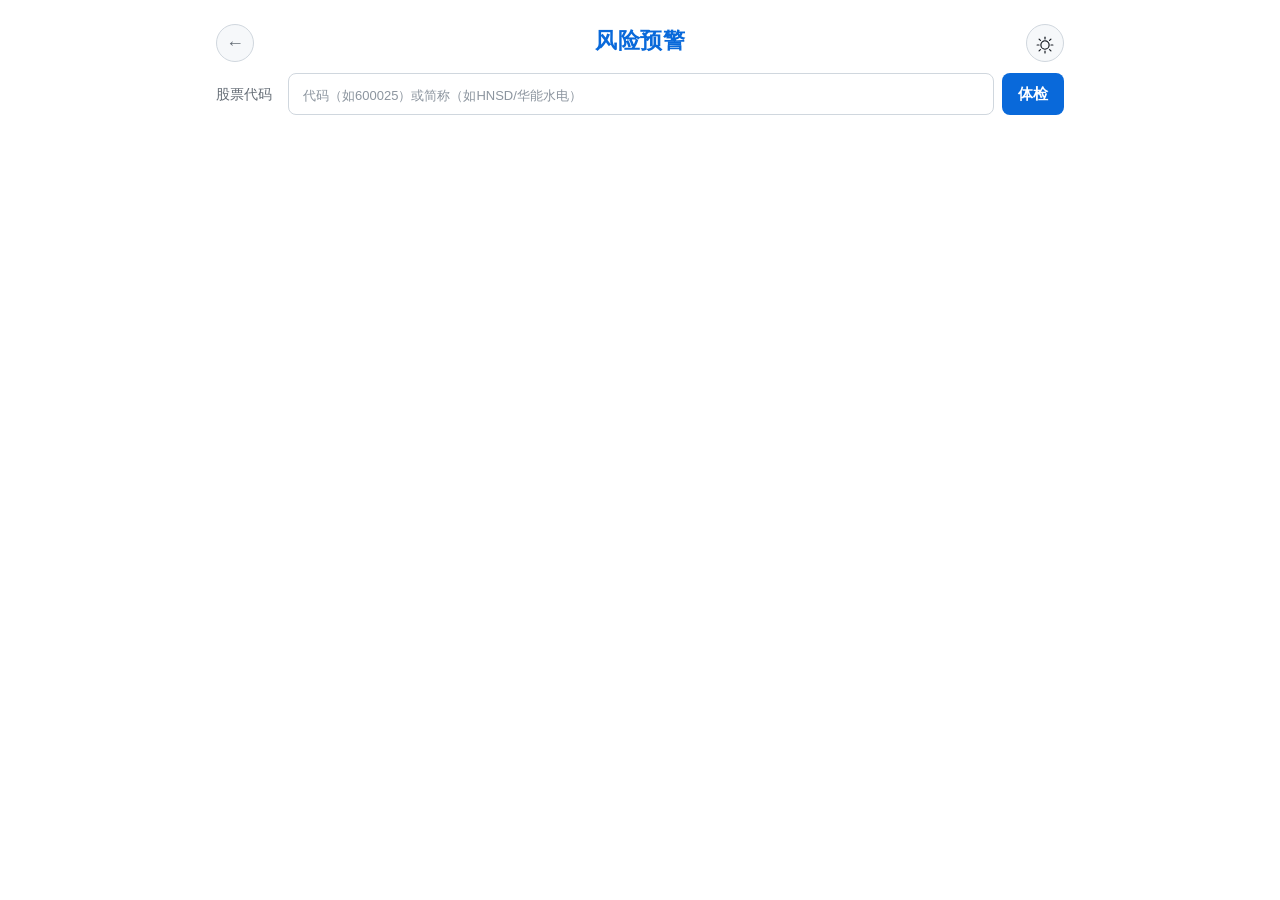
<file: risk.html>
<!DOCTYPE html>
<html lang="zh-CN">
<head>
<meta charset="UTF-8">
<meta name="viewport" content="width=device-width,initial-scale=1,maximum-scale=1,user-scalable=no">
<title>风险预警</title>
<style>
/* ========== 暗色主题（默认，与 roe/moat 一致） ========== */
:root {
  --bg:#0d1117; --card:#161b22; --border:#30363d; --text:#c9d1d9; --text2:#8b949e; --text3:#6e7681;
  --blue:#58a6ff; --green:#3fb950; --red:#f85149; --yellow:#d29922; --purple:#bc8cff; --orange:#db6d28;
  --input-bg:#0d1117; --tag-bg:rgba(88,166,255,.06); --dupont-border:rgba(88,166,255,.2);
  --font:-apple-system,BlinkMacSystemFont,"Segoe UI",Helvetica,Arial,sans-serif;
  --mono:"SF Mono","Cascadia Code","Consolas",monospace;
  --radius:8px;
  --shadow:0 0 0 1px rgba(48,54,61,.5);
}
/* 亮色主题 */
:root.light {
  --bg:#ffffff; --card:#f6f8fa; --border:#d0d7de; --text:#1f2328; --text2:#656d76; --text3:#8c959f;
  --blue:#0969da; --green:#1a7f37; --red:#cf222e; --yellow:#9a6700; --purple:#8250df; --orange:#bc4c00;
  --input-bg:#ffffff; --tag-bg:rgba(9,105,218,.06); --dupont-border:rgba(9,105,218,.2);
  --shadow:0 0 0 1px rgba(208,215,222,.5);
}
* { margin:0; padding:0; box-sizing:border-box; }
html,body { height:100%; }
body {
  background:var(--bg); color:var(--text); font-family:var(--font); font-size:15px; line-height:1.5;
  -webkit-font-smoothing:antialiased; padding:0 0 40px;
  transition:background .2s, color .2s;
}
.container { max-width:880px; margin:0 auto; padding:12px 16px; }

/* 顶栏 + 主题切换 */
.topbar { display:flex; align-items:center; justify-content:center; position:relative; padding:12px 0 16px; }
.topbar .back-btn { position:absolute; left:0; top:12px; width:38px; height:38px; border-radius:50%; border:1px solid var(--border); background:var(--card); color:var(--text2); cursor:pointer; font-size:18px; display:flex; align-items:center; justify-content:center; transition:all .2s; text-decoration:none; }
.topbar .back-btn:hover { border-color:var(--blue); color:var(--blue); }
.topbar h1 { font-size:22px; font-weight:600; color:var(--blue); letter-spacing:.5px; }
.theme-toggle {
  position:absolute; right:0; top:12px;
  width:38px; height:38px; border-radius:50%; border:1px solid var(--border);
  background:var(--card); color:var(--text2); cursor:pointer; font-size:17px;
  display:flex; align-items:center; justify-content:center; transition:all .2s;
}
.theme-toggle:hover { border-color:var(--blue); color:var(--blue); }
.theme-icon { display:inline-block; vertical-align:middle; width:18px; height:18px; }
.theme-icon svg { width:100%; height:100%; }

/* 搜索区 */
.input-area { display:flex; align-items:center; margin-bottom:12px; position:relative; }
.input-area label { font-size:14px; color:var(--text2); white-space:nowrap; flex-shrink:0; width:72px; text-align:left; }
.input-area input {
  flex:1; min-width:0; height:42px; background:var(--input-bg); border:1px solid var(--border); border-radius:var(--radius);
  color:var(--text); font-size:15px; padding:0 14px; outline:none; transition:border-color .2s;
}
.input-area input:focus { border-color:var(--blue); }
.input-area input::placeholder { color:var(--text3); font-size:13px; }
.input-area button {
  flex-shrink:0; height:42px; padding:0 16px; margin-left:8px; background:var(--blue); color:#fff; border:none; border-radius:var(--radius);
  font-size:15px; font-weight:600; cursor:pointer; transition:opacity .2s; white-space:nowrap;
}
.input-area button:hover { opacity:.88; }
.input-area button:disabled { opacity:.5; cursor:not-allowed; }
.status { text-align:center; font-size:13px; color:var(--text2); min-height:20px; margin-bottom:10px; }
.status.error { color:var(--red); }
.status.loading { color:var(--yellow); }
.status.success { color:var(--green); }

.card {
  background:var(--card); border:1px solid var(--border); border-radius:var(--radius);
  padding:16px; margin-bottom:12px;
}
.card-title { font-size:13px; color:var(--text2); margin-bottom:10px; font-weight:600; letter-spacing:.3px; }
.stock-name { font-size:20px; font-weight:600; color:var(--text); }
.stock-code { font-size:13px; color:var(--text3); margin-left:6px; }
.stock-meta { font-size:12px; color:var(--text3); margin-top:2px; }

/* 总览判定 */
.verdict { text-align:center; padding:14px 0 4px; }
.verdict .v-icon { width:46px; height:46px; margin:0 auto 8px; border-radius:50%; display:flex; align-items:center; justify-content:center; }
.verdict .v-icon svg { width:24px; height:24px; display:block; }
.verdict .v-label { font-size:23px; font-weight:700; letter-spacing:1px; }
.verdict .v-desc { font-size:12px; color:var(--text2); margin-top:5px; line-height:1.7; }
.verdict-low .v-icon, .verdict-low .v-label { color:var(--green); }
.verdict-low .v-icon { background:rgba(63,185,80,.14); }
.verdict-mid .v-icon, .verdict-mid .v-label { color:var(--yellow); }
.verdict-mid .v-icon { background:rgba(210,153,34,.14); }
.verdict-high .v-icon, .verdict-high .v-label { color:var(--red); }
.verdict-high .v-icon { background:rgba(248,81,73,.14); }
.verdict-na .v-icon, .verdict-na .v-label { color:var(--text2); }
.verdict-na .v-icon { background:rgba(127,127,127,.12); }

/* 风险九宫格总览 */
.grid9 { display:grid; grid-template-columns:repeat(3,1fr); gap:8px; margin-top:12px; }
.g9-item { background:var(--tag-bg); border:1px solid var(--dupont-border); border-radius:6px; padding:10px 6px; text-align:center; cursor:pointer; transition:border-color .2s; }
.g9-item:hover { border-color:var(--blue); }
.g9-item .name { font-size:11px; color:var(--text2); margin-bottom:2px; }
.g9-item .val { font-size:16px; font-weight:700; font-family:var(--mono); }
.g9-item .sub { font-size:10px; color:var(--text3); margin-top:2px; }
.g9-item.g9-ok .val { color:var(--green); }
.g9-item.g9-warn .val { color:var(--yellow); }
.g9-item.g9-bad .val { color:var(--red); }
.g9-item.g9-na .val { color:var(--text3); }

/* 分组明细表 */
.group-card { }
.group-title { font-size:13px; color:var(--text2); margin-bottom:8px; font-weight:600; }
.risk-table { width:100%; border-collapse:collapse; font-size:13px; }
.risk-table th, .risk-table td { padding:7px 8px; text-align:center; border-bottom:1px solid var(--border); }
.risk-table th { color:var(--text3); font-weight:500; font-size:12px; }
.risk-table td { color:var(--text); }
.risk-table tr:last-child td { border-bottom:none; }
.risk-table .metric { text-align:left; color:var(--text2); }
.risk-table .val { font-family:var(--mono); font-weight:600; }
.risk-table .ok { color:var(--green); }
.risk-table .warn { color:var(--yellow); }
.risk-table .bad { color:var(--red); }
.risk-table .na { color:var(--text3); }
.risk-table .remark { font-size:11px; color:var(--text3); text-align:left; }

/* 趋势条形图 */
.trend-bar-container { display:flex; align-items:flex-end; gap:5px; height:96px; margin-top:10px; }
.trend-bar-item { flex:1; display:flex; flex-direction:column; align-items:center; gap:3px; }
.trend-bar { width:100%; max-width:44px; min-height:2px; border-radius:3px 3px 0 0; transition:height .4s ease; }
.trend-bar-label { font-size:10px; color:var(--text3); }
.trend-bar-val { font-size:10px; color:var(--text2); font-family:var(--mono); }

/* 折叠明细 */
details.fold { margin-top:8px; }
details.fold summary { cursor:pointer; font-size:12px; color:var(--text3); font-weight:600; list-style:none; user-select:none; }
details.fold summary::-webkit-details-marker { display:none; }
details.fold summary::before { content:'\25B8 '; }
details.fold[open] summary::before { content:'\25BE '; }
details.fold .fold-body { padding-top:8px; }

/* 计算过程行 */
.calc-list { font-size:12px; color:var(--text2); padding:2px 0; line-height:1.75; }
.calc-list .fname { color:var(--text3); }
.calc-list .fval { font-family:var(--mono); color:var(--text); font-weight:600; }
.calc-list .fmain { font-family:var(--mono); color:var(--blue); font-weight:700; }

/* 参数校准 */
.calib-toggle { display:flex; align-items:center; justify-content:space-between; cursor:pointer; user-select:none; }
.calib-toggle .hint { font-size:11px; color:var(--text3); }
.calib-arrow { font-size:11px; color:var(--text3); transition:transform .2s; display:inline-block; }
.calib-arrow.open { transform:rotate(90deg); }
.calib-body { display:none; margin-top:12px; padding-top:12px; border-top:1px solid var(--border); }
.calib-body.open { display:block; }
.param-grid { display:grid; grid-template-columns:1fr 1fr; gap:10px 14px; }
.param-item { display:flex; align-items:center; }
.param-item label { font-size:13px; color:var(--text2); white-space:nowrap; flex-shrink:0; }
.param-item input {
  flex:1; min-width:0; height:36px; background:var(--input-bg); border:1px solid var(--border); border-radius:6px;
  color:var(--text); font-size:14px; padding:0 10px; outline:none; transition:border-color .2s; margin-left:8px;
  font-family:var(--mono);
}
.param-item input:focus { border-color:var(--blue); }
.param-item .calib-sub { font-size:11px; color:var(--text3); margin-left:8px; white-space:nowrap; flex-shrink:0; }
.param-hint { font-size:11px; color:var(--text3); margin-top:10px; line-height:1.7; }
.calib-actions { display:flex; gap:10px; margin-top:12px; }
.calib-actions button { flex:1; height:38px; border-radius:var(--radius); border:1px solid var(--border); background:var(--card); color:var(--text); font-size:14px; cursor:pointer; transition:all .2s; }
.calib-actions button.primary { background:var(--blue); color:#fff; border-color:var(--blue); font-weight:600; }
.calib-actions button:hover { opacity:.88; }

/* 标签 */
.tag { display:inline-block; padding:2px 8px; border-radius:4px; font-size:12px; font-weight:600; margin-right:4px; }
.tag-good { background:rgba(63,185,80,.15); color:var(--green); }
.tag-info { background:rgba(88,166,255,.15); color:var(--blue); }
.tag-warn { background:rgba(210,153,34,.15); color:var(--yellow); }
.tag-bad { background:rgba(248,81,73,.15); color:var(--red); }

/* 历史记录 */
.history-item {
  background:var(--card); border:1px solid var(--border); border-radius:var(--radius);
  padding:12px 14px; margin-bottom:8px; position:relative; overflow:hidden; cursor:pointer;
  transition:border-color .2s;
}
.history-item:hover { border-color:var(--blue); }
.history-item .h-row { display:flex; align-items:center; justify-content:space-between; }
.history-item .h-name { font-size:15px; font-weight:600; color:var(--text); }
.history-item .h-code { font-size:12px; color:var(--text3); margin-left:5px; }
.history-item .h-score { font-size:18px; font-weight:700; font-family:var(--mono); }
.history-item .h-meta { font-size:12px; color:var(--text3); margin-top:3px; }
.history-item .h-judge { font-size:12px; margin-top:4px; }
.history-delete {
  position:absolute; top:50%; left:50%; transform:translate(-50%,-50%) scale(0);
  width:50px; height:28px; background:var(--red); color:#fff; border:none; border-radius:14px;
  font-size:13px; cursor:pointer; transition:transform .25s, opacity .25s; display:flex; align-items:center; justify-content:center; opacity:0; z-index:5; pointer-events:none;
}
.history-item.swiping .history-delete { transform:translate(-50%,-50%) scale(1); opacity:.45; }
.history-item .h-content { transition:transform .15s; position:relative; z-index:2; }
.history-item.released .h-content { transition:transform .3s; }

@media(max-width:600px) {
  .container { padding:10px 12px; }
  .topbar h1 { font-size:19px; }
  .grid9 { gap:6px; }
  .g9-item .val { font-size:15px; }
  .stock-name { font-size:18px; }
  .param-grid { grid-template-columns:1fr; }
}
</style>
<link rel="stylesheet" href="assets/css/common.css?v=6.0.0">
<script src="assets/js/common.js?v=6.0.3"></script>
</head>
<body><div class="container">
  <div class="topbar">
    <a href="PB_PE_ROE_calc.html?tab=note" class="back-btn" title="返回">&larr;</a>
    <div><h1>风险预警</h1></div>
    <button class="theme-toggle" id="themeToggle" onclick="toggleTheme()" title="切换深色模式"><span id="themeIcon" class="theme-icon"></span></button>
  </div>
  <div class="input-area">
    <label for="searchInput">股票代码</label>
    <input type="text" id="searchInput" placeholder="代码（如600025）或简称（如HNSD/华能水电）" autocomplete="off"
      onkeydown="if(event.key==='Enter')doSearch()" onblur="hideSuggest()">
    <button onclick="doSearch()">体检</button>
    <ul id="suggestList" style="display:none;position:absolute;top:44px;left:72px;right:0;background:var(--card);border:1px solid var(--border);border-radius:var(--radius);box-shadow:0 4px 12px rgba(0,0,0,0.15);list-style:none;z-index:50;max-height:240px;overflow-y:auto;margin:0;padding:0"></ul>
  </div>
  <div class="status" id="status"></div>
  <div id="result"></div>
  <div id="historySection"></div>
</div>
<script>
/* ========== 主题切换（与 roe/moat 一致） ========== */
function _themeIconSVG(isDark) {
  var fg = isDark ? '#ffffff' : '#161b22';
  var fill = isDark ? '#ffffff' : '#f6f8fa';
  return '<span class="theme-icon"><svg viewBox="0 0 24 24" fill="none" xmlns="http://www.w3.org/2000/svg">' +
    '<line x1="12" y1="1.5" x2="12" y2="4" stroke="' + fg + '" stroke-width="1.6" stroke-linecap="round"/>' +
    '<line x1="12" y1="20" x2="12" y2="22.5" stroke="' + fg + '" stroke-width="1.6" stroke-linecap="round"/>' +
    '<line x1="1.5" y1="12" x2="4" y2="12" stroke="' + fg + '" stroke-width="1.6" stroke-linecap="round"/>' +
    '<line x1="20" y1="12" x2="22.5" y2="12" stroke="' + fg + '" stroke-width="1.6" stroke-linecap="round"/>' +
    '<line x1="4.1" y1="4.1" x2="5.9" y2="5.9" stroke="' + fg + '" stroke-width="1.6" stroke-linecap="round"/>' +
    '<line x1="18.1" y1="18.1" x2="19.9" y2="19.9" stroke="' + fg + '" stroke-width="1.6" stroke-linecap="round"/>' +
    '<line x1="4.1" y1="19.9" x2="5.9" y2="18.1" stroke="' + fg + '" stroke-width="1.6" stroke-linecap="round"/>' +
    '<line x1="18.1" y1="5.9" x2="19.9" y2="4.1" stroke="' + fg + '" stroke-width="1.6" stroke-linecap="round"/>' +
    '<circle cx="12" cy="12" r="5.5" stroke="' + fg + '" stroke-width="1.6" fill="none"/>' +
    '<path d="M10.5 7.2a5.5 5.5 0 0 1 0 9.6a4.2 4.2 0 0 0 0-9.6z" fill="' + fill + '"/>' +
    '</svg></span>';
}
function _updateThemeIcon(){
  var isLight = document.documentElement.classList.contains('light');
  var el = document.getElementById('themeIcon');
  if (el) el.innerHTML = _themeIconSVG(!isLight);
  document.getElementById('themeToggle').title = isLight ? '切换深色模式' : '切换浅色模式';
}
function toggleTheme(){
  var root=document.documentElement;
  root.classList.toggle('light');
  var isLight=root.classList.contains('light');
  _updateThemeIcon();
  try{ localStorage.setItem('pb_calc_theme', isLight?'light':'dark'); }catch(e){}
}
(function initTheme(){
  try{
    var t=localStorage.getItem('pb_calc_theme');
    if(t==='light'){ document.documentElement.classList.add('light'); }
    else if(t==='dark'){ document.documentElement.classList.remove('light'); }
    else if(window.matchMedia('(prefers-color-scheme: light)').matches){ document.documentElement.classList.add('light'); }
    _updateThemeIcon();
  }catch(e){ _updateThemeIcon(); }
})();

/* ========== 工具 ========== */
function _esc(s){return String(s).replace(/[&<>"']/g,c=>({'&':'&amp;','<':'&lt;','>':'&gt;','"':'&quot;',"'":'&#39;'}[c]));}
function _fmt(n,dec){ if(n===null||n===undefined||isNaN(n)) return '-'; return (+n).toFixed(dec); }
function _fmtPct(n,dec){ if(n===null||n===undefined||isNaN(n)) return '-'; return (+n).toFixed(dec)+'%'; }
function _fmtBig(n){
  if(n===null||n===undefined||isNaN(n)) return '-';
  var a=Math.abs(n);
  if(a>=1e12) return (n/1e12).toFixed(2)+'万亿';
  if(a>=1e8) return (n/1e8).toFixed(2)+'亿';
  if(a>=1e4) return (n/1e4).toFixed(2)+'万';
  return _fmt(n,2);
}
function setStatus(msg,type){ var el=document.getElementById('status'); el.className=type||''; el.innerHTML=msg; }
function clearResult(){ document.getElementById('result').innerHTML=''; }
function F(o, names){
  if(!o) return null;
  for(var i=0;i<names.length;i++){
    var v=o[names[i]];
    if(v!==null&&v!==undefined&&v!==''){ var n=+v; if(!isNaN(n)) return n; }
  }
  return null;
}
function num(v){ return (v===null||v===undefined||isNaN(+v))?0:+v; }

/* ========== stock_index.json（与 moat 一致） ========== */
var STOCK_MAP={}; var PINYIN_IDX={};
var _SI_CACHE_KEY='_stock_idx_cache';
function loadStockMap(cb){
  if(STOCK_MAP._loaded){ cb&&cb(); return; }
  try{
    var cached=localStorage.getItem(_SI_CACHE_KEY);
    if(cached){
      var d=JSON.parse(cached);
      if(d&&d.stocks){
        STOCK_MAP=d.stocks; PINYIN_IDX=d.pinyin||{};
        STOCK_MAP._loaded=true; cb&&cb();
        _refreshStockIndex();
        return;
      }
    }
  }catch(e){}
  _fetchStockIndexFallback()
    .then(function(data){
      STOCK_MAP=data.stocks||{}; PINYIN_IDX=data.pinyin||{};
      STOCK_MAP._loaded=true;
      try{ localStorage.setItem(_SI_CACHE_KEY,JSON.stringify(data)); }catch(e){}
      cb&&cb();
    })
    .catch(function(e){
      try{
        var c2=localStorage.getItem(_SI_CACHE_KEY);
        if(c2){
          var d2=JSON.parse(c2);
          if(d2&&d2.stocks){
            STOCK_MAP=d2.stocks; PINYIN_IDX=d2.pinyin||{};
            STOCK_MAP._loaded=true; cb&&cb(); return;
          }
        }
      }catch(e2){}
      cb&&cb(new Error(e.message));
    });
}
function _refreshStockIndex(){
  fetch('stock_index.json?_dc='+Date.now(),{cache:'no-store'})
    .then(function(r){ if(!r.ok) throw new Error('HTTP '+r.status); return r.json(); })
    .then(function(data){
      if(data&&data.stocks){
        STOCK_MAP=data.stocks; PINYIN_IDX=data.pinyin||{};
        STOCK_MAP._loaded=true;
        try{ localStorage.setItem(_SI_CACHE_KEY,JSON.stringify(data)); }catch(e){}
      }
    })
    .catch(function(){});
}
function _fetchStockIndexFallback(){
  var url='./stock_index.json?_t='+Date.now();
  return fetch(url,{cache:'no-store'}).then(function(r){
    if(!r.ok) throw new Error('HTTP '+r.status);
    return r.json();
  }).catch(function(e1){
    console.log('[index] direct fetch failed ('+e1.message+'), trying API fallback...');
    var cdnUrl='https://cdn.jsdelivr.net/gh/gyhok368519/stock-valuation@main/stock_index.json?_t='+Date.now();
    var apiUrl='https://api.github.com/repos/gyhok368519/stock-valuation/contents/stock_index.json';
    var headers={'Accept':'application/vnd.github.v3+json'};
    return fetch(cdnUrl,{cache:'no-store'}).then(function(r){
      if(!r.ok) throw new Error('CDN HTTP '+r.status);
      return r.json();
    }).catch(function(e2){
      console.log('[index] CDN failed ('+e2.message+'), trying GitHub API fallback...');
      return fetch(apiUrl,{headers:headers}).then(function(r){
        if(!r.ok) throw new Error('API HTTP '+r.status);
        return r.json();
      }).then(function(data){
        if(!data.content) throw new Error('No content in API response');
        return JSON.parse(_safeAtob(data.content));
      });
    });
  });
}
function _safeAtob(b64){
  var raw=atob(b64.replace(/\n/g,''));
  var buf=new Uint8Array(raw.length);
  for(var i=0;i<raw.length;i++) buf[i]=raw.charCodeAt(i);
  return new TextDecoder('utf-8').decode(buf);
}
function searchStock(input){
  input=(input||'').trim();
  if(!input) return null;
  if(/^\d{6}$/.test(input)){
    var name=STOCK_MAP[input]||'';
    var market = input[0]==='6' ? 1 : 0;
    return {code:input, name:name, market:market};
  }
  var q=input.toLowerCase();
  for(var code in PINYIN_IDX){
    var p=PINYIN_IDX[code];
    if(p.i===q || p.f===q) return {code:code, name:STOCK_MAP[code]||'', market:(code[0]==='6'?1:0)};
  }
  var fuzzy=[];
  for(var code2 in PINYIN_IDX){
    var p2=PINYIN_IDX[code2];
    if(p2.i.indexOf(q)===0 || p2.f.indexOf(q)===0){
      fuzzy.push({code:code2, name:STOCK_MAP[code2]||'', market:(code2[0]==='6'?1:0)});
      if(fuzzy.length>=5) break;
    }
  }
  if(fuzzy.length===0){
    for(var code3 in STOCK_MAP){
      if(code3==='_loaded') continue;
      if(typeof STOCK_MAP[code3]==='string' && STOCK_MAP[code3].indexOf(input)>=0){
        fuzzy.push({code:code3, name:STOCK_MAP[code3], market:(code3[0]==='6'?1:0)});
        if(fuzzy.length>=5) break;
      }
    }
  }
  return fuzzy.length ? fuzzy : null;
}
function showSuggest(list){
  var ul=document.getElementById('suggestList');
  if(!list || list.length===0){ ul.style.display='none'; ul.innerHTML=''; return; }
  ul.innerHTML=list.map(function(it,i){
    return '<li data-idx="'+i+'" style="padding:8px 12px;cursor:pointer;font-size:14px;border-bottom:1px solid var(--border);color:var(--text)" onmouseenter="this.style.background=\'var(--tag-bg)\'" onmouseleave="this.style.background=\'\'">'
      +'<span style="color:var(--blue);font-weight:600">'+it.code+'</span>'
      +'<span style="color:var(--text3);font-size:12px;margin-left:8px">'+_esc(it.name||'')+'</span></li>';
  }).join('');
  ul.style.display='block';
  ul.querySelectorAll('li').forEach(function(li,i){
    li.onclick=function(){ pickSuggest(list[i]); };
  });
}
function pickSuggest(item){
  document.getElementById('searchInput').value=item.code;
  document.getElementById('suggestList').style.display='none';
  doSearch();
}
function hideSuggest(){ setTimeout(function(){ document.getElementById('suggestList').style.display='none'; }, 200); }
/* ========== 数据抓取（东财 securities API，与 moat 一致） ========== */
var DC_API='https://datacenter.eastmoney.com/securities/api/data/get';
function _secuSfx(code){ return (code[0]==='6') ? '.SH' : (code[0]==='8'||code[0]==='4') ? '.BJ' : '.SZ'; }
function _dcUrl(type,sty,filter,ps){
  return DC_API+'?type='+type+'&sty='+sty+'&filter='+encodeURIComponent(filter)
    +'&p=1&ps='+(ps||12)+'&sr=-1&st=REPORT_DATE&source=HSF10&client=PC';
}
function _dcJson(url){
  return fetch(url,{cache:'no-store'}).then(function(r){
    if(!r.ok) throw new Error('HTTP '+r.status);
    return r.json();
  }).then(function(d){
    if(d && d.success===false) throw new Error(d.message||'接口返回失败');
    var rows=d && d.result && d.result.data ? d.result.data : null;
    if(!rows || !rows.length) throw new Error('无数据');
    return rows;
  });
}
function fetchIncome(code){
  return _dcJson(_dcUrl('RPT_F10_FINANCE_GINCOME','APP_F10_GINCOME','(SECUCODE="'+code+_secuSfx(code)+'")',28));
}
function fetchBalance(code){
  return _dcJson(_dcUrl('RPT_F10_FINANCE_GBALANCE','F10_FINANCE_GBALANCE','(SECUCODE="'+code+_secuSfx(code)+'")',28));
}
function fetchCashflow(code){
  return _dcJson(_dcUrl('RPT_F10_FINANCE_GCASHFLOW','APP_F10_GCASHFLOW','(SECUCODE="'+code+_secuSfx(code)+'")',28));
}
function fetchStockName(code){
  var secid=(code[0]==='6'?'1.':'0.')+code;
  return fetch('https://push2.eastmoney.com/api/qt/stock/get?secid='+secid+'&fields=f57,f58,f43,f84',{cache:'no-store'})
    .then(function(r){return r.json();}).then(function(d){
      if(!d||!d.data) throw new Error('行情数据异常');
      return { name:d.data.f58||'', price:d.data.f43!=null?(+d.data.f43)/100:0, totalShares:d.data.f84||0 };
    }).catch(function(){
      return { name:'', price:0, totalShares:0 };
    });
}

/* ========== 数据处理 ========== */
function cleanRows(rows){ return (rows||[]).filter(function(r){ return r && r.REPORT_DATE; }); }
function pickLatestAnnual(rows){
  var rs=cleanRows(rows);
  for(var i=0;i<rs.length;i++){ if(/-12-31/.test(rs[i].REPORT_DATE)) return rs[i]; }
  return rs[0]||null;
}
function latestRow(rows){
  var rs=cleanRows(rows);
  return rs[0]||null;
}
function rowByDate(rows, dateStr){
  var rs=cleanRows(rows);
  for(var i=0;i<rs.length;i++){ if(rs[i].REPORT_DATE.substring(0,10)===dateStr) return rs[i]; }
  return null;
}
function annualOfYear(rows, y){
  var rs=cleanRows(rows);
  for(var i=0;i<rs.length;i++){ if(/-12-31/.test(rs[i].REPORT_DATE) && rs[i].REPORT_DATE.substring(0,4)===y) return rs[i]; }
  return null;
}
/* 期间累计字段的 TTM 值：最新累计 + 上年全年 − 上年同期（最新期为年报则直接取累计） */
function ttmVal(rows, cur, field){
  if(!cur) return null;
  if(/-12-31/.test(cur.REPORT_DATE)) return cur[field]!==null&&cur[field]!==undefined&&cur[field]!=='' ? +cur[field] : null;
  var y=cur.REPORT_DATE.substring(0,4);
  var py=String(+y-1);
  var curV=cur[field];
  if(curV===null||curV===undefined||curV==='') return null;
  var prevAnn=annualOfYear(rows, py);
  var prevSame=rowByDate(rows, py+cur.REPORT_DATE.substring(4,10));
  if(!prevAnn || !prevSame) return +curV;
  var pa=prevAnn[field], ps=prevSame[field];
  if(pa===null||pa===undefined||pa===''||ps===null||ps===undefined||ps==='') return +curV;
  return +curV + +pa - +ps;
}
/* 合成 TTM 利润表行（期间指标年化）；cur 缺省为最新一期 */
function ttmIncomeRow(rows, cur){
  cur=cur||latestRow(rows);
  if(!cur) return null;
  var out={ REPORT_DATE:cur.REPORT_DATE, REPORT_TYPE:cur.REPORT_TYPE||'', _ttm:true };
  ['TOTAL_OPERATE_INCOME','TOTAL_OPERATE_COST','OPERATE_PROFIT','TOTAL_PROFIT','INCOME_TAX','PARENT_NETPROFIT','FE_INTEREST_EXPENSE'].forEach(function(f){
    var v=ttmVal(rows, cur, f);
    if(v!==null) out[f]=v;
  });
  return out;
}
/* 合成 TTM 现金流量表行；curYear 缺省为最新一期 */
function ttmCashflowRow(rows, cur){
  cur=cur||latestRow(rows);
  if(!cur) return null;
  var out={ REPORT_DATE:cur.REPORT_DATE, REPORT_TYPE:cur.REPORT_TYPE||'', _ttm:true };
  ['NETCASH_OPERATE','CONSTRUCT_LONG_ASSET'].forEach(function(f){
    var v=ttmVal(rows, cur, f);
    if(v!==null) out[f]=v;
  });
  /* 折旧摊销类字段季报常为空：最新期无值则回退到最近有值的报告期（多为上年年报/中报），并保留 _depFallback 标记 */
  var depKeys=['FA_IR_DEPR','IR_DEPR','IA_AMORTIZE','LPE_AMORTIZE','USERIGHT_ASSET_AMORTIZE','DEFER_INCOME_AMORTIZE','OILGAS_BIOLOGY_DEPR'];
  var curHas=false;
  depKeys.forEach(function(k){ if(cur[k]!==null&&cur[k]!==undefined&&cur[k]!=='') curHas=true; });
  if(curHas){
    depKeys.forEach(function(k){ var v=ttmVal(rows, cur, k); if(v!==null) out[k]=v; });
  } else {
    var rs=cleanRows(rows), got=null;
    for(var i=0;i<rs.length;i++){ if(/-12-31/.test(rs[i].REPORT_DATE)){ got=rs[i]; break; } }
    if(!got){ for(var j=0;j<rs.length;j++){ if(/-06-30/.test(rs[j].REPORT_DATE)){ got=rs[j]; break; } } }
    if(got){
      depKeys.forEach(function(k){ if(got[k]!==null&&got[k]!==undefined&&got[k]!=='') out[k]=+got[k]; });
      out._depFallback=true;
    }
  }
  return out;
}
function findRowByDate(rows,dateStr){
  var rs=cleanRows(rows);
  for(var i=0;i<rs.length;i++){ if(rs[i].REPORT_DATE.indexOf(dateStr)===0) return rs[i]; }
  return null;
}
function annualSeries(rows, field){
  var out=[], seen={};
  cleanRows(rows).forEach(function(r){
    if(!/-12-31/.test(r.REPORT_DATE)) return;
    var y=r.REPORT_DATE.substring(0,4);
    if(seen[y]) return; seen[y]=1;
    var v=r[field];
    if(v!==null&&v!==undefined&&v!=='') out.push({year:y, val:+v});
  });
  return out; /* 最新在前 */
}
/* 最近5个年报（不含最新年，用于同比） */
function prevAnnual(rows, cur){
  var rs=cleanRows(rows);
  var curY=(cur.REPORT_DATE||'').substring(0,4);
  for(var i=0;i<rs.length;i++){
    if(/-12-31/.test(rs[i].REPORT_DATE) && rs[i].REPORT_DATE.substring(0,4)!==curY) return rs[i];
  }
  return null;
}

/* ========== 阈值配置（常用标准，用户可校准） ========== */
var PARAM_KEY='risk_params';
var DEF_PARAMS={
  ocfRatio:0.8,   /* 净现比 */
  fcfDebt:0.1,    /* FCF/有息负债 */
cashRatio:0.3,  /* 现金比率 */
  arDays:120,     /* 应收周转天数 */
  invDays:90,     /* 存货周转天数 */
  tatDecline:10,  /* 总资产周转率下降% */
  stDebtRatio:40, /* 短期债务/总债务 健康上限% */
  stDebtBad:60,   /* 短期债务/总债务 高危起点% */
  icr:3,          /* 利息保障倍数 健康下限 */
  icrWarn:1.5,    /* 利息保障倍数 关注下限 */
  costRise:200    /* 融资成本上升 bps */
};
function getParams(){
  try{
    var s=JSON.parse(localStorage.getItem(PARAM_KEY)||'null');
    if(s&&typeof s==='object'){
      /* 旧默认阈值(现金比率0.2/周转率降30%/短债50%/利息保障1.5)自动迁移到新口径，不覆盖用户自定义值 */
      if(s.cashRatio===0.2) s.cashRatio=0.3;
      if(s.tatDecline===30) s.tatDecline=10;
      if(s.stDebtRatio===50){ s.stDebtRatio=40; s.stDebtBad=60; }
      if(s.icr===1.5) s.icr=3;
      if(s.icrWarn===undefined) s.icrWarn=DEF_PARAMS.icrWarn;
      if(s.stDebtBad===undefined) s.stDebtBad=DEF_PARAMS.stDebtBad;
      return Object.assign({},DEF_PARAMS,s);
    }
  }catch(e){}
  return Object.assign({},DEF_PARAMS);
}
function setParams(p){ try{ localStorage.setItem(PARAM_KEY,JSON.stringify(p)); }catch(e){} }

/* ========== 计算层 ========== */
/* 有息负债 = 短借 + 一年内到期 + 长借 + 应付债券 + 短融 */
function calcDebt(bs){
  var parts=[];
  var add=function(label,v,always){
    if(v!==null&&v!==undefined&&!isNaN(+v)&&(always||+v!==0)) parts.push({label:label,val:+v});
    return num(v);
  };
  var d=0;
  d+=add('短期借款', bs.SHORT_LOAN, true);
  d+=add('一年内到期非流动负债', bs.NCL_1_YEAR, true);
  d+=add('长期借款', bs.LONG_LOAN, true);
  d+=add('应付债券', bs.BOND_PAYABLE, true);
  d+=add('短期融资券', bs.SHORT_BOND_PAYABLE, true);
  return { debt:d, parts:parts };
}
/* 是否金融类（银行/保险/券商），特征：有息负债结构异常或货币资金口径不同 */
function isFinancial(bs, inc){
  if(!bs) return false;
  var loan=num(bs.SHORT_LOAN)+num(bs.LONG_LOAN)+num(bs.BOND_PAYABLE)+num(bs.SHORT_BOND_PAYABLE)+num(bs.NCL_1_YEAR);
  var mon=num(bs.MONETARYFUNDS);
  var ass=num(bs.TOTAL_ASSETS);
  /* 银行/券商特征：货币资金占资产比例极高且无传统应收/存货 */
  if(ass>0 && mon/ass>0.15) return true;
  return false;
}

/* ========== 指标计算（返回 {value, status, remark} 或 {na:true}） ========== */
function calcAll(ctx, p){
  var inc=ctx.inc, bs=ctx.bs, cf=ctx.cf, bsPrev=ctx.bsPrev, incPrev=ctx.incPrev, cfPrev=ctx.cfPrev;
  var out={ groups:[], score:0, total:0, items:[], debt: calcDebt(bs) };

  /* ---- 现金流质量与覆盖能力 ---- */
  var g1={ key:'cash', title:'现金流质量与覆盖能力', items:[] };

  /* 1. 净现比 = 经营现金流/归母净利润 */
  var ocf=F(cf,['NETCASH_OPERATE']), np=F(inc,['PARENT_NETPROFIT']);
  if(ocf!==null && np!==null && np>0){
    var v1=ocf/np;
    g1.items.push({id:'ocfRatio', name:'净现比', value:v1, disp:_fmt(v1,2),
      level: v1>=p.ocfRatio ? 'ok' : (v1>=p.ocfRatio*0.7 ? 'warn' : 'bad'),
      threshold: '< '+p.ocfRatio, note:'经营现金流净额 ÷ 归母净利润'});
  } else { g1.items.push({id:'ocfRatio', name:'净现比', na:true, note:'利润非正或数据缺失'}); }

  /* 2. FCF/有息负债 */
  var capex=num(cf['CONSTRUCT_LONG_ASSET']), debt=calcDebt(bs);
  var fcf=ocf!==null ? ocf-capex : null;
  if(fcf!==null && debt.debt>0){
    var v2=fcf/debt.debt;
    g1.items.push({id:'fcfDebt', name:'FCF/有息负债', value:v2, unit:(v2*100).toFixed(1)+'%',
      level: v2>=p.fcfDebt ? 'ok' : (v2>=0 ? 'warn' : 'bad'),
      threshold: '< '+p.fcfDebt, note:'(经营现金流−资本开支) ÷ 有息负债'});
  } else { g1.items.push({id:'fcfDebt', name:'FCF/有息负债', na:true, value:'无有息负债', note:'有息负债为0（良好）'}); }

  /* 3. 现金比率 */
  var cash=num(bs['MONETARYFUNDS']), cliab=num(bs['TOTAL_CURRENT_LIAB']);
  if(cliab>0){
    var v3=cash/cliab;
    g1.items.push({id:'cashRatio', name:'现金比率', value:v3, unit:(v3*100).toFixed(1)+'%',
      level: v3>=p.cashRatio ? 'ok' : 'bad', threshold: '< '+p.cashRatio, note:'货币资金 ÷ 流动负债'});
  } else { g1.items.push({id:'cashRatio', name:'现金比率', na:true, value:'无流动负债', note:'流动负债为0'}); }
  out.groups.push(g1);

  /* ---- 运营效率与资产周转 ---- */
  var g2={ key:'运营', title:'运营效率与资产周转', items:[] };

  /* 4. 应收周转天数 */
  var ar=num(bs['NOTE_RECE'])+num(bs['ACCOUNTS_RECE']), rev=F(inc,['TOTAL_OPERATE_INCOME']);
  if(rev>0 && ar>0){
    var v4=ar/rev*365;
    g2.items.push({id:'arDays', name:'应收周转天数', value:v4, unit:_fmt(v4,0)+'天',
      level: v4<=p.arDays ? 'ok' : 'warn', threshold: '> '+p.arDays+'天', note:'(应收票据+账款) ÷ 营收 ×365'});
  } else { g2.items.push({id:'arDays', name:'应收周转天数', na:true, value:'—', note:'应收为0（良好）'}); }

  /* 5. 存货周转天数 */
  var inv=num(bs['INVENTORY']), cost=F(inc,['TOTAL_OPERATE_COST']);
  if(cost>0 && inv>0){
    var v5=inv/cost*365;
    g2.items.push({id:'invDays', name:'存货周转天数', value:v5, unit:_fmt(v5,0)+'天',
      level: v5<=p.invDays ? 'ok' : 'warn', p:p, threshold: '> '+p.invDays+'天', note:'存货 ÷ 营业成本 ×365'});
  } else if(inv===0){ g2.items.push({id:'invDays', name:'存货周转天数', na:true, value:'0', note:'无存货（轻资产）'}); }
  else { g2.items.push({id:'invDays', name:'存货周转天数', na:true, value:'—', note:'数据缺失'}); }

  /* 6. 总资产周转率（同比降幅） */
  var ta=num(bs['TOTAL_ASSETS']), taPrev=bsPrev?num(bsPrev['TOTAL_ASSETS']):ta;
  var revPrev=incPrev?F(incPrev,['TOTAL_OPERATE_INCOME']):null;
  if(rev>0 && ta>0 && revPrev!==null && taPrev>0){
    var at=rev/ta, atPrev=revPrev/taPrev;
    var decline=(1-at/atPrev)*100;
    g2.items.push({id:'arTurnover', name:'总资产周转率', value:at, unit:_fmt(at,3)+'次',
level: decline<=p.tatDecline ? 'ok' : 'warn',
      threshold: '下降 > '+p.tatDecline+'%', note:'同比 '+(decline>0?'下降':'上升')+' '+_fmt(Math.abs(decline),1)+'%'});
  } else { g2.items.push({id:'atTurnover', name:'总资产周转率', na:true, value:'—', note:'缺少同比数据'}); }
  out.groups.push(g2);

  /* ---- 资本结构与再融资能力 ---- */
  var g3={ key:'资本', title:'资本结构与再融资能力', items:[] };

  /* 7. 短期债务/总债务 */
  var st=num(bs['SHORT_LOAN'])+num(bs['SHORT_BOND_PAYABLE'])+num(bs['NCL_1_YEAR']);
  if(debt.debt>0){
    var v7=st/debt.debt*100;
g3.items.push({id:'stDebtRatio', name:'短期债务/总债务', value:v7, unit:_fmtPct(v7,1),
      level: v7<=p.stDebtRatio ? 'ok' : (v7<=p.stDebtBad ? 'warn' : 'bad'),
      threshold: '> '+p.stDebtBad+'%', note:'短借+短融+一年内到期 占总有息负债'});
  } else { g3.items.push({id:'stDebtRatio', name:'短期债务/总债务', na:true, value:'无息债', note:'有息负债为0'}); }

  /* 8. 利息保障倍数 = (利润总额+利息费用+折旧摊销)/利息费用 */
  var tp=F(inc,['TOTAL_PROFIT']), ie=F(inc,['FE_INTEREST_EXPENSE']);
  var dep=cf ? (num(cf['FA_IR_DEPR'])+num(cf['IR_DEPR'])+num(cf['IA_AMORTIZE'])+num(cf['LPE_AMORTIZE'])+num(cf['USERIGHT_ASSET_AMORTIZE'])+num(cf['DEFER_INCOME_AMORTIZE'])+num(cf['OILGAS_BIOLOGY_DEPR'])) : 0;
  if(ie>0){
    var icrVal=(num(tp)+ie+dep)/ie;
g3.items.push({id:'icr', name:'利息保障倍数', value:icrVal, unit:_fmt(icrVal,1)+'倍',
      level: icrVal>=p.icr ? 'ok' : (icrVal>=p.icrWarn ? 'warn' : 'bad'), threshold:'< '+p.icr+'倍', note:'(利润总额+利息+折旧摊销) ÷ 利息费用'});
  } else { g3.items.push({id:'icr', name:'利息保障倍数', na:true, value:'无利息', note:'无有息负债利息（良好）'}); }

  /* 9. 融资成本变动（bps） */
  var debtPrev=bsPrev?calcDebt(bsPrev).debt:debt.debt;
  var iePrev=incPrev?F(incPrev,['FE_INTEREST_EXPENSE']):null;
  if(ie!==null && iePrev!==null && debt.debt>0 && debtPrev>0){
    var rCur=ie/debt.debt, rPrev=iePrev/debtPrev;
    var bps=(rCur-rPrev)*10000;
    g3.items.push({id:'debtCost', name:'融资成本变动', value:bps, unit:(bps>=0?'+':'')+_fmt(bps,0)+'bps',
      level: bps<=p.costRise ? 'ok' : 'warn', p:p, threshold:'> '+p.costRise+'bps', note:'利息费用/有息负债，同比'});
  } else { g3.items.push({id:'debtCost', name:'融资成本变动', na:true, value:'—', note:'缺少同比数据'}); }
  out.groups.push(g3);

  /* 汇总评分 */
  out.total=9; out.score=0;
  out.groups.forEach(function(g){ g.items.forEach(function(it){
    if(it.level==='bad') out.score+=2;
    else if(it.level==='warn') out.score+=1;
  }); });
  return out;
}
/* ========== 渲染 ========== */
var CURRENT=null;
function levelColor(lv){ return lv==='ok'?'var(--green)':lv==='warn'?'var(--yellow)':lv==='bad'?'var(--red)':'var(--text3)'; }
function levelTag(lv){ return lv==='ok'?'tag-good':lv==='warn'?'tag-warn':lv==='bad'?'tag-bad':'tag-info'; }
function levelLabel(lv){ return lv==='ok'?'健康':lv==='warn'?'关注':lv==='bad'?'高危':'—'; }

/* 总览判定：0-1 健康 / 2-4 关注 / 5+ 高危 */
function verdictOf(score){
  if(score===null||isNaN(score)) return {key:'na',label:'无法判定',tag:'tag-warn',cls:'verdict-na'};
  if(score<=1) return {key:'low',label:'风险较低',tag:'tag-good',cls:'verdict-low',desc:'资金风险总体较低，现金流、运营效率与资本结构较健康。'};
  if(score<=4) return {key:'mid',label:'风险关注',tag:'tag-warn',cls:'verdict-mid',desc:'存在部分预警项，建议结合财报明细进一步核查。'};
  return {key:'high',label:'风险较高',tag:'tag-bad',cls:'verdict-high',desc:'多项指标亮红灯，资金链或财务健康需高度警惕。'};
}
function _shieldIcon(key){
  var c = key==='low'?'var(--green)':key==='mid'?'var(--yellow)':key==='high'?'var(--red)':'var(--text2)';
  var inner = key==='low'
    ? '<path d="M12 3l7 3v5c0 4.5-3 8-7 9-4-1-7-4.5-7-9V6l7-3z" stroke="currentColor" stroke-width="1.6" fill="none"/><path d="M8.8 12l2.2 2.2 4.2-4.4" stroke="currentColor" stroke-width="1.8" fill="none" stroke-linecap="round" stroke-linejoin="round"/>'
    : key==='mid'
    ? '<path d="M12 3l7 3v5c0 4.5-3 8-7 9-4-1-7-4.5-7-9V6l7-3z" stroke="currentColor" stroke-width="1.6" fill="none"/><path d="M9 12h6" stroke="currentColor" stroke-width="1.8" fill="none" stroke-linecap="round"/>'
    : key==='high'
    ? '<path d="M12 3l7 3v5c0 4.5-3 8-7 9-4-1-7-4.5-7-9V6l7-3z" fill="none" stroke="currentColor" stroke-width="1.6"/><path d="M12 7.5v5.2" stroke="currentColor" stroke-width="1.8" stroke-linecap="round"/><circle cx="12" cy="16" r="1" fill="currentColor"/>'
    : '<path d="M12 3l7 3v5c0 4.5-3 8-7 9-4-1-7-4.5-7-9V6l7-3z" stroke="currentColor" stroke-width="1.6" fill="none"/><path d="M9.5 9.5l5 5M14.5 9.5l-5 5" stroke="currentColor" stroke-width="1.7" fill="none" stroke-linecap="round"/>';
  return '<svg width="24" height="24" viewBox="0 0 24 24" style="color:'+c+'">'+inner+'</svg>';
}

function renderMain(ctx, calc, p){
  var code=ctx.code, name=ctx.name;
  var v=verdictOf(calc.score);
  var html='';
  var reportDate=(ctx.bs&&ctx.bs.REPORT_DATE||'').substring(0,10);
  var periodDisp=reportDate;
  if(ctx.bs && !(/-12-31/.test(ctx.bs.REPORT_DATE||''))){
    periodDisp=reportDate+'（'+(ctx.bs.REPORT_TYPE||'最新')+'，期间指标TTM年化）';
  }
  var totalItems=0, warnCount=0, badCount=0;
  calc.groups.forEach(function(g){ g.items.forEach(function(it){
    if(it.level==='bad') badCount++;
    else if(it.level==='warn') warnCount++;
    totalItems++;
  }); });

  /* 头卡 */
  html+='<div class="card '+(v?v.cls:'')+'">'
    +'<div style="display:flex;justify-content:space-between;align-items:flex-start;">'
    +'<div><span class="stock-name">'+_esc(name)+'</span><span class="stock-code">'+_esc(code)+'</span>'
    +'<div class="stock-meta">报告期 '+_esc(periodDisp)+' | 风险评分 '+calc.score+'/'+(calc.total*2)+'（'+badCount+'项高危，'+warnCount+'项关注）</div></div>'
    +'<span class="tag '+(v?v.tag:'tag-warn')+'">'+(v?v.label:'待定')+'</span>'
    +'</div>'
    +'<div class="verdict">'
    +'<div class="v-icon">'+_shieldIcon(v?v.key:'na')+'</div>'
    +'<div class="v-label">'+(v?v.label:'无法判定')+'</div>'
    +'<div class="v-desc">'+(v?v.desc:'数据不足，无法完成体检。')+'</div>'
    +'</div>'
    +'</div>';

  /* 风险九宫格总览 */
  html+='<div class="card"><div class="card-title">九项指标总览（点击可查看说明）</div><div class="grid9">';
  calc.groups.forEach(function(g){
    g.items.forEach(function(it){
      var cls=it.na?'g9-na':(it.level==='ok'?'g9-ok':it.level==='warn'?'g9-warn':'g9-bad');
      var valDisp = it.na ? (it.value||'—') : (it.unit||_fmt(it.value,2));
      html+='<div class="g9-item '+cls+'" onclick="scrollToMetric(\''+it.id+'\')">'
        +'<div class="name">'+_esc(it.name)+'</div>'
        +'<div class="val">'+_esc(valDisp)+'</div>'
        +'<div class="sub">'+_esc(it.note||'')+'</div></div>';
    });
  });
  html+='</div></div>';

  /* 分组明细 */
  calc.groups.forEach(function(g){
    html+='<div class="card group-card"><div class="group-title">'+_esc(g.title)+'</div><table class="risk-table"><thead><tr>'
      +'<th style="text-align:left">指标</th><th>数值</th><th>预警阈值</th><th>状态</th><th style="text-align:left">说明</th></tr></thead><tbody>';
    g.items.forEach(function(it){
      var valHtml, statusHtml;
      if(it.na){
        valHtml='<span class="na">'+(it.value||'—')+'</span>';
        statusHtml='<span class="na">—</span>';
      } else {
        valHtml='<span class="'+it.level+'">'+_esc(it.unit||_fmt(it.value,2))+'</span>';
        statusHtml='<span class="tag '+levelTag(it.level)+'">'+levelLabel(it.level)+'</span>';
      }
      html+='<tr>'
        +'<td class="metric" id="m_'+it.id+'">'+_esc(it.name)+'</td>'
        +'<td class="val">'+valHtml+'</td>'
        +'<td class="val" style="color:var(--text3)">'+_esc(it.threshold||'—')+'</td>'
        +'<td>'+statusHtml+'</td>'
        +'<td class="remark">'+_esc(it.note||'')+'</td>'
        +'</tr>';
    });
    html+='</tbody></table></div>';
  });

  /* 趋势（净现比/现金比率/总资产周转率 近5年） */
  html+='<div class="card"><div class="card-title">关键指标近5年趋势（年报）</div>'+_trendHtml(ctx)+'</div>';

  /* 计算过程折叠 */
  html+='<details class="fold"><summary>计算明细与口径说明</summary><div class="fold-body">'+_calcDetailHtml(ctx,calc,p)+'</div></details>';

  /* 参数校准 */
  html+=_renderCalibHtml(ctx,calc,p);

  document.getElementById('result').innerHTML=html;
}
function scrollToMetric(id){
  var el=document.getElementById('m_'+id);
  if(el){ el.scrollIntoView({behavior:'smooth',block:'center'}); el.style.background='rgba(88,166,255,.15)'; setTimeout(function(){el.style.background='';},1500); }
}
function _trendHtml(ctx){
  var rows=ctx.incomeRows, bsRows=ctx.balanceRows, cfRows=ctx.cashflowRows;
  var years=[]; var seen={};
  cleanRows(rows).forEach(function(r){ if(/-12-31/.test(r.REPORT_DATE)&&!seen[r.REPORT_DATE.substring(0,4)]){seen[r.REPORT_DATE.substring(0,4)]=1; years.push(r.REPORT_DATE.substring(0,4));} });
  years=years.slice(0,5).reverse(); /* 旧→新 */
  if(!years.length) return '<div class="trend-note">暂无可用的年报数据。</div>';
  var netArr=[], cashArr=[];
  years.forEach(function(y){
    var inc=findRowByDate(rows,y+'-12-31');
    var cf=findRowByDate(cfRows,y+'-12-31');
    var np=inc?F(inc,['PARENT_NETPROFIT']):null, ocf=cf?F(cf,['NETCASH_OPERATE']):null;
    netArr.push(np!==null&&np>0&&ocf!==null?ocf/np:null);
    cashArr.push(cf?cf.NETCASH_OPERATE:null);
  });
  var bars1=_barSeries(years,netArr,'净现比',1.5,0.8);
  var bars2=_barSeries(years,cashArr,'经营现金流(亿)',null,null,1e8);
  return '<div class="trend-bar-container">'+bars1+'</div><div class="trend-note" style="margin-top:4px">净现比 = 经营现金流净额 ÷ 归母净利润（≥0.8 健康）</div>'
    +'<div class="trend-bar-container" style="margin-top:14px">'+bars2+'</div><div class="trend-note" style="margin-top:4px">经营现金流净额（亿元）</div>';
}
function _barSeries(years,vals,label,cap,floor,scale){
  scale=scale||1;
  var maxAbs=Math.max.apply(null, vals.map(function(v){return v===null?0:Math.abs(v);}).concat([1]));
  var capV=cap||maxAbs;
  var html='';
  years.forEach(function(y,i){
    var v=vals[i];
    if(v===null){ html+='<div class="trend-bar-item"><div class="trend-bar-val">-</div><div class="trend-bar" style="height:2px;background:var(--border)"></div><div class="trend-bar-label">'+y+'</div></div>'; return; }
    /* 柱高封顶80px：按占比取 min(v/capV, 1)，超出封顶值的用满柱表示 */
    var h=Math.max(2,Math.min(Math.abs(v)/capV,1)*80);
    var color=v>=floor?'var(--green)':(v>0?'var(--yellow)':'var(--red)');
    var overflow=cap?Math.abs(v)>cap:null;
    var valTxt=_fmt(v/scale,2)+(overflow?'<span style="color:var(--red)" title="超出刻度上限'+_fmt(cap,1)+'"> ⚠</span>':'');
    html+='<div class="trend-bar-item"><div class="trend-bar-val">'+valTxt+'</div>'
      +'<div class="trend-bar" style="height:'+h+'px;background:'+color+'"></div>'
      +'<div class="trend-bar-label">'+y+'</div></div>';
  });
  return html;
}
function findByDate(rows,dateStr){
  var rs=cleanRows(rows||[]);
  for(var i=0;i<rs.length;i++){ if(rs[i].REPORT_DATE.indexOf(dateStr)===0) return rs[i]; }
  return null;
}
function _calcDetailHtml(ctx, calc, p){
  var inc=ctx.inc, bs=ctx.bs, cf=ctx.cf;
  var rows=[];
  rows.push('<div class="calc-list"><span class="fname">报告期</span> '+(bs?bs.REPORT_DATE.substring(0,10):'-')+'　'
    +(cf?'经营现金流净额 '+_fmtBig(cf.NETCASH_OPERATE):'')+'　'
    +(bs?'货币资金 '+_fmtBig(bs.MONETARYFUNDS):'')+'</div>');
  rows.push('<div class="calc-list"><span class="fname">有息负债</span> '+(calc.debt?calc.debt.debt!==0?_fmtBig(calc.debt.debt)+'（'+calc.debt.parts.map(function(x){return x.label+' '+_fmtBig(x.val);}).join(' + ')+'）':'0':'—')+'</div>');
  rows.push('<div class="calc-list"><span class="fname">口径说明</span> '+(bs&&!/-12-31/.test(bs.REPORT_DATE||'')?'最新报告期为'+_esc(bs.REPORT_TYPE||'')+'：利润表/现金流量表期间指标按 TTM（滚动12个月）年化，资产负债表用最新时点；':'')+'净现比与FCF基于归母净利润口径；融资成本=利息费用/有息负债，两期对比换算bps；金融类公司货币资金口径特殊，部分指标可能不适用。</div>');
  return rows.join('');
}
function _renderCalibHtml(ctx,calc,p){
  return '<div class="card"><div class="calib-toggle" onclick="toggleCalib()">'
    +'<div><div class="card-title" style="margin-bottom:2px;">参数校准</div><div class="hint">调整预警阈值后重新评估（默认值：净现比0.8 / FCF覆盖率0.1 / 现金比率0.3 / 应收120天 / 存货90天 / 周转率降10% / 短债占比40~60% / 利息保障3~1.5倍 / 融资成本200bps）</div></div>'
    +'<span class="calib-arrow" id="calibArrow">&#9654;</span></div>'
+'<div class="calib-body" id="calibBody">'
    +'<div class="param-grid">'
    +'<div class="param-item"><label>净现比&lt;</label><input id="pOcf" type="number" step="0.05" value="'+p.ocfRatio.toFixed(2)+'"></div>'
    +'<div class="param-item"><label>FCF/有息负债&lt;</label><input id="pFcf" type="number" step="0.01" value="'+p.fcfDebt.toFixed(2)+'"></div>'
    +'<div class="param-item"><label>现金比率&lt;</label><input id="pCash" type="number" step="0.01" value="'+p.cashRatio.toFixed(2)+'"></div>'
    +'<div class="param-item"><label>应收周转&gt;</label><input id="pAr" type="number" step="5" value="'+p.arDays+'"></div>'
    +'<div class="param-item"><label>存货周转&gt;</label><input id="pInv" type="number" step="5" value="'+p.invDays+'"></div>'
    +'<div class="param-item"><label>周转率降&gt;%</label><input id="pTat" type="number" step="5" value="'+p.tatDecline+'"></div>'
+'<div class="param-item"><label>短债占比≤%</label><input id="pSt" type="number" step="5" value="'+p.stDebtRatio+'"><span class="calib-sub">≤'+p.stDebtRatio+'%健康 / &gt;'+p.stDebtRatio+'%关注 / &gt;'+DEF_PARAMS.stDebtBad+'%高危</span></div>'
    +'<div class="param-item"><label>利息保障≥</label><input id="pIcr" type="number" step="0.1" value="'+p.icr.toFixed(1)+'"><span class="calib-sub">≥'+p.icr.toFixed(1)+'倍健康 / &lt;'+p.icr.toFixed(1)+'关注 / &lt;'+DEF_PARAMS.icrWarn.toFixed(1)+'高危</span></div>'
    +'<div class="param-item"><label>融资成本&gt;bps</label><input id="pCost" type="number" step="50" value="'+p.costRise+'"></div>'
    +'</div>'
    +'<div class="param-hint">· 阈值修改后点“重新评估”立即生效，并保存到本地。<br>· 短债占比>'+DEF_PARAMS.stDebtBad+'%、利息保障&lt;'+DEF_PARAMS.icrWarn.toFixed(1)+'倍为固定高危档，不可调。<br>· 常用标准：净现比≥0.8、现金比率≥0.3、利息保障≥3、短期债务≤40%（40%~60%关注，>60%高危）。</div>'
    +'<div class="calib-actions"><button class="primary" onclick="applyCalib()">重新评估</button><button onclick="resetCalib()">恢复默认阈值</button></div>'
+'</div></div>';
}
function toggleCalib(){
  var body=document.getElementById('calibBody');
  var arrow=document.getElementById('calibArrow');
  body.classList.toggle('open');
  arrow.classList.toggle('open');
}
function _readCalibInputs(){
  var gv=function(id){ var el=document.getElementById(id); return el?el.value:''; };
  var p=getParams();
  var v=function(id,def){ var n=parseFloat(gv(id)); return isNaN(n)?def:n; };
  p.ocfRatio=v('pOcf',DEF_PARAMS.ocfRatio);
  p.fcfDebt=v('pFcf',DEF_PARAMS.fcfDebt);
  p.cashRatio=v('pCash',DEF_PARAMS.cashRatio);
  p.arDays=v('pAr',DEF_PARAMS.arDays);
  p.invDays=v('pInv',DEF_PARAMS.invDays);
p.tatDecline=v('pTat',DEF_PARAMS.tatDecline);
  p.stDebtRatio=v('pSt',DEF_PARAMS.stDebtRatio);
  p.stDebtBad=DEF_PARAMS.stDebtBad;
  p.icr=v('pIcr',DEF_PARAMS.icr);
  p.icrWarn=DEF_PARAMS.icrWarn;
  p.costRise=v('pCost',DEF_PARAMS.costRise);
  return p;
}
function applyCalib(){
  var p=_readCalibInputs();
  setParams(p);
  CURRENT.params=p;
  recalcCurrent();
  setStatus('已按校准阈值重算 ✓','success');
  setTimeout(function(){setStatus('');},1500);
}
function resetCalib(){
  setParams(Object.assign({},DEF_PARAMS));
  CURRENT.params=Object.assign({},DEF_PARAMS);
  recalcCurrent();
  setStatus('已恢复默认阈值 ✓','success');
  setTimeout(function(){setStatus('');},1500);
}
function recalcCurrent(){
  var ctx=CURRENT.ctx, p=CURRENT.params;
  var calc=calcAll(ctx,p);
  CURRENT.calc=calc;
  renderMain(ctx,calc,p);
  if(CURRENT.calibOpen){ document.getElementById('calibBody').classList.add('open'); document.getElementById('calibArrow').classList.add('open'); }
  saveHistory(ctx.code,ctx.name,calc);
}
function toggleCalibOpen(){ CURRENT.calibOpen=true; }
/* ========== 历史记录 ========== */
var HISTORY_KEY='risk_history';
function getHistory(){ try{return JSON.parse(localStorage.getItem(HISTORY_KEY)||'[]');}catch(e){return[];} }
function saveHistory(code,name,calc){
  var v=verdictOf(calc.score);
  var hist=getHistory();
  hist=hist.filter(function(h){return h.code!==code;});
  var badCount=0,warnCount=0;
  calc.groups.forEach(function(g){ g.items.forEach(function(it){ if(it.level==='bad')badCount++; else if(it.level==='warn')warnCount++; }); });
  hist.unshift({code:code,name:name,score:calc.score,bad:badCount,warn:warnCount,
    level:v?v.label:'待定',tag:v?v.tag:'tag-warn',time:new Date().toLocaleString('zh-CN')});
  if(hist.length>20) hist=hist.slice(0,20);
  try{localStorage.setItem(HISTORY_KEY,JSON.stringify(hist));}catch(e){}
  renderHistory();
}
function deleteHistory(idx){
  var hist=getHistory(); hist.splice(idx,1);
  try{localStorage.setItem(HISTORY_KEY,JSON.stringify(hist));}catch(e){}
  renderHistory();
}
function renderHistory(){
  var hist=getHistory();
  var el=document.getElementById('historySection');
  if(!hist.length){el.innerHTML='';return;}
  var html='<div class="card"><div class="card-title">历史体检记录</div>';
  hist.forEach(function(h,i){
    var color=h.score<=1?'var(--green)':(h.score<=4?'var(--yellow)':'var(--red)');
    html+='<div class="history-item" data-idx="'+i+'">'
      +'<div class="h-content" onclick="loadHistory('+i+')">'
      +'<div class="h-row"><div><span class="h-name">'+_esc(h.name)+'</span><span class="h-code">'+_esc(h.code)+'</span></div>'
      +'<div class="h-score" style="color:'+color+'">'+h.score+'分</div></div>'
      +'<div class="h-meta">'+h.bad+'项高危 / '+h.warn+'项关注 | '+_esc(h.time)+'</div>'
      +'<div class="h-judge"><span class="tag '+h.tag+'">'+_esc(h.level)+'</span></div>'
      +'</div><button class="history-delete">删除</button></div>';
  });
  html+='</div>';
  el.innerHTML=html;
  bindSwipe();
}
function loadHistory(idx){
  var hist=getHistory(); if(!hist[idx]) return;
  document.getElementById('searchInput').value=hist[idx].code;
  doSearch();
}
function bindSwipe(){
  var items=document.querySelectorAll('.history-item');
  var THRESHOLD=80;
  items.forEach(function(item){
    var startX=0, startX2=0, swiping=false, moved=false;
    var hc=item.querySelector('.h-content'); if(!hc) return;
    var idx=parseInt(item.getAttribute('data-idx'));
    hc.addEventListener('touchstart',function(e){
      startX=e.touches[0].clientX; swiping=true; moved=false;
      item.classList.remove('released'); item.classList.add('swiping');
    },{passive:true});
    hc.addEventListener('touchmove',function(e){
      if(!swiping) return;
      var dx=e.touches[0].clientX-startX;
      if(Math.abs(dx)>5) moved=true;
      hc.style.transform='translateX('+(dx*0.6)+'px)';
      if(Math.abs(dx)>10) item.classList.add('swiping');
    },{passive:true});
    hc.addEventListener('touchend',function(e){
      if(!swiping) return;
      swiping=false;
      var dx=e.changedTouches[0].clientX-startX;
      item.classList.remove('swiping'); item.classList.add('released');
      if(Math.abs(dx)>THRESHOLD && moved){
        hc.style.transform='translateX('+(dx>0?300:-300)+'px)';
        hc.style.opacity='0';
        setTimeout(function(){ deleteHistory(idx); },250);
      } else { hc.style.transform=''; }
    },{passive:true});
    hc.addEventListener('mousedown',function(e){
      startX2=e.clientX; swiping=true; moved=false;
      item.classList.remove('released'); item.classList.add('swiping');
      e.preventDefault();
    });
    document.addEventListener('mousemove',function(e){
      if(!swiping) return;
      var dx=e.clientX-startX2;
      if(Math.abs(dx)>5) moved=true;
      hc.style.transform='translateX('+(dx*0.6)+'px)';
    });
    document.addEventListener('mouseup',function(e){
      if(!swiping) return;
      swiping=false;
      var dx=e.clientX-startX2;
      item.classList.remove('swiping'); item.classList.add('released');
      if(Math.abs(dx)>THRESHOLD && moved){
        hc.style.transform='translateX('+(dx>0?300:-300)+'px)';
        hc.style.opacity='0';
        setTimeout(function(){ deleteHistory(idx); },250);
      } else { hc.style.transform=''; }
    });
  });
  document.addEventListener('click',function(e){
    if(!e.target.closest('.history-item')){
      items.forEach(function(it){
        var h=it.querySelector('.h-content');
        if(h){ h.style.transform=''; }
        it.classList.remove('swiping');
      });
    }
  });
}

/* ========== 主流程 ========== */
function doSearch(){
  var input=document.getElementById('searchInput').value.trim();
  if(!input){setStatus('请输入股票代码或简称','error');return;}
  clearResult();
  if(/^\d{6}$/.test(input)){
    _doFetch(input,'');
    return;
  }
  setStatus('正在加载股票映射表...','loading');
  loadStockMap(function(err){
    if(err && !Object.keys(STOCK_MAP).length){
      setStatus('股票映射表加载失败，请输入6位数字代码','error');return;
    }
    var result=searchStock(input);
    if(!result){setStatus('未找到匹配的股票，请检查输入','error');return;}
    if(Array.isArray(result)){
      if(result.length===1){ result=result[0]; }
      else { showSuggest(result); setStatus('找到 '+result.length+' 个匹配，请点击选择','loading'); return; }
    }
    _doFetch(result.code, result.name||'');
  });
}
function _doFetch(code, stockName){
  var btn=document.querySelector('.input-area button');
  btn.disabled=true;
  setStatus('正在抓取 '+(stockName||code)+' 财务数据...','loading');
  var p=getParams();
  var tasks=[fetchIncome(code),fetchBalance(code),fetchCashflow(code),fetchStockName(code)];
  Promise.allSettled(tasks).then(function(results){
btn.disabled=false;
    if(results[0].status!=='fulfilled' || results[1].status!=='fulfilled' || results[2].status!=='fulfilled'){
      /* 金融类（银行/保险/券商）资产负债表与现金流量表结构不同，专门提示 */
      if(results[0].status==='fulfilled' && results[1].status!=='fulfilled' && results[2].status!=='fulfilled'){
        setStatus('该股为银行/保险/券商等金融类公司，资产负债表与现金流量表结构与通用公司不同，本体检暂不支持','error');
        return;
      }
      var msgs=[0,1,2].map(function(i){return results[i].status==='fulfilled'?'':(results[i].reason&&results[i].reason.message||'失败');}).filter(Boolean);
      setStatus('财务数据获取失败：'+msgs.join('；'),'error');
      return;
    }
    var incomeRows=results[0].value;
    var balanceRows=results[1].value;
    var cashflowRows=results[2].value;
    var quote=results[3].status==='fulfilled'?results[3].value:{name:'',price:0,totalShares:0};

var inc=ttmIncomeRow(incomeRows);        /* 利润表 TTM 年化 */
    var bs=latestRow(balanceRows);           /* 资产负债表：最新时点 */
    var cf=ttmCashflowRow(cashflowRows);     /* 现金流量表 TTM 年化 */
    if(!inc || !bs || !cf){ setStatus('缺少有效的财务数据','error'); return; }
    /* 同比基准：优先取上年同期报告期（同月同日），缺失则回退上年年报 */
    function samePeriodPrev(rows, cur){
      if(!cur) return null;
      var py=String(+cur.REPORT_DATE.substring(0,4)-1);
      var same=rowByDate(rows, py+cur.REPORT_DATE.substring(4,10));
      if(same) return same;
      return prevAnnual(rows, cur);
    }
    var bsPrev=samePeriodPrev(balanceRows, bs);
    var incPrevRow=samePeriodPrev(incomeRows, inc);
    var incPrev=incPrevRow ? ttmIncomeRow(incomeRows, incPrevRow) : null;
    var cfPrev=null;
    var name=stockName || quote.name || inc.SECURITY_NAME_ABBR || code;

    var ctx={code:code,name:name,inc:inc,bs:bs,cf:cf,incPrev:incPrev,bsPrev:bsPrev,cfPrev:cfPrev,
      incomeRows:incomeRows,balanceRows:balanceRows,cashflowRows:cashflowRows};

    var calc=calcAll(ctx,p);
    if(calc.error){ setStatus('计算失败：'+calc.error,'error'); return; }
    CURRENT={ctx:ctx,calc:calc,params:p,calibOpen:false};
    setStatus('体检完成 ✓','success');
    setTimeout(function(){setStatus('');},2000);
    renderMain(ctx,calc,p);
    saveHistory(code,name,calc);
  });
}
document.getElementById('searchInput').addEventListener('input',function(){
  var v=this.value.trim();
  if(!v){ document.getElementById('suggestList').style.display='none'; return; }
  loadStockMap(function(err){
    var cv=document.getElementById('searchInput').value.trim();
    if(!cv){ document.getElementById('suggestList').style.display='none'; return; }
    if(err && !Object.keys(STOCK_MAP).length){ document.getElementById('suggestList').style.display='none'; return; }
    var list=searchStock(cv);
    if(list && !Array.isArray(list)) list=[list];
    if(list && list.length>0) showSuggest(list);
    else document.getElementById('suggestList').style.display='none';
  });
});
loadStockMap();
renderHistory();

/* 版本检查 */
(function checkVer() {
  var key='_risk_ver_last_check';
  var now=Date.now();
  var last=parseInt(localStorage.getItem(key)||'0',10);
  if(now-last<10000) return;
  localStorage.setItem(key,String(now));
  setTimeout(function(){
    fetch('version.json?_update='+Date.now(),{cache:'no-store'})
      .then(function(r){return r.json();})
      .then(function(d){
        var remoteVer=(d&&d.v)?String(d.v).trim():'';
        var localVer=localStorage.getItem('_risk_ver')||'';
        if(remoteVer && remoteVer!==localVer){
          if (sessionStorage.getItem('_applied_ver') === remoteVer) { return; }
          try { sessionStorage.setItem('_applied_ver', remoteVer); } catch(e) {}
          localStorage.setItem('_risk_ver', remoteVer);
          location.reload();
        }
      })
      .catch(function(){});
  },2000);
})();
</script>
</body>
</html>
</file>
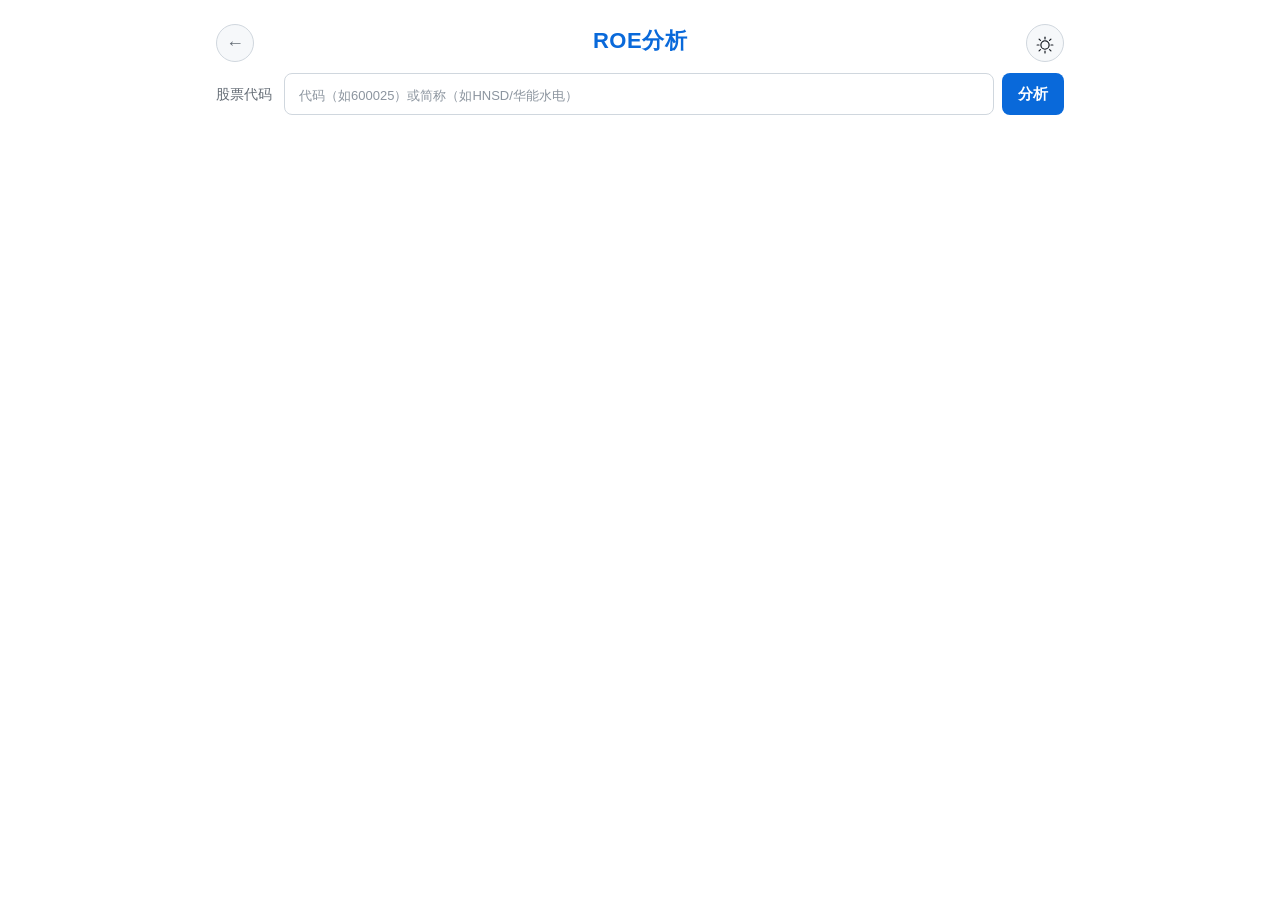
<file: roe.html>
<!DOCTYPE html>
<html lang="zh-CN">
<head>
<meta charset="UTF-8">
<meta name="viewport" content="width=device-width,initial-scale=1,maximum-scale=1,user-scalable=no">
<title>ROE分析器</title>
<style>
/* ========== 暗色主题（默认） ========== */
:root {
  --bg:#0d1117; --card:#161b22; --border:#30363d; --text:#c9d1d9; --text2:#8b949e; --text3:#6e7681;
  --blue:#58a6ff; --green:#3fb950; --red:#f85149; --yellow:#d29922; --purple:#bc8cff; --orange:#db6d28;
  --input-bg:#0d1117; --tag-bg:rgba(88,166,255,.06); --dupont-border:rgba(88,166,255,.2);
  --font:-apple-system,BlinkMacSystemFont,"Segoe UI",Helvetica,Arial,sans-serif;
  --mono:"SF Mono","Cascadia Code","Consolas",monospace;
  --radius:8px;
  --shadow:0 0 0 1px rgba(48,54,61,.5);
}
/* 亮色主题 */
:root.light {
  --bg:#ffffff; --card:#f6f8fa; --border:#d0d7de; --text:#1f2328; --text2:#656d76; --text3:#8c959f;
  --blue:#0969da; --green:#1a7f37; --red:#cf222e; --yellow:#9a6700; --purple:#8250df; --orange:#bc4c00;
  --input-bg:#ffffff; --tag-bg:rgba(9,105,218,.06); --dupont-border:rgba(9,105,218,.2);
  --shadow:0 0 0 1px rgba(208,215,222,.5);
}
* { margin:0; padding:0; box-sizing:border-box; }
html,body { height:100%; }
body {
  background:var(--bg); color:var(--text); font-family:var(--font); font-size:15px; line-height:1.5;
  -webkit-font-smoothing:antialiased; padding:0 0 40px;
  transition:background .2s, color .2s;
}
.container { max-width:880px; margin:0 auto; padding:12px 16px; }

/* 顶栏 + 主题切换 */
.topbar { display:flex; align-items:center; justify-content:center; position:relative; padding:12px 0 16px; }
.topbar .back-btn { position:absolute; left:0; top:12px; width:38px; height:38px; border-radius:50%; border:1px solid var(--border); background:var(--card); color:var(--text2); cursor:pointer; font-size:18px; display:flex; align-items:center; justify-content:center; transition:all .2s; text-decoration:none; }
.topbar .back-btn:hover { border-color:var(--blue); color:var(--blue); }
.topbar h1 { font-size:22px; font-weight:600; color:var(--blue); letter-spacing:.5px; }
.topbar .sub { font-size:12px; color:var(--text3); margin-top:2px; text-align:center; }
.theme-toggle {
  position:absolute; right:0; top:12px;
  width:38px; height:38px; border-radius:50%; border:1px solid var(--border);
  background:var(--card); color:var(--text2); cursor:pointer; font-size:17px;
  display:flex; align-items:center; justify-content:center; transition:all .2s;
}
.theme-toggle:hover { border-color:var(--blue); color:var(--blue); }
.theme-icon { display:inline-block; vertical-align:middle; width:18px; height:18px; }
.theme-icon svg { width:100%; height:100%; }

.input-area { display:flex; align-items:center; gap:8px; margin-bottom:12px; }
.input-area label { font-size:14px; color:var(--text2); white-space:nowrap; flex-shrink:0; width:60px; text-align:left; }
.input-area input {
  flex:1; min-width:0; height:42px; background:var(--input-bg); border:1px solid var(--border); border-radius:var(--radius);
  color:var(--text); font-size:15px; padding:0 14px; outline:none; transition:border-color .2s;
}
.input-area input:focus { border-color:var(--blue); }
.input-area input::placeholder { color:var(--text3); font-size:13px; }
.input-area button {
  flex-shrink:0; height:42px; padding:0 16px; background:var(--blue); color:#fff; border:none; border-radius:var(--radius);
  font-size:15px; font-weight:600; cursor:pointer; transition:opacity .2s; white-space:nowrap;
}
.input-area button:hover { opacity:.88; }
.input-area button:disabled { opacity:.5; cursor:not-allowed; }
.status { text-align:center; font-size:13px; color:var(--text2); min-height:20px; margin-bottom:10px; }
.status.error { color:var(--red); }
.status.loading { color:var(--yellow); }
.status.success { color:var(--green); }
.card {
  background:var(--card); border:1px solid var(--border); border-radius:var(--radius);
  padding:16px; margin-bottom:12px;
}
.card-title { font-size:13px; color:var(--text2); margin-bottom:10px; font-weight:600; letter-spacing:.3px; }
.stock-name { font-size:20px; font-weight:600; color:var(--text); }
.stock-code { font-size:13px; color:var(--text3); margin-left:6px; }
.roe-current { display:flex; align-items:baseline; gap:6px; margin-top:6px; flex-wrap:wrap; }
.roe-current .val { font-size:28px; font-weight:700; font-family:var(--mono); }
.roe-current .label { font-size:13px; color:var(--text2); }
/* 5年ROE表格 */
.roe-table { width:100%; border-collapse:collapse; font-size:13px; }
.roe-table th, .roe-table td { padding:7px 8px; text-align:center; border-bottom:1px solid var(--border); }
.roe-table th { color:var(--text3); font-weight:500; font-size:12px; }
.roe-table td { color:var(--text); font-family:var(--mono); }
.roe-table tr:last-child td { border-bottom:none; }
.roe-table .latest { color:var(--green); font-weight:600; }
.roe-bar-container { display:flex; align-items:flex-end; gap:4px; height:80px; margin-top:6px; }
.roe-bar-item { flex:1; display:flex; flex-direction:column; align-items:center; gap:3px; }
.roe-bar { width:100%; max-width:40px; min-height:2px; border-radius:3px 3px 0 0; transition:height .4s ease; }
.roe-bar-label { font-size:11px; color:var(--text3); }
.roe-bar-val { font-size:11px; color:var(--text2); font-family:var(--mono); }
/* 杜邦三因子 */
.dupont-grid { display:grid; grid-template-columns:repeat(3,1fr); gap:10px; }
.dupont-item {
  background:var(--tag-bg); border:1px solid var(--dupont-border); border-radius:6px; padding:12px 8px; text-align:center;
}
.dupont-item .icon { font-size:18px; margin-bottom:4px; }
.dupont-item .name { font-size:12px; color:var(--text2); margin-bottom:4px; }
.dupont-item .val { font-size:20px; font-weight:700; font-family:var(--mono); color:var(--blue); }
.dupont-item .desc { font-size:11px; color:var(--text3); margin-top:3px; }
.dupont-formula { text-align:center; font-size:13px; color:var(--text2); margin-top:12px; padding-top:10px; border-top:1px solid var(--border); }
.dupont-formula .num { font-family:var(--mono); color:var(--text); }
.dupont-formula .eq { color:var(--blue); margin:0 4px; }
/* 多公式展开 */
.formula-list { margin-top:12px; padding-top:10px; border-top:1px solid var(--border); }
.formula-list .title { font-size:12px; color:var(--text3); margin-bottom:6px; font-weight:600; }
.formula-row { font-size:12px; color:var(--text2); padding:3px 0; line-height:1.6; }
.formula-row .fname { color:var(--text3); }
.formula-row .fval { font-family:var(--mono); color:var(--text); font-weight:600; }
.formula-row .fmain { color:var(--blue); font-weight:600; }
/* 结论 */
.conclusion { font-size:14px; line-height:1.7; color:var(--text); }
.conclusion .tag { display:inline-block; padding:2px 8px; border-radius:4px; font-size:12px; font-weight:600; margin-right:4px; }
.tag-good { background:rgba(63,185,80,.15); color:var(--green); }
.tag-warn { background:rgba(210,153,34,.15); color:var(--yellow); }
.tag-bad { background:rgba(248,81,73,.15); color:var(--red); }
.conclusion .section { margin-top:8px; padding-top:8px; border-top:1px solid var(--border); }
.conclusion .section:first-child { margin-top:0; border-top:none; padding-top:0; }
/* 历史记录 */
.history-item {
  background:var(--card); border:1px solid var(--border); border-radius:var(--radius);
  padding:12px 14px; margin-bottom:8px; position:relative; overflow:hidden; cursor:pointer;
  transition:border-color .2s;
}
.history-item:hover { border-color:var(--blue); }
.history-item .h-row { display:flex; align-items:center; justify-content:space-between; }
.history-item .h-name { font-size:15px; font-weight:600; color:var(--text); }
.history-item .h-code { font-size:12px; color:var(--text3); margin-left:5px; }
.history-item .h-roe { font-size:18px; font-weight:700; font-family:var(--mono); }
.history-item .h-meta { font-size:12px; color:var(--text3); margin-top:3px; }
.history-item .h-judge { font-size:12px; margin-top:4px; }
.history-delete {
  position:absolute; top:50%; left:50%; transform:translate(-50%,-50%) scale(0);
  width:50px; height:28px; background:var(--red); color:#fff; border:none; border-radius:14px;
  font-size:13px; cursor:pointer; transition:transform .25s, opacity .25s; display:flex; align-items:center; justify-content:center; opacity:0; z-index:5; pointer-events:none;
}
.history-item.swiping .history-delete { transform:translate(-50%,-50%) scale(1); opacity:.45; }
.history-item .h-content { transition:transform .15s; position:relative; z-index:2; }
.history-item.released .h-content { transition:transform .3s; }
@media(max-width:600px) {
  .container { padding:10px 12px; }
  .topbar h1 { font-size:19px; }
  .dupont-grid { gap:6px; }
  .dupont-item .val { font-size:17px; }
  .roe-current .val { font-size:24px; }
  .stock-name { font-size:18px; }
}
</style>
<link rel="stylesheet" href="assets/css/common.css?v=6.0.0">
<script src="assets/js/common.js?v=6.0.3"></script>
</head>
<body>
<div class="container">
  <div class="topbar">
    <a href="PB_PE_ROE_calc.html?tab=note" class="back-btn" title="返回">&larr;</a>
    <div>
      <h1>ROE分析</h1>
    </div>
    <button class="theme-toggle" id="themeToggle" onclick="toggleTheme()" title="切换深色模式"><span id="themeIcon" class="theme-icon"></span></button>
  </div>
  <div class="input-area" style="position:relative;">
    <label for="searchInput">股票代码</label>
    <input type="text" id="searchInput" placeholder="代码（如600025）或简称（如HNSD/华能水电）" autocomplete="off"
      onkeydown="if(event.key==='Enter')doSearch()" onblur="hideSuggest()">
    <button onclick="doSearch()">分析</button>
    <ul id="suggestList" style="display:none;position:absolute;top:44px;left:0;right:0;background:var(--card);border:1px solid var(--border);border-radius:var(--radius);box-shadow:0 4px 12px rgba(0,0,0,0.15);list-style:none;z-index:50;max-height:240px;overflow-y:auto;margin:0;padding:0"></ul>
  </div>
  <div class="status" id="status"></div>
  <div id="result"></div>
  <div id="historySection"></div>
</div>
<script>
/* ========== 主题切换 ========== */
// SVG sun-moon 组合图标（与估值计算器一致）
function _themeIconSVG(isDark) {
  var fg = isDark ? '#ffffff' : '#161b22';
  var fill = isDark ? '#ffffff' : '#f6f8fa';
  return '<span class="theme-icon"><svg viewBox="0 0 24 24" fill="none" xmlns="http://www.w3.org/2000/svg">' +
    '<line x1="12" y1="1.5" x2="12" y2="4" stroke="' + fg + '" stroke-width="1.6" stroke-linecap="round"/>' +
    '<line x1="12" y1="20" x2="12" y2="22.5" stroke="' + fg + '" stroke-width="1.6" stroke-linecap="round"/>' +
    '<line x1="1.5" y1="12" x2="4" y2="12" stroke="' + fg + '" stroke-width="1.6" stroke-linecap="round"/>' +
    '<line x1="20" y1="12" x2="22.5" y2="12" stroke="' + fg + '" stroke-width="1.6" stroke-linecap="round"/>' +
    '<line x1="4.1" y1="4.1" x2="5.9" y2="5.9" stroke="' + fg + '" stroke-width="1.6" stroke-linecap="round"/>' +
    '<line x1="18.1" y1="18.1" x2="19.9" y2="19.9" stroke="' + fg + '" stroke-width="1.6" stroke-linecap="round"/>' +
    '<line x1="4.1" y1="19.9" x2="5.9" y2="18.1" stroke="' + fg + '" stroke-width="1.6" stroke-linecap="round"/>' +
    '<line x1="18.1" y1="5.9" x2="19.9" y2="4.1" stroke="' + fg + '" stroke-width="1.6" stroke-linecap="round"/>' +
    '<circle cx="12" cy="12" r="5.5" stroke="' + fg + '" stroke-width="1.6" fill="none"/>' +
    '<path d="M10.5 7.2a5.5 5.5 0 0 1 0 9.6a4.2 4.2 0 0 0 0-9.6z" fill="' + fill + '"/>' +
    '</svg></span>';
}
function _updateThemeIcon(){
  var isLight = document.documentElement.classList.contains('light');
  var el = document.getElementById('themeIcon');
  if (el) el.innerHTML = _themeIconSVG(!isLight);
  document.getElementById('themeToggle').title = isLight ? '切换深色模式' : '切换浅色模式';
}
function toggleTheme(){
  var root=document.documentElement;
  root.classList.toggle('light');
  var isLight=root.classList.contains('light');
  _updateThemeIcon();
  try{ localStorage.setItem('pb_calc_theme', isLight?'light':'dark'); }catch(e){}
}
(function initTheme(){
  try{
    var t=localStorage.getItem('pb_calc_theme');
    if(t==='light'){ document.documentElement.classList.add('light'); }
    else if(t==='dark'){ document.documentElement.classList.remove('light'); }
    else if(window.matchMedia('(prefers-color-scheme: light)').matches){ document.documentElement.classList.add('light'); }
    _updateThemeIcon();
  }catch(e){ _updateThemeIcon(); }
})();

/* ========== 工具 ========== */
function _esc(s){return String(s).replace(/[&<>"']/g,c=>({'&':'&amp;','<':'&lt;','>':'&gt;','"':'&quot;',"'":'&#39;'}[c]));}
function _fmt(n,dec){ if(n===null||n===undefined||isNaN(n)) return '-'; return (+n).toFixed(dec); }
function _fmtPct(n,dec){ if(n===null||n===undefined||isNaN(n)) return '-'; return (+n).toFixed(dec)+'%'; }
function _fmtBig(n){
  if(n===null||n===undefined||isNaN(n)) return '-';
  var a=Math.abs(n);
  if(a>=1e12) return (n/1e12).toFixed(2)+'万亿';
  if(a>=1e8) return (n/1e8).toFixed(2)+'亿';
  if(a>=1e4) return (n/1e4).toFixed(2)+'万';
  return _fmt(n,2);
}
function setStatus(msg,type){ var el=document.getElementById('status'); el.className=type||''; el.innerHTML=msg; }
function clearResult(){ document.getElementById('result').innerHTML=''; }

/* ========== stock_index.json (简称搜索) ========== */
var STOCK_MAP={}; var PINYIN_IDX={};
var _SI_CACHE_KEY='_stock_idx_cache';
function loadStockMap(cb){
  if(STOCK_MAP._loaded){ cb&&cb(); return; }
  // 1. Try localStorage cache first (instant, works offline)
  try{
    var cached=localStorage.getItem(_SI_CACHE_KEY);
    if(cached){
      var d=JSON.parse(cached);
      if(d&&d.stocks){
        STOCK_MAP=d.stocks; PINYIN_IDX=d.pinyin||{};
        STOCK_MAP._loaded=true; cb&&cb();
        // Background refresh (non-blocking)
        _refreshStockIndex();
        return;
      }
    }
  }catch(e){}
  // 2. Network fetch (with GitHub API fallback)
  _fetchStockIndexFallback()
    .then(function(data){
      STOCK_MAP=data.stocks||{}; PINYIN_IDX=data.pinyin||{};
      STOCK_MAP._loaded=true;
      try{ localStorage.setItem(_SI_CACHE_KEY,JSON.stringify(data)); }catch(e){}
      cb&&cb();
    })
    .catch(function(e){
      // Network failed: try localStorage as fallback (don't cache failure)
      try{
        var c2=localStorage.getItem(_SI_CACHE_KEY);
        if(c2){
          var d2=JSON.parse(c2);
          if(d2&&d2.stocks){
            STOCK_MAP=d2.stocks; PINYIN_IDX=d2.pinyin||{};
            STOCK_MAP._loaded=true; cb&&cb(); return;
          }
        }
      }catch(e2){}
      cb&&cb(new Error(e.message));
    });
}
// Background refresh of stock index cache
function _refreshStockIndex(){
  fetch('stock_index.json?_dc='+Date.now(),{cache:'no-store'})
    .then(function(r){ if(!r.ok) throw new Error('HTTP '+r.status); return r.json(); })
    .then(function(data){
      if(data&&data.stocks){
        STOCK_MAP=data.stocks; PINYIN_IDX=data.pinyin||{};
        STOCK_MAP._loaded=true;
        try{ localStorage.setItem(_SI_CACHE_KEY,JSON.stringify(data)); }catch(e){}
      }
    })
    .catch(function(){});
}

// ===== GitHub API fallback for stock_index.json (same pattern as main app) =====
function _fetchStockIndexFallback(){
  var url='./stock_index.json?_t='+Date.now();
  return fetch(url,{cache:'no-store'}).then(function(r){
    if(!r.ok) throw new Error('HTTP '+r.status);
    return r.json();
  }).catch(function(e1){
    // Pages/assets fetch failed - try GitHub API (public repo, no token needed)
    console.log('[index] direct fetch failed ('+e1.message+'), trying API fallback...');
    var cdnUrl='https://cdn.jsdelivr.net/gh/gyhok368519/stock-valuation@main/stock_index.json?_t='+Date.now();
    var apiUrl='https://api.github.com/repos/gyhok368519/stock-valuation/contents/stock_index.json';
    var headers={'Accept':'application/vnd.github.v3+json'};
    return fetch(cdnUrl,{cache:'no-store'}).then(function(r){
      if(!r.ok) throw new Error('CDN HTTP '+r.status);
      return r.json();
    }).catch(function(e2){
      console.log('[index] CDN failed ('+e2.message+'), trying GitHub API fallback...');
      return fetch(apiUrl,{headers:headers}).then(function(r){
        if(!r.ok) throw new Error('API HTTP '+r.status);
        return r.json();
      }).then(function(data){
        if(!data.content) throw new Error('No content in API response');
        return JSON.parse(_safeAtob(data.content));
      });
    });
  });
}

// Safe base64 decode for UTF-8 content (mirror of main app)
function _safeAtob(b64){
  var raw=atob(b64.replace(/\n/g,''));
  var buf=new Uint8Array(raw.length);
  for(var i=0;i<raw.length;i++) buf[i]=raw.charCodeAt(i);
  return new TextDecoder('utf-8').decode(buf);
}

/* 搜索股票 */
function searchStock(input){
  input=(input||'').trim();
  if(!input) return null;
  if(/^\d{6}$/.test(input)){
    var name=STOCK_MAP[input]||'';
    var market = input[0]==='6' ? 1 : 0;
    return {code:input, name:name, market:market};
  }
  var q=input.toLowerCase();
  for(var code in PINYIN_IDX){
    var p=PINYIN_IDX[code];
    if(p.i===q || p.f===q) return {code:code, name:STOCK_MAP[code]||'', market:(code[0]==='6'?1:0)};
  }
  var fuzzy=[];
  for(var code2 in PINYIN_IDX){
    var p2=PINYIN_IDX[code2];
    if(p2.i.indexOf(q)===0 || p2.f.indexOf(q)===0){
      fuzzy.push({code:code2, name:STOCK_MAP[code2]||'', market:(code2[0]==='6'?1:0)});
      if(fuzzy.length>=5) break;
    }
  }
  if(fuzzy.length===0){
    for(var code3 in STOCK_MAP){
      if(code3==='_loaded') continue;
      if(typeof STOCK_MAP[code3]==='string' && STOCK_MAP[code3].indexOf(input)>=0){
        fuzzy.push({code:code3, name:STOCK_MAP[code3], market:(code3[0]==='6'?1:0)});
        if(fuzzy.length>=5) break;
      }
    }
  }
  return fuzzy.length ? fuzzy : null;
}

function showSuggest(list){
  var ul=document.getElementById('suggestList');
  if(!list || list.length===0){ ul.style.display='none'; ul.innerHTML=''; return; }
  ul.innerHTML=list.map(function(it,i){
    return '<li data-idx="'+i+'" style="padding:8px 12px;cursor:pointer;font-size:14px;border-bottom:1px solid var(--border);color:var(--text)" onmouseenter="this.style.background=\'var(--tag-bg)\'" onmouseleave="this.style.background=\'\'">'
      +'<span style="color:var(--blue);font-weight:600">'+it.code+'</span>'
      +'<span style="color:var(--text3);font-size:12px;margin-left:8px">'+_esc(it.name||'')+'</span></li>';
  }).join('');
  ul.style.display='block';
  ul.querySelectorAll('li').forEach(function(li,i){
    li.onclick=function(){ pickSuggest(list[i]); };
  });
}

function pickSuggest(item){
  document.getElementById('searchInput').value=item.code;
  document.getElementById('suggestList').style.display='none';
  doSearch();
}

function hideSuggest(){ setTimeout(function(){ document.getElementById('suggestList').style.display='none'; }, 200); }

/* ========== 数据抓取 ========== */
function fetchFinance(code){
  var url='https://datacenter.eastmoney.com/api/data/v1/get'
    +'?reportName=RPT_LICO_FN_CPD'
    +'&columns=SECURITY_CODE,SECURITY_NAME_ABBR,WEIGHTAVG_ROE,QDATE,DATATYPE,REPORTDATE,TOTAL_OPERATE_INCOME,PARENT_NETPROFIT,BPS,XSMLL,SJLHZ,YSHZ,DEDUCT_BASIC_EPS,BASIC_EPS,MGJYXJJE'
    +'&filter=(SECURITY_CODE=%22'+code+'%22)'
    +'&pageNumber=1&pageSize=100&sortColumns=REPORTDATE&sortTypes=-1&source=WEB&client=WEB';
  return fetch(url).then(function(r){return r.json();}).then(function(d){
    if(!d.success || !d.result || !d.result.data) throw new Error('财务数据获取失败');
    return d.result.data;
  });
}

function fetchBalance(code){
  var url='https://datacenter.eastmoney.com/api/data/v1/get'
    +'?reportName=RPT_F10_FINANCE_GBALANCE'
    +'&columns=TOTAL_ASSETS,TOTAL_PARENT_EQUITY,TOTAL_EQUITY,TOTAL_LIABILITIES,REPORT_DATE,REPORT_TYPE'
    +'&filter=(SECURITY_CODE=%22'+code+'%22)'
    +'&pageNumber=1&pageSize=100&sortColumns=REPORT_DATE&sortTypes=-1&source=WEB&client=WEB';
  return fetch(url).then(function(r){return r.json();}).then(function(d){
    if(!d.success || !d.result || !d.result.data) return [];
    return d.result.data;
  }).catch(function(){ return []; });
}

function fetchStockName(code){
  var secid = (code[0]==='6' ? '1.' : '0.') + code;
  var url='https://push2.eastmoney.com/api/qt/stock/get?secid='+secid+'&fields=f57,f58,f84';
  return fetch(url).then(function(r){return r.json();}).then(function(d){
    return d && d.data ? {name:d.data.f58, totalShares:d.data.f84} : {name:'',totalShares:0};
  }).catch(function(){ return {name:'',totalShares:0}; });
}

/* ========== 数据处理 ========== */
function extractAnnualReports(finData){
  var annuals=[];
  for(var i=0;i<finData.length;i++){
    var it=finData[i];
    if(it.QDATE && /Q4$/.test(it.QDATE) && it.WEIGHTAVG_ROE!==null && it.WEIGHTAVG_ROE!==undefined && it.WEIGHTAVG_ROE!==''){
      annuals.push(it);
    }
  }
  return annuals.slice(0,5); // 最新在前
}

function getLatestReport(finData){
  return finData.length ? finData[0] : null;
}

function findBalanceByDate(bsData, dateStr){
  for(var i=0;i<bsData.length;i++){
    if(bsData[i].REPORT_DATE && bsData[i].REPORT_DATE.indexOf(dateStr)===0) return bsData[i];
  }
  return null;
}

/* 杜邦计算 —— 完整版（有资产负债表） */
function calcDupontFull(fin, bsCur, bsPrev){
  if(!fin || !bsCur) return null;
  var netProfit=fin.PARENT_NETPROFIT, revenue=fin.TOTAL_OPERATE_INCOME;
  var taCur=bsCur.TOTAL_ASSETS, eqCur=bsCur.TOTAL_PARENT_EQUITY, totalLiab=bsCur.TOTAL_LIABILITIES;
  var taPrev=bsPrev?bsPrev.TOTAL_ASSETS:taCur;
  var eqPrev=bsPrev?bsPrev.TOTAL_PARENT_EQUITY:eqCur;
  if(!netProfit||!revenue||!taCur||!eqCur) return null;

  var avgTa=(taCur+taPrev)/2, avgEq=(eqCur+eqPrev)/2;
  var sjlhz=fin.SJLHZ; // 接口销售净利率

  // 净利率 - 多种公式
  var nm_parent = netProfit/revenue;             // 归母净利率
  var nm_api = sjlhz!=null ? sjlhz/100 : null;   // 接口销售净利率

  // 总资产周转率 - 多种公式
  var at_avg = revenue/avgTa;   // 平均总资产
  var at_end = revenue/taCur;   // 期末总资产

  // 权益乘数 - 多种公式
  var em_avg = avgTa/avgEq;                    // 平均总资产/平均归母权益
  var em_end = taCur/eqCur;                     // 期末总资产/期末归母权益
  var em_debt = (totalLiab&&taCur) ? 1/(1-totalLiab/taCur) : null; // 1/(1-资产负债率)

  // 计算ROE（多种组合）
  var roe_avg = nm_parent * at_avg * em_avg * 100;       // 全平均法
  var roe_end = nm_parent * at_end * em_end * 100;       // 全期末法
  var roe_mix = nm_parent * at_avg * em_debt * 100;      // 混合法

  return {
    type:'full',
    netMargin:nm_parent, netMarginApi:nm_api,
    assetTurnover:at_avg, assetTurnoverEnd:at_end,
    equityMultiplier:em_avg, equityMultiplierEnd:em_end, equityMultiplierDebt:em_debt,
    calcROE:roe_avg, calcROE_end:roe_end, calcROE_mix:roe_mix,
    reportedROE:fin.WEIGHTAVG_ROE,
    netProfit:netProfit, revenue:revenue,
    taCur:taCur, taPrev:taPrev, eqCur:eqCur, eqPrev:eqPrev,
    avgTa:avgTa, avgEq:avgEq, totalLiab:totalLiab
  };
}

/* 杜邦计算 —— 简化版（金融股，无资产负债表，用BPS×总股本推算归母权益） */
function calcDupontSimple(fin, totalShares){
  if(!fin || !totalShares || !fin.BPS) return null;
  var netProfit=fin.PARENT_NETPROFIT, revenue=fin.TOTAL_OPERATE_INCOME, bps=fin.BPS;
  if(!netProfit||!revenue) return null;

  var parentEquity = bps * totalShares; // 推算归母权益
  var nm = netProfit/revenue;
  // ROE = 净利率 × (总资产周转率 × 权益乘数)
  // 合并因子 = 营收 / 归母权益
  var combined = revenue / parentEquity;
  var calcROE = nm * combined * 100;

  return {
    type:'simple',
    netMargin:nm, netMarginApi:fin.SJLHZ!=null?fin.SJLHZ/100:null,
    combined:combined,
    calcROE:calcROE, reportedROE:fin.WEIGHTAVG_ROE,
    netProfit:netProfit, revenue:revenue, parentEquity:parentEquity, bps:bps, totalShares:totalShares
  };
}

/* ========== 结论生成 ========== */
function genConclusion(annuals, latest, dupont){
  var parts=[];
  if(!latest) return '<p>数据不足，无法生成结论。</p>';

  var latestROE=latest.WEIGHTAVG_ROE;
  var roeLevel, roeTag;
  if(latestROE>=15){roeLevel='优秀';roeTag='tag-good';}
  else if(latestROE>=10){roeLevel='良好';roeTag='tag-good';}
  else if(latestROE>=5){roeLevel='一般';roeTag='tag-warn';}
  else if(latestROE>0){roeLevel='偏低';roeTag='tag-warn';}
  else{roeLevel='负值';roeTag='tag-bad';}

  var reportName=latest.DATATYPE||'最新报告期';
  parts.push('<div class="section"><span class="tag '+roeTag+'">'+roeLevel+'</span>'
    +'<b>'+_esc(reportName)+' ROE = '+_fmt(latestROE,2)+'%</b>，属于'+roeLevel+'水平。'
    +(latestROE>=15?'超过15%优秀线，股东回报能力强。'
      :(latestROE>=10?'高于10%良好线，盈利能力尚可。'
      :(latestROE>=5?'处于5%~10%区间，盈利能力一般。'
      :(latestROE>0?'低于5%，盈利能力偏弱。':'ROE为负值，股东处于亏损状态。'))))
    +'</div>');

  if(annuals.length>=2){
    var roeVals=annuals.map(function(a){return a.WEIGHTAVG_ROE;});
    var diff=roeVals[0]-roeVals[roeVals.length-1];
    var trend,trendTag;
    if(diff>2){trend='上升趋势';trendTag='tag-good';}
    else if(diff<-2){trend='下降趋势';trendTag='tag-bad';}
    else{trend='相对稳定';trendTag='tag-warn';}
    var trendStr=annuals.map(function(a){return _fmt(a.WEIGHTAVG_ROE,2)+'%';}).join(' → ');
    parts.push('<div class="section"><span class="tag '+trendTag+'">'+trend+'</span>'
      +'<b>五年ROE趋势：</b>'+trendStr
      +(diff>2?'，逐年提升，盈利能力增强。'
        :(diff<-2?'，逐年下滑，需关注盈利质量。':'，波动不大，盈利能力稳定。'))
      +'</div>');
  }

  if(dupont){
    var nm=dupont.netMargin*100;
    if(dupont.type==='full'){
      var at=dupont.assetTurnover, em=dupont.equityMultiplier;
      var nmLevel=nm>=20?'高净利率':(nm>=10?'中等净利率':'低净利率');
      var atLevel=at>=0.8?'高周转':(at>=0.3?'中等周转':'低周转');
      var emLevel=em>=3?'高杠杆':(em>=2?'中等杠杆':'低杠杆');
      parts.push('<div class="section"><span class="tag tag-good">杜邦拆解</span>'
        +'<b>ROE = 净利率 × 总资产周转率 × 权益乘数</b><br>'
        +'= '+_fmtPct(nm,2)+' × '+_fmt(at,3)+' × '+_fmt(em,3)
        +' = '+_fmt(dupont.calcROE,2)+'%（报告值 '+_fmt(dupont.reportedROE,2)+'%）<br>'
        +'<b>盈利模式：</b>'+nmLevel+'('+_fmtPct(nm,2)+') + '+atLevel+'('+_fmt(at,2)+'次) + '+emLevel+'('+_fmt(em,2)+'倍)<br>'
        +_genStrategy(nm,at,em)+'</div>');
    } else {
      parts.push('<div class="section"><span class="tag tag-warn">杜邦拆解（简化）</span>'
        +'<b>ROE = 净利率 × (总资产周转率 × 权益乘数)</b><br>'
        +'= '+_fmtPct(nm,2)+' × '+_fmt(dupont.combined,4)
        +' = '+_fmt(dupont.calcROE,2)+'%（报告值 '+_fmt(dupont.reportedROE,2)+'%）<br>'
        +'<span style="color:var(--text3);font-size:12px;">金融行业无法获取资产负债表，总资产周转率与权益乘数合并展示。归母权益由每股净资产×总股本推算。</span></div>');
    }
  }

  var trendStable = annuals.length>=2 ? (roeVals[0]-roeVals[roeVals.length-1]>=-2) : true;
  var summary='';
  if(latestROE>=15 && trendStable){
    summary='该公司ROE处于优秀区间且趋势稳定或上升，盈利能力强，是优质盈利型公司的特征。';
  } else if(latestROE>=10){
    summary='该公司ROE处于良好水平，盈利能力尚可，可结合杜邦因子判断其盈利驱动来源。';
  } else if(latestROE>=5){
    summary='该公司ROE处于一般水平，盈利能力不强，需关注是否能通过提升净利率或周转率改善。';
  } else {
    summary='该公司ROE偏低或为负值，盈利能力弱，投资需谨慎。';
  }
  parts.push('<div class="section"><span class="tag '+(latestROE>=10?'tag-good':'tag-warn')+'">综合评价</span>'+summary+'</div>');
  return parts.join('');
}

function _genStrategy(nm,at,em){
  if(nm>=15 && at<0.5) return '<b>驱动来源：</b>高净利率驱动（典型行业：白酒、医药、科技），靠产品溢价赚钱。';
  if(nm<10 && at>=0.8) return '<b>驱动来源：</b>高周转率驱动（典型行业：零售、贸易），靠薄利多销赚钱。';
  if(em>=3) return '<b>驱动来源：</b>高杠杆驱动（典型行业：银行、地产、公用事业），靠财务杠杆放大收益，需关注债务风险。';
  if(nm>=10 && at>=0.3 && em<3) return '<b>驱动来源：</b>均衡型，净利率和周转率均有一定贡献，杠杆适中，盈利质量较好。';
  return '<b>驱动来源：</b>各项指标均不突出，盈利模式有待优化。';
}

/* ========== 渲染 ========== */
function render(data){
  var finData=data.fin, bsData=data.bs, stockName=data.name, code=data.code;
  var totalShares=data.totalShares||0;

  var annuals=extractAnnualReports(finData);
  var latest=getLatestReport(finData);
  var latestDate=latest?latest.REPORTDATE.substring(0,10):'';

  var bsLatest=latestDate?findBalanceByDate(bsData,latestDate):null;
  var bsPrev=null;
  if(bsLatest){
    for(var i=0;i<bsData.length;i++){
      if(bsData[i].REPORT_DATE<bsLatest.REPORT_DATE){bsPrev=bsData[i];break;}
    }
  }

  // 杜邦计算：优先完整版，无资产负债表时用简化版
  var dupont=null;
  var isFinance=false;
  if(bsLatest){
    dupont=calcDupontFull(latest, bsLatest, bsPrev);
  }
  if(!dupont && totalShares){
    dupont=calcDupontSimple(latest, totalShares);
    isFinance=true;
  }

  var html='';

  // 股票信息
  html+='<div class="card"><div class="card-title">股票信息</div>'
    +'<span class="stock-name">'+_esc(stockName)+'</span><span class="stock-code">'+_esc(code)+'</span>'
    +'<div class="roe-current"><span class="label">'+_esc(latest.DATATYPE||'')+' ROE：</span>'
    +'<span class="val" style="color:'+(latest.WEIGHTAVG_ROE>=10?'var(--green)':(latest.WEIGHTAVG_ROE>=5?'var(--yellow)':'var(--red)'))+'">'+_fmt(latest.WEIGHTAVG_ROE,2)+'%</span></div></div>';

  // 五年ROE
  if(annuals.length>0){
    html+='<div class="card"><div class="card-title">最近五年加权平均ROE（年报）</div>'
      +'<table class="roe-table"><thead><tr>';
    annuals.forEach(function(a){html+='<th>'+_esc(a.QDATE?a.QDATE.replace(/Q4/,''):'')+'</th>';});
    html+='</tr></thead><tbody><tr>';
    var maxRoe=0;
    annuals.forEach(function(a){if(a.WEIGHTAVG_ROE>maxRoe)maxRoe=a.WEIGHTAVG_ROE;});
    annuals.forEach(function(a){
      var isFirst=a===annuals[0];
      html+='<td class="'+(isFirst?'latest':'')+'">'+_fmt(a.WEIGHTAVG_ROE,2)+'%</td>';
    });
    html+='</tr></tbody></table>';
    if(maxRoe>0){
      html+='<div class="roe-bar-container">';
      annuals.forEach(function(a){
        var h=Math.max(2,(a.WEIGHTAVG_ROE/maxRoe)*70);
        var color=a.WEIGHTAVG_ROE>=15?'var(--green)':(a.WEIGHTAVG_ROE>=10?'var(--blue)':(a.WEIGHTAVG_ROE>=5?'var(--yellow)':'var(--red)'));
        html+='<div class="roe-bar-item">'
          +'<div class="roe-bar" style="height:'+h+'px;background:'+color+'"></div>'
          +'<div class="roe-bar-label">'+_esc(a.QDATE?a.QDATE.replace(/Q4/,''):'')+'</div></div>';
      });
      html+='</div>';
    }
    html+='</div>';
  }

  // 杜邦三因子
  if(dupont){
    var nm=dupont.netMargin*100;
    var period=_esc(latest.DATATYPE||'最新一期');
    if(dupont.type==='full'){
      var at=dupont.assetTurnover, em=dupont.equityMultiplier;
      html+='<div class="card"><div class="card-title">杜邦三因子拆解（'+period+'）</div>'
        +'<div class="dupont-grid">'
        +'<div class="dupont-item"><div class="name">净利率</div><div class="val">'+_fmtPct(nm,2)+'</div><div class="desc">归母净利润/营业收入</div></div>'
        +'<div class="dupont-item"><div class="name">总资产周转率</div><div class="val">'+_fmt(at,3)+'</div><div class="desc">营业收入/平均总资产</div></div>'
        +'<div class="dupont-item"><div class="name">权益乘数</div><div class="val">'+_fmt(em,3)+'</div><div class="desc">平均总资产/平均归母权益</div></div>'
        +'</div>'
        +'<div class="dupont-formula">'
        +'<span class="num">'+_fmtPct(nm,2)+'</span> × <span class="num">'+_fmt(at,3)+'</span> × <span class="num">'+_fmt(em,3)+'</span>'
        +' <span class="eq">=</span> <span class="num">'+_fmt(dupont.calcROE,2)+'%</span>'
        +' <span style="color:var(--text3);font-size:12px;">（报告值 '+_fmt(dupont.reportedROE,2)+'%）</span></div>';

      // 多公式展开
      html+='<div class="formula-list">'
        +'<div class="title">各因子多公式对比</div>';

      // 净利率
      html+='<div class="formula-row"><span class="fmain">●</span> <span class="fname">净利率（归母口径）</span> = 归母净利润/营业收入 = <span class="fval fmain">'+_fmtPct(nm,2)+'</span></div>';
      if(dupont.netMarginApi!==null){
        html+='<div class="formula-row"><span class="fname">○ 净利率（接口值 SJLHZ）</span> = <span class="fval">'+_fmtPct(dupont.netMarginApi*100,2)+'</span> <span style="color:var(--text3)">(含少数股东损益，金融股可能异常)</span></div>';
      }

      // 总资产周转率
      html+='<div class="formula-row"><span class="fmain">●</span> <span class="fname">总资产周转率（平均）</span> = 营收/((期初+期末总资产)/2) = <span class="fval fmain">'+_fmt(dupont.assetTurnover,4)+'</span></div>';
      html+='<div class="formula-row"><span class="fname">○ 总资产周转率（期末）</span> = 营收/期末总资产 = <span class="fval">'+_fmt(dupont.assetTurnoverEnd,4)+'</span></div>';

      // 权益乘数
      html+='<div class="formula-row"><span class="fmain">●</span> <span class="fname">权益乘数（平均）</span> = 平均总资产/平均归母权益 = <span class="fval fmain">'+_fmt(dupont.equityMultiplier,4)+'</span></div>';
      html+='<div class="formula-row"><span class="fname">○ 权益乘数（期末）</span> = 期末总资产/期末归母权益 = <span class="fval">'+_fmt(dupont.equityMultiplierEnd,4)+'</span></div>';
      if(dupont.equityMultiplierDebt!==null && !isNaN(dupont.equityMultiplierDebt)){
        html+='<div class="formula-row"><span class="fname">○ 权益乘数（负债率法）</span> = 1/(1-资产负债率) = 1/(1-'+_fmt(dupont.totalLiab/dupont.taCur*100,2)+'%) = <span class="fval">'+_fmt(dupont.equityMultiplierDebt,4)+'</span></div>';
      }

      // ROE组合
      html+='<div class="formula-row" style="margin-top:4px;border-top:1px solid var(--border);padding-top:4px;"><span class="fmain">●</span> <span class="fname">ROE（全平均法）</span> = <span class="fval fmain">'+_fmt(dupont.calcROE,2)+'%</span></div>';
      html+='<div class="formula-row"><span class="fname">○ ROE（全期末法）</span> = <span class="fval">'+_fmt(dupont.calcROE_end,2)+'%</span></div>';
      if(dupont.calcROE_mix && !isNaN(dupont.calcROE_mix)){
        html+='<div class="formula-row"><span class="fname">○ ROE（混合法：平均周转+负债率权益乘数）</span> = <span class="fval">'+_fmt(dupont.calcROE_mix,2)+'%</span></div>';
      }
      html+='</div>';

      // 底层数据
      html+='<div class="formula-list" style="border-top:1px solid var(--border);margin-top:0;">'
        +'<div class="title">底层财务数据</div>'
        +'<div class="formula-row"><span class="fname">归母净利润</span> = <span class="fval">'+_fmtBig(dupont.netProfit)+'</span></div>'
        +'<div class="formula-row"><span class="fname">营业收入</span> = <span class="fval">'+_fmtBig(dupont.revenue)+'</span></div>'
        +'<div class="formula-row"><span class="fname">期末总资产</span> = <span class="fval">'+_fmtBig(dupont.taCur)+'</span></div>'
        +'<div class="formula-row"><span class="fname">期初总资产</span> = <span class="fval">'+_fmtBig(dupont.taPrev)+'</span></div>'
        +'<div class="formula-row"><span class="fname">期末归母权益</span> = <span class="fval">'+_fmtBig(dupont.eqCur)+'</span></div>'
        +'<div class="formula-row"><span class="fname">期初归母权益</span> = <span class="fval">'+_fmtBig(dupont.eqPrev)+'</span></div>'
        +'<div class="formula-row"><span class="fname">期末总负债</span> = <span class="fval">'+_fmtBig(dupont.totalLiab)+'</span></div>'
        +'<div class="formula-row"><span class="fname">资产负债率</span> = <span class="fval">'+_fmtPct(dupont.totalLiab/dupont.taCur*100,2)+'</span></div>'
        +'</div>';

      html+='</div>';
    } else {
      // 简化版（金融股）
      html+='<div class="card"><div class="card-title">杜邦分析（'+period+'）<span style="color:var(--yellow);font-size:11px;"> 金融行业简化版</span></div>'
        +'<div class="dupont-grid">'
        +'<div class="dupont-item"><div class="name">净利率</div><div class="val">'+_fmtPct(nm,2)+'</div><div class="desc">归母净利润/营业收入</div></div>'
        +'<div class="dupont-item"><div class="name">周转×权益</div><div class="val">'+_fmt(dupont.combined,4)+'</div><div class="desc">营收/归母权益（合并）</div></div>'
        +'<div class="dupont-item"><div class="name">权益乘数</div><div class="val" style="color:var(--text3)">—</div><div class="desc">需资产负债表</div></div>'
        +'</div>'
        +'<div class="dupont-formula">'
        +'<span class="num">'+_fmtPct(nm,2)+'</span> × <span class="num">'+_fmt(dupont.combined,4)+'</span>'
        +' <span class="eq">=</span> <span class="num">'+_fmt(dupont.calcROE,2)+'%</span>'
        +' <span style="color:var(--text3);font-size:12px;">（报告值 '+_fmt(dupont.reportedROE,2)+'%）</span></div>'
        +'<div class="formula-list">'
        +'<div class="formula-row" style="color:var(--text3);">金融行业（银行/保险/证券）无法通过通用接口获取资产负债表，总资产周转率与权益乘数合并为"营收/归母权益"展示。归母权益 = 每股净资产(BPS) × 总股本。</div>'
        +'<div class="formula-row"><span class="fmain">●</span> <span class="fname">净利率</span> = 归母净利润/营业收入 = <span class="fval fmain">'+_fmtPct(nm,2)+'</span></div>'
        +'<div class="formula-row"><span class="fmain">●</span> <span class="fname">周转×权益乘数（合并）</span> = 营业收入/归母权益 = <span class="fval fmain">'+_fmt(dupont.combined,4)+'</span></div>'
        +'<div class="formula-row"><span class="fname">○ 归母权益（推算）</span> = BPS × 总股本 = '+_fmt(dupont.bps,4)+' × '+_fmtBig(dupont.totalShares)+' = <span class="fval">'+_fmtBig(dupont.parentEquity)+'</span></div>'
        +'</div>'
        +'<div class="formula-list" style="border-top:1px solid var(--border);margin-top:0;">'
        +'<div class="title">底层财务数据</div>'
        +'<div class="formula-row"><span class="fname">归母净利润</span> = <span class="fval">'+_fmtBig(dupont.netProfit)+'</span></div>'
        +'<div class="formula-row"><span class="fname">营业收入</span> = <span class="fval">'+_fmtBig(dupont.revenue)+'</span></div>'
        +'<div class="formula-row"><span class="fname">每股净资产 BPS</span> = <span class="fval">'+_fmt(dupont.bps,4)+'</span></div>'
        +'<div class="formula-row"><span class="fname">总股本</span> = <span class="fval">'+_fmtBig(dupont.totalShares)+'</span></div>'
        +'</div>'
        +'</div>';
    }
  } else {
    html+='<div class="card"><div class="card-title">杜邦三因子拆解</div>'
      +'<div style="text-align:center;color:var(--text3);padding:20px 0;">资产负债表数据不足，无法进行杜邦分析</div></div>';
  }

  // 结论
  html+='<div class="card"><div class="card-title">分析结论</div><div class="conclusion">'+genConclusion(annuals,latest,dupont)+'</div></div>';

  document.getElementById('result').innerHTML=html;
  saveHistory(code, stockName, latest.WEIGHTAVG_ROE, latest.DATATYPE||'', roeLevel(latest.WEIGHTAVG_ROE));
}

function roeLevel(roe){
  if(roe>=15) return '优秀';
  if(roe>=10) return '良好';
  if(roe>=5) return '一般';
  if(roe>0) return '偏低';
  return '负值';
}

/* ========== 历史记录 ========== */
var HISTORY_KEY='roe_analyzer_history';
function getHistory(){ try{return JSON.parse(localStorage.getItem(HISTORY_KEY)||'[]');}catch(e){return[];} }
function saveHistory(code,name,roe,period,level){
  var hist=getHistory();
  hist=hist.filter(function(h){return h.code!==code;});
  hist.unshift({code:code,name:name,roe:roe,period:period,level:level,time:new Date().toLocaleString('zh-CN')});
  if(hist.length>20) hist=hist.slice(0,20);
  try{localStorage.setItem(HISTORY_KEY,JSON.stringify(hist));}catch(e){}
  renderHistory();
}
function deleteHistory(idx){
  var hist=getHistory(); hist.splice(idx,1);
  try{localStorage.setItem(HISTORY_KEY,JSON.stringify(hist));}catch(e){}
  renderHistory();
}
function renderHistory(){
  var hist=getHistory();
  var el=document.getElementById('historySection');
  if(!hist.length){el.innerHTML='';return;}
  var html='<div class="card"><div class="card-title">历史分析记录</div>';
  hist.forEach(function(h,i){
    var color=h.roe>=15?'var(--green)':(h.roe>=10?'var(--blue)':(h.roe>=5?'var(--yellow)':'var(--red)'));
    html+='<div class="history-item" data-idx="'+i+'">'
      +'<div class="h-content" onclick="loadHistory('+i+')">'
      +'<div class="h-row"><div><span class="h-name">'+_esc(h.name)+'</span><span class="h-code">'+_esc(h.code)+'</span></div>'
      +'<div class="h-roe" style="color:'+color+'">'+_fmt(h.roe,2)+'%</div></div>'
      +'<div class="h-meta">'+_esc(h.period)+' | '+_esc(h.time)+'</div>'
      +'<div class="h-judge"><span class="tag '+(h.roe>=10?'tag-good':(h.roe>=5?'tag-warn':'tag-bad'))+'">'+_esc(h.level)+'</span></div>'
      +'</div><button class="history-delete">删除</button></div>';
  });
  html+='</div>';
  el.innerHTML=html;
  bindSwipe();
}
function loadHistory(idx){
  var hist=getHistory(); if(!hist[idx]) return;
  document.getElementById('searchInput').value=hist[idx].code;
  doSearch();
}
function bindSwipe(){
  var items=document.querySelectorAll('.history-item');
  var THRESHOLD=80; // 滑动超过80px直接删除
  items.forEach(function(item){
    var startX=0, startX2=0, swiping=false, moved=false;
    var hc=item.querySelector('.h-content'); if(!hc) return;
    var delBtn=item.querySelector('.history-delete');
    var idx=parseInt(item.getAttribute('data-idx'));

    // 触摸事件（手机端）
    hc.addEventListener('touchstart',function(e){
      startX=e.touches[0].clientX; swiping=true; moved=false;
      item.classList.remove('released');
      item.classList.add('swiping');
    },{passive:true});
    hc.addEventListener('touchmove',function(e){
      if(!swiping) return;
      var dx=e.touches[0].clientX-startX;
      if(Math.abs(dx)>5) moved=true;
      // 阻尼效果：越滑越难
      var dampened=dx*0.6;
      hc.style.transform='translateX('+dampened+'px)';
      if(Math.abs(dx)>10) item.classList.add('swiping');
    },{passive:true});
    hc.addEventListener('touchend',function(e){
      if(!swiping) return;
      swiping=false;
      var dx=e.changedTouches[0].clientX-startX;
      item.classList.remove('swiping');
      item.classList.add('released');
      if(Math.abs(dx)>THRESHOLD && moved){
        // 超过阈值，直接删除
        hc.style.transform='translateX('+(dx>0?300:-300)+'px)';
        hc.style.opacity='0';
        setTimeout(function(){ deleteHistory(idx); },250);
      } else {
        // 回弹
        hc.style.transform='';
      }
    },{passive:true});

    // 鼠标事件（电脑端）
    hc.addEventListener('mousedown',function(e){
      startX2=e.clientX; swiping=true; moved=false;
      item.classList.remove('released');
      item.classList.add('swiping');
      e.preventDefault();
    });
    document.addEventListener('mousemove',function(e){
      if(!swiping) return;
      var dx=e.clientX-startX2;
      if(Math.abs(dx)>5) moved=true;
      hc.style.transform='translateX('+(dx*0.6)+'px)';
    });
    document.addEventListener('mouseup',function(e){
      if(!swiping) return;
      swiping=false;
      var dx=e.clientX-startX2;
      item.classList.remove('swiping');
      item.classList.add('released');
      if(Math.abs(dx)>THRESHOLD && moved){
        hc.style.transform='translateX('+(dx>0?300:-300)+'px)';
        hc.style.opacity='0';
        setTimeout(function(){ deleteHistory(idx); },250);
      } else {
        hc.style.transform='';
      }
    });
  });
  // 点击其他区域收起
  document.addEventListener('click',function(e){
    if(!e.target.closest('.history-item')){
      items.forEach(function(it){
        var h=it.querySelector('.h-content');
        if(h){ h.style.transform=''; }
        it.classList.remove('swiping');
      });
    }
  });
}

/* ========== 主流程 ========== */
function doSearch(){
  var input=document.getElementById('searchInput').value.trim();
  if(!input){setStatus('请输入股票代码或简称','error');return;}
  clearResult();
  // 纯6位数字代码不依赖stock_map.js，直接搜索
  if(/^\d{6}$/.test(input)){
    var code=input, market=code[0]==='6'?1:0;
    _doFetch(code,'',market);
    return;
  }
  // 非纯数字，需要加载映射表
  setStatus('正在加载股票映射表...','loading');
  loadStockMap(function(err){
    if(err && !Object.keys(STOCK_MAP).length){
      setStatus('股票映射表加载失败，请输入6位数字代码','error');return;
    }
    var result=searchStock(input);
    if(!result){setStatus('未找到匹配的股票，请检查输入','error');return;}
    if(Array.isArray(result)){
      if(result.length===1){ result=result[0]; }
      else { showSuggest(result); setStatus('找到 '+result.length+' 个匹配，请点击选择','loading'); return; }
    }
    _doFetch(result.code, result.name||'', result.market||0);
  });
}

function _doFetch(code, stockName, market){
  var btn=document.querySelector('.input-area button');
  btn.disabled=true;
  setStatus('正在分析 '+(stockName||code)+'...','loading');
  Promise.allSettled([fetchFinance(code),fetchBalance(code),fetchStockName(code)]).then(function(results){
    btn.disabled=false;
    var finRes=results[0],bsRes=results[1],nameRes=results[2];
    if(finRes.status!=='fulfilled'||!finRes.value||finRes.value.length===0){
      setStatus('财务数据获取失败：'+(finRes.reason?finRes.reason.message:'无数据'),'error');return;
    }
    var finData=finRes.value;
    var bsData=bsRes.status==='fulfilled'?bsRes.value:[];
    var name=stockName;
    if(!name) name=nameRes.status==='fulfilled'?nameRes.value.name:'';
    var totalShares=nameRes.status==='fulfilled'?nameRes.value.totalShares:0;
    if(!name) name=(finData[0].SECURITY_NAME_ABBR||'');
    setStatus('分析完成 ✓','success');
    setTimeout(function(){setStatus('');},2000);
    render({code:code,name:name,fin:finData,bs:bsData,totalShares:totalShares});
  }).catch(function(err){
    btn.disabled=false;
    setStatus('分析失败：'+err.message,'error');
  });
}

// 实时搜索建议
document.getElementById('searchInput').addEventListener('input',function(){
  var v=this.value.trim();
  if(!v){ document.getElementById('suggestList').style.display='none'; return; }
  loadStockMap(function(err){
    // Re-read current value in case user typed more while loading
    var cv=document.getElementById('searchInput').value.trim();
    if(!cv){ document.getElementById('suggestList').style.display='none'; return; }
    if(err && !Object.keys(STOCK_MAP).length){ document.getElementById('suggestList').style.display='none'; return; }
    var list=searchStock(cv);
    // searchStock returns single object for 6-digit code, wrap in array
    if(list && !Array.isArray(list)) list=[list];
    if(list && list.length>0) showSuggest(list);
    else document.getElementById('suggestList').style.display='none';
  });
});

// Pre-load stock index on page open for instant suggestions
loadStockMap();
renderHistory();

// Version check: if main app version changed, force reload to get latest roe.html
(function checkVer() {
  var key = '_app_ver_last_check';
  var now = Date.now();
  var last = parseInt(localStorage.getItem(key) || '0', 10);
  if (now - last < 10000) return;
  localStorage.setItem(key, String(now));
  setTimeout(function() {
    fetch('version.json?_update=' + Date.now(), {cache: 'no-store'})
      .then(function(r) { return r.json(); })
      .then(function(d) {
        var remoteVer = (d && d.v) ? String(d.v).trim() : '';
        var localVer = localStorage.getItem('_roe_ver') || '';
        if (remoteVer && remoteVer !== localVer) {
          if (sessionStorage.getItem('_applied_ver') === remoteVer) { return; }
          try { sessionStorage.setItem('_applied_ver', remoteVer); } catch(e) {}
          localStorage.setItem('_roe_ver', remoteVer);
          location.reload();
        }
      })
      .catch(function() {});
  }, 2000);
})();
</script>
</body>
</html>
</file>
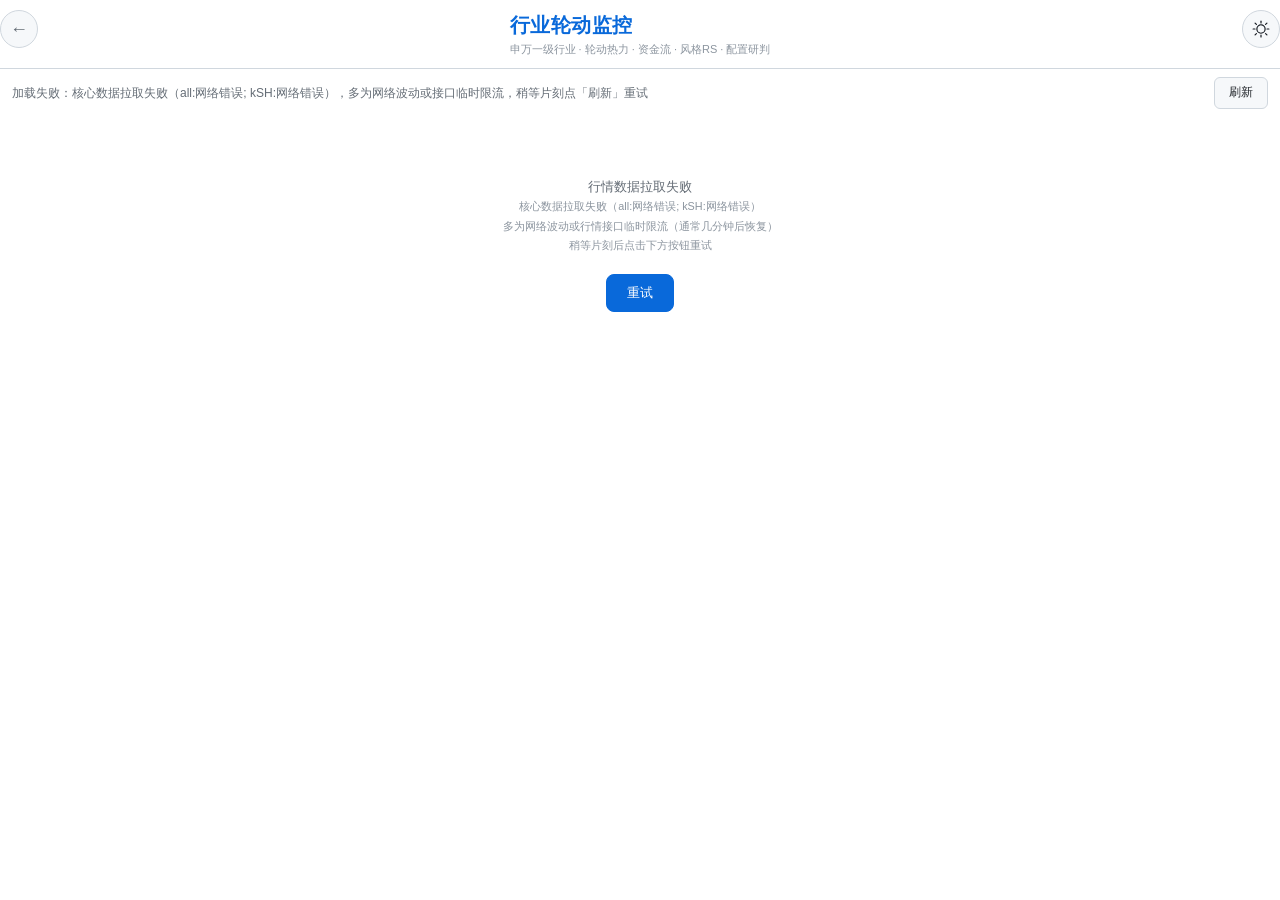
<file: rotation.html>
<!DOCTYPE html>
<html lang="zh-CN">
<head>
<meta charset="UTF-8">
<meta name="viewport" content="width=device-width,initial-scale=1,maximum-scale=1,user-scalable=no">
<title>行业轮动监控</title>
<style>
/* ========== 主题（与 roe/moat/risk/macro/lockup/trend 一致） ========== */
:root {
  --bg:#0d1117; --card:#161b22; --border:#30363d; --text:#c9d1d9; --text2:#8b949e; --text3:#6e7681;
  --blue:#58a6ff; --green:#3fb950; --red:#f85149; --yellow:#d29922; --orange:#db6d28;
  --bar-up:#f85149; --bar-dn:#3fb950;
  --heat-up:240,71,92; --heat-dn:23,185,138;
  --font:-apple-system,BlinkMacSystemFont,"Segoe UI",Helvetica,Arial,sans-serif;
  --radius:8px;
}
:root.light {
  --bg:#ffffff; --card:#f6f8fa; --border:#d0d7de; --text:#1f2328; --text2:#656d76; --text3:#8c959f;
  --blue:#0969da; --green:#1a7f37; --red:#cf222e; --yellow:#9a6700; --orange:#bc4c00;
  --bar-up:#cf222e; --bar-dn:#1a7f37;
  --heat-up:207,34,46; --heat-dn:26,127,55;
}
* { margin:0; padding:0; box-sizing:border-box; }
html,body { height:100%; }
body { background:var(--bg); color:var(--text); font-family:var(--font); font-size:15px; line-height:1.5; -webkit-font-smoothing:antialiased; display:flex; flex-direction:column; overflow:hidden; }

.topbar { display:flex; align-items:center; justify-content:center; position:relative; padding:10px 12px; flex:none; border-bottom:1px solid var(--border); }
.topbar .back-btn { position:absolute; left:0; top:10px; width:38px; height:38px; border-radius:50%; border:1px solid var(--border); background:var(--card); color:var(--text2); cursor:pointer; font-size:18px; display:flex; align-items:center; justify-content:center; transition:all .2s; text-decoration:none; }
.topbar .back-btn:hover { border-color:var(--blue); color:var(--blue); }
.topbar h1 { font-size:20px; font-weight:600; color:var(--blue); letter-spacing:.5px; }
.topbar .sub { font-size:11px; color:var(--text3); text-align:center; margin-top:1px; }
.theme-toggle {
  position:absolute; right:0; top:10px;
  width:38px; height:38px; border-radius:50%; border:1px solid var(--border);
  background:var(--card); color:var(--text2); cursor:pointer; font-size:17px;
  display:flex; align-items:center; justify-content:center; transition:all .2s;
}
.theme-toggle:hover { border-color:var(--blue); color:var(--blue); }
.theme-icon { display:inline-block; vertical-align:middle; width:18px; height:18px; }
.theme-icon svg { width:100%; height:100%; }

/* 状态条 */
.bar { display:flex; align-items:center; flex:none; padding:8px 12px; }
.bar .info { flex:1; min-width:0; font-size:12px; color:var(--text2); overflow:hidden; text-overflow:ellipsis; white-space:nowrap; }
.bar .info .fresh { color:var(--green); }
.bar .info .live { color:var(--orange); }
.bar .info .stale { color:var(--yellow); }
.bar .info .err { color:var(--red); }
.bar button { height:32px; padding:0 14px; border-radius:6px; border:1px solid var(--border); background:var(--card); color:var(--text); font-size:12px; cursor:pointer; flex:none; margin-left:8px; }
.bar button:active { border-color:var(--blue); color:var(--blue); }

/* 主滚动区 */
.content { flex:1; min-height:0; overflow-y:auto; -webkit-overflow-scrolling:touch; padding-bottom:24px; }

.card { background:var(--card); border:1px solid var(--border); border-radius:var(--radius); margin:10px 12px; padding:14px; }
.card .sec-tag { font-size:10px; color:var(--text3); letter-spacing:1px; margin-bottom:4px; }
.card h2 { font-size:15px; font-weight:600; color:var(--text); margin-bottom:2px; }
.card .sec-note { font-size:12px; color:var(--text2); line-height:1.7; margin-top:10px; }
.card .src { font-size:11px; color:var(--text3); margin-top:10px; padding-top:8px; border-top:1px dashed var(--border); }

/* 摘要卡 */
.sum-concl { font-size:14px; line-height:1.8; color:var(--text); margin-top:8px; }
.sum-concl b { color:var(--blue); }
.up { color:var(--bar-up); } .dn { color:var(--bar-dn); } .flat { color:var(--text2); }

/* 图表通用 */
.fig-title { font-size:13px; font-weight:600; color:var(--text); margin:12px 0 8px; }
.fig-sub { font-size:11px; color:var(--text3); margin:-6px 0 8px; }

/* 指数概览 grid */
.idx-grid { display:grid; grid-template-columns:repeat(3,1fr); margin-right:-4px; }
@media(max-width:560px){ .idx-grid { grid-template-columns:repeat(2,1fr); } }
.idx-cell { border:1px solid var(--border); border-radius:6px; padding:8px 10px; margin:0 4px 8px 0; }
.idx-cell .nm { font-size:11px; color:var(--text2); white-space:nowrap; overflow:hidden; text-overflow:ellipsis; }
.idx-cell .vl { font-size:16px; font-weight:600; color:var(--text); margin:2px 0 1px; font-variant-numeric:tabular-nums; }
.idx-cell .ch { font-size:11px; display:flex; justify-content:space-between; }
.idx-cell .amt { color:var(--text3); font-size:10px; font-variant-numeric:tabular-nums; }

/* 轮动热力图：8涨+8跌合并，红→绿渐变 */
.heat-grid { display:grid; grid-template-columns:repeat(4,1fr); margin-right:-6px; }
@media(max-width:720px){ .heat-grid { grid-template-columns:repeat(2,1fr); } }
.hcell { border-radius:8px; padding:9px 10px 8px; min-height:104px; display:flex; flex-direction:column; position:relative; border:1px solid var(--border); margin:0 6px 6px 0; overflow:hidden; }
.hcell .nm { font-size:12px; font-weight:600; color:var(--text); white-space:nowrap; overflow:hidden; text-overflow:ellipsis; }
.hcell .chg { margin-top:auto; font-size:21px; font-weight:600; line-height:1.15; font-variant-numeric:tabular-nums; }
.hcell .fl { font-size:10px; color:var(--text2); margin-top:2px; display:flex; justify-content:space-between; white-space:nowrap; }
.hcell .fl5 { font-size:10px; color:var(--text2); margin-top:1px; display:flex; justify-content:space-between; white-space:nowrap; }
.hcell .fl5 .k { color:var(--text3); }
.hcell .bar { height:2px; border-radius:2px; margin-top:5px; background:var(--bg); }
.hcell .bar i { display:block; height:100%; border-radius:2px; }
.legend { display:flex; align-items:center; margin-top:10px; font-size:10px; color:var(--text3); }
.legend .sw { display:flex; }
.legend .sw i { width:14px; height:8px; border-radius:2px; display:block; }
.restline { margin-top:9px; font-size:10.5px; color:var(--text2); line-height:1.9; }
.restline b { color:var(--text2); font-weight:600; }

/* 资金流双向条（申万一级） */
.frow { display:flex; align-items:center; margin-bottom:4px; }
.frow .fn { width:76px; flex:none; font-size:11px; color:var(--text2); white-space:nowrap; overflow:hidden; text-overflow:ellipsis; }
.ftrack { position:relative; flex:1; min-width:0; height:15px; background:var(--bg); border-radius:3px; border:1px solid var(--border); overflow:hidden; }
.ftrack .mid { position:absolute; left:50%; top:0; bottom:0; width:1px; background:var(--text3); }
.fbar { position:absolute; top:2px; bottom:2px; border-radius:2px; }
.fbar.p { left:50%; background:var(--bar-up); opacity:.85; }
.fbar.n { right:50%; background:var(--bar-dn); opacity:.85; }
.frow .fv { width:68px; flex:none; font-size:11px; text-align:right; font-variant-numeric:tabular-nums; }
.fscale { display:flex; font-size:9px; color:var(--text3); margin-top:3px; }
.fscale span { width:76px; }
.fscale .sc { flex:1; display:flex; justify-content:space-between; }

/* 风格 RS */
.st-grid { display:grid; grid-template-columns:1fr 1fr; margin-right:-6px; }
@media(max-width:720px){ .st-grid { grid-template-columns:1fr; } }
.st-card { border:1px solid var(--border); border-radius:8px; padding:10px 11px; margin:0 6px 6px 0; background:var(--bg); }
.st-card .hd { font-size:11.5px; color:var(--text); font-weight:600; margin-bottom:6px; }
.st-card .hd small { color:var(--text3); font-weight:400; font-size:10px; }
.st-row { display:flex; justify-content:space-between; font-size:11px; padding:3px 0; border-bottom:1px dashed var(--border); }
.st-row:last-child { border-bottom:none; }
.st-row .k { color:var(--text3); }
.st-row .v { font-variant-numeric:tabular-nums; font-weight:600; }
.st-bar { position:relative; height:12px; margin:5px 0 4px; }
.st-bar .mid { position:absolute; left:50%; top:0; bottom:0; width:1px; background:var(--text3); }
.st-bar .b { position:absolute; top:1px; bottom:1px; border-radius:2px; }
.st-bar .b-pos { left:50%; background:var(--bar-up); }
.st-bar .b-neg { right:50%; background:var(--bar-dn); }
.st-verdict { font-size:10.5px; color:var(--text2); line-height:1.6; }

/* 配置研判 */
.call { border:1px solid var(--border); border-radius:10px; padding:12px 13px 11px; margin-bottom:10px; background:var(--card); position:relative; overflow:hidden; }
.call.ow { border-color:rgba(240,71,92,.35); }
.call.ow2 { border-color:rgba(210,153,34,.4); }
.call.uw { border-color:rgba(63,185,80,.35); }
.call .c-top { display:flex; align-items:center; margin-bottom:7px; }
.call .tag { font-size:9.5px; font-weight:600; letter-spacing:.1em; border-radius:4px; padding:2px 7px; }
.call.ow .tag { background:rgba(240,71,92,.14); color:var(--red); border:1px solid rgba(240,71,92,.3); }
.call.ow2 .tag { background:rgba(210,153,34,.12); color:var(--yellow); border:1px solid rgba(210,153,34,.3); }
.call.uw .tag { background:rgba(63,185,80,.12); color:var(--green); border:1px solid rgba(63,185,80,.3); }
.call .no { margin-left:auto; font-size:10px; color:var(--text3); font-weight:600; }
.call h3 { font-size:13.5px; font-weight:600; line-height:1.45; margin-bottom:6px; color:var(--text); }
.call p { font-size:11.5px; color:var(--text2); line-height:1.78; }
.call p b { color:var(--text); font-weight:600; }
.chips { display:flex; flex-wrap:wrap; margin-top:8px; }
.chips .lb { font-size:9.5px; color:var(--text3); padding:2px 2px 2px 0; }
.chip { font-size:9.5px; border-radius:4px; padding:2px 6px; margin:0 4px 2px 0; background:var(--bg); border:1px solid var(--border); color:var(--text2); }
.chip.r { border-color:rgba(240,71,92,.25); color:var(--red); }

/* 页脚 */
.footer { margin:4px 16px 20px; font-size:11px; color:var(--text3); line-height:1.8; background:var(--card); border:1px solid var(--border); border-radius:var(--radius); padding:12px 14px; }
.footer b { color:var(--text2); }

/* 加载/错误 */
.loading { text-align:center; padding:60px 20px; color:var(--text2); font-size:13px; }
.loading .spin { display:inline-block; width:26px; height:26px; border:3px solid var(--border); border-top-color:var(--blue); border-radius:50%; margin-bottom:12px; }
</style>
<link rel="stylesheet" href="assets/css/common.css?v=6.0.0">
<script src="assets/js/common.js?v=6.0.3"></script>
</head>
<body>
  <div class="topbar">
    <a href="PB_PE_ROE_calc.html?tab=note" class="back-btn" title="返回">&larr;</a>
    <button class="theme-toggle" id="themeToggle" onclick="toggleTheme()" title="切换深色模式"><span id="themeIcon" class="theme-icon"></span></button>
    <div>
      <h1>行业轮动监控</h1>
      <div class="sub">申万一级行业 · 轮动热力 · 资金流 · 风格RS · 配置研判</div>
    </div>
  </div>
  <div class="bar">
    <div class="info" id="info">正在加载行业与资金数据...</div>
    <button onclick="manualRefresh()">刷新</button>
  </div>
  <div class="content" id="content">
    <div class="loading"><div><div class="spin"></div><div>正在从东方财富接口获取数据，一次成形，约 1~3 秒...</div></div></div>
    <div class="footer" id="footer" style="display:none;">
      <b>口径说明</b>：行业口径为<b>申万一级行业（31 个）</b>，板块代码内置（东财行情体系映射）；行情与资金数据由<b>指数与行业一次请求</b>成形，上证日 K 线仅用于判定基准交易日。轮动热力图取当日<b>涨幅前 8 与跌幅前 8 合并</b>、按涨跌幅降序排列（左上最强红 → 右下最深绿），色块含当日涨跌幅、5 日累计、主力净额与成分股涨跌家数；资金流监控为申万一级行业主力净流入 / 净流出 TOP10（主力净额＝成分股超大单＋大单合计，不等于北向或全市场资金）；风格 RS 为配对指数涨跌幅之差（前项减后项，正值＝前项占优），含当日 / 5 日 / 10 日三周期。基准日规则：交易日盘中为实时快照（未收盘会在页面注明），收盘后为当日收盘数据，非交易日自动取最近一个交易日收盘数据。<br>
      <b>免责声明</b>：以上内容基于公开数据计算，仅供参考，不构成投资建议。市场有风险，投资需谨慎。数据可能存在延迟，以交易所官方发布为准。
    </div>
  </div>
<script>
/* ========== 环境检测（与主 HTML 一致，数据走 JSONP，双端同路径） ========== */
var _isAndroidApp = (function(){
  try {
    if (typeof window.JSInterface !== 'undefined') return true;
    if (navigator.userAgent.indexOf('StockValuation') >= 0) return true;
    if (localStorage.getItem('_android_app') === '1') return true;
  } catch(e) {}
  return false;
})();

/* ========== 主题切换（与 roe.html / trend.html 一致） ========== */
function _themeIconSVG(isDark) {
  var fg = isDark ? '#ffffff' : '#161b22';
  var fill = isDark ? '#ffffff' : '#f6f8fa';
  return '<svg viewBox="0 0 24 24" fill="none" xmlns="http://www.w3.org/2000/svg">' +
    '<line x1="12" y1="1.5" x2="12" y2="4" stroke="' + fg + '" stroke-width="1.6" stroke-linecap="round"/>' +
    '<line x1="12" y1="20" x2="12" y2="22.5" stroke="' + fg + '" stroke-width="1.6" stroke-linecap="round"/>' +
    '<line x1="1.5" y1="12" x2="4" y2="12" stroke="' + fg + '" stroke-width="1.6" stroke-linecap="round"/>' +
    '<line x1="20" y1="12" x2="22.5" y2="12" stroke="' + fg + '" stroke-width="1.6" stroke-linecap="round"/>' +
    '<line x1="4.1" y1="4.1" x2="5.9" y2="5.9" stroke="' + fg + '" stroke-width="1.6" stroke-linecap="round"/>' +
    '<line x1="18.1" y1="18.1" x2="19.9" y2="19.9" stroke="' + fg + '" stroke-width="1.6" stroke-linecap="round"/>' +
    '<line x1="4.1" y1="19.9" x2="5.9" y2="18.1" stroke="' + fg + '" stroke-width="1.6" stroke-linecap="round"/>' +
    '<line x1="18.1" y1="5.9" x2="19.9" y2="4.1" stroke="' + fg + '" stroke-width="1.6" stroke-linecap="round"/>' +
    '<circle cx="12" cy="12" r="5.5" stroke="' + fg + '" stroke-width="1.6" fill="none"/>' +
    '<path d="M10.5 7.2a5.5 5.5 0 0 1 0 9.6a4.2 4.2 0 0 0 0-9.6z" fill="' + fill + '"/>' +
    '</svg>';
}
function _updateThemeIcon() {
  var isLight = document.documentElement.classList.contains('light');
  var el = document.getElementById('themeIcon');
  if (el) el.innerHTML = _themeIconSVG(!isLight);
  var btn = document.getElementById('themeToggle');
  if (btn) btn.title = isLight ? '切换深色模式' : '切换浅色模式';
}
function toggleTheme() {
  var root = document.documentElement;
  root.classList.toggle('light');
  var isLight = root.classList.contains('light');
  _updateThemeIcon();
  try { localStorage.setItem('pb_calc_theme', isLight ? 'light' : 'dark'); } catch (e) {}
}
(function initTheme(){
  try {
    var t = localStorage.getItem('pb_calc_theme');
    if (t === 'light') { document.documentElement.classList.add('light'); }
    else if (t === 'dark') { document.documentElement.classList.remove('light'); }
    else if (window.matchMedia && window.matchMedia('(prefers-color-scheme: light)').matches) { document.documentElement.classList.add('light'); }
  } catch(e) {}
  _updateThemeIcon();
})();

/* ========== IndexedDB 简易封装（照 trend.html 模式） ========== */
var IDB_NAME = 'pb_calc_rotation';
var IDB_STORE = 'rotation';
var CACHE_KEY = 'snapshot';
function idb() {
  return new Promise(function(res, rej) {
    var r = indexedDB.open(IDB_NAME, 1);
    r.onupgradeneeded = function() { r.result.createObjectStore(IDB_STORE); };
    r.onsuccess = function() { res(r.result); };
    r.onerror = function() { rej(r.error); };
  });
}
var _noDb = /[?&]_nodb=1/.test(location.search);
function cacheGet() {
  if (_noDb) return Promise.resolve(null);
  return idb().then(function(db) {
    return new Promise(function(res) {
      try {
        var tx = db.transaction(IDB_STORE, 'readonly');
        var rq = tx.objectStore(IDB_STORE).get(CACHE_KEY);
        rq.onsuccess = function() { res(rq.result || null); };
        rq.onerror = function() { res(null); };
      } catch(e) { res(null); }
    });
  }).catch(function() { return null; });
}
function cachePut(data) {
  if (_noDb) return Promise.resolve(false);
  return idb().then(function(db) {
    return new Promise(function(res) {
      try {
        var tx = db.transaction(IDB_STORE, 'readwrite');
        tx.objectStore(IDB_STORE).put({ d: data, ts: Date.now() }, CACHE_KEY);
        tx.oncomplete = function() { res(true); };
        tx.onerror = function() { res(false); };
      } catch(e) { res(false); }
    });
  }).catch(function() { return false; });
}

/* ========== JSONP（script 注入，天然绕过 CORS，老 WebView 兼容） ========== */
var _cbSeq = 0;
function jsonp(url, timeout) {
  return new Promise(function(resolve, reject) {
    var cbName = '_rotCb' + (++_cbSeq) + '_' + Date.now();
    var script = document.createElement('script');
    var done = false;
    var timer = setTimeout(function() {
      if (done) return; done = true; cleanup();
      reject(new Error('请求超时'));
    }, timeout || 15000);
    function cleanup() {
      clearTimeout(timer);
      try { delete window[cbName]; } catch(e) { window[cbName] = undefined; }
      if (script.parentNode) script.parentNode.removeChild(script);
    }
    window[cbName] = function(data) {
      if (done) return; done = true; cleanup();
      if (data && data.data !== undefined) resolve(data.data);
      else resolve(data);
    };
    script.onerror = function() {
      if (done) return; done = true; cleanup();
      reject(new Error('网络错误'));
    };
    script.src = url + (url.indexOf('?') >= 0 ? '&' : '?') + 'cb=' + cbName + '&_t=' + Date.now();
    (document.head || document.getElementsByTagName('head')[0]).appendChild(script);
  });
}
function retry(fn, times, delayMs) {
  return fn().catch(function(err) {
    if (times > 1) {
      return new Promise(function(res) { setTimeout(res, delayMs || 900); })
        .then(function() { return retry(fn, times - 1, (delayMs || 900) * 2); });
    }
    throw err;
  });
}
function delay(ms) { return new Promise(function(res) { setTimeout(res, ms); }); }

/* ========== 数据接口（东方财富，JSONP，仅 2 个请求一次成形） ========== */
/* 申万一级行业 31 个（东财板块代码内置） */
var SW_L1 = [
  ['BK0433','农林牧渔'],['BK1206','基础化工'],['BK0479','钢铁'],['BK0478','有色金属'],
  ['BK1201','电子'],['BK0456','家用电器'],['BK0438','食品饮料'],['BK0436','纺织服饰'],
  ['BK1212','轻工制造'],['BK1216','医药生物'],['BK0427','公用事业'],['BK1210','交通运输'],
  ['BK1202','房地产'],['BK1213','商贸零售'],['BK1214','社会服务'],['BK0539','综合'],
  ['BK1208','建筑材料'],['BK1209','建筑装饰'],['BK1200','电力设备'],['BK1204','国防军工'],
  ['BK1207','计算机'],['BK0486','传媒'],['BK1215','通信'],['BK0475','银行'],
  ['BK1203','非银金融'],['BK1211','汽车'],['BK1205','机械设备'],['BK0728','环保'],
  ['BK1035','美容护理'],['BK0464','石油石化'],['BK1250','煤炭']
];
var IDX_SECS = ['1.000001','0.399001','0.399006','1.000300','1.000016','1.000905','1.000852','1.000922','1.000688'];
function urlAll() {
  /* 一次请求：9 指数 + 31 申万一级行业（f3 当日 / f109 5日 / f160 10日 / f62 主力 / f104 f105 涨跌家数 / f128 领涨股） */
  var secs = IDX_SECS.slice();
  for (var i = 0; i < SW_L1.length; i++) secs.push('90.' + SW_L1[i][0]);
  return 'https://push2.eastmoney.com/api/qt/ulist.np/get?fltt=2&invt=2&secids=' + secs.join(',') +
    '&fields=f2,f3,f6,f12,f14,f62,f104,f105,f109,f160,f128';
}
function urlKline(secid, lmt) {
  return 'https://push2his.eastmoney.com/api/qt/stock/kline/get?secid=' + secid + '&klt=101&fqt=1&lmt=' + lmt + '&end=20500101&fields1=f1,f2,f3,f4,f5,f6&fields2=f51,f53';
}

/* 测试开关：?_stub=1 用本地 mock 冒充网络返回，走完整数据管线（仅沙箱用，生产无影响） */
var _stub = /[?&]_stub=1/.test(location.search);
var _mock = /[?&]_mock=1/.test(location.search);
function stubFor(url) {
  var d = window.__ROT_MOCK || {};
  if (url.indexOf('ulist.np') >= 0) return d.all;
  if (url.indexOf('kline') >= 0) return d.kSH;
  return null;
}
function reqJsonp(url, timeout) {
  if (_stub) {
    var v = stubFor(url);
    if (v === undefined || v === null) return Promise.reject(new Error('stub 未命中'));
    return delay(80 + Math.floor(Math.random() * 200)).then(function() { return v; });
  }
  return jsonp(url, timeout);
}

/* ========== 一次成形数据管线：2 个请求并发，全部完成后一次性渲染 ========== */
var _busy = false;
function fetchAll() {
  if (_busy) return Promise.resolve(null);
  _busy = true;
  function settle(p, key) {
    return p.then(function(v) { return { ok: true, key: key, v: v }; },
      function(e) { return { ok: false, key: key, e: e }; });
  }
  var jobs = [
    settle(retry(function() { return reqJsonp(urlAll(), 12000); }, 2), 'all'),
    settle(retry(function() { return reqJsonp(urlKline('1.000001', 5), 12000); }, 2), 'kSH')
  ];
  return Promise.all(jobs).then(function(results) {
    _busy = false;
    var out = {}, fails = [];
    for (var i = 0; i < results.length; i++) {
      if (results[i].ok) out[results[i].key] = results[i].v;
      else fails.push(results[i].key + ':' + (results[i].e && results[i].e.message || '失败'));
    }
    /* 核心：指数+行业行情。K 线仅定基准日，失败可降级（数据日期显示 --） */
    if (!out.all) throw new Error('核心数据拉取失败（' + fails.join('; ') + '）');
    out._fails = fails;
    return out;
  }).catch(function(e) {
    _busy = false;
    throw e;
  });
}

/* ========== 计算 ========== */
function num(v) { var n = parseFloat(v); return isNaN(n) ? null : n; }
function fmtPct(v, d) { if (v === null || v === undefined) return '--'; return v.toFixed(d === undefined ? 2 : d) + '%'; }
function sgnPct(v, d) { if (v === null || v === undefined) return '--'; return (v > 0 ? '+' : '') + v.toFixed(d === undefined ? 2 : d) + '%'; }
function fmtYi(v) { if (v === null || v === undefined) return '--'; return (v / 1e8).toFixed(1); }
function sgnYi(v) { if (v === null || v === undefined) return '--'; return (v > 0 ? '+' : '') + (v / 1e8).toFixed(1) + '亿'; }
function sgnCls(v) { if (v === null || v === undefined) return 'flat'; return v > 0 ? 'up' : (v < 0 ? 'dn' : 'flat'); }
function esc(s) { return String(s === undefined || s === null ? '' : s).replace(/&/g, '&amp;').replace(/</g, '&lt;').replace(/>/g, '&gt;'); }
function parseKlines(klines) {
  var out = [];
  if (!klines) return out;
  for (var i = 0; i < klines.length; i++) {
    var p = klines[i].split(',');
    if (p.length < 2) continue;
    out.push({ d: p[0], c: num(p[1]) });
  }
  return out;
}

function compute(d) {
  var m = {};
  /* --- 指数与一级行业（单次 ulist 混合返回） --- */
  m.idx = [];
  m.sectors = [];
  var diff = (d.all && d.all.diff) || [];
  for (var i = 0; i < diff.length; i++) {
    var code = String(diff[i].f12 || '');
    if (code.indexOf('BK') === 0) {
      /* 申万一级行业板块（名称取内置白名单，统一口径，规避东财"银行Ⅱ/煤炭开采"等展示名差异） */
      var nm = '';
      for (var j = 0; j < SW_L1.length; j++) if (SW_L1[j][0] === code) { nm = SW_L1[j][1]; break; }
      m.sectors.push({ code: code, name: nm || diff[i].f14, chg: num(diff[i].f3), chg5: num(diff[i].f109), chg10: num(diff[i].f160), main: num(diff[i].f62), up: num(diff[i].f104) || 0, dn: num(diff[i].f105) || 0, lead: diff[i].f128 || '' });
    } else {
      m.idx.push({ code: code, name: diff[i].f14, price: num(diff[i].f2), chg: num(diff[i].f3), chg5: num(diff[i].f109), chg10: num(diff[i].f160), amt: num(diff[i].f6), main: num(diff[i].f62) });
    }
  }
  m.totalAmt = 0;
  for (var i = 0; i < m.idx.length; i++) {
    if (m.idx[i].code === '000001' || m.idx[i].code === '399001') m.totalAmt += (m.idx[i].amt || 0);
  }
  function idxOf(code) {
    for (var i = 0; i < m.idx.length; i++) if (m.idx[i].code === code) return m.idx[i];
    return null;
  }
  m.idxOf = idxOf;

  /* --- 基准日（上证K线最后一根；K线缺失时显示 --） --- */
  var kSH = parseKlines(d.kSH && d.kSH.klines);
  m.dataDate = kSH.length ? kSH[kSH.length - 1].d : '--';
  var todayStr = (function() {
    var dt = new Date();
    var mm = dt.getMonth() + 1, dd = dt.getDate();
    return dt.getFullYear() + '-' + (mm < 10 ? '0' + mm : mm) + '-' + (dd < 10 ? '0' + dd : dd);
  })();
  var hm = (function() {
    var dt = new Date();
    return dt.getHours() * 60 + dt.getMinutes();
  })();
  if (m.dataDate === todayStr) {
    if (hm < 15 * 60) { m.mktStatus = '盘中 · 实时快照'; m.mktLive = true; m.liveNote = '当日尚未收盘，数据为盘中实时快照，收盘后数值会变化'; }
    else { m.mktStatus = '已收盘'; m.mktLive = false; }
  } else if (m.dataDate !== '--') {
    m.mktStatus = '非交易日 · 最近交易日收盘数据'; m.mktLive = false;
    m.liveNote = '今日为非交易日，显示最近交易日（' + m.dataDate + '）收盘数据';
  } else {
    m.mktStatus = '基准日未知（K线缺失）'; m.mktLive = false;
  }

  /* --- 轮动热力图：涨幅前 8 + 跌幅前 8 合并，整体降序（红→绿渐变） --- */
  var sorted = m.sectors.slice().sort(function(a, b) { return (b.chg || 0) - (a.chg || 0); });
  m.heat = sorted.slice(0, 8).concat(sorted.slice(-8));
  m.heatMax = 0;
  for (var i = 0; i < m.heat.length; i++) {
    var a = Math.abs(m.heat[i].chg || 0);
    if (a > m.heatMax) m.heatMax = a;
  }
  m.rest = sorted.slice(8, -8); /* 第 9~23 名（中间 15 个） */

  /* --- 资金流排行（申万一级） --- */
  var byMain = m.sectors.slice().sort(function(a, b) { return (b.main || 0) - (a.main || 0); });
  m.flowIn = byMain.slice(0, 10);
  m.flowOut = byMain.slice(-10).reverse();
  m.flowMax = 0;
  for (var i = 0; i < m.flowIn.length; i++) if (Math.abs(m.flowIn[i].main || 0) > m.flowMax) m.flowMax = Math.abs(m.flowIn[i].main);
  for (var i = 0; i < m.flowOut.length; i++) if (Math.abs(m.flowOut[i].main || 0) > m.flowMax) m.flowMax = Math.abs(m.flowOut[i].main);
  var in5 = 0, out5 = 0;
  for (var i = 0; i < Math.min(5, byMain.length); i++) in5 += (byMain[i].main || 0);
  for (var i = Math.max(0, byMain.length - 5); i < byMain.length; i++) out5 += (byMain[i].main || 0);
  m.in5 = in5; m.out5 = out5;
  m.concentration = (in5 !== 0 && out5 !== 0) ? Math.abs(out5 / in5) : null;

  /* --- 风格 RS（当日 / 5 日 / 10 日，全部来自 ulist 字段） --- */
  var pairs = [
    { a: '大盘价值', ac: '000016', an: '上证50', b: '小盘成长', bc: '399006', bn: '创业板指', readA: '防御/权重', readB: '进攻/成长' },
    { a: '红利', ac: '000922', an: '中证红利', b: '科技成长', bc: '000688', bn: '科创50', readA: '高股息防御', readB: '高波动进攻' },
    { a: '大盘', ac: '000300', an: '沪深300', b: '中盘', bc: '000905', bn: '中证500', readA: '核心资产', readB: '中盘弹性' },
    { a: '核心资产', ac: '000300', an: '沪深300', b: '小微盘', bc: '000852', bn: '中证1000', readA: '机构重仓', readB: '游资题材' }
  ];
  m.style = [];
  for (var i = 0; i < pairs.length; i++) {
    var pr = pairs[i];
    var A = idxOf(pr.ac), B = idxOf(pr.bc);
    var av = A ? A.chg : null, bv = B ? B.chg : null;
    var rs0 = (av !== null && bv !== null) ? av - bv : null;
    var rs5 = (A && A.chg5 !== null && B && B.chg5 !== null) ? A.chg5 - B.chg5 : null;
    var rs10 = (A && A.chg10 !== null && B && B.chg10 !== null) ? A.chg10 - B.chg10 : null;
    var dirs = [rs0, rs5, rs10];
    var posCnt = 0, negCnt = 0, valid = 0;
    for (var jj = 0; jj < 3; jj++) {
      if (dirs[jj] === null) continue;
      valid++;
      if (dirs[jj] > 0) posCnt++; else if (dirs[jj] < 0) negCnt++;
    }
    var verdict = '';
    if (valid === 0) verdict = '数据缺失';
    else if (posCnt === valid) verdict = pr.a + '全面占优';
    else if (negCnt === valid) verdict = pr.b + '全面占优';
    else if (rs0 !== null && rs5 !== null && ((rs0 > 0) !== (rs5 > 0))) verdict = '当日与 5 日反向，疑似切换信号';
    else verdict = '多空分歧，无一致方向';
    m.style.push({ a: pr.a, ai: pr.an, av: av, b: pr.b, bi: pr.bn, bv: bv, rs0: rs0, rs5: rs5, rs10: rs10, readA: pr.readA, readB: pr.readB, verdict: verdict });
  }
  m.divChg = idxOf('000922') ? idxOf('000922').chg : null;
  m.kcChg = idxOf('000688') ? idxOf('000688').chg : null;

  return m;
}

/* ========== 渲染 ========== */
function setStatus(msg, cls) {
  var el = document.getElementById('info');
  el.innerHTML = msg;
  el.className = 'info' + (cls ? ' ' + cls : '');
}
function timeStr(ts) {
  var dt = ts ? new Date(ts) : new Date();
  var hh = dt.getHours(), mm = dt.getMinutes(), ss = dt.getSeconds();
  return (hh < 10 ? '0' + hh : hh) + ':' + (mm < 10 ? '0' + mm : mm) + ':' + (ss < 10 ? '0' + ss : ss);
}

function renderIdx(m) {
  var html = '<div class="idx-grid">';
  for (var i = 0; i < m.idx.length; i++) {
    var d = m.idx[i];
    html += '<div class="idx-cell"><div class="nm">' + esc(d.name) + '</div>' +
      '<div class="vl">' + (d.price === null ? '--' : d.price.toFixed(2)) + '</div>' +
      '<div class="ch"><span class="' + sgnCls(d.chg) + '">' + sgnPct(d.chg) + '</span>' +
      '<span class="amt">' + (d.amt ? fmtYi(d.amt) + '亿' : '') + '</span></div></div>';
  }
  html += '</div>';
  if (m.totalAmt) {
    html += '<div class="sec-note" style="margin-top:2px;">沪深两市合计成交 <b>' + (m.totalAmt / 1e12).toFixed(2) + ' 万亿</b>（' + (m.mktLive ? '盘中实时口径，收盘前会继续累积' : '收盘口径') + '）。</div>';
  }
  return html;
}

function renderHeat(m) {
  if (!m.heat.length) return '<div class="sec-note">行业行情数据缺失。</div>';
  var html = '<div class="heat-grid">';
  var isLight = document.documentElement.classList.contains('light');
  var heatUp = isLight ? '207,34,46' : '240,71,92';
  var heatDn = isLight ? '26,127,55' : '23,185,138';
  for (var i = 0; i < m.heat.length; i++) {
    var s = m.heat[i];
    var r = m.heatMax ? Math.min(Math.abs(s.chg || 0) / m.heatMax, 1) : 0;
    var a = 0.05 + 0.30 * r;
    var rgb = (s.chg || 0) >= 0 ? heatUp : heatDn;
    var strong = Math.abs(s.chg || 0) >= m.heatMax * 0.66;
    html += '<div class="hcell" style="background:rgba(' + rgb + ',' + a.toFixed(3) + ');' + (strong ? 'border-color:rgba(' + rgb + ',.45);' : '') + '">' +
      '<div class="nm">' + esc(s.name) + '</div>' +
      '<div class="chg ' + sgnCls(s.chg) + '">' + sgnPct(s.chg) + '</div>' +
      '<div class="fl"><span class="' + sgnCls(s.main) + '">' + sgnYi(s.main) + '</span><span>' + s.up + '涨/' + s.dn + '跌</span></div>' +
      '<div class="fl5"><span class="k">5日</span><span class="' + sgnCls(s.chg5) + '">' + sgnPct(s.chg5, 1) + '</span></div>' +
      '<div class="bar"><i style="width:' + Math.round(r * 100) + '%;background:' + ((s.chg || 0) >= 0 ? 'var(--bar-up)' : 'var(--bar-dn)') + ';"></i></div></div>';
  }
  html += '</div>';
  html += '<div class="legend"><span>跌</span><span class="sw">' +
    '<i style="background:rgba(' + heatDn + ',.9);"></i><i style="background:rgba(' + heatDn + ',.55);"></i><i style="background:rgba(' + heatDn + ',.22);"></i>' +
    '<i style="background:var(--card);border:1px solid var(--border);"></i>' +
    '<i style="background:rgba(' + heatUp + ',.22);"></i><i style="background:rgba(' + heatUp + ',.55);"></i><i style="background:rgba(' + heatUp + ',.9);"></i>' +
    '</span><span>涨</span><span style="margin-left:auto;">涨幅前8 + 跌幅前8 · 色深 = 幅度大</span></div>';
  if (m.rest.length) {
    html += '<div class="restline"><b>其余 ' + m.rest.length + ' 个一级行业（当日）：</b>';
    for (var i = 0; i < m.rest.length; i++) {
      html += '<span class="' + sgnCls(m.rest[i].chg) + '">' + esc(m.rest[i].name) + ' ' + sgnPct(m.rest[i].chg, 1) + '</span>';
      if (i < m.rest.length - 1) html += ' · ';
    }
    html += '</div>';
  }
  return html;
}

function renderFlow(m) {
  if (!m.flowIn.length && !m.flowOut.length) return '<div class="sec-note">主力资金数据缺失。</div>';
  var html = '';
  var wPct = function(v) { return m.flowMax ? Math.min(Math.abs(v) / m.flowMax * 50, 50) : 0; };
  if (m.flowIn.length) {
    html += '<div class="fig-title">主力净流入 TOP10</div>';
    for (var i = 0; i < m.flowIn.length; i++) {
      var s = m.flowIn[i];
      html += '<div class="frow"><div class="fn">' + esc(s.name) + '</div>' +
        '<div class="ftrack"><div class="mid"></div><div class="fbar p" style="width:' + wPct(s.main).toFixed(2) + '%;"></div></div>' +
        '<div class="fv up">+' + fmtYi(s.main) + '亿</div></div>';
    }
  }
  if (m.flowOut.length) {
    html += '<div class="fig-title" style="margin-top:12px;">主力净流出 TOP10</div>';
    for (var i = 0; i < m.flowOut.length; i++) {
      var s = m.flowOut[i];
      html += '<div class="frow"><div class="fn">' + esc(s.name) + '</div>' +
        '<div class="ftrack"><div class="mid"></div><div class="fbar n" style="width:' + wPct(s.main).toFixed(2) + '%;"></div></div>' +
        '<div class="fv dn">' + fmtYi(s.main) + '亿</div></div>';
    }
    html += '<div class="fscale"><span></span><div class="sc"><span>-' + fmtYi(m.flowMax) + '亿</span><span>0</span><span>+' + fmtYi(m.flowMax) + '亿</span></div></div>';
  }
  var conc = m.concentration;
  var concTxt = conc === null ? '--' : conc.toFixed(1) + ' : 1';
  html += '<div class="sec-note">口径：申万一级行业（31 个）。净流入前五合计 <b class="up">+' + fmtYi(m.in5) + '亿</b>，净流出前五合计 <b class="dn">' + fmtYi(m.out5) + '亿</b>' +
    (conc === null ? '' : '，流出 / 流入集中度 <b>' + concTxt + '</b>' +
      (conc > 2 ? '——资金撤出方向远比承接方向集中，典型退潮特征。' : (conc < 0.7 ? '——流入端更集中，主线吸纳特征明显。' : '——两侧力量相对均衡。'))) + '</div>';
  return html;
}

function renderStyle(m) {
  var html = '<div class="st-grid">';
  var maxRs = 0;
  for (var i = 0; i < m.style.length; i++) {
    var rs = m.style[i].rs0;
    if (rs !== null && Math.abs(rs) > maxRs) maxRs = Math.abs(rs);
  }
  if (!maxRs) maxRs = 1;
  for (var i = 0; i < m.style.length; i++) {
    var st = m.style[i];
    var w = st.rs0 === null ? 0 : Math.min(Math.abs(st.rs0) / maxRs * 50, 50);
    var rsTxt = function(v) { return v === null ? '--' : (v > 0 ? '+' : '') + v.toFixed(2) + ' pp'; };
    html += '<div class="st-card">' +
      '<div class="hd">' + esc(st.a) + ' <small>(' + esc(st.readA) + ')</small> <small>↔</small> ' + esc(st.b) + ' <small>(' + esc(st.readB) + ')</small></div>' +
      '<div class="st-bar"><div class="mid"></div>' +
      (st.rs0 !== null && st.rs0 > 0 ? '<div class="b b-pos" style="width:' + w.toFixed(1) + '%;"></div>' : '') +
      (st.rs0 !== null && st.rs0 < 0 ? '<div class="b b-neg" style="width:' + w.toFixed(1) + '%;"></div>' : '') +
      '</div>' +
      '<div class="st-row"><span class="k">当日 ' + esc(st.ai) + ' ' + sgnPct(st.av) + ' / ' + esc(st.bi) + ' ' + sgnPct(st.bv) + '</span><span class="v ' + sgnCls(st.rs0) + '">' + rsTxt(st.rs0) + '</span></div>' +
      '<div class="st-row"><span class="k">5 日 RS</span><span class="v ' + sgnCls(st.rs5) + '">' + rsTxt(st.rs5) + '</span></div>' +
      '<div class="st-row"><span class="k">10 日 RS</span><span class="v ' + sgnCls(st.rs10) + '">' + rsTxt(st.rs10) + '</span></div>' +
      '<div class="st-verdict">' + esc(st.verdict) + '（RS 为前项减后项涨跌幅之差，正值＝前项占优）</div>' +
      '</div>';
  }
  html += '</div>';
  return html;
}

/* ========== 配置研判（规则引擎，数据驱动生成，申万一级口径） ========== */
function renderCalls(m) {
  var calls = [];
  var divLead = (m.divChg !== null && m.kcChg !== null) ? (m.divChg - m.kcChg) : null;
  var divWord = divLead === null ? '' : (divLead > 0 ? '红利防御风格占优' : '成长进攻风格占优');
  var byMain = m.sectors.slice().sort(function(a, b) { return (b.main || 0) - (a.main || 0); });
  function mainRank(s) {
    for (var i = 0; i < byMain.length; i++) if (byMain[i].code === s.code) return i + 1;
    return null;
  }
  /* OW：主力净流入居前且当日上涨（量价同向） */
  var ow = [];
  for (var i = 0; i < byMain.length && ow.length < 3; i++) {
    var s = byMain[i];
    if ((s.chg || 0) > 0.3) ow.push(s);
  }
  /* OW2：资金先到、价格未动（左侧） */
  var ow2 = [];
  for (var i = 0; i < byMain.length && ow2.length < 3; i++) {
    var s = byMain[i];
    if (Math.abs(s.chg || 0) <= 0.3 && (s.main || 0) / 1e8 > 1) ow2.push(s);
  }
  /* UW：主力净流出居前且当日下跌 */
  var uw = [];
  for (var i = byMain.length - 1; i >= 0 && uw.length < 3; i--) {
    var s = byMain[i];
    if ((s.chg || 0) < -0.3) uw.push(s);
  }
  function chipsOf(list, cls) {
    var h = '<div class="chips"><span class="lb">' + (cls === 'r' ? '风险' : '驱动') + '</span>';
    for (var i = 0; i < list.length; i++) h += '<span class="chip' + (cls === 'r' ? ' r' : '') + '">' + esc(list[i]) + '</span>';
    return h + '</div>';
  }
  if (ow.length) {
    var s = ow[0];
    var rank = mainRank(s);
    calls.push({
      cls: 'ow', tag: '超配 OW', no: '01',
      h: esc(s.name) + ' · ' + (rank ? '主力净流入第 ' + rank + ' 位（31 个一级行业）' : '主力净流入居前') + '，量价同向',
      p: '当日 <b class="' + sgnCls(s.chg) + '">' + sgnPct(s.chg) + '</b>，主力净流入 <b class="up">+' + fmtYi(s.main) + '亿</b>' +
        (rank ? '（一级行业第 ' + rank + ' 位）' : '') + '，5 日 <b class="' + sgnCls(s.chg5) + '">' + sgnPct(s.chg5, 1) + '</b>，板块内 <b>' + s.up + ' 涨 / ' + s.dn + ' 跌</b>' +
        (s.lead ? '，领涨股 <b>' + esc(s.lead) + '</b>' : '') + '。' +
        (divWord && divLead > 0 && (s.chg || 0) > 1 ? '叠加当日' + divWord + '，属于资金与风格共振方向。' : '资金流入与价格上行同向，是当日最明确的承接主线。') +
        (ow.length > 1 ? ' 同向资金流入方向还包括：' + (function() { var n = []; for (var i = 1; i < ow.length; i++) n.push(esc(ow[i].name) + '（+' + fmtYi(ow[i].main) + '亿 / ' + sgnPct(ow[i].chg) + '）'); return n.join('、'); })() + '。' : ''),
      chips: chipsOf(['主力净流入居前', '当日上涨', s.lead ? '领涨 ' + s.lead : '成分股普涨'], 'd') +
        chipsOf(['单日口径，持续性待确认', '若高开低走则承接失效'], 'r')
    });
  }
  if (ow2.length) {
    var s = ow2[0];
    calls.push({
      cls: 'ow2', tag: '关注 · 左侧', no: '02',
      h: esc(s.name) + ' · 资金先到，价格未动',
      p: '当日涨跌幅仅 <b>' + sgnPct(s.chg) + '</b>（近乎平盘），但主力净流入 <b class="up">+' + fmtYi(s.main) + '亿</b>' +
        '，5 日 <b class="' + sgnCls(s.chg5) + '">' + sgnPct(s.chg5, 1) + '</b>，板块内 ' + s.up + ' 涨 / ' + s.dn + ' 跌。典型的左侧信号——价格未启动而资金已进场' +
        (s.lead ? '，领涨股 <b>' + esc(s.lead) + '</b> 已先行异动' : '') + '。' +
        (ow2.length > 1 ? '同属「价平资金进」的还有：' + (function() { var n = []; for (var i = 1; i < ow2.length; i++) n.push(esc(ow2[i].name) + '（+' + fmtYi(ow2[i].main) + '亿）'); return n.join('、'); })() + '。' : '') +
        '适合放入观察池等待价格确认，而非立即追入。',
      chips: chipsOf(['净流入但涨幅近零', '量价背离（正向）', '等待右侧确认'], 'd') +
        chipsOf(['左侧介入可能横盘损耗', '资金可能一日游'], 'r')
    });
  }
  if (uw.length) {
    var s = uw[0];
    calls.push({
      cls: 'uw', tag: '低配 UW', no: '03',
      h: esc(s.name) + ' · 主力净流出居前，价格同步走弱',
      p: '当日 <b class="' + sgnCls(s.chg) + '">' + sgnPct(s.chg) + '</b>，主力净流出 <b class="dn">' + fmtYi(s.main) + '亿</b>' +
        '，5 日 <b class="' + sgnCls(s.chg5) + '">' + sgnPct(s.chg5, 1) + '</b>，板块内 <b>' + s.dn + ' 跌 / ' + s.up + ' 涨</b>' +
        (s.lead ? '（领涨股 ' + esc(s.lead) + ' 亦属个股行为）' : '') + '。' +
        (uw.length > 1 ? '同向净流出方向：' + (function() { var n = []; for (var i = 1; i < uw.length; i++) n.push(esc(uw[i].name) + '（' + fmtYi(uw[i].main) + '亿 / ' + sgnPct(uw[i].chg) + '）'); return n.join('、'); })() + '。' : '') +
        '价跌量（流出）增的组合意味着筹码仍在派发，抄底需等流出收敛。',
      chips: chipsOf(['净流出居前', '当日下跌', '成分股普跌'], 'r') +
        chipsOf(['超跌反弹博弈窗口'], 'd')
    });
  }
  if (!calls.length) {
    return '<div class="sec-note">当日数据未形成明确的超配 / 关注 / 低配信号（可能为涨跌幅与资金流分歧的震荡市），建议以风格 RS 与热力图为主要参考。</div>';
  }
  var html = '';
  for (var i = 0; i < calls.length; i++) {
    var c = calls[i];
    html += '<div class="call ' + c.cls + '"><div class="c-top"><span class="tag">' + c.tag + '</span><span class="no">' + c.no + '</span></div>' +
      '<h3>' + c.h + '</h3><p>' + c.p + '</p>' + c.chips + '</div>';
  }
  html += '<div class="sec-note" style="font-size:10.5px;color:var(--text3);">以上三条由当日数据规则生成（申万一级口径）：超配＝主力净流入居前且上涨；关注＝净流入居前但涨幅近零（左侧）；低配＝净流出居前且下跌。规则输出为研究视角，非投资建议。</div>';
  return html;
}

function renderSummary(m) {
  var in1 = m.flowIn.length ? m.flowIn[0] : null;
  var out1 = m.flowOut.length ? m.flowOut[0] : null;
  var sh = m.idxOf('000001'), cyb = m.idxOf('399006'), div = m.idxOf('000922');
  var html = '<div class="sum-concl">';
  if (sh) html += '上证 <b>' + sgnPct(sh.chg) + '</b>' + (cyb ? '，创业板指 <b class="' + sgnCls(cyb.chg) + '">' + sgnPct(cyb.chg) + '</b>' : '') +
    (div ? '，中证红利 <b class="' + sgnCls(div.chg) + '">' + sgnPct(div.chg) + '</b>' : '') + '。';
  if (in1) html += '资金主线：净流入 <b class="up">' + esc(in1.name) + '（+' + fmtYi(in1.main) + '亿）</b>';
  if (out1) html += (in1 ? '；' : '') + '净流出 <b class="dn">' + esc(out1.name) + '（' + fmtYi(out1.main) + '亿）</b>';
  if (in1 || out1) html += '。';
  var st1 = m.style.length > 1 ? m.style[1] : null;
  if (st1 && st1.rs0 !== null) {
    html += '风格上<b>' + (st1.rs0 > 0 ? esc(st1.a) + '(' + esc(st1.ai) + ') 占优' : esc(st1.b) + '(' + esc(st1.bi) + ') 占优') + '</b>。';
  }
  html += '</div>';
  if (m.liveNote) {
    html += '<div class="sec-note" style="color:var(--orange);border:1px solid rgba(210,153,34,.35);border-radius:6px;padding:7px 9px;margin-top:8px;"><b>' + m.liveNote + '</b></div>';
  }
  return html;
}

function render(d, ts) {
  var m = compute(d);
  var c = document.getElementById('content');
  var warns = (d._fails && d._fails.length) ? '<div class="sec-note" style="color:var(--yellow);">部分数据缺失：' + esc(d._fails.join('；')) + '，基准交易日可能显示为 --。</div>' : '';
  var html = '' +
    '<div class="card"><div class="sec-tag">SUMMARY</div><h2>一句话结论 · ' + m.dataDate + '</h2>' + renderSummary(m) + warns + '</div>' +

    '<div class="card"><div class="sec-tag">FIG 01</div><h2>大盘概览</h2>' +
    '<div class="fig-sub">9 大指数 · ' + esc(m.mktStatus) + ' · 单位：点 / 亿元</div>' + renderIdx(m) + '</div>' +

    '<div class="card"><div class="sec-tag">FIG 02</div><h2>轮动热力图 · 涨幅前8 + 跌幅前8</h2>' +
    '<div class="fig-sub">申万一级行业 31 个 · 当日涨跌幅两端合并 · 色深 = 幅度大 · ' + esc(m.mktStatus) + '</div>' + renderHeat(m) +
    '<div class="sec-note">行业口径为申万一级行业（31 个，板块代码内置）；色块含当日涨跌幅、主力净额、成分股涨跌家数与 5 日累计涨跌幅。</div></div>' +

    '<div class="card"><div class="sec-tag">FIG 03</div><h2>资金流监控 · 申万一级</h2>' +
    '<div class="fig-sub">主力净流入 / 净流出 TOP10 · 单位：亿元 · 仅一级行业 · ' + esc(m.mktStatus) + '</div>' + renderFlow(m) +
    '<div class="sec-note">主力净额＝成分股超大单＋大单合计；红色＝净流入方向，绿色＝净流出方向；不混入二级 / 三级行业。</div></div>' +

    '<div class="card"><div class="sec-tag">FIG 04</div><h2>风格 RS · 相对强弱</h2>' +
    '<div class="fig-sub">四组风格配对 · 当日 / 5 日 / 10 日三周期校验 · RS 为前项减后项</div>' + renderStyle(m) +
    '<div class="sec-note">三周期同向＝趋势确认；当日与 5 日反向＝疑似风格切换信号。指数对取自同一行情请求的实时 / 收盘数据。</div></div>' +

    '<div class="card"><div class="sec-tag">FIG 05</div><h2>配置研判 · 三条</h2>' +
    '<div class="fig-sub">基于 ' + m.dataDate + ' 数据规则生成 · 申万一级口径 · 研究视角，非投资建议</div>' + renderCalls(m) + '</div>';
  /* 口径说明页脚：渲染前先摘出，重写后追加到内容末尾 */
  var footer = document.getElementById('footer');
  if (footer && footer.parentNode) footer.parentNode.removeChild(footer);
  c.innerHTML = html;
  if (footer) { footer.style.display = 'block'; c.appendChild(footer); }
  /* 状态条 */
  var liveTag = m.mktLive ? ' <span class="live">盘中实时 · 未收盘</span>' : '';
  setStatus('数据日 <b>' + m.dataDate + '</b> · ' + esc(m.mktStatus) + ' · 生成于 ' + timeStr(ts) + liveTag, ts ? 'fresh' : 'stale');
}

/* ========== 主流程：缓存秒开 + 后台一次成形刷新（SWR 思路） ========== */
function boot() {
  if (_mock || _stub) {
    var s = document.createElement('script');
    s.src = 'mock_data.js';
    s.onload = function() {
      if (!window.__ROT_MOCK) { setStatus('MOCK 未定义', 'err'); return; }
      if (_mock) {
        try { render(window.__ROT_MOCK, Date.now()); setStatus('MOCK 数据 · ' + timeStr(Date.now()), 'fresh'); }
        catch (e) { setStatus('RENDER_ERR: ' + (e && e.message) + ' | ' + String(e && e.stack || '').split(String.fromCharCode(10)).slice(0, 2).join(' <- '), 'err'); }
      } else {
        /* _stub=1 走完整数据管线（reqJsonp 用 mock 冒充网络返回） */
        fetchAll().then(function(d) { render(d, Date.now()); }).catch(function(e) { setStatus('STUB_ERR: ' + (e && e.message), 'err'); });
      }
    };
    s.onerror = function() { setStatus('mock 数据加载失败', 'err'); };
    document.head.appendChild(s);
    return;
  }
  cacheGet().then(function(cached) {
    if (cached && cached.d && cached.d.all) {
      render(cached.d, cached.ts);
      setStatus('数据日 <b>' + (compute(cached.d).dataDate) + '</b> · ' + esc(compute(cached.d).mktStatus) + ' · ' + timeStr(cached.ts) + ' · 后台刷新中...', 'stale');
      fetchAll().then(function(d) {
        render(d, Date.now());
        cachePut(d);
      }).catch(function() {
        setStatus('数据日 <b>' + (compute(cached.d).dataDate) + '</b> · 刷新失败，显示缓存', 'stale');
      });
    } else {
      fetchAll().then(function(d) {
        render(d, Date.now());
        cachePut(d);
      }).catch(function(err) {
        setStatus('加载失败：' + (err && err.message ? err.message : '网络异常') + '，多为网络波动或接口临时限流，稍等片刻点「刷新」重试', 'err');
        document.getElementById('content').innerHTML =
          '<div class="loading"><div>行情数据拉取失败<br><small style="color:var(--text3);">' + esc(err && err.message || '') + '<br>多为网络波动或行情接口临时限流（通常几分钟后恢复）<br>稍等片刻后点击下方按钮重试</small><br><br>' +
          '<button onclick="manualRefresh()" style="height:38px;padding:0 20px;border-radius:8px;border:1px solid var(--blue);background:var(--blue);color:#fff;font-size:13px;cursor:pointer;">重试</button></div></div>';
      });
    }
  });
}
function manualRefresh() {
  if (_busy) return;
  setStatus('正在刷新...', 'stale');
  fetchAll().then(function(d) {
    render(d, Date.now());
    cachePut(d);
  }).catch(function(err) {
    setStatus('刷新失败：' + (err && err.message ? err.message : '网络异常') + '，稍等片刻再试', 'err');
  });
}

boot();
</script>
</body>
</html>
</file>
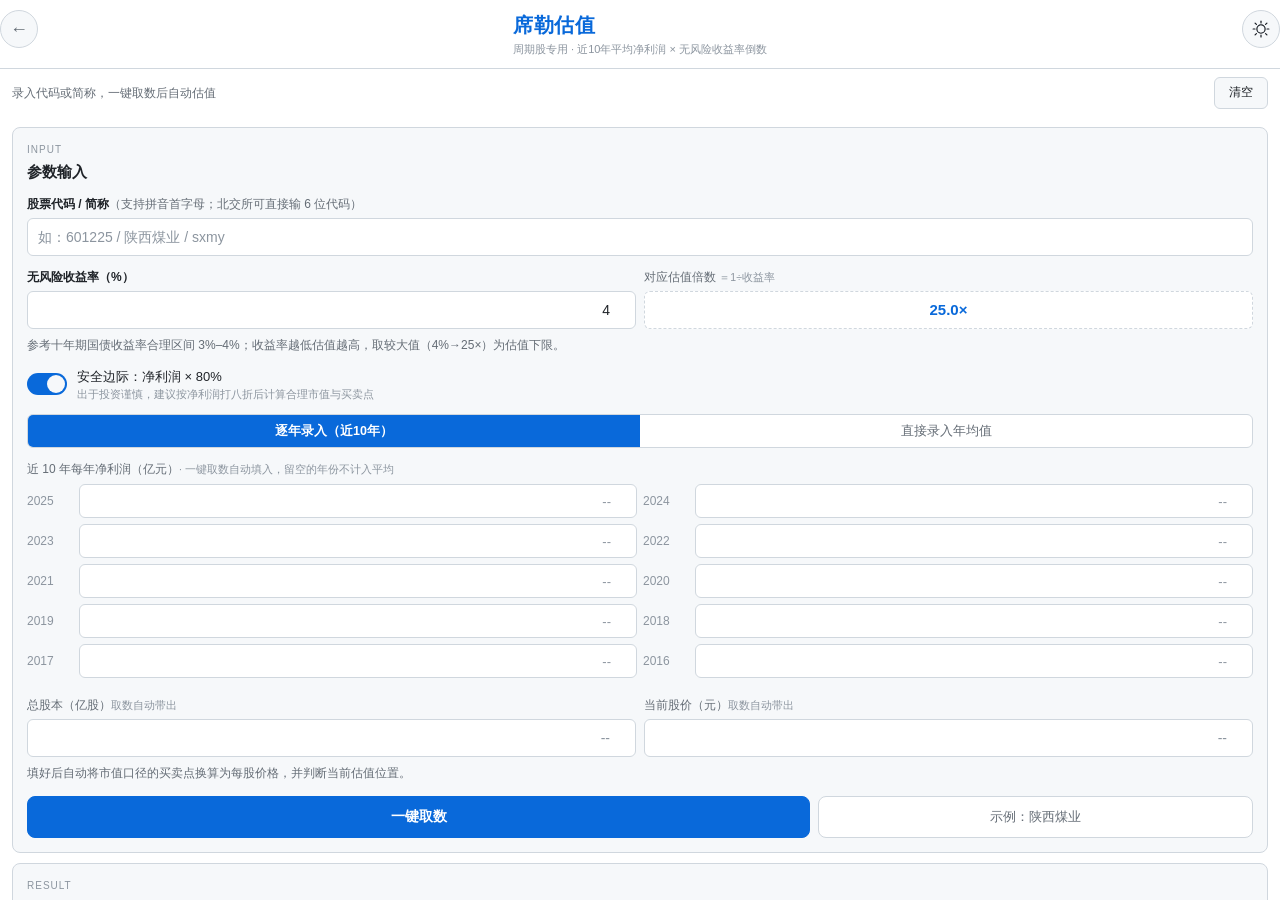
<file: schiller.html>
<!DOCTYPE html>
<html lang="zh-CN">
<head>
<meta charset="UTF-8">
<meta name="viewport" content="width=device-width,initial-scale=1,maximum-scale=1,user-scalable=no">
<title>席勒估值</title>
<style>
/* ========== 主题（与 roe/moat/risk/macro/lockup/trend/rotation 一致） ========== */
:root {
  --bg:#0d1117; --card:#161b22; --border:#30363d; --text:#c9d1d9; --text2:#8b949e; --text3:#6e7681;
  --blue:#58a6ff; --green:#3fb950; --red:#f85149; --yellow:#d29922; --orange:#db6d28;
  --posbar:linear-gradient(90deg,#3fb950,#58a6ff 38%,#d29922 62%,#f85149);
  --font:-apple-system,BlinkMacSystemFont,"Segoe UI",Helvetica,Arial,sans-serif;
  --radius:8px;
}
:root.light {
  --bg:#ffffff; --card:#f6f8fa; --border:#d0d7de; --text:#1f2328; --text2:#656d76; --text3:#8c959f;
  --blue:#0969da; --green:#1a7f37; --red:#cf222e; --yellow:#9a6700; --orange:#bc4c00;
  --posbar:linear-gradient(90deg,#1a7f37,#0969da 38%,#9a6700 62%,#cf222e);
}
* { margin:0; padding:0; box-sizing:border-box; }
html,body { height:100%; }
body { background:var(--bg); color:var(--text); font-family:var(--font); font-size:15px; line-height:1.5; -webkit-font-smoothing:antialiased; display:flex; flex-direction:column; overflow:hidden; }

.topbar { display:flex; align-items:center; justify-content:center; position:relative; padding:10px 12px; flex:none; border-bottom:1px solid var(--border); }
.topbar .back-btn { position:absolute; left:0; top:10px; width:38px; height:38px; border-radius:50%; border:1px solid var(--border); background:var(--card); color:var(--text2); cursor:pointer; font-size:18px; display:flex; align-items:center; justify-content:center; transition:all .2s; text-decoration:none; }
.topbar .back-btn:hover { border-color:var(--blue); color:var(--blue); }
.topbar h1 { font-size:20px; font-weight:600; color:var(--blue); letter-spacing:.5px; }
.topbar .sub { font-size:11px; color:var(--text3); text-align:center; margin-top:1px; }
.theme-toggle {
  position:absolute; right:0; top:10px;
  width:38px; height:38px; border-radius:50%; border:1px solid var(--border);
  background:var(--card); color:var(--text2); cursor:pointer; font-size:17px;
  display:flex; align-items:center; justify-content:center; transition:all .2s;
}
.theme-toggle:hover { border-color:var(--blue); color:var(--blue); }
.theme-icon { display:inline-block; vertical-align:middle; width:18px; height:18px; }
.theme-icon svg { width:100%; height:100%; }

/* 状态条 */
.bar { display:flex; align-items:center; flex:none; padding:8px 12px; }
.bar .info { flex:1; min-width:0; font-size:12px; color:var(--text2); overflow:hidden; text-overflow:ellipsis; white-space:nowrap; }
.bar .info .fresh { color:var(--green); }
.bar .info .stale { color:var(--yellow); }
.bar .info .err { color:var(--red); }
.bar button { height:32px; padding:0 14px; border-radius:6px; border:1px solid var(--border); background:var(--card); color:var(--text); font-size:12px; cursor:pointer; flex:none; margin-left:8px; }
.bar button:active { border-color:var(--blue); color:var(--blue); }

/* 主滚动区 */
.content { flex:1; min-height:0; overflow-y:auto; -webkit-overflow-scrolling:touch; padding-bottom:24px; }

.card { background:var(--card); border:1px solid var(--border); border-radius:var(--radius); margin:10px 12px; padding:14px; }
.card .sec-tag { font-size:10px; color:var(--text3); letter-spacing:1px; margin-bottom:4px; }
.card h2 { font-size:15px; font-weight:600; color:var(--text); margin-bottom:2px; }
.card .sec-note { font-size:12px; color:var(--text2); line-height:1.7; margin-top:10px; }

/* ========== 输入控件 ========== */
.fld { margin-top:12px; }
.fld:first-of-type { margin-top:8px; }
.fld-label { font-size:12px; color:var(--text2); margin-bottom:5px; display:block; }
.fld-label b { color:var(--text); font-weight:600; }
.fld-label small { color:var(--text3); font-size:10.5px; }

.ipt { width:100%; height:38px; background:var(--bg); border:1px solid var(--border); border-radius:6px; color:var(--text); padding:0 10px; font-size:14px; font-family:var(--font); outline:none; -webkit-appearance:none; appearance:none; }
.ipt:focus { border-color:var(--blue); }
.ipt::placeholder { color:var(--text3); }
.ipt.num { text-align:right; font-variant-numeric:tabular-nums; }

/* 搜索联想 */
.ac-wrap { position:relative; }
.ac-list { position:absolute; left:0; right:0; top:40px; z-index:30; background:var(--card); border:1px solid var(--border); border-radius:6px; max-height:236px; overflow-y:auto; display:none; box-shadow:0 6px 16px rgba(0,0,0,.28); }
.ac-list.show { display:block; }
.ac-item { display:flex; align-items:center; padding:8px 10px; cursor:pointer; border-bottom:1px solid var(--border); }
.ac-item:last-child { border-bottom:none; }
.ac-item:active { background:var(--bg); }
.ac-item .ac-code { font-size:12px; color:var(--blue); font-variant-numeric:tabular-nums; width:64px; flex:none; }
.ac-item .ac-name { font-size:13px; color:var(--text); }
.ac-item .ac-pinyin { font-size:10px; color:var(--text3); margin-left:6px; }
.ac-empty { padding:10px; font-size:12px; color:var(--text3); text-align:center; }

/* 选中股票信息行 */
.stock-line { display:flex; align-items:center; margin-top:10px; padding:8px 10px; background:var(--bg); border:1px solid var(--border); border-radius:6px; display:none; }
.stock-line.show { display:flex; }
.stock-line .s-code { font-size:15px; font-weight:600; color:var(--blue); font-variant-numeric:tabular-nums; }
.stock-line .s-name { font-size:15px; font-weight:600; color:var(--text); margin-left:8px; }
.stock-line .s-mkt { font-size:10.5px; color:var(--text3); margin-left:auto; }

/* 双列（无 gap，用负 margin 技巧） */
.row2 { display:flex; margin-right:-8px; }
.row2 .col { flex:1; min-width:0; padding-right:8px; }

/* 倍数显示 */
.mult-box { height:38px; display:flex; align-items:center; justify-content:center; background:var(--bg); border:1px dashed var(--border); border-radius:6px; font-size:15px; font-weight:600; color:var(--blue); font-variant-numeric:tabular-nums; }

/* 开关（八折） */
.switch-row { display:flex; align-items:center; margin-top:12px; cursor:pointer; -webkit-tap-highlight-color:transparent; }
.switch-row .sw { width:40px; height:22px; border-radius:11px; background:var(--border); position:relative; transition:background .2s; flex:none; }
.switch-row .sw i { position:absolute; left:2px; top:2px; width:18px; height:18px; border-radius:50%; background:var(--card); transition:left .2s; display:block; }
.switch-row.on .sw { background:var(--blue); }
.switch-row.on .sw i { left:20px; }
.switch-row .sw-label { margin-left:10px; font-size:13px; color:var(--text); }
.switch-row .sw-label small { color:var(--text3); font-size:10.5px; display:block; line-height:1.4; }

/* 录入模式 tab */
.mode-tabs { display:flex; margin-top:12px; background:var(--bg); border:1px solid var(--border); border-radius:6px; overflow:hidden; }
.mode-tabs .mt { flex:1; text-align:center; padding:7px 0; font-size:12.5px; color:var(--text2); cursor:pointer; -webkit-tap-highlight-color:transparent; }
.mode-tabs .mt.on { background:var(--blue); color:#fff; font-weight:600; }

/* 逐年录入网格（2 列，无 gap） */
.yr-grid { display:grid; grid-template-columns:1fr 1fr; margin-right:-6px; margin-top:6px; }
.yr-cell { display:flex; align-items:center; padding-right:6px; margin-bottom:6px; }
.yr-cell .y { width:52px; flex:none; font-size:12px; color:var(--text3); font-variant-numeric:tabular-nums; }
.yr-cell .ipt { height:34px; font-size:13px; }

/* 按钮 */
.btn { height:42px; border-radius:8px; border:1px solid var(--blue); background:var(--blue); color:#fff; font-size:14px; font-weight:600; cursor:pointer; width:100%; font-family:var(--font); }
.btn:active { opacity:.85; }
.btn[disabled] { opacity:.5; cursor:default; }
.btn-row { display:flex; margin-top:12px; margin-right:-8px; }
.btn-row .bc { flex:1; min-width:0; padding-right:8px; }
.btn2 { height:42px; border-radius:8px; border:1px solid var(--border); background:var(--bg); color:var(--text2); font-size:13px; cursor:pointer; width:100%; font-family:var(--font); }
.btn2:active { border-color:var(--blue); color:var(--blue); }

/* ========== 结果区 ========== */
.res-empty { text-align:center; padding:26px 10px; color:var(--text2); font-size:13px; line-height:1.9; }
.res-head { font-size:13px; color:var(--text2); line-height:1.8; }
.res-head b { color:var(--text); }
.fair-box { margin:12px 0 4px; padding:12px 12px 10px; background:var(--bg); border:1px solid var(--border); border-radius:8px; text-align:center; }
.fair-box .fb-label { font-size:11px; color:var(--text3); letter-spacing:1px; }
.fair-box .fb-val { font-size:26px; font-weight:700; color:var(--blue); font-variant-numeric:tabular-nums; margin:3px 0 1px; }
.fair-box .fb-val small { font-size:13px; font-weight:400; color:var(--text2); }
.fair-box .fb-sub { font-size:12px; color:var(--text2); }

.pt-table { width:100%; border-collapse:collapse; margin-top:10px; }
.pt-table th { font-size:10.5px; color:var(--text3); font-weight:600; text-align:right; padding:5px 4px; border-bottom:1px solid var(--border); }
.pt-table th:first-child { text-align:left; }
.pt-table td { font-size:13px; padding:7px 4px; border-bottom:1px dashed var(--border); text-align:right; font-variant-numeric:tabular-nums; }
.pt-table td:first-child { text-align:left; }
.pt-table .t-name { font-size:12px; color:var(--text2); }
.pt-table .t-name b { color:var(--text); font-weight:600; font-size:13px; }
.pt-table .t-note { font-size:10px; color:var(--text3); }
.pt-table .v-mv { color:var(--text); font-weight:600; }
.pt-table .v-ps { color:var(--text2); }
.pt-table tr.buy td { background:rgba(63,185,80,.05); }
:root.light .pt-table tr.buy td { background:rgba(26,127,55,.05); }
.pt-table tr.sell150 td { background:rgba(240,71,92,.05); }
:root.light .pt-table tr.sell150 td { background:rgba(207,34,46,.04); }

/* 位置条 */
.pos-wrap { margin-top:14px; }
.pos-head { display:flex; justify-content:space-between; font-size:11px; color:var(--text3); margin-bottom:6px; }
.pos-head .pv { font-size:13px; font-weight:700; font-variant-numeric:tabular-nums; }
.pos-bar { position:relative; height:14px; border-radius:7px; background:var(--posbar); }
.pos-pin { position:absolute; top:-4px; bottom:-4px; width:3px; border-radius:2px; background:var(--text); box-shadow:0 0 0 2px var(--card); }
.pos-scale { position:relative; height:16px; margin-top:4px; font-size:9px; color:var(--text3); }
.pos-scale span { position:absolute; transform:translateX(-50%); white-space:nowrap; }
.pos-verdict { margin-top:8px; font-size:12.5px; line-height:1.8; color:var(--text2); padding:9px 11px; border-radius:6px; border:1px solid var(--border); background:var(--bg); }
.pos-verdict b { color:var(--text); }
.pos-verdict.v-low { border-color:rgba(63,185,80,.4); }
:root.light .pos-verdict.v-low { border-color:rgba(26,127,55,.4); }
.pos-verdict.v-high { border-color:rgba(240,71,92,.4); }
:root.light .pos-verdict.v-high { border-color:rgba(207,34,46,.4); }

/* 计算原理折叠 */
details.method { margin-top:2px; }
details.method summary { font-size:13px; font-weight:600; color:var(--text); cursor:pointer; padding:6px 0; outline:none; list-style:none; }
details.method summary::-webkit-details-marker { display:none; }
details.method summary:before { content:"▸ "; color:var(--blue); }
details.method[open] summary:before { content:"▾ "; }
.m-body { font-size:12px; color:var(--text2); line-height:1.85; }
.m-body b { color:var(--text); }
.m-body .m-formula { margin:8px 0; padding:8px 10px; background:var(--bg); border:1px dashed var(--border); border-radius:6px; text-align:center; color:var(--text); font-size:12.5px; }
.m-body p { margin:7px 0; }
.m-body ol { padding-left:20px; margin:6px 0; }
.m-body li { margin:3px 0; }

/* 页脚 */
.footer { margin:4px 16px 20px; font-size:11px; color:var(--text3); line-height:1.8; background:var(--card); border:1px solid var(--border); border-radius:var(--radius); padding:12px 14px; }
.footer b { color:var(--text2); }

/* 取数中 */
.fetching { text-align:center; padding:14px 0 4px; color:var(--text2); font-size:12.5px; }
.fetching .spin { display:inline-block; width:18px; height:18px; border:2px solid var(--border); border-top-color:var(--blue); border-radius:50%; margin-right:8px; vertical-align:-4px; }
</style>
<link rel="stylesheet" href="assets/css/common.css?v=6.0.0">
<script src="assets/js/common.js?v=6.0.3"></script>
</head>
<body>
  <div class="topbar">
    <a href="PB_PE_ROE_calc.html?tab=note" class="back-btn" title="返回">&larr;</a>
    <button class="theme-toggle" id="themeToggle" onclick="toggleTheme()" title="切换深色模式"><span id="themeIcon" class="theme-icon"></span></button>
    <div>
      <h1>席勒估值</h1>
      <div class="sub">周期股专用 · 近10年平均净利润 × 无风险收益率倒数</div>
    </div>
  </div>
  <div class="bar">
    <div class="info" id="info">录入代码或简称，一键取数后自动估值</div>
    <button onclick="resetAll()">清空</button>
  </div>
  <div class="content" id="content">

    <!-- ========== 输入卡 ========== -->
    <div class="card">
      <div class="sec-tag">INPUT</div>
      <h2>参数输入</h2>

      <div class="fld">
        <label class="fld-label"><b>股票代码 / 简称</b>（支持拼音首字母；北交所可直接输 6 位代码）</label>
        <div class="ac-wrap">
          <input class="ipt" id="q" type="text" placeholder="如：601225 / 陕西煤业 / sxmy" autocomplete="off">
          <div class="ac-list" id="acList"></div>
        </div>
        <div class="stock-line" id="stockLine">
          <span class="s-code" id="sCode"></span>
          <span class="s-name" id="sName"></span>
          <span class="s-mkt" id="sMkt"></span>
        </div>
      </div>

      <div class="fld">
        <div class="row2">
          <div class="col">
            <label class="fld-label"><b>无风险收益率（%）</b></label>
            <input class="ipt num" id="rf" type="number" inputmode="decimal" step="0.01" min="0.5" max="10" value="4">
          </div>
          <div class="col">
            <label class="fld-label">对应估值倍数 <small>＝1÷收益率</small></label>
            <div class="mult-box" id="multBox">25.0×</div>
          </div>
        </div>
        <div class="sec-note" style="margin-top:6px;">参考十年期国债收益率合理区间 3%–4%；收益率越低估值越高，取较大值（4%→25×）为估值下限。</div>
      </div>

      <div class="switch-row on" id="discRow" onclick="toggleDisc()">
        <span class="sw"><i></i></span>
        <span class="sw-label">安全边际：净利润 × 80%<small>出于投资谨慎，建议按净利润打八折后计算合理市值与买卖点</small></span>
      </div>

      <div class="mode-tabs" id="modeTabs">
        <div class="mt on" id="mtYear" onclick="setMode('year')">逐年录入（近10年）</div>
        <div class="mt" id="mtAvg" onclick="setMode('avg')">直接录入年均值</div>
      </div>

      <div class="fld" id="yearBox">
        <label class="fld-label">近 10 年每年净利润（亿元）<small>· 一键取数自动填入，留空的年份不计入平均</small></label>
        <div class="yr-grid" id="yrGrid"></div>
      </div>

      <div class="fld" id="avgBox" style="display:none;">
        <label class="fld-label"><b>近 10 年年均净利润（亿元）</b></label>
        <input class="ipt num" id="avgNp" type="number" inputmode="decimal" step="0.01" placeholder="如：169.54">
      </div>

      <div class="fld">
        <div class="row2">
          <div class="col">
            <label class="fld-label">总股本（亿股）<small>取数自动带出</small></label>
            <input class="ipt num" id="shares" type="number" inputmode="decimal" step="0.01" placeholder="--">
          </div>
          <div class="col">
            <label class="fld-label">当前股价（元）<small>取数自动带出</small></label>
            <input class="ipt num" id="price" type="number" inputmode="decimal" step="0.01" placeholder="--">
          </div>
        </div>
        <div class="sec-note" style="margin-top:6px;">填好后自动将市值口径的买卖点换算为每股价格，并判断当前估值位置。</div>
      </div>

      <div class="btn-row">
        <div class="bc" style="flex:1.8;">
          <button class="btn" id="fetchBtn" onclick="doFetch()">一键取数</button>
        </div>
        <div class="bc">
          <button class="btn2" onclick="loadDemo()">示例：陕西煤业</button>
        </div>
      </div>
      <div class="fetching" id="fetching" style="display:none;"><span class="spin"></span>正在读取近10年年报净利润与行情，约 1~3 秒...</div>
    </div>

    <!-- ========== 结果卡 ========== -->
    <div class="card" id="resCard">
      <div class="sec-tag">RESULT</div>
      <h2>估值结果</h2>
      <div id="resBody">
        <div class="res-empty">请录入净利润与无风险收益率。<br>录入股票并「一键取数」可自动拉近 10 年年报归母净利润、总股本与当前股价。</div>
      </div>
    </div>

    <!-- ========== 计算原理卡 ========== -->
    <div class="card">
      <div class="sec-tag">METHOD</div>
      <h2>计算原理</h2>
      <details class="method" open>
        <summary>席勒估值法（周期股专用）</summary>
        <div class="m-body">
          <div class="m-formula">当年合理估值 ＝ 近10年年均净利润 × 无风险收益率的倒数<br>买点 ＝ 合理估值 × 70%　·　卖点 ＝ 合理估值 × 150%</div>
          <p><b>为什么用 10 年平均：</b>周期股业绩时好时坏、波动大；取 10 年平均净利润可淡化周期波动，得到公司的平均盈利，再结合无风险收益率推算合理估值。</p>
          <p><b>无风险收益率：</b>常参考十年期国债收益率，合理区间 3%–4%。收益率越低估值越高；取较大值（如 4%）对应 25 倍，可视为估值下限。</p>
          <p><b>适用范围：</b>仅适用于周期股，且要求公司业务在可预见的将来不会持续萎缩直至消失。</p>
          <p><b>安全边际：</b>出于谨慎，建议按净利润打八折后再计算合理市值与买卖点。</p>
          <p><b>卖出策略：</b>股价当年达到卖点（150%）的概率非常低，可采用分批卖出——达到合理估值（100%）卖出 1/3，达到 120% 再卖出 1/3，达到 130% 及以上卖出剩余全部。</p>
          <p><b>不同市场估值水平下的策略：</b></p>
          <ol>
            <li>市场估值合理或被高估时，购买高质量公司（巴菲特·芒格策略）；</li>
            <li>市场被低估时，购买低风险、股价受挫的公司（格雷厄姆特价股票），并保证组合多样化；</li>
            <li>市场被严重高估时，保持较高现金头寸，或考虑对冲 / 做空。</li>
          </ol>
          <p>方法源自罗伯特·席勒对格雷厄姆估值思想的延伸（价格水平与近十年平均利润的比较），公式与示例依据《席勒估值法-周期股专用》。</p>
        </div>
      </details>
    </div>

    <div class="footer">
      <b>数据来源</b>：近 10 年年报归母净利润（PARENT_NETPROFIT）取自东方财富公开业绩报表接口；当前股价 / 总股本 / 总市值取自东方财富行情接口；均联网自动读取、浏览器与 APK 同路径（JSONP），不足 10 年的按已有年报数取平均并注明。<br>
      <b>免责声明</b>：本工具为估值计算与研究参考，不构成任何投资建议。数据可能存在延迟、缺失或口径差异，实际投资请结合公司基本面与风险承受能力独立判断。
    </div>
  </div>
<script>
/* ========== 环境检测（与主 HTML 一致） ========== */
var _isAndroidApp = (function(){
  try {
    if (typeof window.JSInterface !== 'undefined') return true;
    if (navigator.userAgent.indexOf('StockValuation') >= 0) return true;
    if (localStorage.getItem('_android_app') === '1') return true;
  } catch(e) {}
  return false;
})();

/* ========== 主题切换（与 rotation.html 一致） ========== */
function _themeIconSVG(isDark) {
  var fg = isDark ? '#ffffff' : '#161b22';
  var fill = isDark ? '#ffffff' : '#f6f8fa';
  return '<svg viewBox="0 0 24 24" fill="none" xmlns="http://www.w3.org/2000/svg">' +
    '<line x1="12" y1="1.5" x2="12" y2="4" stroke="' + fg + '" stroke-width="1.6" stroke-linecap="round"/>' +
    '<line x1="12" y1="20" x2="12" y2="22.5" stroke="' + fg + '" stroke-width="1.6" stroke-linecap="round"/>' +
    '<line x1="1.5" y1="12" x2="4" y2="12" stroke="' + fg + '" stroke-width="1.6" stroke-linecap="round"/>' +
    '<line x1="20" y1="12" x2="22.5" y2="12" stroke="' + fg + '" stroke-width="1.6" stroke-linecap="round"/>' +
    '<line x1="4.1" y1="4.1" x2="5.9" y2="5.9" stroke="' + fg + '" stroke-width="1.6" stroke-linecap="round"/>' +
    '<line x1="18.1" y1="18.1" x2="19.9" y2="19.9" stroke="' + fg + '" stroke-width="1.6" stroke-linecap="round"/>' +
    '<line x1="4.1" y1="19.9" x2="5.9" y2="18.1" stroke="' + fg + '" stroke-width="1.6" stroke-linecap="round"/>' +
    '<line x1="18.1" y1="5.9" x2="19.9" y2="4.1" stroke="' + fg + '" stroke-width="1.6" stroke-linecap="round"/>' +
    '<circle cx="12" cy="12" r="5.5" stroke="' + fg + '" stroke-width="1.6" fill="none"/>' +
    '<path d="M10.5 7.2a5.5 5.5 0 0 1 0 9.6a4.2 4.2 0 0 0 0-9.6z" fill="' + fill + '"/>' +
    '</svg>';
}
function _updateThemeIcon() {
  var isLight = document.documentElement.classList.contains('light');
  var el = document.getElementById('themeIcon');
  if (el) el.innerHTML = _themeIconSVG(!isLight);
  var btn = document.getElementById('themeToggle');
  if (btn) btn.title = isLight ? '切换深色模式' : '切换浅色模式';
}
function toggleTheme() {
  var root = document.documentElement;
  root.classList.toggle('light');
  var isLight = root.classList.contains('light');
  _updateThemeIcon();
  try { localStorage.setItem('pb_calc_theme', isLight ? 'light' : 'dark'); } catch (e) {}
}
(function initTheme(){
  try {
    var t = localStorage.getItem('pb_calc_theme');
    if (t === 'light') { document.documentElement.classList.add('light'); }
    else if (t === 'dark') { document.documentElement.classList.remove('light'); }
    else if (window.matchMedia && window.matchMedia('(prefers-color-scheme: light)').matches) { document.documentElement.classList.add('light'); }
  } catch(e) {}
  _updateThemeIcon();
})();

/* ========== IndexedDB 简易封装（独立小库，照 rotation 模式） ========== */
var IDB_NAME = 'pb_calc_schiller';
var IDB_STORE = 'schiller';
var CACHE_KEY = 'last';
var INDEX_KEY = 'stock_index';
function idb() {
  return new Promise(function(res, rej) {
    var r = indexedDB.open(IDB_NAME, 1);
    r.onupgradeneeded = function() { r.result.createObjectStore(IDB_STORE); };
    r.onsuccess = function() { res(r.result); };
    r.onerror = function() { rej(r.error); };
  });
}
function idbGet(key) {
  return idb().then(function(db) {
    return new Promise(function(res) {
      try {
        var tx = db.transaction(IDB_STORE, 'readonly');
        var rq = tx.objectStore(IDB_STORE).get(key);
        rq.onsuccess = function() { res(rq.result || null); };
        rq.onerror = function() { res(null); };
      } catch(e) { res(null); }
    });
  }).catch(function() { return null; });
}
function idbPut(key, val) {
  return idb().then(function(db) {
    return new Promise(function(res) {
      try {
        var tx = db.transaction(IDB_STORE, 'readwrite');
        tx.objectStore(IDB_STORE).put(val, key);
        tx.oncomplete = function() { res(true); };
        tx.onerror = function() { res(false); };
      } catch(e) { res(false); }
    });
  }).catch(function() { return false; });
}

/* ========== 股票索引（stock_index.json，与主 HTML 同链路：Pages → API fallback + IDB 缓存） ========== */
var GH_REPO = 'gyhok368519/stock-valuation';
var STOCK_MAP = {};
var PINYIN_IDX = {};
var SEARCH_IDX = [];
var _indexReady = false;
function _safeAtob(b64) {
  var raw = atob(b64.replace(/\n/g, ''));
  var buf = new Uint8Array(raw.length);
  for (var i = 0; i < raw.length; i++) buf[i] = raw.charCodeAt(i);
  return new TextDecoder('utf-8').decode(buf);
}
function _fetchIndex() {
  var url = './stock_index.json?_t=' + Date.now();
  return fetch(url, { cache: 'no-store' }).then(function(r) {
    if (!r.ok) throw new Error('HTTP ' + r.status);
    return r.json();
  }).catch(function() {
    return fetch('https://cdn.jsdelivr.net/gh/' + GH_REPO + '@main/stock_index.json', { cache: 'no-store' }).then(function(r) {
      if (!r.ok) throw new Error('CDN HTTP ' + r.status);
      return r.json();
    }).catch(function(e2) {
      return fetch('https://api.github.com/repos/' + GH_REPO + '/contents/stock_index.json', {
        headers: { 'Accept': 'application/vnd.github.v3+json' },
        cache: 'no-store'
      }).then(function(r) {
        if (!r.ok) throw new Error('API HTTP ' + r.status);
        return r.json();
      }).then(function(data) {
        if (!data.content) throw new Error('no content');
        return JSON.parse(_safeAtob(data.content));
      });
    });
  });
}
function _buildIndex() {
  SEARCH_IDX.length = 0;
  for (var code in STOCK_MAP) {
    var py = (PINYIN_IDX && PINYIN_IDX[code]) || { i: '', f: '' };
    SEARCH_IDX.push({ code: code, name: STOCK_MAP[code], pi: py.i, pf: py.f });
  }
}
function loadIndex() {
  return idbGet(INDEX_KEY).then(function(cached) {
    if (cached && cached.stocks) {
      STOCK_MAP = cached.stocks;
      PINYIN_IDX = cached.pinyin || {};
      _buildIndex();
      _indexReady = true;
    }
    var p = _fetchIndex().then(function(data) {
      if (data && data.stocks) {
        STOCK_MAP = data.stocks;
        PINYIN_IDX = data.pinyin || {};
        _buildIndex();
        idbPut(INDEX_KEY, data);
      }
      _indexReady = true;
    }).catch(function() { /* 本地索引拉取失败：联想不可用，代码直输仍可用 */ });
    if (!cached || !cached.stocks) return p;
    return Promise.resolve();
  }).catch(function() {
    return _fetchIndex().then(function(data) {
      if (data && data.stocks) {
        STOCK_MAP = data.stocks;
        PINYIN_IDX = data.pinyin || {};
        _buildIndex();
        idbPut(INDEX_KEY, data);
      }
      _indexReady = true;
    }).catch(function() {});
  });
}

/* ========== JSONP（script 注入，天然绕过 CORS，老 WebView 兼容，双端同路径） ========== */
var _cbSeq = 0;
function jsonp(url, cbParam, timeout) {
  cbParam = cbParam || 'cb';
  return new Promise(function(resolve, reject) {
    var cbName = '_schCb' + (++_cbSeq) + '_' + Date.now();
    var script = document.createElement('script');
    var done = false;
    var timer = setTimeout(function() {
      if (done) return; done = true; cleanup();
      reject(new Error('请求超时'));
    }, timeout || 12000);
    function cleanup() {
      clearTimeout(timer);
      try { delete window[cbName]; } catch(e) { window[cbName] = undefined; }
      if (script.parentNode) script.parentNode.removeChild(script);
    }
    window[cbName] = function(data) {
      if (done) return; done = true; cleanup();
      resolve(data);
    };
    script.onerror = function() {
      if (done) return; done = true; cleanup();
      reject(new Error('网络错误'));
    };
    script.src = url + (url.indexOf('?') >= 0 ? '&' : '?') + cbParam + '=' + cbName + '&_t=' + Date.now();
    (document.head || document.getElementsByTagName('head')[0]).appendChild(script);
  });
}
function retry(fn, times, delayMs) {
  return fn().catch(function(err) {
    if (times > 1) {
      return new Promise(function(res) { setTimeout(res, delayMs || 900); })
        .then(function() { return retry(fn, times - 1, (delayMs || 900) * 2); });
    }
    throw err;
  });
}

/* ========== 数据接口（东方财富，JSONP，2 个请求） ========== */
/* 测试开关：?_stub=1 用 window.__SCH_MOCK 冒充网络返回，走完整数据管线（仅沙箱用，生产无影响） */
var _stub = /[?&]_stub=1/.test(location.search);
function urlProfit(code) {
  /* 业绩报表：按代码过滤该公司全部历史报告期（含年报），取近10个 12-31 期 */
  return 'https://datacenter-web.eastmoney.com/api/data/v1/get?reportName=RPT_LICO_FN_CPD' +
    '&columns=SECURITY_CODE,REPORTDATE,PARENT_NETPROFIT,DATATYPE' +
    '&filter=' + encodeURIComponent('(SECURITY_CODE="' + code + '")') +
    '&pageSize=100&pageNumber=1&sortColumns=REPORTDATE&sortTypes=-1&source=WEB&client=WEB';
}
function urlQuote(secid) {
  /* f43 最新价 / f57 f58 代码名称 / f84 总股本 / f116 总市值 */
  return 'https://push2.eastmoney.com/api/qt/stock/get?secid=' + secid +
    '&fltt=2&invt=2&fields=f43,f57,f58,f84,f85,f116';
}
function reqJsonp(url, cbParam, timeout) {
  if (_stub) {
    var d = window.__SCH_MOCK || {};
    var v = null;
    if (url.indexOf('RPT_LICO_FN_CPD') >= 0) v = d.profit;
    else if (url.indexOf('qt/stock/get') >= 0) v = d.quote;
    if (v === undefined || v === null) return Promise.reject(new Error('stub 未命中'));
    return new Promise(function(res) { setTimeout(function() { res(v); }, 120); });
  }
  return jsonp(url, cbParam, timeout);
}
function secidOf(code) {
  return (code.charAt(0) === '6') ? ('1.' + code) : ('0.' + code);
}

/* ========== 状态 ========== */
var _state = {
  code: '', name: '', mkt: '',
  rf: 4, disc: true, mode: 'year',
  profits: [],           /* [{y:'2025', v:169.54}]（亿，v 可为 null 表空） */
  avgNp: null,           /* 年均值直输模式（亿） */
  shares: null, price: null, mktCap: null,   /* 亿股 / 元 / 亿元 */
  dataTs: 0, fromNet: false
};
var _busy = false;
var _lastGood = null;    /* 最近一次完整可用状态（用于缓存） */

/* ========== 工具 ========== */
function num(v) { var n = parseFloat(v); return isNaN(n) ? null : n; }
function esc(s) { return String(s === undefined || s === null ? '' : s).replace(/&/g, '&amp;').replace(/</g, '&lt;').replace(/>/g, '&gt;'); }
function fmt(v, d) {
  if (v === null || v === undefined || isNaN(v)) return '--';
  return v.toFixed(d === undefined ? 2 : d);
}
function setStatus(msg, cls) {
  var el = document.getElementById('info');
  el.innerHTML = msg;
  el.className = 'info' + (cls ? ' ' + cls : '');
}
function mktNameOf(code) {
  var c = code.charAt(0);
  if (c === '6') return '沪市';
  if (c === '0' || c === '3') return '深市';
  return '北交所';
}

/* ========== 输入绑定 ========== */
function el(id) { return document.getElementById(id); }

function setMode(mode) {
  _state.mode = mode;
  el('mtYear').className = 'mt' + (mode === 'year' ? ' on' : '');
  el('mtAvg').className = 'mt' + (mode === 'avg' ? ' on' : '');
  el('yearBox').style.display = mode === 'year' ? '' : 'none';
  el('avgBox').style.display = mode === 'avg' ? '' : 'none';
  recalc();
}
function toggleDisc() {
  _state.disc = !_state.disc;
  el('discRow').className = 'switch-row' + (_state.disc ? ' on' : '');
  recalc();
}
function buildYearGrid() {
  /* 默认显示最近 10 个已过去的年份（今年年报未出，从去年往前） */
  var yEnd = new Date().getFullYear() - 1;
  var html = '';
  for (var i = 0; i < 10; i++) {
    var y = yEnd - i;
    html += '<div class="yr-cell"><span class="y">' + y + '</span>' +
      '<input class="ipt num" id="yr_' + y + '" type="number" inputmode="decimal" step="0.01" placeholder="--" data-y="' + y + '"></div>';
  }
  el('yrGrid').innerHTML = html;
  var inputs = el('yrGrid').getElementsByTagName('input');
  for (var j = 0; j < inputs.length; j++) {
    (function(inp) {
      inp.addEventListener('input', function() { recalc(); });
    })(inputs[j]);
  }
}
function readYears() {
  /* 从逐年输入框读取：[{y, v}]，保留全部 10 行（v 可 null） */
  var inputs = el('yrGrid').getElementsByTagName('input');
  var out = [];
  for (var i = 0; i < inputs.length; i++) {
    out.push({ y: inputs[i].getAttribute('data-y'), v: inputs[i].value.trim() === '' ? null : num(inputs[i].value) });
  }
  return out;
}
function fillYears(list) {
  /* 用取数结果重建逐年网格：list = [{y:'2025', v:169.5}]（v 亿） */
  el('yrGrid').innerHTML = '';
  var html = '';
  for (var i = 0; i < 10; i++) {
    var row = list[i] || { y: null, v: null };
    var y = row.y !== null ? row.y : '';
    var val = row.v !== null && row.v !== undefined ? String(Math.round(row.v * 100) / 100) : '';
    html += '<div class="yr-cell"><span class="y">' + y + '</span>' +
      '<input class="ipt num" id="yr_' + y + '" type="number" inputmode="decimal" step="0.01" placeholder="' + (y ? '--' : '') + '" data-y="' + y + '" value="' + val + '"></div>';
  }
  el('yrGrid').innerHTML = html;
  var inputs = el('yrGrid').getElementsByTagName('input');
  for (var j = 0; j < inputs.length; j++) {
    (function(inp) {
      inp.addEventListener('input', function() { recalc(); });
    })(inputs[j]);
  }
}

/* ========== 搜索联想 ========== */
function doSearch(query) {
  query = query.trim();
  var ac = el('acList');
  if (!query) { ac.classList.remove('show'); return; }
  if (!_indexReady) { ac.classList.remove('show'); setTimeout(function() { doSearch(el('q').value); }, 600); return; }
  var qLow = query.toLowerCase(), isNum = /^\d+$/.test(qLow);
  if (!isNum && query.length < 2) { ac.innerHTML = '<div class="ac-empty">输入 2 位以上搜索（支持拼音首字母）</div>'; ac.classList.add('show'); return; }
  var results = [];
  for (var i = 0; i < SEARCH_IDX.length && results.length < 12; i++) {
    var s = SEARCH_IDX[i];
    if (isNum) { if (s.code.indexOf(qLow) === 0) results.push(s); }
    else if (s.name.indexOf(query) >= 0 || s.pi.indexOf(qLow) === 0 || s.pf.indexOf(qLow) === 0 || s.pi.indexOf(qLow) >= 0 || s.pf.indexOf(qLow) >= 0) results.push(s);
  }
  if (!results.length) {
    if (isNum && /^\d{6}$/.test(query)) {
      ac.innerHTML = '<div class="ac-empty">本地索引无此代码（北交所 / 新股），可直接「一键取数」</div>';
    } else {
      ac.innerHTML = '<div class="ac-empty">未找到匹配股票</div>';
    }
  } else {
    var html = '';
    for (var k = 0; k < results.length; k++) {
      var r = results[k];
      html += '<div class="ac-item" onclick="pickStock(\'' + r.code + '\', \'' + esc(r.name).replace(/'/g, "\\'") + '\')">' +
        '<span class="ac-code">' + r.code + '</span><span><span class="ac-name">' + esc(r.name) + '</span><span class="ac-pinyin">' + esc(r.pi || '') + '</span></span></div>';
    }
    ac.innerHTML = html;
  }
  ac.classList.add('show');
}
function pickStock(code, name) {
  _state.code = code;
  _state.name = name || (STOCK_MAP[code] || '');
  el('q').value = code;
  el('acList').classList.remove('show');
  el('stockLine').classList.add('show');
  el('sCode').textContent = code;
  el('sName').textContent = _state.name || '--';
  el('sMkt').textContent = mktNameOf(code);
  setStatus('已选 ' + esc(code) + ' ' + esc(_state.name) + '，点「一键取数」自动估值', 'stale');
}
var _searchDeb = null;
el('q').addEventListener('input', function() {
  var v = this.value;
  clearTimeout(_searchDeb);
  _searchDeb = setTimeout(function() { doSearch(v); }, 250);
});
el('q').addEventListener('focus', function() { if (this.value.trim()) doSearch(this.value.trim()); });
document.addEventListener('click', function(e) {
  if (!e.target || !e.target.closest || !e.target.closest('.ac-wrap')) el('acList').classList.remove('show');
});
el('q').addEventListener('keydown', function(e) {
  if (e.key === 'Enter') {
    var v = this.value.trim();
    if (/^\d{6}$/.test(v)) {
      pickStock(v, STOCK_MAP[v] || '');
      doFetch();
    } else if (v) {
      doSearch(v);
    }
  }
});

/* ========== 参数输入绑定 ========== */
el('rf').addEventListener('input', function() {
  _state.rf = num(this.value);
  var m = el('multBox');
  if (_state.rf && _state.rf > 0) m.textContent = (100 / _state.rf).toFixed(1) + '×';
  else m.textContent = '--';
  recalc();
});
el('avgNp').addEventListener('input', function() { _state.avgNp = num(this.value); recalc(); });
el('shares').addEventListener('input', function() { _state.shares = num(this.value); recalc(); });
el('price').addEventListener('input', function() { _state.price = num(this.value); recalc(); });

/* ========== 取数管线 ========== */
function parseProfits(resp) {
  /* 返回 [{y:'2025', v:亿元}]（年报，降序，最多10个） */
  if (!resp || !resp.result || !resp.result.data || !resp.result.data.length) return [];
  var rows = resp.result.data;
  var annual = [];
  for (var i = 0; i < rows.length; i++) {
    var rd = String(rows[i].REPORTDATE || '');
    if (rd.indexOf('12-31') < 0) continue;
    var y = rd.substring(0, 4);
    var np = num(rows[i].PARENT_NETPROFIT);
    annual.push({ y: y, v: np === null ? null : np / 1e8 });
  }
  return annual.slice(0, 10);
}
function fetchAll(code) {
  var secid = secidOf(code);
  function settle(p, key) {
    return p.then(function(v) { return { ok: true, key: key, v: v }; },
      function(e) { return { ok: false, key: key, e: e }; });
  }
  var jobs = [
    settle(retry(function() { return reqJsonp(urlProfit(code), 'callback', 12000); }, 2), 'profit'),
    settle(retry(function() { return reqJsonp(urlQuote(secid), 'cb', 12000); }, 2), 'quote')
  ];
  return Promise.all(jobs).then(function(results) {
    var out = {}, fails = [];
    for (var i = 0; i < results.length; i++) {
      if (results[i].ok) out[results[i].key] = results[i].v;
      else fails.push(results[i].key + ':' + ((results[i].e && results[i].e.message) || '失败'));
    }
    out._fails = fails;
    return out;
  });
}
function doFetch() {
  if (_busy) return;
  var code = _state.code || el('q').value.trim();
  if (!/^\d{6}$/.test(code)) {
    setStatus('请先录入 6 位股票代码或从联想中选择股票', 'err');
    el('q').focus();
    return;
  }
  _state.code = code;
  if (!_state.name) _state.name = STOCK_MAP[code] || '';
  _busy = true;
  el('fetchBtn').disabled = true;
  el('fetching').style.display = 'block';
  setStatus('正在取数：' + esc(code) + ' ' + esc(_state.name) + ' ...', 'stale');
  fetchAll(code).then(function(d) {
    _busy = false;
    el('fetchBtn').disabled = false;
    el('fetching').style.display = 'none';
    var failMsgs = [];
    /* 行情 */
    if (d.quote && d.quote.data && d.quote.data.f43 !== undefined && d.quote.data.f43 !== '-') {
      var q = d.quote.data;
      _state.price = num(q.f43);
      _state.shares = (num(q.f84) !== null) ? num(q.f84) / 1e8 : null;
      _state.mktCap = (num(q.f116) !== null) ? num(q.f116) / 1e8 : null;
      if (!_state.name && q.f58) { _state.name = q.f58; }
      el('price').value = _state.price !== null ? String(Math.round(_state.price * 100) / 100) : '';
      el('shares').value = _state.shares !== null ? String(Math.round(_state.shares * 100) / 100) : '';
      el('stockLine').classList.add('show');
      el('sCode').textContent = code;
      el('sName').textContent = _state.name || '--';
      el('sMkt').textContent = mktNameOf(code);
    } else {
      failMsgs.push('行情缺失（可手填股价/股本）');
    }
    /* 年报净利润 */
    var profits = parseProfits(d.profit);
    if (profits.length) {
      _state.profits = profits;
      fillYears(profits);
      _state.dataTs = Date.now();
      _state.fromNet = true;
    } else {
      _state.profits = [];
      failMsgs.push('业绩报表无年报数据（可切换手动录入）');
    }
    recalc();
    if (failMsgs.length) setStatus('取数完成（部分受限）：' + esc(failMsgs.join('；')), 'stale');
    else setStatus('取数完成 · ' + profits.length + ' 个年报 · ' + timeStr(_state.dataTs), 'fresh');
  }).catch(function(err) {
    _busy = false;
    el('fetchBtn').disabled = false;
    el('fetching').style.display = 'none';
    setStatus('取数失败：' + esc((err && err.message) || '网络异常') + '，稍后重试或切换手动录入', 'err');
  });
}
function loadDemo() {
  el('q').value = '601225';
  pickStock('601225', '陕西煤业');
  el('rf').value = '4';
  _state.rf = 4;
  el('multBox').textContent = '25.0×';
  if (!_state.disc) toggleDisc();
  doFetch();
}
function timeStr(ts) {
  var dt = ts ? new Date(ts) : new Date();
  var hh = dt.getHours(), mm = dt.getMinutes();
  return (hh < 10 ? '0' + hh : hh) + ':' + (mm < 10 ? '0' + mm : mm);
}

/* ========== 计算 ========== */
function collect() {
  var profits = _state.mode === 'year' ? readYears() : (_state.avgNp !== null ? [{ y: 'avg', v: _state.avgNp }] : []);
  var valid = [];
  for (var i = 0; i < profits.length; i++) {
    if (profits[i].v !== null && profits[i].v !== undefined) valid.push(profits[i]);
  }
  var avg = null;
  if (valid.length) {
    var sum = 0;
    for (var j = 0; j < valid.length; j++) sum += valid[j].v;
    avg = sum / valid.length;
  }
  return {
    profits: profits, valid: valid, avg: avg,
    rf: _state.rf, disc: _state.disc,
    shares: _state.shares, price: _state.price,
    mktCap: _state.mktCap
  };
}
function recalc() {
  var c = collect();
  _state.avgNp = _state.avgNp;
  if (c.avg === null || !c.rf || c.rf <= 0) {
    renderEmpty();
    return;
  }
  render(c);
}

/* ========== 渲染 ========== */
function renderEmpty() {
  el('resBody').innerHTML =
    '<div class="res-empty">请录入净利润与无风险收益率。<br>录入股票并「一键取数」可自动拉近 10 年年报归母净利润、总股本与当前股价。</div>';
}
function render(c) {
  var mult = 100 / c.rf;
  var avgEff = c.disc ? c.avg * 0.8 : c.avg;
  var fairMV = avgEff * mult;                 /* 亿 */
  var buyMV = fairMV * 0.7;
  var p100 = fairMV, p120 = fairMV * 1.2, p130 = fairMV * 1.3, p150 = fairMV * 1.5;
  var sh = c.shares;
  var ps = function(mv) { return (sh && sh > 0) ? mv / sh : null; };
  /* 当前市值：优先 价×股本（与手改联动），缺则用取数市值 */
  var curMV = null;
  if (c.price !== null && sh !== null && sh > 0) curMV = c.price * sh;
  else if (c.mktCap !== null) curMV = c.mktCap;
  var pos = (curMV !== null && fairMV > 0) ? curMV / fairMV * 100 : null;

  var yearSpan = '';
  if (c.valid.length) {
    var ys = [];
    for (var i = 0; i < c.valid.length; i++) if (c.valid[i].y && c.valid[i].y !== 'avg') ys.push(c.valid[i].y);
    if (ys.length > 1) yearSpan = ys[ys.length - 1] + '–' + ys[0];
    else if (ys.length === 1) yearSpan = ys[0];
  }

  var html = '';
  /* 概要 */
  html += '<div class="res-head">' +
    (c.valid.length < 10 && yearSpan
      ? '年报仅 <b>' + c.valid.length + ' 期</b>（' + esc(yearSpan) + '，上市不足 10 年或部分年份缺失），按已有年报取平均。'
      : (yearSpan ? '年报 <b>' + c.valid.length + ' 期</b>（' + esc(yearSpan) + '）。' : '')) +
    '年均净利润 <b>' + fmt(c.avg) + ' 亿</b>' + (c.disc ? '，八折后 <b>' + fmt(avgEff) + ' 亿</b>' : '') +
    '；无风险收益率 <b>' + fmt(c.rf) + '%</b> → <b>' + mult.toFixed(1) + '×</b>。</div>';

  /* 合理估值大字 */
  html += '<div class="fair-box">' +
    '<div class="fb-label">当年合理估值（市值）</div>' +
    '<div class="fb-val">' + fmt(fairMV, 1) + '<small> 亿</small></div>' +
    '<div class="fb-sub">' + (ps(fairMV) !== null ? '每股约 ' + fmt(ps(fairMV)) + ' 元　·　' : '') + '＝年均净利润 ' + fmt(avgEff) + ' 亿 × ' + mult.toFixed(1) + '×</div>' +
    '</div>';

  /* 买卖点表 */
  html += '<table class="pt-table"><thead><tr>' +
    '<th>档位</th><th>市值（亿）</th><th>每股（元）</th><th>操作参考</th></tr></thead><tbody>';
  html += ptRow('buy', '买点 <b>70%</b>', buyMV, ps(buyMV), '低于此市值席勒口径低估，可分批买入');
  html += ptRow('', '合理 <b>100%</b>', p100, ps(p100), '达到可卖出 1/3');
  html += ptRow('', '<b>120%</b>', p120, ps(p120), '再卖出 1/3');
  html += ptRow('', '<b>130%</b>', p130, ps(p130), '卖出剩余全部（分批终止）');
  html += ptRow('sell150', '经典卖点 <b>150%</b>', p150, ps(p150), '文章原版卖点（历史概率极低）');
  html += '</tbody></table>';

  /* 当前位置 */
  if (pos !== null) {
    var pinLeft = Math.max(0, Math.min(100, pos / 160 * 100));
    html += '<div class="pos-wrap">' +
      '<div class="pos-head"><span>当前市值 ' + fmt(curMV, 0) + ' 亿' + (c.price !== null && sh ? '（' + fmt(c.price) + ' 元 × ' + fmt(sh) + ' 亿股）' : '') + '</span>' +
      '<span class="pv">' + fmt(pos, 1) + '%</span></div>' +
      '<div class="pos-bar"><span class="pos-pin" style="left:' + pinLeft.toFixed(1) + '%;"></span></div>' +
      '<div class="pos-scale">' +
      '<span style="left:' + (70 / 160 * 100).toFixed(1) + '%;">70%买点</span>' +
      '<span style="left:' + (100 / 160 * 100).toFixed(1) + '%;">100%</span>' +
      '<span style="left:' + (130 / 160 * 100).toFixed(1) + '%;">130%</span>' +
      '<span style="left:' + (150 / 160 * 100).toFixed(1) + '%;">150%卖点</span>' +
      '</div>' +
      '<div class="pos-verdict ' + (pos < 70 ? 'v-low' : (pos >= 130 ? 'v-high' : '')) + '">' + verdictOf(pos, c, buyMV, ps(buyMV)) + '</div>' +
      '</div>';
  } else {
    html += '<div class="sec-note" style="margin-top:12px;">填入当前股价与总股本后，将显示当前市值相对合理估值的位置与操作建议。</div>';
  }

  el('resBody').innerHTML = html;
  /* 缓存最近一次完整可用状态 */
  saveLast(c, fairMV, pos);
}
function ptRow(cls, name, mv, psV, note) {
  return '<tr' + (cls ? ' class="' + cls + '"' : '') + '>' +
    '<td class="t-name">' + name + '<div class="t-note">' + esc(note) + '</div></td>' +
    '<td class="v-mv">' + fmt(mv, 0) + '</td>' +
    '<td class="v-ps">' + (psV === null ? '--' : fmt(psV)) + '</td>' +
    '<td class="t-note" style="text-align:right;"></td></tr>';
}
function verdictOf(pos, c, buyMV, buyPs) {
  var s = '当前市值位于合理估值的 <b>' + fmt(pos, 1) + '%</b>。';
  if (pos < 70) {
    s += '已<b>低于买点（70%）</b>，处于席勒口径低估区。文章策略：市场被低估时，可关注低风险、股价受挫的公司（格雷厄姆特价股票思路），同时保持投资组合多样化。';
    if (buyPs !== null && c.price !== null) s += '对应买点价约 <b>' + fmt(buyPs) + ' 元</b>，当前 ' + fmt(c.price) + ' 元' + (c.price < buyPs ? '已低于买点价' : '高于买点价') + '。';
  } else if (pos < 100) {
    s += '介于<b>买点（70%）与合理估值（100%）之间</b>，处于可持有 / 分批关注区，未达第一档卖出参考。';
  } else if (pos < 120) {
    s += '已<b>达到合理估值（100%）</b>，按分批纪律可考虑卖出 1/3。';
  } else if (pos < 130) {
    s += '超过 <b>120%</b>，可再卖出 1/3，仅留剩余仓位等待 130%。';
  } else if (pos < 150) {
    s += '超过 <b>130%</b>，分批卖出已全部触发，剩余仓位宜离场观望。';
  } else {
    s += '达到或超过<b>经典卖点 150%</b>，为文章口径的历史极值区。';
  }
  return s;
}

/* ========== 缓存上次查询（秒开回显） ========== */
function saveLast(c, fairMV, pos) {
  var snap = {
    code: _state.code, name: _state.name, mode: _state.mode, rf: _state.rf, disc: _state.disc,
    profits: _state.mode === 'year' ? readYears() : [],
    avgNp: _state.mode === 'avg' ? _state.avgNp : null,
    shares: _state.shares, price: _state.price, mktCap: _state.mktCap,
    ts: Date.now(), fromNet: _state.fromNet
  };
  _lastGood = snap;
  idbPut(CACHE_KEY, snap);
}
function restoreLast(snap) {
  if (!snap) return;
  _state.code = snap.code || '';
  _state.name = snap.name || '';
  _state.mode = snap.mode === 'avg' ? 'avg' : 'year';
  _state.rf = snap.rf || 4;
  _state.disc = snap.disc !== false;
  _state.avgNp = (snap.avgNp === null || snap.avgNp === undefined) ? null : snap.avgNp;
  _state.shares = snap.shares !== undefined ? snap.shares : null;
  _state.price = snap.price !== undefined ? snap.price : null;
  _state.mktCap = snap.mktCap !== undefined ? snap.mktCap : null;
  _state.fromNet = !!snap.fromNet;
  /* 回填 UI */
  if (_state.code) {
    el('q').value = _state.code;
    el('stockLine').classList.add('show');
    el('sCode').textContent = _state.code;
    el('sName').textContent = _state.name || '--';
    el('sMkt').textContent = mktNameOf(_state.code);
  }
  el('rf').value = String(_state.rf);
  el('multBox').textContent = _state.rf > 0 ? (100 / _state.rf).toFixed(1) + '×' : '--';
  el('discRow').className = 'switch-row' + (_state.disc ? ' on' : '');
  setMode(_state.mode);
  if (_state.mode === 'year' && snap.profits && snap.profits.length) fillYears(snap.profits);
  if (_state.avgNp !== null) el('avgNp').value = String(_state.avgNp);
  if (_state.shares !== null && _state.shares !== undefined) el('shares').value = String(Math.round(_state.shares * 100) / 100);
  if (_state.price !== null && _state.price !== undefined) el('price').value = String(Math.round(_state.price * 100) / 100);
  recalc();
  var ago = Math.round((Date.now() - (snap.ts || 0)) / 60000);
  setStatus('回显上次查询' + (ago > 0 ? '（' + (ago >= 60 ? Math.round(ago / 60) + ' 小时' : ago + ' 分钟') + '前）' : '') + '，点「一键取数」刷新最新数据', 'stale');
}
function resetAll() {
  _state = {
    code: '', name: '', mkt: '', rf: 4, disc: true, mode: 'year',
    profits: [], avgNp: null, shares: null, price: null, mktCap: null, dataTs: 0, fromNet: false
  };
  el('q').value = '';
  el('acList').classList.remove('show');
  el('stockLine').classList.remove('show');
  el('rf').value = '4';
  el('multBox').textContent = '25.0×';
  el('discRow').className = 'switch-row on';
  el('avgNp').value = '';
  el('shares').value = '';
  el('price').value = '';
  setMode('year');
  buildYearGrid();
  renderEmpty();
  setStatus('已清空，录入代码或简称，一键取数后自动估值');
}

/* ========== 启动 ========== */
buildYearGrid();
loadIndex();
idbGet(CACHE_KEY).then(function(snap) {
  if (snap && (snap.code || (snap.profits && snap.profits.length) || snap.avgNp)) restoreLast(snap);
});
</script>
</body>
</html>
</file>
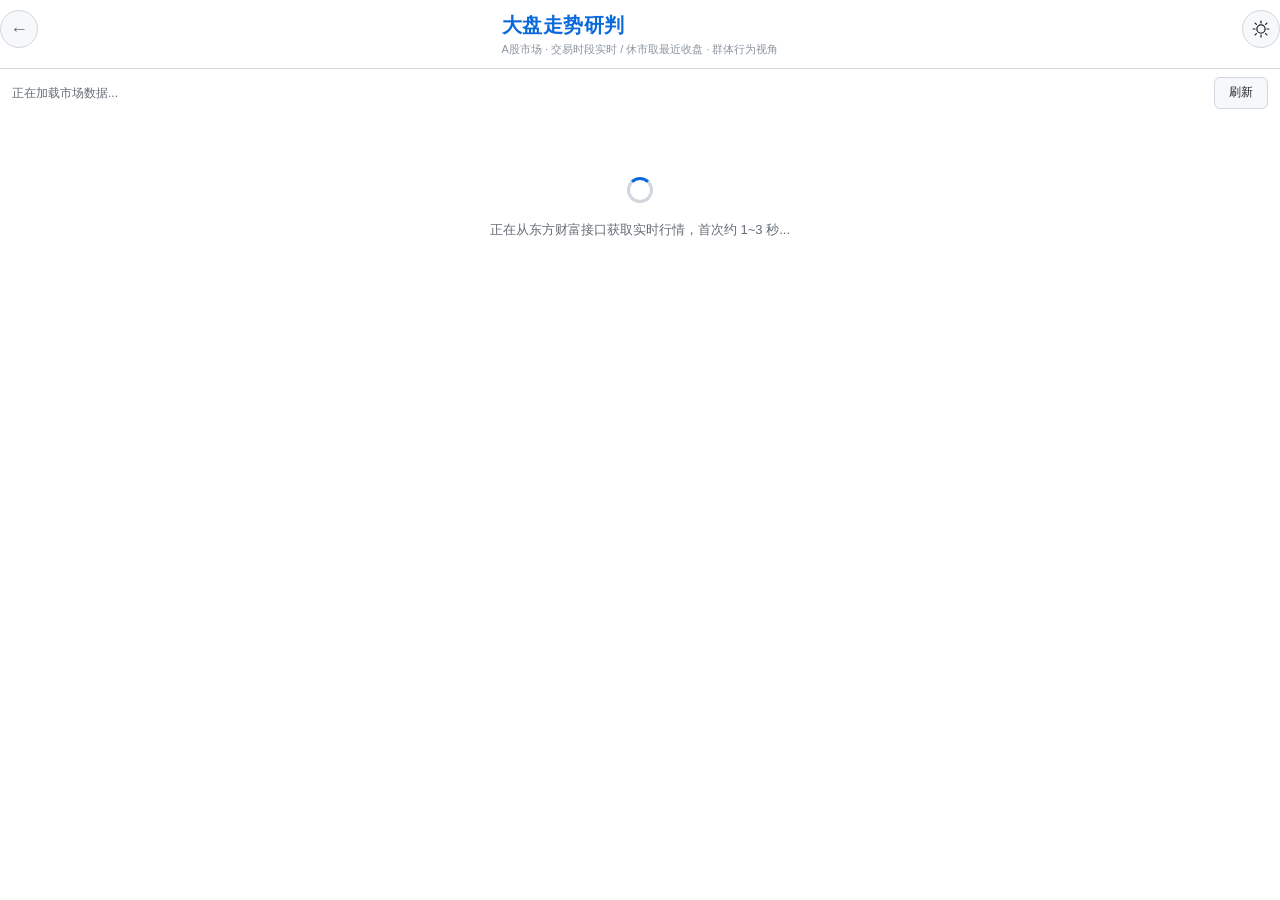
<file: trend.html>
<!DOCTYPE html>
<html lang="zh-CN">
<head>
<meta charset="UTF-8">
<meta name="viewport" content="width=device-width,initial-scale=1,maximum-scale=1,user-scalable=no">
<title>大盘走势研判</title>
<style>
/* ========== 主题（与 roe/moat/risk/macro/lockup 一致） ========== */
:root {
  --bg:#0d1117; --card:#161b22; --border:#30363d; --text:#c9d1d9; --text2:#8b949e; --text3:#6e7681;
  --blue:#58a6ff; --green:#3fb950; --red:#f85149; --yellow:#d29922; --orange:#db6d28;
  --bar-up:#f85149; --bar-dn:#3fb950;
  --font:-apple-system,BlinkMacSystemFont,"Segoe UI",Helvetica,Arial,sans-serif;
  --radius:8px;
}
:root.light {
  --bg:#ffffff; --card:#f6f8fa; --border:#d0d7de; --text:#1f2328; --text2:#656d76; --text3:#8c959f;
  --blue:#0969da; --green:#1a7f37; --red:#cf222e; --yellow:#9a6700; --orange:#bc4c00;
  --bar-up:#cf222e; --bar-dn:#1a7f37;
}
* { margin:0; padding:0; box-sizing:border-box; }
html,body { height:100%; }
body { background:var(--bg); color:var(--text); font-family:var(--font); font-size:15px; line-height:1.5; -webkit-font-smoothing:antialiased; display:flex; flex-direction:column; overflow:hidden; }

.topbar { display:flex; align-items:center; justify-content:center; position:relative; padding:10px 12px; flex:none; border-bottom:1px solid var(--border); }
.topbar .back-btn { position:absolute; left:0; top:10px; width:38px; height:38px; border-radius:50%; border:1px solid var(--border); background:var(--card); color:var(--text2); cursor:pointer; font-size:18px; display:flex; align-items:center; justify-content:center; transition:all .2s; text-decoration:none; }
.topbar .back-btn:hover { border-color:var(--blue); color:var(--blue); }
.topbar h1 { font-size:20px; font-weight:600; color:var(--blue); letter-spacing:.5px; }
.topbar .sub { font-size:11px; color:var(--text3); text-align:center; margin-top:1px; }
.theme-toggle {
  position:absolute; right:0; top:10px;
  width:38px; height:38px; border-radius:50%; border:1px solid var(--border);
  background:var(--card); color:var(--text2); cursor:pointer; font-size:17px;
  display:flex; align-items:center; justify-content:center; transition:all .2s;
}
.theme-toggle:hover { border-color:var(--blue); color:var(--blue); }
.theme-icon { display:inline-block; vertical-align:middle; width:18px; height:18px; }
.theme-icon svg { width:100%; height:100%; }

/* 状态条 */
.bar { display:flex; align-items:center; flex:none; padding:8px 12px; }
.bar .info { flex:1; min-width:0; font-size:12px; color:var(--text2); overflow:hidden; text-overflow:ellipsis; white-space:nowrap; }
.bar .info .fresh { color:var(--green); }
.bar .info .stale { color:var(--yellow); }
.bar .info .err { color:var(--red); }
.bar button { height:32px; padding:0 14px; border-radius:6px; border:1px solid var(--border); background:var(--card); color:var(--text); font-size:12px; cursor:pointer; flex:none; margin-left:8px; }
.bar button:active { border-color:var(--blue); color:var(--blue); }

/* 主滚动区 */
.content { flex:1; min-height:0; overflow-y:auto; -webkit-overflow-scrolling:touch; padding-bottom:24px; }

.card { background:var(--card); border:1px solid var(--border); border-radius:var(--radius); margin:10px 12px; padding:14px; }
.card .sec-tag { font-size:10px; color:var(--text3); letter-spacing:1px; margin-bottom:4px; }
.card h2 { font-size:15px; font-weight:600; color:var(--text); margin-bottom:2px; }
.card .sec-note { font-size:12px; color:var(--text2); line-height:1.7; margin-top:10px; }
.card .src { font-size:11px; color:var(--text3); margin-top:10px; padding-top:8px; border-top:1px dashed var(--border); }

/* 摘要卡 */
.sum-concl { font-size:14px; line-height:1.8; color:var(--text); margin-top:8px; }
.sum-concl b { color:var(--blue); }
.kv-grid { margin-top:12px; }
.kv-row { display:flex; align-items:baseline; padding:6px 0; border-bottom:1px dashed var(--border); }
.kv-row:last-child { border-bottom:none; }
.kv-row .k { width:118px; flex:none; font-size:12px; color:var(--text2); }
.kv-row .v { flex:1; min-width:0; font-size:14px; font-weight:600; color:var(--text); }
.kv-row .v small { font-weight:400; color:var(--text2); font-size:11px; }
.up { color:var(--bar-up); } .dn { color:var(--bar-dn); } .flat { color:var(--text2); }

/* 图表通用 */
.fig-title { font-size:13px; font-weight:600; color:var(--text); margin:12px 0 8px; }
.fig-sub { font-size:11px; color:var(--text3); margin:-6px 0 8px; }

/* 直方图：label + 条 + 数值 */
.hrow { display:flex; align-items:center; margin-bottom:5px; }
.hrow .hlabel { width:58px; flex:none; font-size:11px; color:var(--text2); text-align:right; margin-right:8px; }
.hrow .hwrap { flex:1; min-width:0; height:14px; position:relative; background:transparent; }
.hrow .hbar { position:absolute; left:0; top:1px; height:12px; border-radius:2px; }
.hrow .hval { width:52px; flex:none; font-size:11px; color:var(--text2); text-align:right; font-variant-numeric:tabular-nums; }
.c-lim { background:var(--red); } .c-dlim { background:#238636; } .c-up1 { background:#ff9b94; } .c-up2 { background:#ff7b72; } .c-up3 { background:var(--red); }
.c-flat { background:var(--text3); } .c-dn1 { background:#7ee2a8; } .c-dn2 { background:#4ac97f; } .c-dn3 { background:var(--green); }
:root.light .c-up1 { background:#f0938d; } :root.light .c-up2 { background:#e2544b; } :root.light .c-dlim { background:#116329; } :root.light .c-dn1 { background:#6ecf9a; }

/* 指数对比条：中轴双向 */
.axis-row { margin-bottom:12px; }
.axis-row .axis-name { font-size:12px; color:var(--text2); margin-bottom:4px; }
.axis-row .axis-name b { color:var(--text); font-size:13px; }
.axis-area { position:relative; height:16px; }
.axis-area .midline { position:absolute; left:50%; top:0; bottom:0; width:1px; background:var(--border); }
.axis-area .b { position:absolute; top:2px; height:12px; border-radius:2px; }
.axis-area .b-pos { left:50%; background:var(--bar-up); }
.axis-area .b-neg { right:50%; background:var(--bar-dn); }
.axis-lbl { display:flex; margin-top:2px; }
.axis-lbl .l { width:50%; font-size:11px; color:var(--text3); text-align:right; margin-right:8px; }
.axis-lbl .r { width:50%; font-size:11px; color:var(--text3); text-align:left; margin-left:8px; }

/* 量能比 */
.mrow { display:flex; align-items:center; margin-bottom:10px; }
.mrow .mlabel { width:76px; flex:none; font-size:12px; color:var(--text2); margin-right:8px; }
.mrow .mwrap { flex:1; min-width:0; height:14px; position:relative; background:var(--bg); border-radius:3px; border:1px solid var(--border); }
.mrow .mbar { position:absolute; left:0; top:1px; height:10px; border-radius:2px; background:var(--blue); }
.mrow .mline { position:absolute; top:-3px; bottom:-3px; width:1px; background:var(--yellow); }
.mrow .mval { width:64px; flex:none; font-size:12px; color:var(--text); text-align:right; font-variant-numeric:tabular-nums; }

/* 情绪刻度 */
.gauge { position:relative; height:46px; margin:6px 2px 2px; }
.gauge .track { position:absolute; left:0; right:0; top:18px; height:10px; border-radius:5px; background:var(--bg); border:1px solid var(--border); }
.gauge .fill { position:absolute; left:0; top:19px; height:8px; border-radius:4px; background:var(--blue); }
.gauge .tick { position:absolute; top:14px; width:1px; height:18px; background:var(--text3); }
.gauge .ticklbl { position:absolute; top:34px; font-size:10px; color:var(--text3); }
.gauge .needle { position:absolute; top:2px; width:0; height:0; border-left:5px solid transparent; border-right:5px solid transparent; border-bottom:9px solid var(--red); }
.gauge .needlelbl { position:absolute; top:-2px; font-size:11px; color:var(--red); white-space:nowrap; }
.gauge-read { font-size:12px; color:var(--text2); line-height:1.7; margin-top:2px; }

/* 梯队 */
.lad-grid { display:flex; flex-wrap:wrap; margin-top:6px; }
.lad-item { width:33.3%; padding:8px 10px; border:1px solid var(--border); border-radius:6px; margin:0 0 8px 0; }
.lad-item .n { font-size:18px; font-weight:600; color:var(--red); }
.lad-item .n small { font-size:11px; color:var(--text2); font-weight:400; }
.lad-item .l { font-size:11px; color:var(--text3); margin-top:2px; }

/* 资金脉冲 */
.flow-grid { display:flex; flex-wrap:wrap; margin-top:4px; }
.flow-item { width:50%; padding:8px 10px; margin-bottom:8px; }
.flow-item .n { font-size:16px; font-weight:600; }
.flow-item .l { font-size:11px; color:var(--text3); margin-top:1px; }

/* 偏差热力图 */
.bias-tbl { width:100%; border-collapse:collapse; margin-top:8px; }
.bias-tbl th { font-size:11px; color:var(--text3); font-weight:600; text-align:left; padding:4px 6px; border-bottom:1px solid var(--border); }
.bias-tbl td { font-size:12px; padding:7px 6px; border-bottom:1px dashed var(--border); vertical-align:middle; }
.bias-tbl td.b-name { width:86px; color:var(--text); }
.bias-tbl td.b-name small { display:block; color:var(--text3); font-size:10px; }
.bias-tbl td.b-read { color:var(--text2); font-size:11px; line-height:1.5; }
.bias-tbl td.b-read b { color:var(--text); }
.bias-tbl td.b-cells { width:78px; white-space:nowrap; }
.bcell { display:inline-block; width:12px; height:12px; border-radius:2px; margin-right:3px; background:var(--bg); border:1px solid var(--border); }
.bcell.g1 { background:#2ea04340; border-color:#2ea043; }
.bcell.g2 { background:#3fb95080; border-color:#3fb950; }
.bcell.g3 { background:#d2992280; border-color:#d29922; }
.bcell.g4 { background:#db6d2899; border-color:#db6d28; }
.bcell.g5 { background:#f8514999; border-color:#f85149; }
.bias-tbl td.b-grade { width:44px; text-align:right; font-weight:600; }
.gr1 { color:var(--green); } .gr2 { color:#4ac97f; } .gr3 { color:var(--yellow); } .gr4 { color:var(--orange); } .gr5 { color:var(--red); }

/* 结论带 */
.concl-band { margin:10px 12px; padding:12px 14px; border-radius:var(--radius); border:1px solid var(--border); background:var(--card); }
.concl-band .t { font-size:12px; color:var(--text3); margin-bottom:4px; }
.concl-band .v { font-size:14px; font-weight:600; }

/* 页脚（随内容滚动，不再固定底部） */
.footer { margin:4px 16px 20px; font-size:11px; color:var(--text3); line-height:1.8; background:var(--card); border:1px solid var(--border); border-radius:var(--radius); padding:12px 14px; }
.footer b { color:var(--text2); }

/* 加载/错误 */
.loading { text-align:center; padding:60px 20px; color:var(--text2); font-size:13px; }
.loading .spin { display:inline-block; width:26px; height:26px; border:3px solid var(--border); border-top-color:var(--blue); border-radius:50%; margin-bottom:12px; }
</style>
<link rel="stylesheet" href="assets/css/common.css?v=6.0.0">
<script src="assets/js/common.js?v=6.0.3"></script>
</head>
<body>
  <div class="topbar">
    <a href="PB_PE_ROE_calc.html?tab=note" class="back-btn" title="返回">&larr;</a>
    <button class="theme-toggle" id="themeToggle" onclick="toggleTheme()" title="切换深色模式"><span id="themeIcon" class="theme-icon"></span></button>
    <div>
      <h1>大盘走势研判</h1>
      <div class="sub">A股市场 · 交易时段实时 / 休市取最近收盘 · 群体行为视角</div>
    </div>
  </div>
  <div class="bar">
    <div class="info" id="info">正在加载市场数据...</div>
    <button onclick="manualRefresh()">刷新</button>
  </div>
  <div class="content" id="content">
    <div class="loading"><div><div class="spin"></div><div>正在从东方财富接口获取实时行情，首次约 1~3 秒...</div></div></div>
    <div class="footer" id="footer" style="display:none;">
      <b>口径说明</b>：涨跌分布与涨停/跌停池来自东方财富行情接口（push2/push2ex）；量能比＝两市（上证指数＋深证综指）成交额对各期均量之比；上证主力净流入来自指数资金流接口（当日）；板块主力净流入排名含东财细分行业分类；行为偏差评分为简化规则引擎——各读数按固定区间线性映射到 1~5 分（区间沿用群体心理雷达工程口径，两融/热搜等无公开接口的指标已替换为可得等价读数），仅用于排序风险优先级，不构成量化模型输出。<br>
      <b>免责声明</b>：以上内容基于公开数据计算，仅供参考，不构成投资建议。市场有风险，投资需谨慎。数据可能存在延迟，以交易所官方发布为准。
    </div>
  </div>
<script>
/* ========== 环境检测（与主 HTML 一致，本页数据走 JSONP，双端同路径） ========== */
var _isAndroidApp = (function(){
  try {
    if (typeof window.JSInterface !== 'undefined') return true;
    if (navigator.userAgent.indexOf('StockValuation') >= 0) return true;
    if (localStorage.getItem('_android_app') === '1') return true;
  } catch(e) {}
  return false;
})();

/* ========== 主题切换（与 roe.html 一致） ========== */
function _themeIconSVG(isDark) {
  var fg = isDark ? '#ffffff' : '#161b22';
  var fill = isDark ? '#ffffff' : '#f6f8fa';
  return '<svg viewBox="0 0 24 24" fill="none" xmlns="http://www.w3.org/2000/svg">' +
    '<line x1="12" y1="1.5" x2="12" y2="4" stroke="' + fg + '" stroke-width="1.6" stroke-linecap="round"/>' +
    '<line x1="12" y1="20" x2="12" y2="22.5" stroke="' + fg + '" stroke-width="1.6" stroke-linecap="round"/>' +
    '<line x1="1.5" y1="12" x2="4" y2="12" stroke="' + fg + '" stroke-width="1.6" stroke-linecap="round"/>' +
    '<line x1="20" y1="12" x2="22.5" y2="12" stroke="' + fg + '" stroke-width="1.6" stroke-linecap="round"/>' +
    '<line x1="4.1" y1="4.1" x2="5.9" y2="5.9" stroke="' + fg + '" stroke-width="1.6" stroke-linecap="round"/>' +
    '<line x1="18.1" y1="18.1" x2="19.9" y2="19.9" stroke="' + fg + '" stroke-width="1.6" stroke-linecap="round"/>' +
    '<line x1="4.1" y1="19.9" x2="5.9" y2="18.1" stroke="' + fg + '" stroke-width="1.6" stroke-linecap="round"/>' +
    '<line x1="18.1" y1="5.9" x2="19.9" y2="4.1" stroke="' + fg + '" stroke-width="1.6" stroke-linecap="round"/>' +
    '<circle cx="12" cy="12" r="5.5" stroke="' + fg + '" stroke-width="1.6" fill="none"/>' +
    '<path d="M10.5 7.2a5.5 5.5 0 0 1 0 9.6a4.2 4.2 0 0 0 0-9.6z" fill="' + fill + '"/>' +
    '</svg>';
}
function _updateThemeIcon() {
  var isLight = document.documentElement.classList.contains('light');
  var el = document.getElementById('themeIcon');
  if (el) el.innerHTML = _themeIconSVG(!isLight);
  var btn = document.getElementById('themeToggle');
  if (btn) btn.title = isLight ? '切换深色模式' : '切换浅色模式';
}
function toggleTheme() {
  var root = document.documentElement;
  root.classList.toggle('light');
  var isLight = root.classList.contains('light');
  _updateThemeIcon();
  try { localStorage.setItem('pb_calc_theme', isLight ? 'light' : 'dark'); } catch (e) {}
}
(function initTheme(){
  try {
    var t = localStorage.getItem('pb_calc_theme');
    if (t === 'light') { document.documentElement.classList.add('light'); }
    else if (t === 'dark') { document.documentElement.classList.remove('light'); }
    else if (window.matchMedia && window.matchMedia('(prefers-color-scheme: light)').matches) { document.documentElement.classList.add('light'); }
  } catch(e) {}
  _updateThemeIcon();
})();

/* ========== IndexedDB 简易封装（照 lockup.html 模式） ========== */
var IDB_NAME = 'pb_calc_trend';
var IDB_STORE = 'trend';
var CACHE_KEY = 'snapshot';
function idb() {
  return new Promise(function(res, rej) {
    var r = indexedDB.open(IDB_NAME, 1);
    r.onupgradeneeded = function() { r.result.createObjectStore(IDB_STORE); };
    r.onsuccess = function() { res(r.result); };
    r.onerror = function() { rej(r.error); };
  });
}
/* 测试开关：?_nodb=1 跳过 IndexedDB / ?_mock=1 加载本地 mock_data.js（仅沙箱验证用，生产环境无影响） */
var _noDb = /[?&]_nodb=1/.test(location.search);
var _mock = /[?&]_mock=1/.test(location.search);
function cacheGet() {
  if (_noDb) return Promise.resolve(null);
  return idb().then(function(db) {
    return new Promise(function(res) {
      try {
        var tx = db.transaction(IDB_STORE, 'readonly');
        var rq = tx.objectStore(IDB_STORE).get(CACHE_KEY);
        rq.onsuccess = function() { res(rq.result || null); };
        rq.onerror = function() { res(null); };
      } catch(e) { res(null); }
    });
  }).catch(function() { return null; });
}
function cachePut(data) {
  if (_noDb) return Promise.resolve(false);
  return idb().then(function(db) {
    return new Promise(function(res) {
      try {
        var tx = db.transaction(IDB_STORE, 'readwrite');
        tx.objectStore(IDB_STORE).put({ d: data, ts: Date.now() }, CACHE_KEY);
        tx.oncomplete = function() { res(true); };
        tx.onerror = function() { res(false); };
      } catch(e) { res(false); }
    });
  }).catch(function() { return false; });
}

/* ========== JSONP（script 注入，天然绕过 CORS / file:// 限制，老 WebView 兼容） ========== */
var _cbSeq = 0;
function jsonp(url, timeout) {
  return new Promise(function(resolve, reject) {
    var cbName = '_trendCb' + (++_cbSeq) + '_' + Date.now();
    var script = document.createElement('script');
    var done = false;
    var timer = setTimeout(function() {
      if (done) return; done = true; cleanup();
      reject(new Error('请求超时'));
    }, timeout || 15000);
    function cleanup() {
      clearTimeout(timer);
      try { delete window[cbName]; } catch(e) { window[cbName] = undefined; }
      if (script.parentNode) script.parentNode.removeChild(script);
    }
    window[cbName] = function(data) {
      if (done) return; done = true; cleanup();
      if (data && data.data !== undefined) resolve(data.data);
      else resolve(data);
    };
    script.onerror = function() {
      if (done) return; done = true; cleanup();
      reject(new Error('网络错误'));
    };
    script.src = url + (url.indexOf('?') >= 0 ? '&' : '?') + 'cb=' + cbName + '&_t=' + Date.now();
    (document.head || document.getElementsByTagName('head')[0]).appendChild(script);
  });
}
function retry(fn, times, delayMs) {
  return fn().catch(function(err) {
    if (times > 1) {
      /* 重试退避：等待后再试，避免瞬时被拒后立即再撞一次 */
      return new Promise(function(res) { setTimeout(res, delayMs || 800); })
        .then(function() { return retry(fn, times - 1, (delayMs || 800) * 2); });
    }
    throw err;
  });
}
function delay(ms) { return new Promise(function(res) { setTimeout(res, ms); }); }

/* ========== 数据接口（东方财富，JSONP） ========== */
var EM_UT = '7eea3edcaed734bea9cbfc24409ed989';
function urlUlist() {
  return 'https://push2.eastmoney.com/api/qt/ulist.np/get?fltt=2&invt=2&secids=1.000001,0.399001,0.399006,1.000300,0.399106&fields=f2,f3,f4,f6,f12,f14';
}
function urlDist() {
  return 'https://push2ex.eastmoney.com/getTopicZDFenBu?ut=' + EM_UT + '&dpt=wz.ztzt';
}
function urlZT() {
  return 'https://push2ex.eastmoney.com/getTopicZTPool?ut=' + EM_UT + '&dpt=wz.ztzt&Pageindex=0&pagesize=500&sort=fbt%3Aasc';
}
function urlDT() {
  return 'https://push2ex.eastmoney.com/getTopicDTPool?ut=' + EM_UT + '&dpt=wz.ztzt&Pageindex=0&pagesize=200&sort=fund%3Aasc';
}
function urlKline(secid, lmt) {
  return 'https://push2his.eastmoney.com/api/qt/stock/kline/get?secid=' + secid + '&klt=101&fqt=1&lmt=' + lmt + '&end=20500101&fields1=f1,f2,f3,f4,f5,f6&fields2=f51,f53,f56,f57';
}
function urlFflow() {
  return 'https://push2.eastmoney.com/api/qt/stock/fflow/daykline/get?secid=1.000001&klt=101&lmt=25&fields1=f1,f2,f3,f7&fields2=f51,f52';
}
function urlSec() {
  return 'https://push2.eastmoney.com/api/qt/clist/get?pn=1&pz=100&po=1&np=1&fltt=2&invt=2&fid=f62&fs=m:90+t:2+f:!50&fields=f12,f14,f3,f62';
}

var _busy = false;
function fetchAll() {
  if (_busy) return Promise.resolve(null);
  _busy = true;
  function settle(p) { return p.then(function(v) { return { ok: true, v: v }; }, function(e) { return { ok: false, e: e }; }); }
  /* 分批错峰：核心三件先行，其余延迟 600ms 后再发，降低对接口的瞬时并发压力 */
  var batch1 = {
    idx:    retry(function() { return jsonp(urlUlist()); }, 3),
    dist:   retry(function() { return jsonp(urlDist()); }, 3),
    kSH:    retry(function() { return jsonp(urlKline('1.000001', 260)); }, 3)
  };
  var batch2 = {
    ztp:    retry(function() { return jsonp(urlZT()); }, 2),
    dtp:    retry(function() { return jsonp(urlDT()); }, 2),
    kSZz:   retry(function() { return jsonp(urlKline('0.399106', 130)); }, 2),
    kSzc:   retry(function() { return jsonp(urlKline('0.399001', 61)); }, 2),
    kCyb:   retry(function() { return jsonp(urlKline('0.399006', 61)); }, 2),
    ffl:    retry(function() { return jsonp(urlFflow()); }, 2),
    sec:    retry(function() { return jsonp(urlSec()); }, 2)
  };
  var keys1 = [], keys2 = [];
  for (var k1 in batch1) keys1.push(k1);
  for (var k2 in batch2) keys2.push(k2);
  var pros1 = [];
  for (var i = 0; i < keys1.length; i++) pros1.push(settle(batch1[keys1[i]]));
  var pros2 = delay(600).then(function() {
    var ps = [];
    for (var i = 0; i < keys2.length; i++) ps.push(settle(batch2[keys2[i]]));
    return Promise.all(ps);
  });
  return Promise.all([Promise.all(pros1), pros2]).then(function(batches) {
    _busy = false;
    var out = {}, fails = [];
    var results = batches[0].concat(batches[1]);
    var keys = keys1.concat(keys2);
    for (var i = 0; i < keys.length; i++) {
      if (results[i] && results[i].ok) out[keys[i]] = results[i].v;
      else fails.push(keys[i] + ':' + (results[i] && results[i].e && results[i].e.message || '失败'));
    }
    /* 核心三件：指数行情 / 涨跌分布 / 上证K线 */
    if (!out.idx || !out.dist || !out.kSH) {
      throw new Error('核心数据拉取失败（' + fails.join('; ') + '）');
    }
    out._fails = fails;
    return out;
  }).catch(function(e) {
    _busy = false;
    throw e;
  });
}

/* ========== 计算 ========== */
function num(v) { var n = parseFloat(v); return isNaN(n) ? null : n; }
function mean(arr) {
  if (!arr || !arr.length) return null;
  var s = 0;
  for (var i = 0; i < arr.length; i++) s += arr[i];
  return s / arr.length;
}
function parseKlines(klines) {
  var out = [];
  if (!klines) return out;
  for (var i = 0; i < klines.length; i++) {
    var p = klines[i].split(',');
    if (p.length < 4) continue;
    out.push({ d: p[0], c: num(p[1]), v: num(p[2]), a: num(p[3]) });
  }
  return out;
}
function chgNDay(k, n) {
  if (!k || k.length < n + 1) return null;
  var last = k[k.length - 1].c, base = k[k.length - n - 1].c;
  if (last === null || base === null || !base) return null;
  return last / base - 1;
}
function fmtPct(v, d) { if (v === null || v === undefined) return '--'; return (v * 100).toFixed(d === undefined ? 2 : d) + '%'; }
function fmtYi(v) { if (v === null || v === undefined) return '--'; return (v / 1e8).toFixed(0); }
function fmtYi2(v) { if (v === null || v === undefined) return '--'; return (v / 1e8).toFixed(1); }
function sgnCls(v) { if (v === null || v === undefined) return 'flat'; return v > 0 ? 'up' : (v < 0 ? 'dn' : 'flat'); }
function esc(s) { return String(s === undefined || s === null ? '' : s).replace(/&/g, '&amp;').replace(/</g, '&lt;').replace(/>/g, '&gt;'); }

/* 线性映射 1~5 分（区间沿用群体心理雷达工程口径） */
function sc(v, lo, hi) {
  if (v === null || v === undefined || isNaN(v)) return null;
  var s = 1 + (v - lo) / (hi - lo) * 4;
  return Math.max(1, Math.min(5, Math.round(s)));
}

function compute(d) {
  var m = {};
  /* --- 指数行情 --- */
  m.idx = [];
  var diff = (d.idx && d.idx.diff) || [];
  for (var i = 0; i < diff.length; i++) {
    m.idx.push({ code: diff[i].f12, name: diff[i].f14, price: num(diff[i].f2), chg: num(diff[i].f3), chgA: num(diff[i].f4), amt: num(diff[i].f6) });
  }
  m.sh = null; m.cyb = null; m.szz = null;
  for (var i = 0; i < m.idx.length; i++) {
    if (m.idx[i].code === '000001') m.sh = m.idx[i];
    if (m.idx[i].code === '399006') m.cyb = m.idx[i];
    if (m.idx[i].code === '399106') m.szz = m.idx[i];
  }

  /* --- K 线 --- */
  m.kSH = parseKlines(d.kSH && d.kSH.klines);
  m.kSZz = parseKlines(d.kSZz && d.kSZz.klines);
  m.kSzc = parseKlines(d.kSzc && d.kSzc.klines);
  m.kCyb = parseKlines(d.kCyb && d.kCyb.klines);
  var lastK = m.kSH.length ? m.kSH[m.kSH.length - 1] : null;
  m.dataDate = lastK ? lastK.d : '';

  /* --- 涨跌分布 --- */
  var fm = {};
  var fen = (d.dist && d.dist.fenbu) || [];
  for (var i = 0; i < fen.length; i++) {
    for (var key in fen[i]) { if (fen[i].hasOwnProperty(key)) fm[key] = num(fen[i][key]) || 0; }
  }
  m.dist = fm;
  var up = 0, down = 0, flat = 0, bkUp5 = 0, bkDn5 = 0;
  for (var key in fm) {
    if (!fm.hasOwnProperty(key)) continue;
    var kk = parseInt(key, 10), v = fm[key];
    if (kk > 0) { up += v; if (kk >= 6) bkUp5 += v; }
    else if (kk < 0) { down += v; if (kk <= -6) bkDn5 += v; }
    else flat += v;
  }
  m.up = up; m.down = down; m.flat = flat;
  m.total = up + down + flat;
  m.upPct = m.total ? up / m.total * 100 : null;
  m.bkUp5 = bkUp5; m.bkDn5 = bkDn5; m.bkExtreme = bkUp5 + bkDn5;

  /* --- 涨停 / 跌停池 --- */
  var ztc = (d.ztp && d.ztp.pool) || [];
  m.limitUp = (d.ztp && num(d.ztp.tc)) !== null ? num(d.ztp.tc) : ztc.length;
  var ladder = {}, maxLb = 0, lowPrice = 0;
  for (var i = 0; i < ztc.length; i++) {
    var lb = num(ztc[i].lbc) || 1;
    if (lb > maxLb) maxLb = lb;
    if (lb >= 2) ladder[lb] = (ladder[lb] || 0) + 1;
    var p = num(ztc[i].p);
    if (p !== null && p / 100 < 20) lowPrice++;
  }
  m.ladder = ladder; m.maxLb = maxLb;
  m.ztLowPct = ztc.length ? lowPrice / ztc.length * 100 : null;
  var dtc = (d.dtp && d.dtp.pool) || [];
  m.limitDn = (d.dtp && num(d.dtp.tc)) !== null ? num(d.dtp.tc) : dtc.length;
  var maxDnDays = 0;
  for (var i = 0; i < dtc.length; i++) {
    var dy = num(d.dtp.pool ? dtc[i].days : null) || 0;
    if (dy > maxDnDays) maxDnDays = dy;
  }
  m.maxDnDays = maxDnDays;
  m.updownAsym = m.limitUp !== null && m.limitDn !== null ? m.limitUp - m.limitDn : null;

  /* --- 量能（两市：上证 + 深证综指） --- */
  var amts = [];
  var n = Math.min(m.kSH.length, m.kSZz.length);
  for (var i = 1; i <= n; i++) {
    var a1 = m.kSH[m.kSH.length - i].a, a2 = m.kSZz[m.kSZz.length - i].a;
    if (a1 !== null && a2 !== null) amts.push(a1 + a2);
  }
  amts.reverse();
  m.amts = amts;
  m.todayAmt = amts.length ? amts[amts.length - 1] : null;
  var slice = function(arr, k) { return arr.slice(Math.max(0, arr.length - k)); };
  var ma5 = mean(slice(amts, 5)), ma60 = mean(slice(amts, 60)), ma120 = mean(slice(amts, 120));
  m.ma5 = ma5; m.ma60 = ma60; m.ma120 = ma120;
  m.amtVsMa5 = (m.todayAmt !== null && ma5) ? m.todayAmt / ma5 * 100 : null;
  m.amtVsMa60 = (m.todayAmt !== null && ma60) ? m.todayAmt / ma60 * 100 : null;
  m.amtVsMa120 = (m.todayAmt !== null && ma120) ? m.todayAmt / ma120 * 100 : null;

  /* --- 涨跌幅与 52 周高点 --- */
  m.sh60 = chgNDay(m.kSH, 60);
  m.szc60 = chgNDay(m.kSzc, 60);
  m.cyb60 = chgNDay(m.kCyb, 60);
  var hi52 = null;
  for (var i = 0; i < m.kSH.length; i++) {
    var c = m.kSH[i].c;
    if (c !== null && (hi52 === null || c > hi52)) hi52 = c;
  }
  m.hi52 = hi52;
  m.fromHigh52 = (hi52 && m.sh && m.sh.price !== null) ? m.sh.price / hi52 - 1 : null;

  /* --- 资金脉冲（上证主力，接口仅提供当日） --- */
  var ffl = [];
  var fl = (d.ffl && d.ffl.klines) || [];
  for (var i = 0; i < fl.length; i++) {
    var p = fl[i].split(',');
    if (p.length < 2) continue;
    ffl.push({ d: p[0], main: num(p[1]) });
  }
  m.ffl = ffl;
  m.flowToday = ffl.length ? ffl[ffl.length - 1].main : null;

  /* --- 行业板块当日主力净流入（净流入降序前 100） --- */
  m.sectors = [];
  var secs = (d.sec && d.sec.diff) || [];
  for (var i = 0; i < secs.length; i++) {
    var mv = num(secs[i].f62);
    if (mv === null) continue;
    m.sectors.push({ name: secs[i].f14, chg: num(secs[i].f3), main: mv });
  }

  /* --- 情绪阶段 --- */
  var upP = m.upPct === null ? 0 : m.upPct, a60 = m.amtVsMa60 === null ? 100 : m.amtVsMa60;
  if (upP >= 80) { m.stage = '亢奋'; m.stageRead = '广度极致，情绪过热。'; }
  else if (upP >= 65) {
    if (a60 < 100) { m.stage = '乐观（量能未确认）'; m.stageRead = '广度已到乐观区间，但成交额低于中期均量——热度是结构性的，不是全面的。'; }
    else { m.stage = '乐观'; m.stageRead = '广度扩张且量能配合。'; }
  }
  else if (upP >= 40) { m.stage = '中性'; m.stageRead = '广度中性，多空分歧。'; }
  else if (upP >= 25) { m.stage = '怀疑'; m.stageRead = '广度偏弱，上涨缺乏普涨基础。'; }
  else { m.stage = '冰点'; m.stageRead = '广度极弱，恐慌或极度低迷。'; }

  /* --- 市场状态 --- */
  var todayStr = (function() {
    var dt = new Date();
    var mm = dt.getMonth() + 1, dd = dt.getDate();
    return dt.getFullYear() + '-' + (mm < 10 ? '0' + mm : mm) + '-' + (dd < 10 ? '0' + dd : dd);
  })();
  var hm = (function() {
    var dt = new Date();
    return dt.getHours() * 60 + dt.getMinutes();
  })();
  if (m.dataDate === todayStr) {
    if (hm < 15 * 60) { m.mktStatus = '盘中 · 实时'; m.mktLive = true; }
    else { m.mktStatus = '已收盘'; m.mktLive = false; }
  } else {
    m.mktStatus = '休市 · 最近交易日收盘'; m.mktLive = false;
  }

  return m;
}

/* ========== 偏差规则（简化：每项 1 个核心读数，区间沿用雷达工程） ========== */
function biasRules() {
  return [
    { name: '羊群效应', en: 'Herding', metric: 'upPct', lo: 30, hi: 90, label: '上涨家数占比', fmt: function(v) { return v === null ? '--' : v.toFixed(0) + '%'; } },
    { name: '反身性', en: 'Reflexivity', metric: 'updownAsym', lo: 0, hi: 60, label: '涨停 − 跌停 家数差', fmt: function(v) { return v === null ? '--' : v.toFixed(0) + ' 家'; } },
    { name: '心理账户', en: 'Mental Acct.', metric: 'bkUp5', lo: 0, hi: 1800, label: '涨幅 >5% 家数', fmt: function(v) { return v === null ? '--' : v.toFixed(0) + ' 家'; } },
    { name: '自我归因', en: 'Self-Attribution', metric: 'upPct', lo: 30, hi: 90, label: '上涨家数占比', fmt: function(v) { return v === null ? '--' : v.toFixed(0) + '%'; } },
    { name: '代表性启发', en: 'Representativeness', metric: 'bkExtreme', lo: 0, hi: 200, label: '涨跌幅 >5% 家数合计', fmt: function(v) { return v === null ? '--' : v.toFixed(0) + ' 家'; } },
    { name: '锚定效应', en: 'Anchoring', metric: 'fromHigh52', lo: -25, hi: 0, label: '上证距 52 周高点', fmt: function(v) { return v === null ? '--' : (v * 100).toFixed(1) + '%'; } },
    { name: '处置效应', en: 'Disposition', metric: 'amtVsMa5', lo: 70, hi: 120, label: '成交额 / 5日均量', fmt: function(v) { return v === null ? '--' : v.toFixed(1) + '%'; } },
    { name: '过度自信', en: 'Overconfidence', metric: 'limitUp', lo: 0, hi: 90, label: '涨停家数', fmt: function(v) { return v === null ? '--' : v.toFixed(0) + ' 家'; } },
    { name: '沉没成本', en: 'Sunk Cost', metric: 'amtVsMa60', lo: 60, hi: 130, label: '成交额 / 60日均量', fmt: function(v) { return v === null ? '--' : v.toFixed(1) + '%'; } },
    { name: '损失厌恶', en: 'Prospect Theory', metric: 'cyb60', lo: -30, hi: 0, label: '创业板指 60 日涨跌幅', fmt: function(v) { return v === null ? '--' : (v * 100).toFixed(1) + '%'; } }
  ];
}
function gradeOf(s) {
  if (s === null) return '--';
  return ['', '低', '偏低', '中', '高', '极高'][s];
}
function scoreBiases(m) {
  var rules = biasRules(), out = [], scores = [];
  for (var i = 0; i < rules.length; i++) {
    var r = rules[i];
    var v = m[r.metric];
    var s = sc(v, r.lo, r.hi);
    if (s !== null) scores.push(s);
    out.push({ r: r, v: v, s: s });
  }
  var avg = scores.length ? Math.round(scores.reduce(function(a, b) { return a + b; }, 0) / scores.length) : null;
  return { rows: out, avg: avg };
}

/* ========== 渲染 ========== */
function setStatus(msg, cls) {
  var el = document.getElementById('info');
  el.innerHTML = msg;
  el.className = 'info' + (cls ? ' ' + cls : '');
}
function timeStr(ts) {
  var dt = ts ? new Date(ts) : new Date();
  var hh = dt.getHours(), mm = dt.getMinutes(), ss = dt.getSeconds();
  return (hh < 10 ? '0' + hh : hh) + ':' + (mm < 10 ? '0' + mm : mm) + ':' + (ss < 10 ? '0' + ss : ss);
}

function renderDist(m) {
  var fm = m.dist;
  var maxV = 1;
  var rows = [
    { k: ['11'], label: '涨停', cls: 'c-lim' },
    { k: ['10', '9', '8'], label: '涨 7~10%', cls: 'c-up3' },
    { k: ['7', '6'], label: '涨 5~7%', cls: 'c-up2' },
    { k: ['5', '4', '3'], label: '涨 2~5%', cls: 'c-up2' },
    { k: ['2', '1'], label: '涨 0~2%', cls: 'c-up1' },
    { k: ['0'], label: '平盘', cls: 'c-flat' },
    { k: ['-1', '-2'], label: '跌 0~2%', cls: 'c-dn1' },
    { k: ['-3', '-4', '-5'], label: '跌 2~5%', cls: 'c-dn2' },
    { k: ['-6', '-7'], label: '跌 5~7%', cls: 'c-dn2' },
    { k: ['-8', '-9', '-10'], label: '跌 7~10%', cls: 'c-dn3' },
    { k: ['-11'], label: '跌停', cls: 'c-dlim' }
  ];
  var html = '';
  for (var i = 0; i < rows.length; i++) {
    var v = 0;
    for (var j = 0; j < rows[i].k.length; j++) v += fm[rows[i].k[j]] || 0;
    rows[i].v = v;
    if (v > maxV) maxV = v;
  }
  for (var i = 0; i < rows.length; i++) {
    var w = Math.round(rows[i].v / maxV * 100);
    html += '<div class="hrow"><div class="hlabel">' + rows[i].label + '</div>' +
      '<div class="hwrap"><div class="hbar ' + rows[i].cls + '" style="width:' + w + '%;"></div></div>' +
      '<div class="hval">' + rows[i].v + '</div></div>';
  }
  return html;
}

function renderIdx(m) {
  var defs = [
    { code: '000001', name: '上证指数', chg: m.sh ? m.sh.chg : null, c60: m.sh60 },
    { code: '399001', name: '深证成指', chg: null, c60: m.szc60 },
    { code: '399006', name: '创业板指', chg: m.cyb ? m.cyb.chg : null, c60: m.cyb60 }
  ];
  for (var i = 0; i < m.idx.length; i++) {
    for (var j = 0; j < defs.length; j++) {
      if (m.idx[i].code === defs[j].code) { defs[j].chg = m.idx[i].chg; defs[j].price = m.idx[i].price; }
    }
  }
  var maxAbs = 1;
  for (var j = 0; j < defs.length; j++) {
    var a = Math.abs((defs[j].chg || 0)), b = Math.abs((defs[j].c60 || 0) * 100);
    if (a > maxAbs) maxAbs = a; if (b > maxAbs) maxAbs = b;
  }
  var html = '';
  for (var j = 0; j < defs.length; j++) {
    var d = defs[j];
    var w1 = Math.round(Math.abs((d.chg || 0)) / maxAbs * 50);
    var w2 = Math.round(Math.abs((d.c60 || 0) * 100) / maxAbs * 50);
    var chgTxt = d.chg === null || d.chg === undefined ? '--' : d.chg.toFixed(2) + '%';
    html += '<div class="axis-row"><div class="axis-name"><b>' + d.name + '</b> · ' +
      (d.price !== undefined && d.price !== null ? d.price.toFixed(2) + ' ' : '') +
      '<span class="' + sgnCls(d.chg) + '">' + chgTxt + '</span></div>' +
      '<div class="axis-area"><div class="midline"></div>' +
      (d.chg !== null && d.chg > 0 ? '<div class="b b-pos" style="width:' + w1 + '%;"></div>' : '') +
      (d.chg !== null && d.chg < 0 ? '<div class="b b-neg" style="width:' + w1 + '%;"></div>' : '') +
      '</div>' +
      '<div class="axis-area"><div class="midline"></div>' +
      (d.c60 !== null && d.c60 > 0 ? '<div class="b b-pos" style="width:' + w2 + '%;"></div>' : '') +
      (d.c60 !== null && d.c60 < 0 ? '<div class="b b-neg" style="width:' + w2 + '%;"></div>' : '') +
      '</div>' +
      '<div class="axis-lbl"><div class="l">当日 ' + chgTxt + '</div><div class="r">60 日 ' + fmtPct(d.c60, 2) + '</div></div></div>';
  }
  return html;
}

function renderVol(m) {
  var rows = [
    { label: '5 日均量', v: m.amtVsMa5 },
    { label: '60 日均量', v: m.amtVsMa60 },
    { label: '120 日均量', v: m.amtVsMa120 }
  ];
  var html = '';
  for (var i = 0; i < rows.length; i++) {
    var r = rows[i];
    var w = r.v === null ? 0 : Math.min(100, Math.round(r.v / 140 * 100));
    var lineL = Math.round(100 / 140 * 100);
    html += '<div class="mrow"><div class="mlabel">' + r.label + '</div>' +
      '<div class="mwrap"><div class="mbar" style="width:' + w + '%;"></div><div class="mline" style="left:' + lineL + '%;"></div></div>' +
      '<div class="mval">' + (r.v === null ? '--' : r.v.toFixed(1) + '%') + '</div></div>';
  }
  return html;
}

function renderGauge(m) {
  var p = m.upPct === null ? 0 : Math.min(100, Math.max(0, m.upPct));
  var ticks = [25, 40, 65, 80];
  var html = '<div class="gauge"><div class="track"></div><div class="fill" style="width:' + p + '%;"></div>';
  for (var i = 0; i < ticks.length; i++) {
    html += '<div class="tick" style="left:' + ticks[i] + '%;"></div>' +
      '<div class="ticklbl" style="left:' + (ticks[i] - 2) + '%;">' + ticks[i] + '</div>';
  }
  var nl = Math.max(1, Math.min(96, p - 5));
  html += '<div class="needle" style="left:' + nl + '%;"></div>' +
    '<div class="needlelbl" style="left:' + Math.min(70, nl + 8) + '%;">' + (m.upPct === null ? '--' : m.upPct.toFixed(0) + '%') + '</div></div>';
  return html;
}

function renderLadder(m) {
  var items = [
    { n: m.limitUp === null ? '--' : m.limitUp, l: '涨停家数' },
    { n: m.limitDn === null ? '--' : m.limitDn, l: '跌停家数' },
    { n: m.maxLb || 0, l: '最高连板高度' }
  ];
  var html = '<div class="lad-grid">';
  for (var i = 0; i < items.length; i++) {
    html += '<div class="lad-item"><div class="n">' + items[i].n + '<small> ' + (i === 2 ? '板' : ' 家') + '</small></div><div class="l">' + items[i].l + '</div></div>';
  }
  /* 梯队分布（2 板及以上） */
  var keys = [];
  for (var k in m.ladder) if (m.ladder.hasOwnProperty(k)) keys.push(parseInt(k, 10));
  keys.sort(function(a, b) { return b - a; });
  if (keys.length) {
    var maxV = 1;
    for (var i = 0; i < keys.length; i++) if (m.ladder[keys[i]] > maxV) maxV = m.ladder[keys[i]];
    html += '</div><div class="fig-title" style="margin-top:6px;">连板梯队（2 板及以上）</div>';
    for (var i = 0; i < keys.length; i++) {
      var w = Math.round(m.ladder[keys[i]] / maxV * 100);
      html += '<div class="hrow"><div class="hlabel">' + keys[i] + ' 板</div>' +
        '<div class="hwrap"><div class="hbar c-lim" style="width:' + w + '%;"></div></div>' +
        '<div class="hval">' + m.ladder[keys[i]] + ' 只</div></div>';
    }
  } else {
    html += '</div><div class="sec-note">当前无 2 板及以上连板（梯队扁平）。</div>';
  }
  if (m.ztLowPct !== null) {
    html += '<div class="sec-note">涨停股中低价股（&lt;20 元）占比 <b>' + m.ztLowPct.toFixed(0) + '%</b>' +
      (m.maxDnDays ? ' · 连续跌停最大天数 <b>' + m.maxDnDays + ' 天</b>' : '') + '</div>';
  }
  return html;
}

function renderFlow(m) {
  var html = '';
  var v = m.flowToday;
  html += '<div class="flow-grid"><div class="flow-item" style="width:100%;"><div class="n ' + sgnCls(v) + '">' +
    (v === null ? '--' : (v > 0 ? '+' : '') + fmtYi2(v) + ' 亿') + '</div><div class="l">上证指数当日主力净流入</div></div></div>';
  if (m.sectors.length) {
    var maxV = 1;
    for (var i = 0; i < Math.min(10, m.sectors.length); i++) {
      if (Math.abs(m.sectors[i].main) > maxV) maxV = Math.abs(m.sectors[i].main);
    }
    html += '<div class="fig-title">行业板块当日主力净流入 TOP10</div>';
    for (var i = 0; i < Math.min(10, m.sectors.length); i++) {
      var s = m.sectors[i];
      var w = Math.round(Math.abs(s.main) / maxV * 100);
      html += '<div class="hrow"><div class="hlabel" style="width:78px;">' + esc(s.name) + '</div>' +
        '<div class="hwrap"><div class="hbar ' + (s.main >= 0 ? 'c-up3' : 'c-dn3') + '" style="width:' + w + '%;"></div></div>' +
        '<div class="hval" style="width:76px;">' + (s.main > 0 ? '+' : '') + fmtYi2(s.main) + '亿</div></div>';
    }
  }
  return html;
}

function renderBias(m) {
  var res = scoreBiases(m);
  var html = '<table class="bias-tbl"><tr><th>行为偏差</th><th>核心读数（依据）</th><th>暴露刻度</th><th>等级</th></tr>';
  for (var i = 0; i < res.rows.length; i++) {
    var row = res.rows[i];
    var cells = '';
    for (var s = 1; s <= 5; s++) cells += '<span class="bcell' + (row.s === s ? ' g' + s : '') + '"></span>';
    html += '<tr><td class="b-name">' + row.r.name + '<small>' + row.r.en + '</small></td>' +
      '<td class="b-read"><b>' + row.r.fmt(row.v) + '</b> ' + row.r.label + '</td>' +
      '<td class="b-cells">' + cells + '</td>' +
      '<td class="b-grade gr' + (row.s === null ? '' : row.s) + '">' + gradeOf(row.s) + '</td></tr>';
  }
  html += '</table>';
  html += '<div class="concl-band"><div class="t">十类偏差综合读数</div><div class="v gr' + (res.avg === null ? '' : res.avg) + '">' +
    (res.avg === null ? '--' : res.avg + ' / 5（' + gradeOf(res.avg) + '）') + '</div></div>';
  html += '<div class="sec-note">刻度：1 无异常 → 5 极值。各读数按固定区间线性映射（区间沿用「群体心理雷达」工程口径；两融、热搜、主线板块估值分位等无公开接口的指标已替换为可得等价读数），用于排序风险优先级，不构成量化模型输出。</div>';
  return html;
}

function renderSummary(m) {
  var lu = m.limitUp === null ? '--' : m.limitUp, ld = m.limitDn === null ? '--' : m.limitDn;
  var volWord = m.amtVsMa60 === null ? '' : (m.amtVsMa60 >= 110 ? '放量' : (m.amtVsMa60 >= 90 ? '平量' : '缩量'));
  var flowTxt = m.flowToday === null ? '数据缺失' :
    (m.flowToday > 0 ? '净流入 ' + fmtYi2(m.flowToday) + ' 亿' : '净流出 ' + fmtYi2(Math.abs(m.flowToday)) + ' 亿');
  var html = '<div class="sum-concl">上涨 <b>' + m.up + '</b> 家（占比 <b>' + (m.upPct === null ? '--' : m.upPct.toFixed(0) + '%') + '</b>）、下跌 ' + m.down + ' 家；涨停 <b>' + lu + '</b> 家对跌停 <b>' + ld + '</b> 家' +
    (m.maxLb ? '，最高连板 ' + m.maxLb + ' 板' : '') + '；两市成交 <b>' + (m.todayAmt === null ? '--' : fmtYi(m.todayAmt)) + '</b> 亿元' +
    (m.amtVsMa60 === null ? '' : '，为 60 日均量的 ' + m.amtVsMa60.toFixed(1) + '%（' + volWord + '）') + '；上证主力当日' + flowTxt + '。情绪定位：<b>' + m.stage + '</b>——' + m.stageRead + '</div>';
  var kv = [
    { k: '上涨家数占比', v: (m.upPct === null ? '--' : m.upPct.toFixed(0) + '%') + ' <small>(' + m.up + ' 涨 / ' + m.down + ' 跌 / ' + m.flat + ' 平)</small>' },
    { k: '涨停 : 跌停', v: lu + ' : ' + ld + ' <small>' + (m.updownAsym === null ? '' : (m.updownAsym > 0 ? '极端偏多' : (m.updownAsym < 0 ? '极端偏空' : '对称'))) + '</small>' },
    { k: '成交额 / 60日均量', v: m.amtVsMa60 === null ? '--' : m.amtVsMa60.toFixed(1) + '% <small>两市 ' + (m.todayAmt === null ? '--' : fmtYi(m.todayAmt)) + ' 亿元</small>' },
    { k: '主力当日净流入', v: m.flowToday === null ? '--' : '<span class="' + sgnCls(m.flowToday) + '">' + (m.flowToday > 0 ? '+' : '') + fmtYi2(m.flowToday) + ' 亿</span> <small>上证口径</small>' }
  ];
  html += '<div class="kv-grid">';
  for (var i = 0; i < kv.length; i++) {
    html += '<div class="kv-row"><div class="k">' + kv[i].k + '</div><div class="v">' + kv[i].v + '</div></div>';
  }
  html += '</div>';
  return html;
}

function render(d, ts) {
  var m = compute(d);
  var c = document.getElementById('content');
  var warns = (d._fails && d._fails.length) ? '<div class="sec-note" style="color:var(--yellow);">部分数据缺失：' + esc(d._fails.join('；')) + '，对应区块可能不完整。</div>' : '';
  var html = '' +
    '<div class="card"><div class="sec-tag">SUMMARY</div><h2>一句话结论</h2>' + renderSummary(m) + warns + '</div>' +

    '<div class="card"><div class="sec-tag">FIG 01</div><h2>全市场涨跌幅分布</h2>' +
    '<div class="fig-sub">沪深 A 股 · ' + m.dataDate + ' · 单位：家</div>' + renderDist(m) +
    '<div class="sec-note">分布取自东方财富涨跌统计接口。涨停 / 跌停档为封板家数口径。</div></div>' +

    '<div class="card"><div class="sec-tag">FIG 02</div><h2>三大指数：当日 vs 60 日</h2>' +
    '<div class="fig-sub">单位：% · 上条＝当日涨跌幅，下条＝60 日涨跌幅</div>' + renderIdx(m) +
    '<div class="sec-note">单日反弹与中期回撤并置：反弹幅度与回撤幅度是否匹配，是判断行情性质的直观标尺。</div></div>' +

    '<div class="card"><div class="sec-tag">FIG 03</div><h2>量能：成交额相对各期均量</h2>' +
    '<div class="fig-sub">单位：% · 黄色虚线＝100%（等于该期均量）· 两市合计口径</div>' + renderVol(m) +
    '<div class="sec-note">低于 100% 意味着当日成交额不及该期平均——量能是普涨行情最薄弱的一环。</div></div>' +

    '<div class="card"><div class="sec-tag">FIG 04</div><h2>情绪刻度与阶段定位</h2>' +
    '<div class="fig-sub">以「上涨家数占比」为广度连续刻度 · 分界 25 / 40 / 65 / 80</div>' + renderGauge(m) +
    '<div class="gauge-read">当前定位：<b>' + m.stage + '</b>。' + m.stageRead + '</div></div>' +

    '<div class="card"><div class="sec-tag">FIG 05</div><h2>涨停梯队与情绪结构</h2>' + renderLadder(m) +
    '<div class="sec-note">梯队越扁、跌停越少，说明情绪退潮尚未开始，但也缺少承接高度。</div></div>' +

    '<div class="card"><div class="sec-tag">FIG 06</div><h2>资金流向：主力净流入</h2>' + renderFlow(m) +
    '<div class="sec-note">上证主力净流入来自指数资金流接口（当前仅提供当日读数）；板块排名含东财细分行业分类。当日流入集中度是判断主线拥挤度的重要标尺。</div></div>' +

    '<div class="card"><div class="sec-tag">FIG 07</div><h2>行为偏差热力图（简化版）</h2>' + renderBias(m) + '</div>';
  /* 口径说明页脚：渲染前先摘出，重写后追加到内容末尾（随内容一起滚动） */
  var footer = document.getElementById('footer');
  if (footer && footer.parentNode) footer.parentNode.removeChild(footer);
  c.innerHTML = html;
  if (footer) { footer.style.display = 'block'; c.appendChild(footer); }
  /* 状态条 */
  var live = m.mktLive ? ' <span class="fresh">盘中实时</span>' : '';
  setStatus('数据日 <b>' + m.dataDate + '</b> · ' + esc(m.mktStatus) + ' · 生成于 ' + timeStr(ts) + live, ts ? 'fresh' : 'stale');
}

/* ========== 主流程：缓存秒开 + 后台刷新（SWR 思路） ========== */
var _renderedTs = 0;
function boot() {
  if (_mock) {
    var s = document.createElement('script');
    s.src = 'mock_data.js';
    s.onload = function() {
      if (!window.__TREND_MOCK) { setStatus('MOCK 未定义', 'err'); return; }
      try { render(window.__TREND_MOCK, Date.now()); }
      catch (e) { setStatus('RENDER_ERR: ' + (e && e.message) + ' | ' + String(e && e.stack || '').split(String.fromCharCode(10)).slice(0, 2).join(' <- '), 'err'); }
    };
    s.onerror = function() { setStatus('mock 数据加载失败', 'err'); };
    document.head.appendChild(s);
    return;
  }
  cacheGet().then(function(cached) {
    if (cached && cached.d && cached.d.idx) {
      render(cached.d, cached.ts);
      _renderedTs = cached.ts || 0;
      setStatus('数据日 <b>' + (compute(cached.d).dataDate) + '</b> · ' + esc(compute(cached.d).mktStatus) + ' · ' + timeStr(cached.ts) + ' · 后台刷新中...', 'stale');
      fetchAll().then(function(d) {
        render(d, Date.now());
        cachePut(d);
      }).catch(function() {
        setStatus('数据日 <b>' + (compute(cached.d).dataDate) + '</b> · 刷新失败，显示缓存', 'stale');
      });
    } else {
      fetchAll().then(function(d) {
        render(d, Date.now());
        cachePut(d);
      }).catch(function(err) {
        setStatus('加载失败：' + (err && err.message ? err.message : '网络异常') + '，多为网络波动或接口临时限流，稍等片刻点「刷新」重试', 'err');
        document.getElementById('content').innerHTML =
          '<div class="loading"><div>市场数据拉取失败<br><small style="color:var(--text3);">' + esc(err && err.message || '') + '<br>多为网络波动或行情接口临时限流（通常几分钟后恢复）<br>稍等片刻后点击下方按钮重试</small><br><br>' +
          '<button onclick="manualRefresh()" style="height:38px;padding:0 20px;border-radius:8px;border:1px solid var(--blue);background:var(--blue);color:#fff;font-size:13px;cursor:pointer;">重试</button></div></div>';
      });
    }
  });
}
function manualRefresh() {
  if (_busy) return;
  setStatus('正在刷新...', 'stale');
  fetchAll().then(function(d) {
    render(d, Date.now());
    cachePut(d);
  }).catch(function(err) {
    if (_renderedTs) {
      setStatus('刷新失败：' + (err && err.message ? err.message : '网络异常') + '，继续显示当前内容', 'stale');
    } else {
      setStatus('加载失败：' + (err && err.message ? err.message : '网络异常'), 'err');
    }
  });
}

boot();
</script>
</body>
</html>
</file>
<file: assets/css/common.css>
/* common.css — v6.0.0 公共样式（诊断日志弹窗等公共 UI） */
#pbcDiagOverlay { font-family: -apple-system, BlinkMacSystemFont, "Segoe UI", "PingFang SC", "Microsoft YaHei", sans-serif; }
#pbcDiagList { color: #444; }
#pbcDiagList::-webkit-scrollbar { width: 4px; }
#pbcDiagList::-webkit-scrollbar-thumb { background: #ccc; border-radius: 2px; }
</file>
